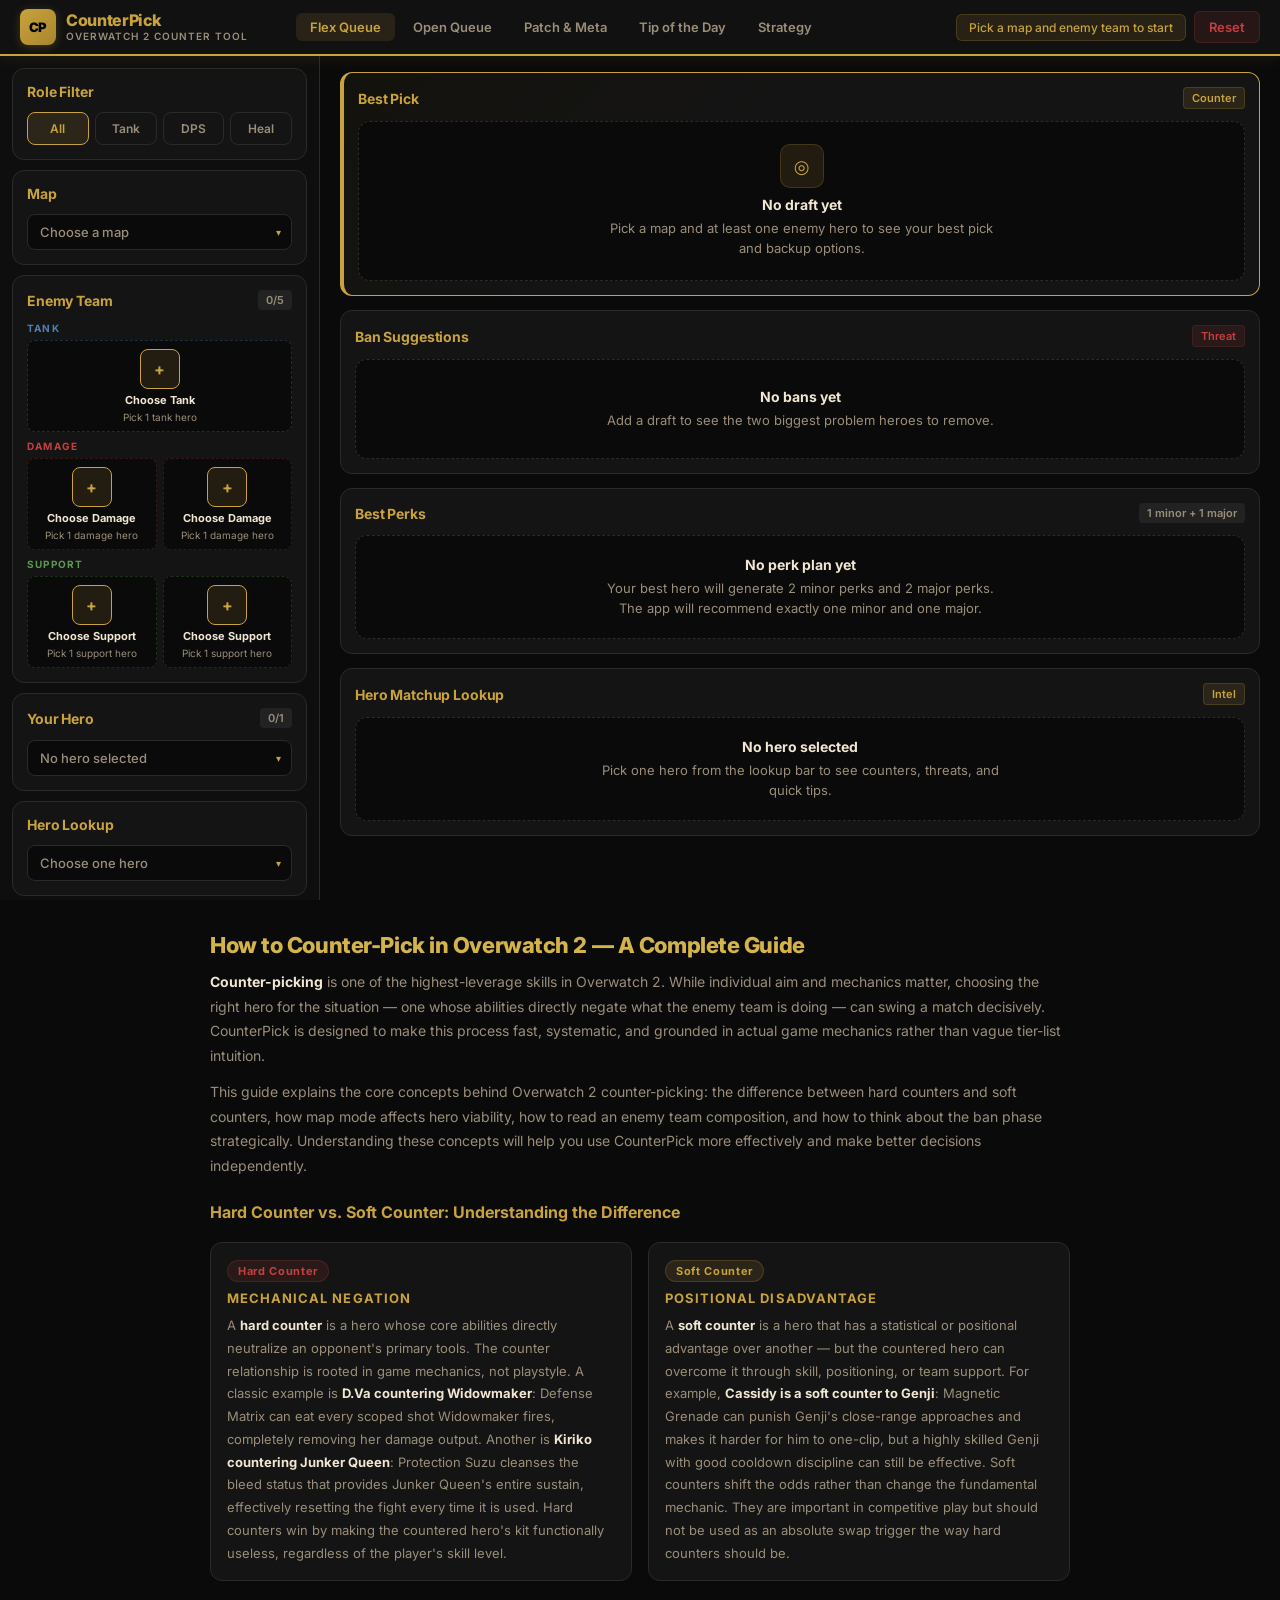
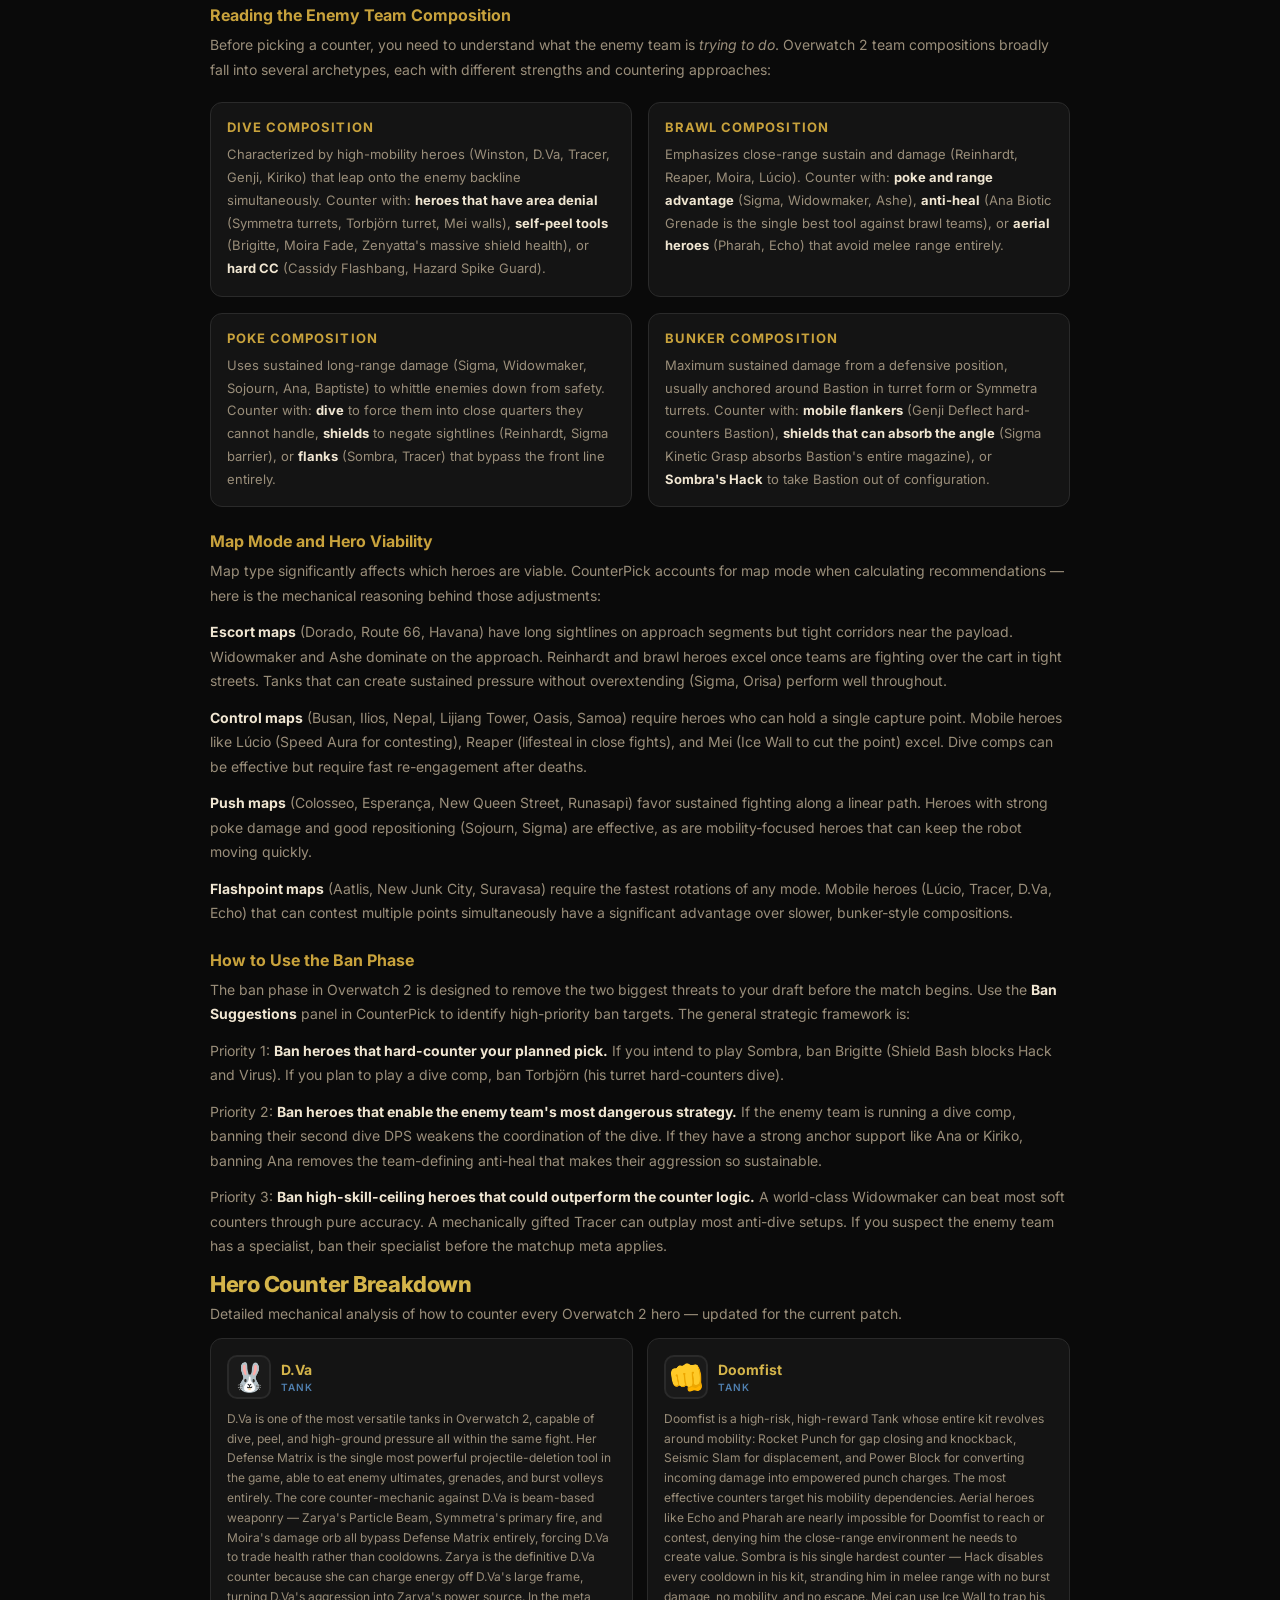
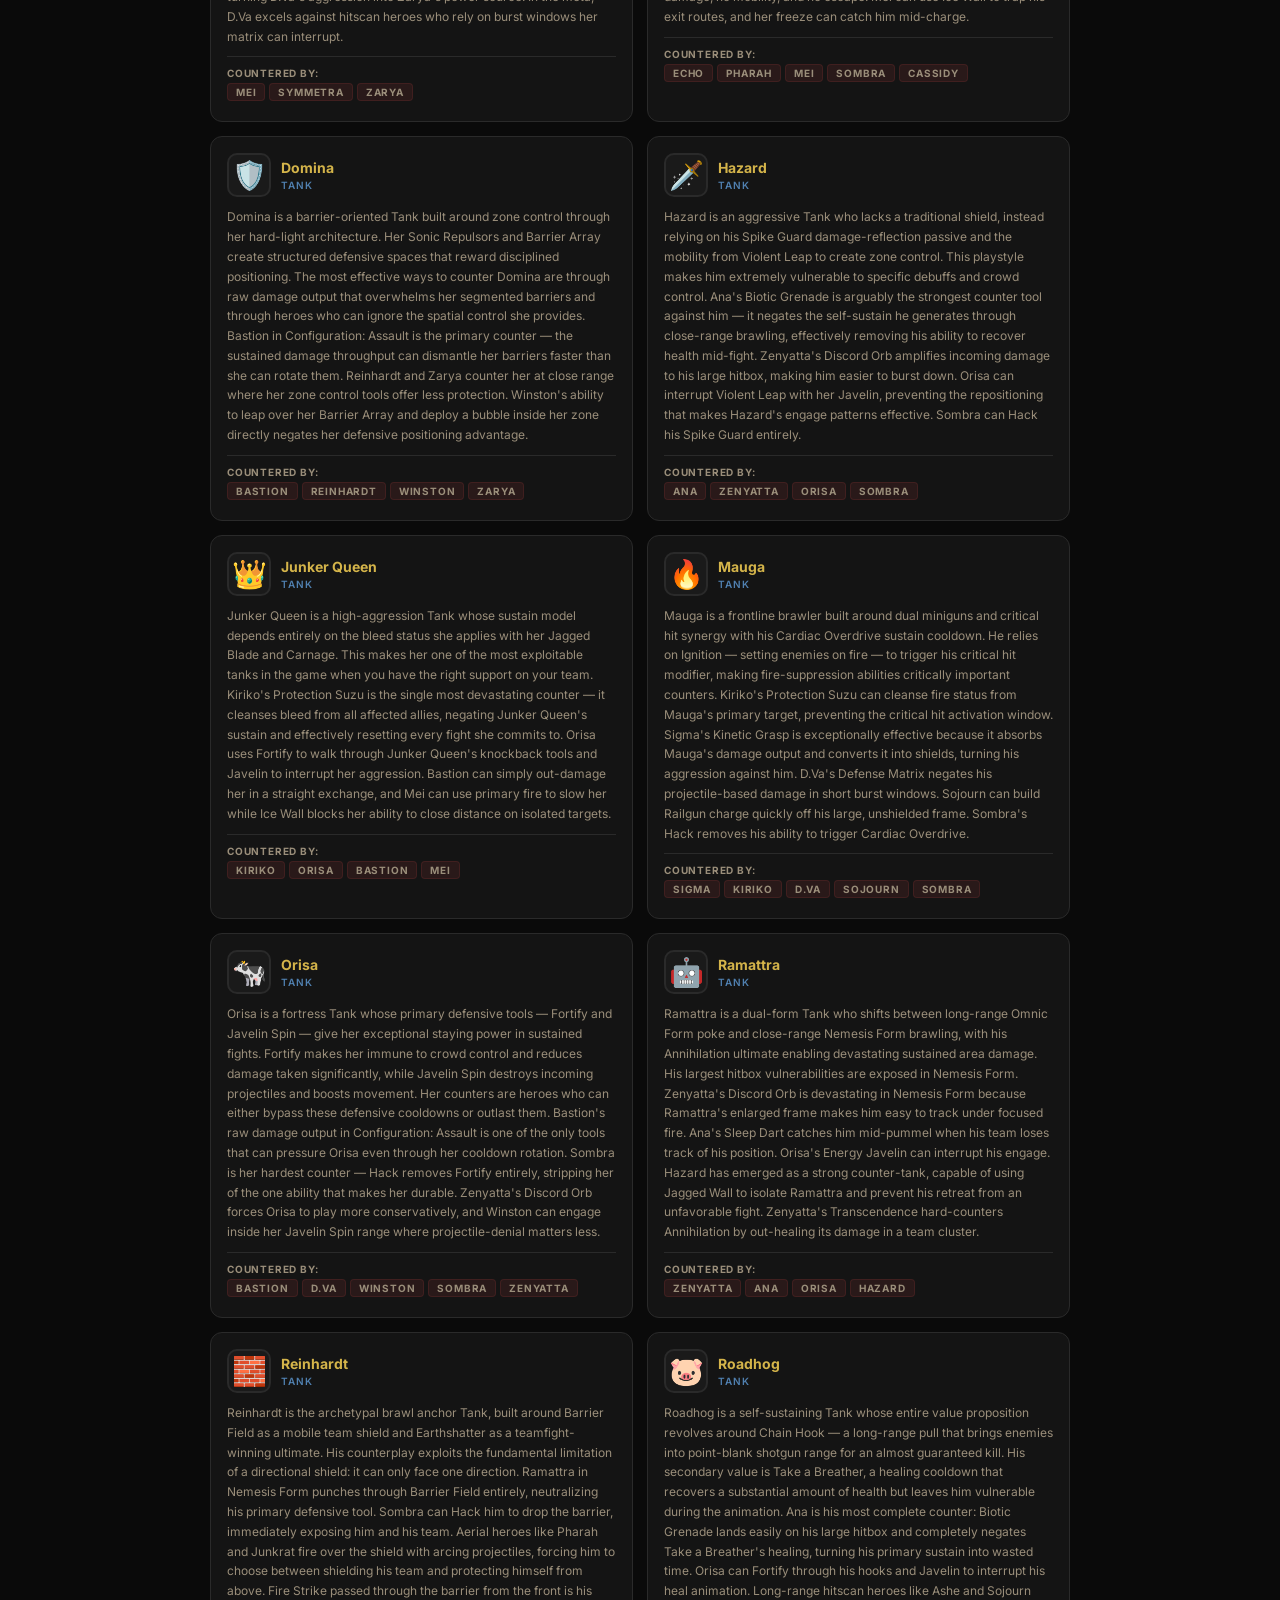
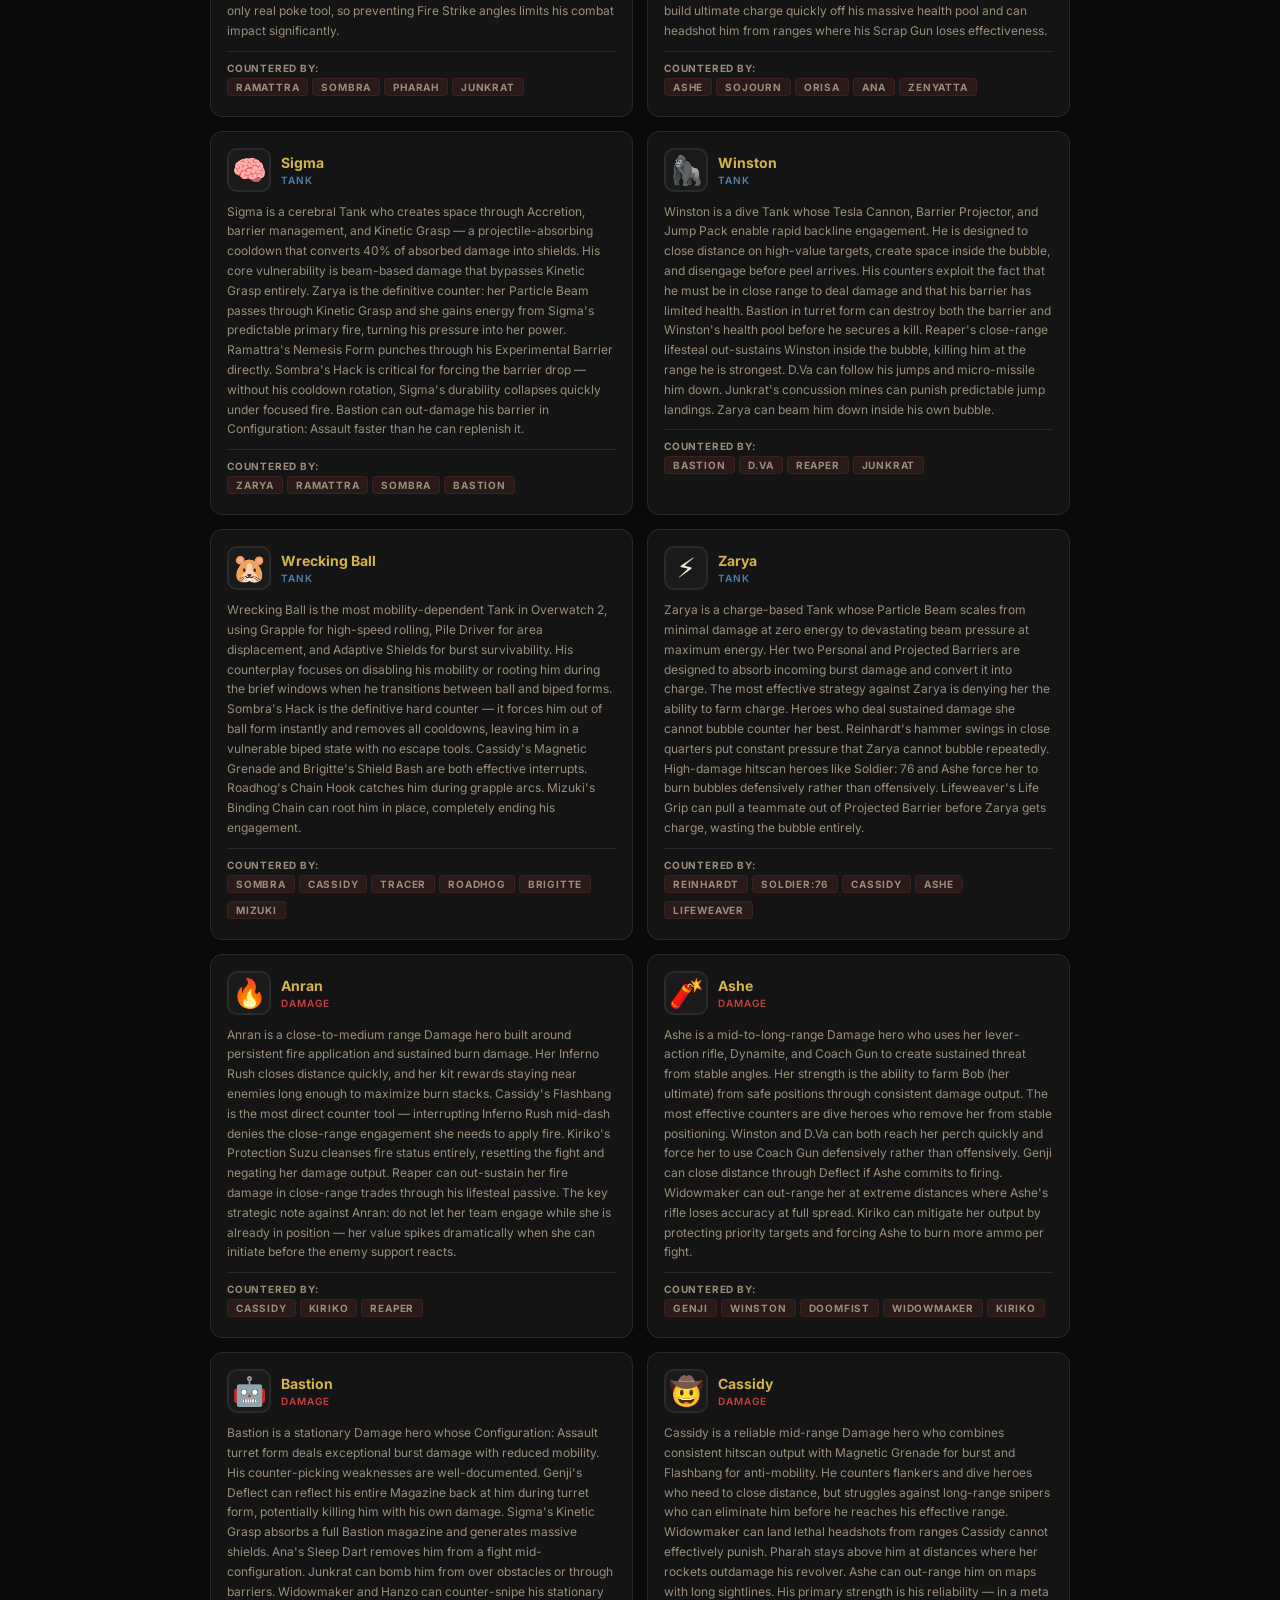
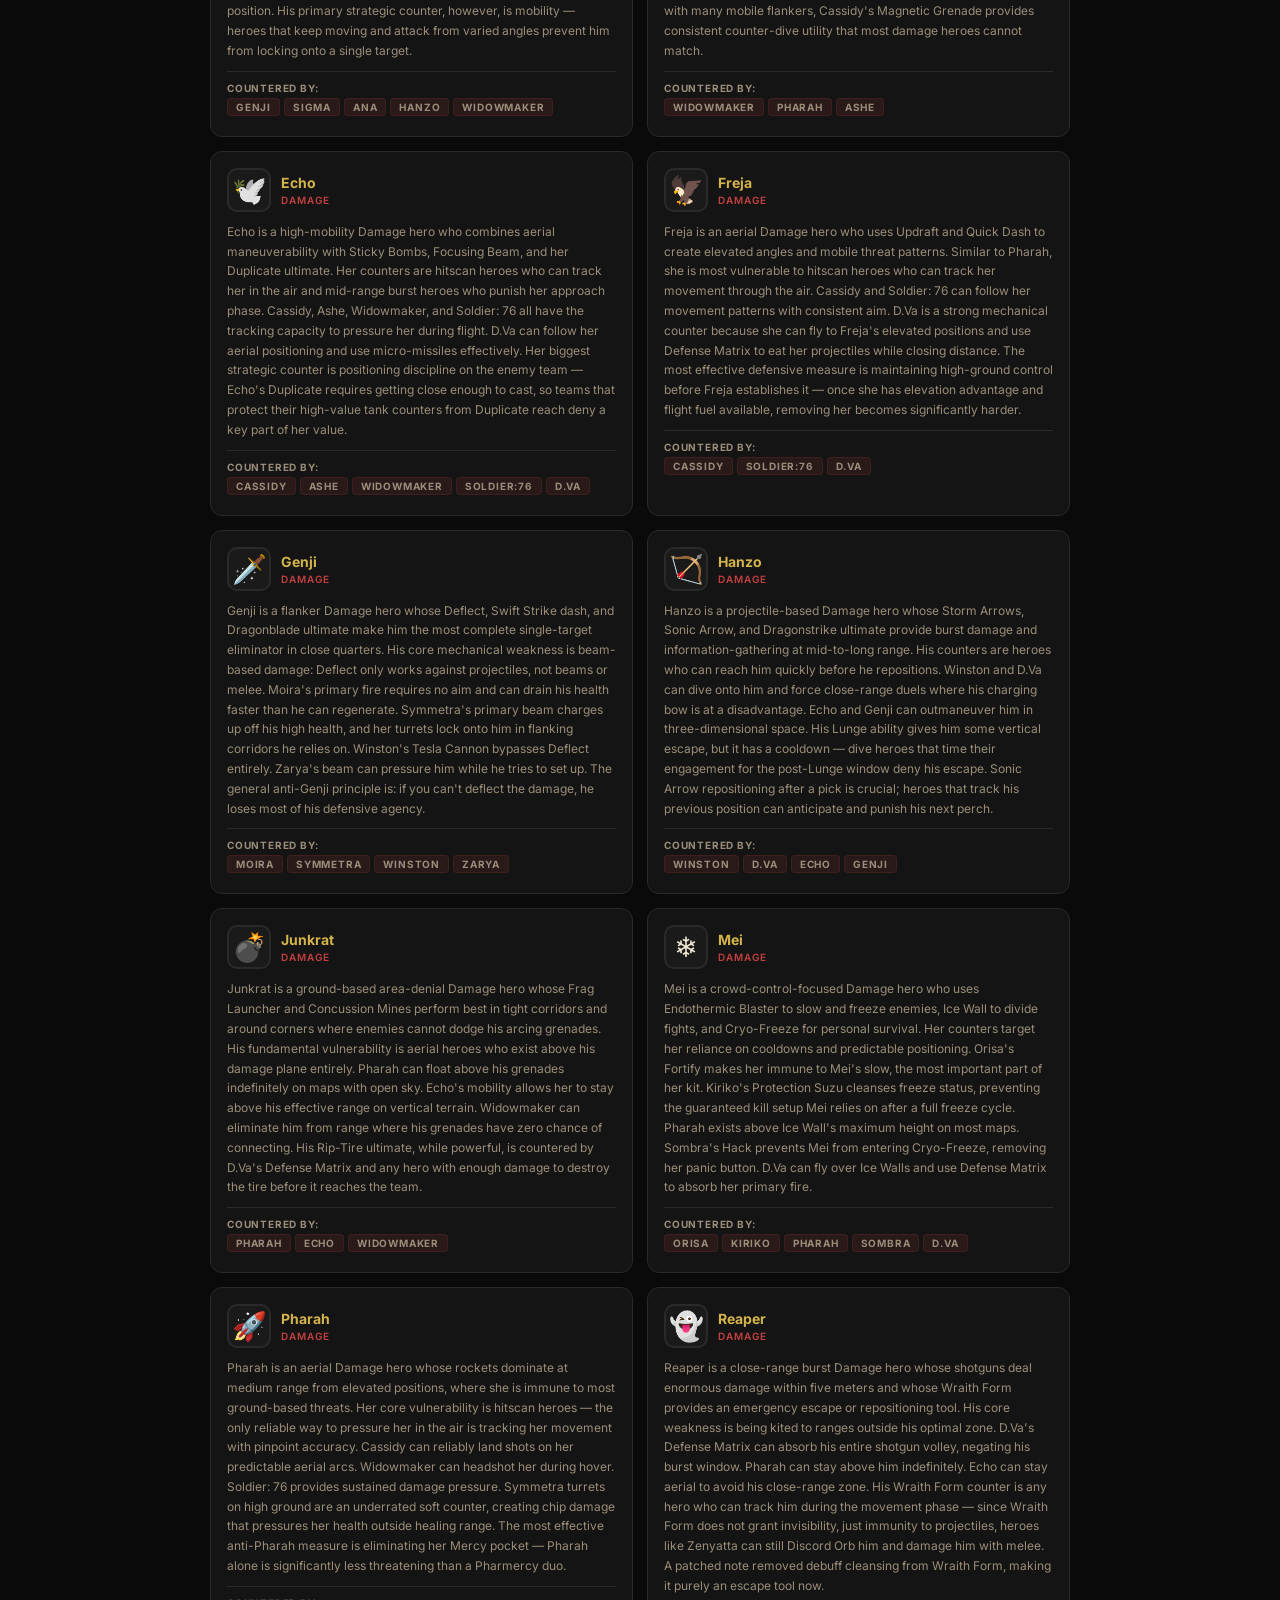
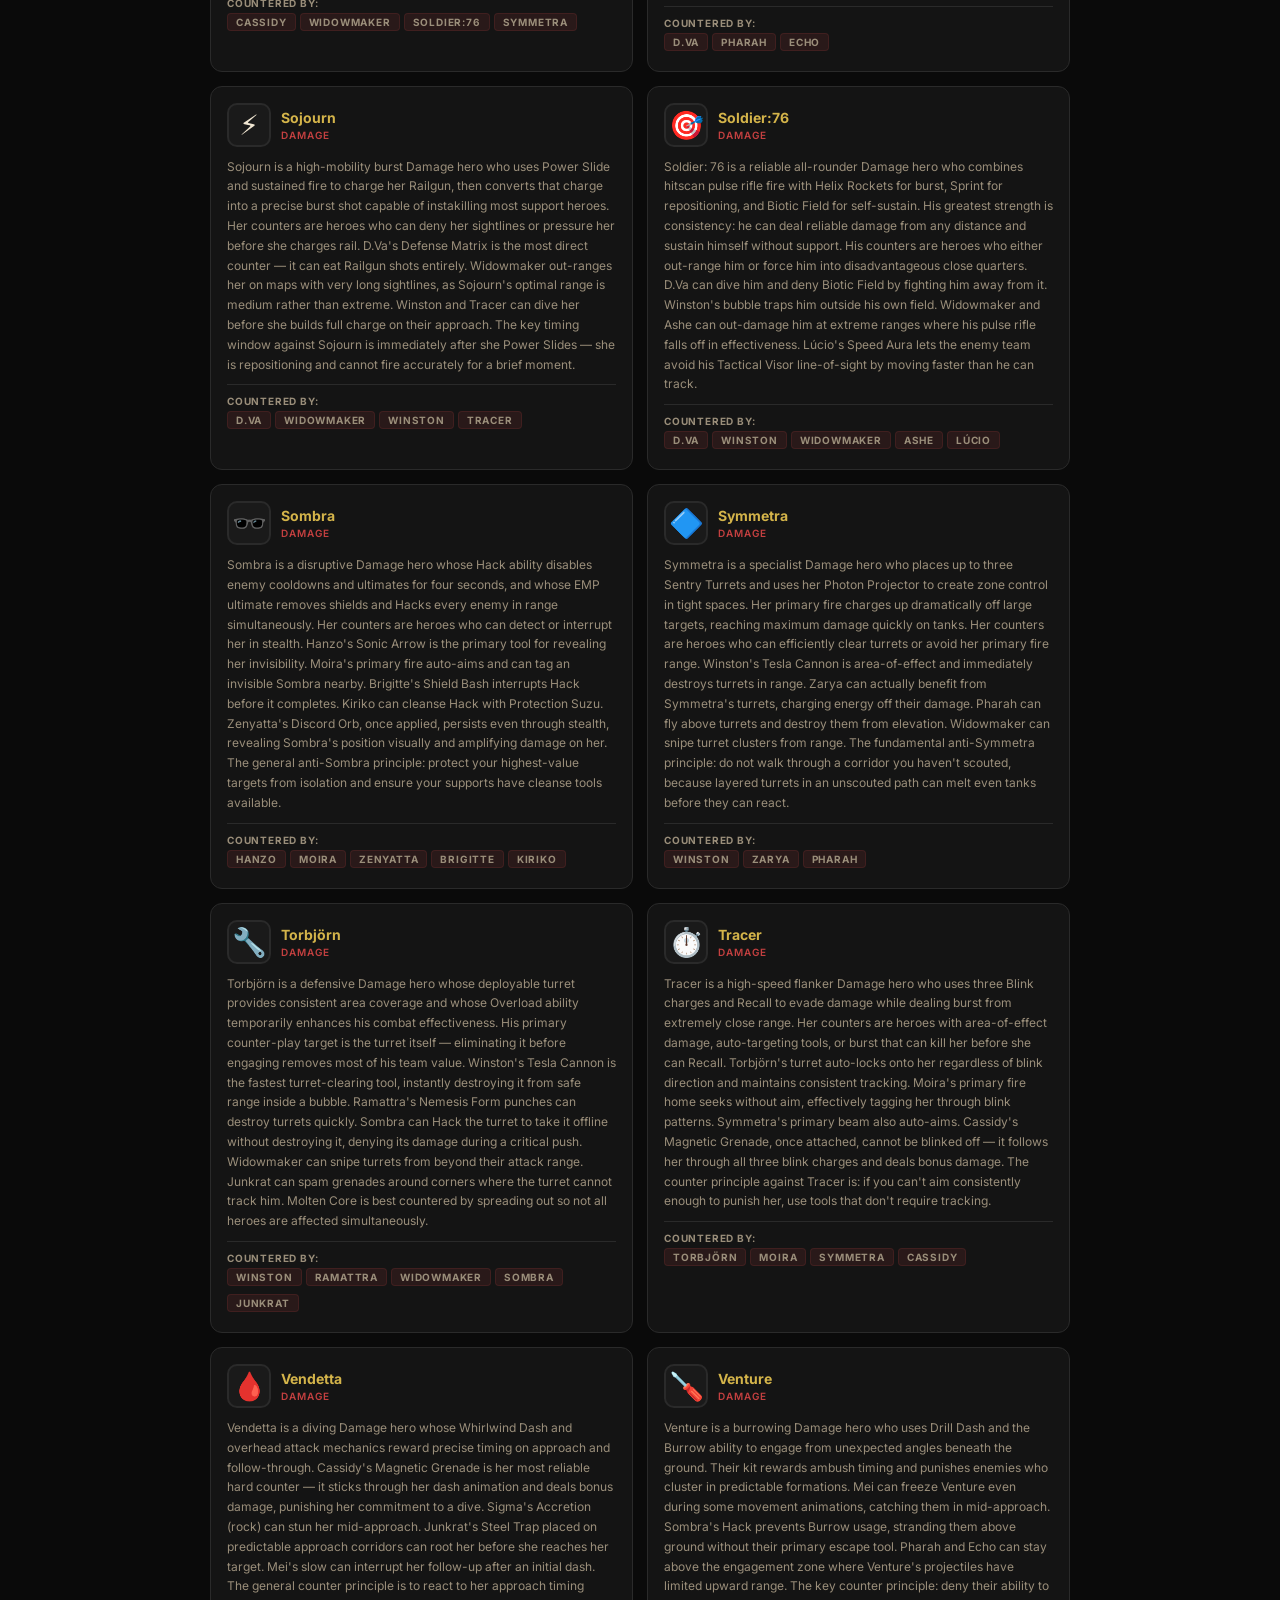
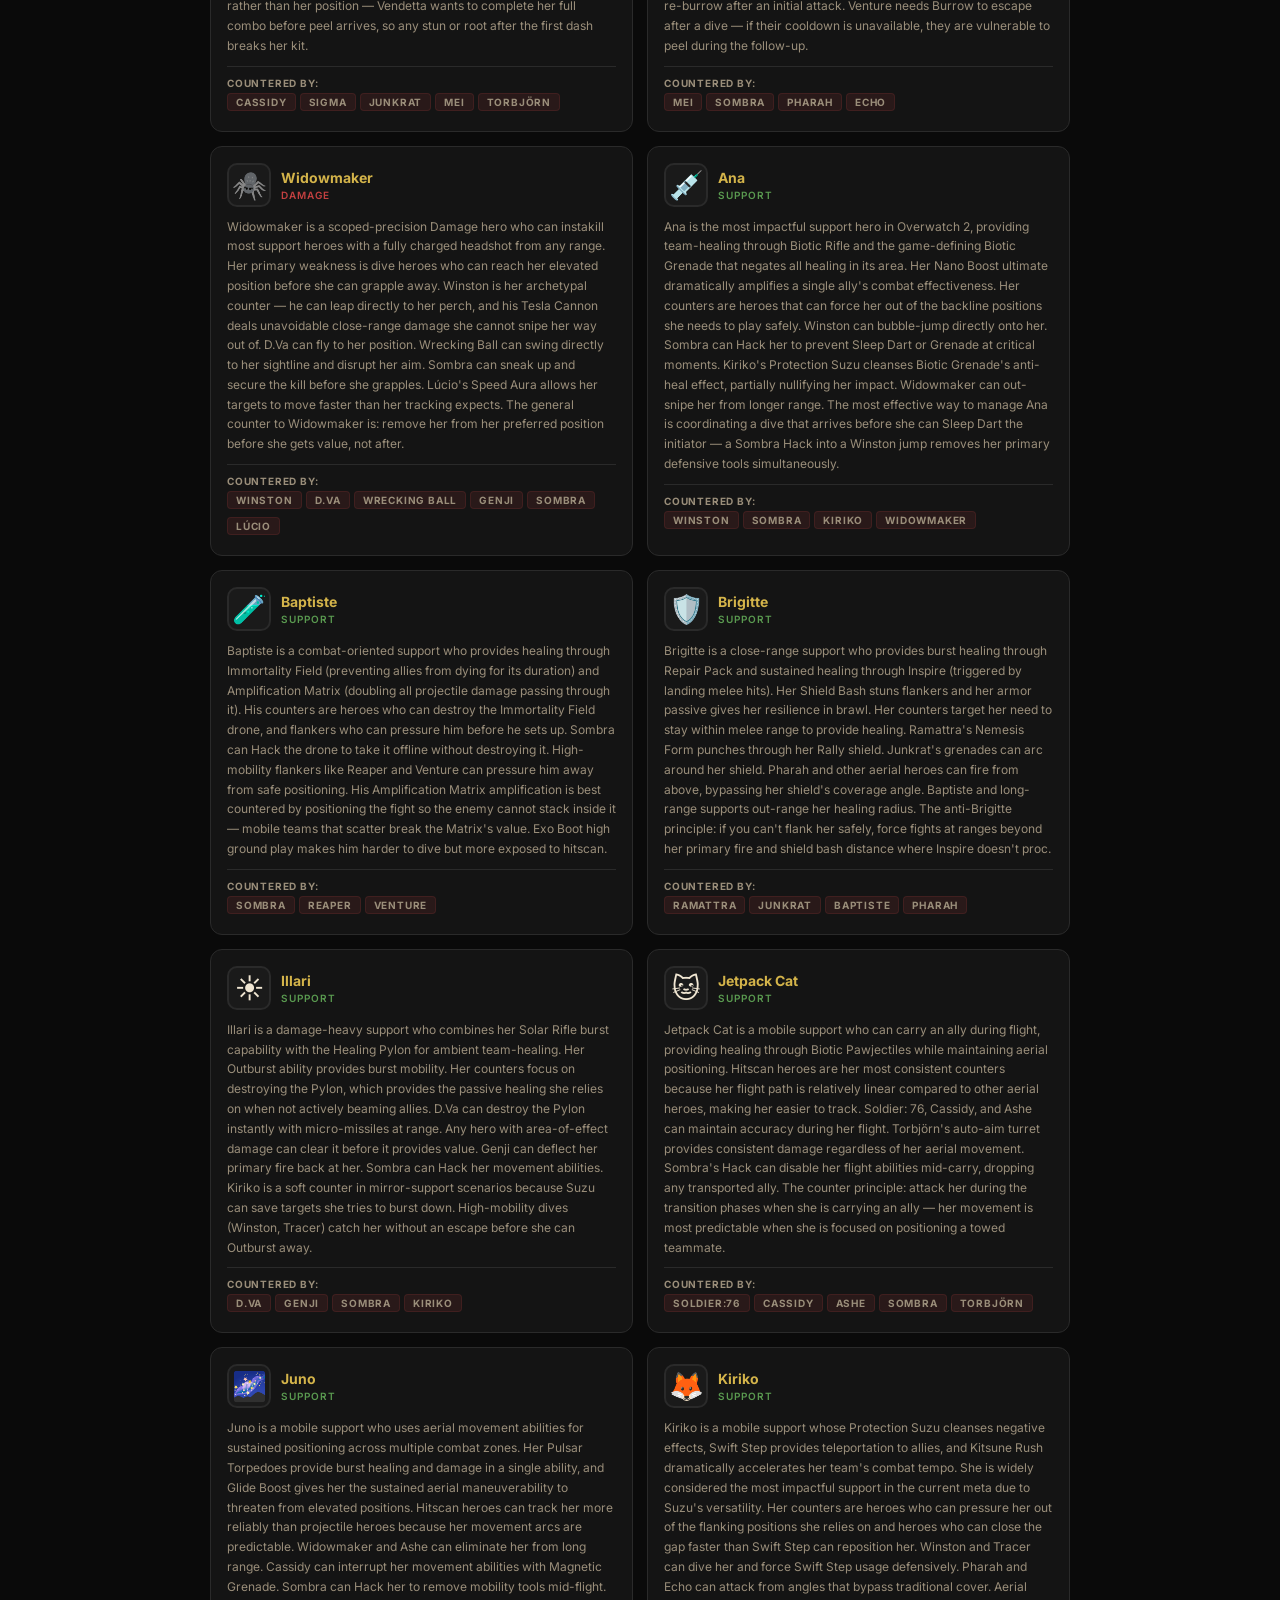
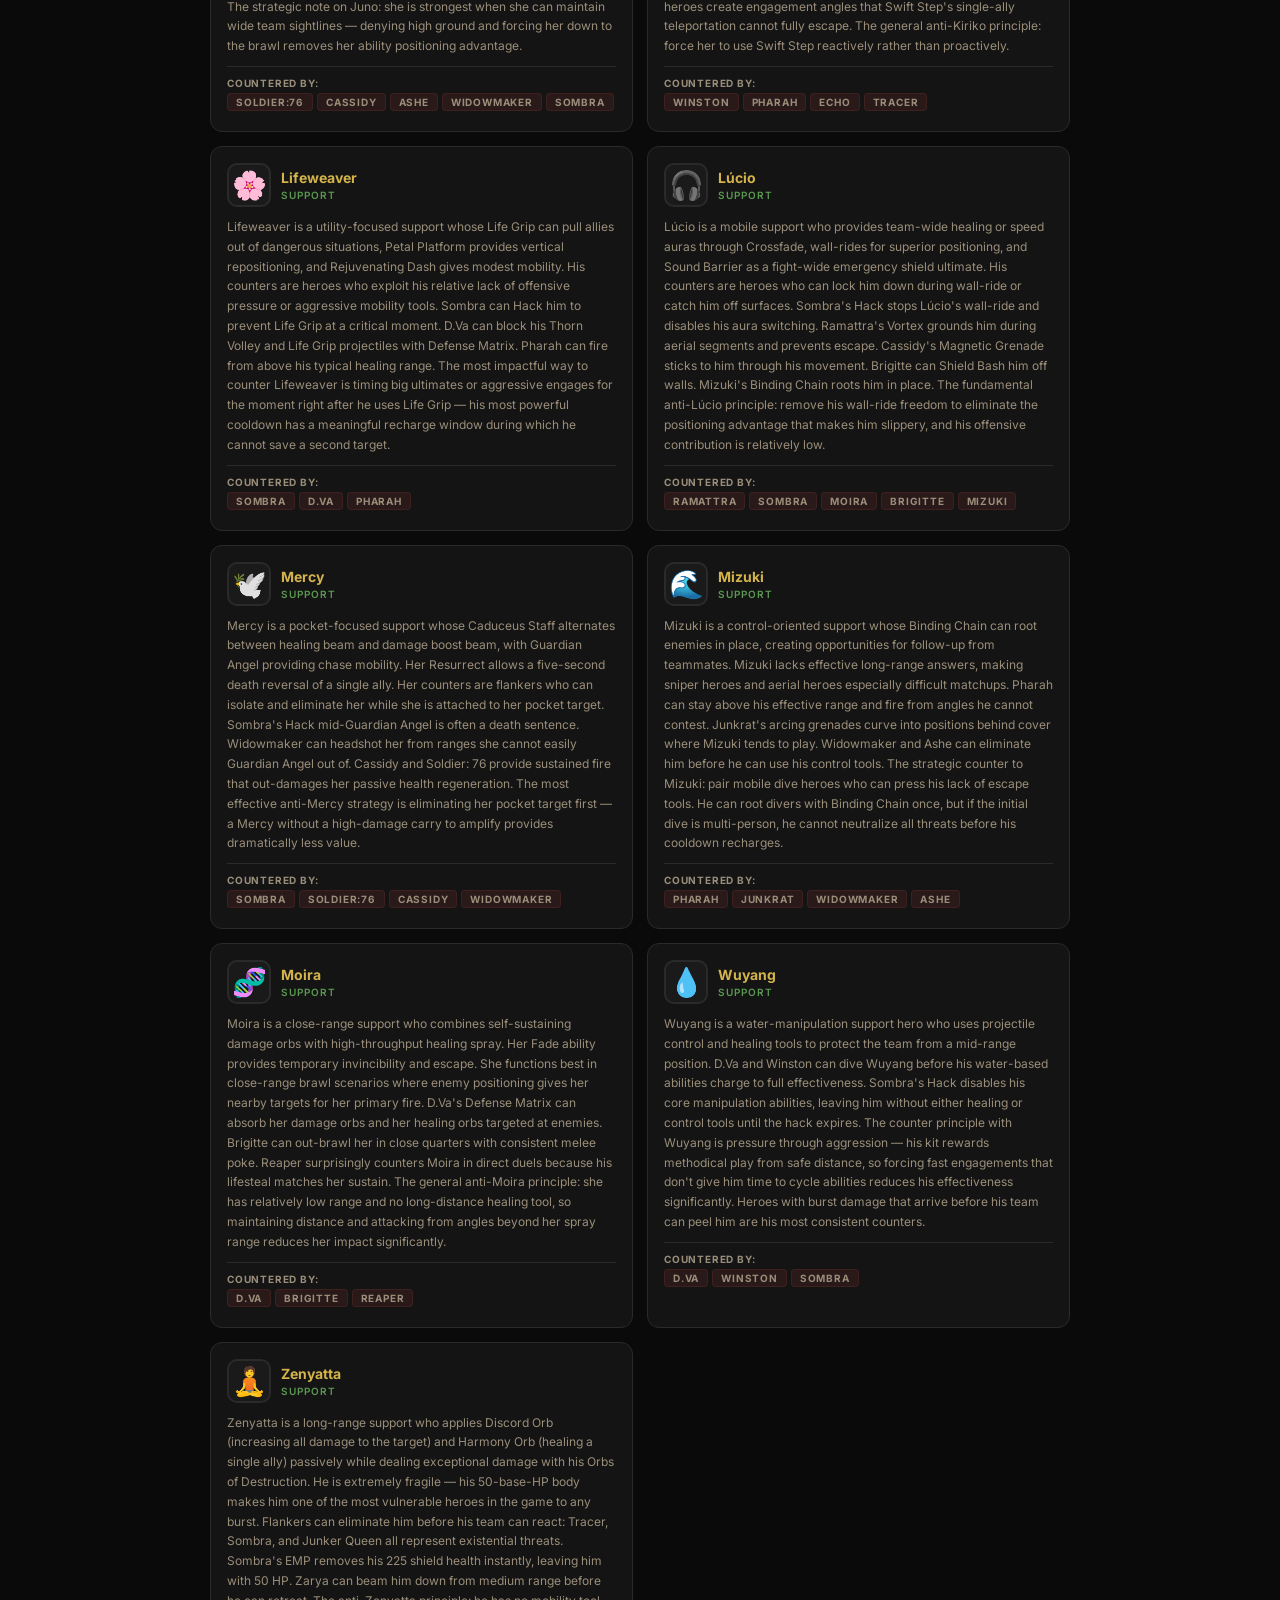
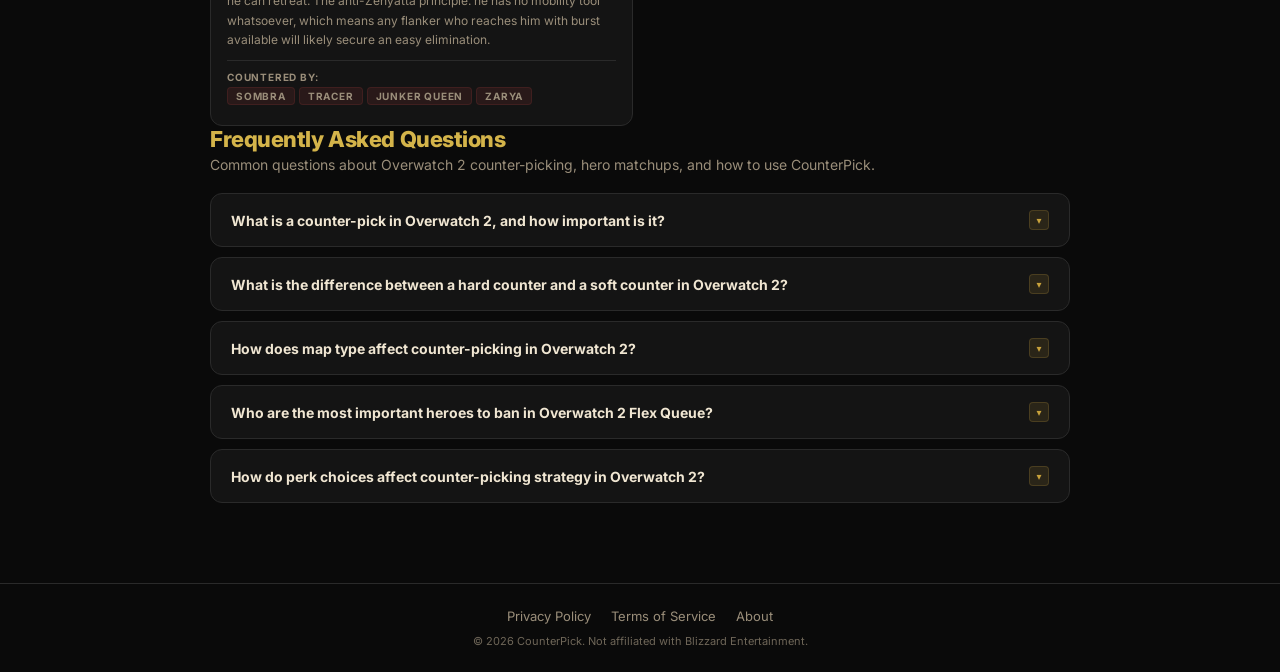
<file: index.html>
<!DOCTYPE html>
<html lang="en">
<head>
  <script async src="https://pagead2.googlesyndication.com/pagead/js/adsbygoogle.js?client=ca-pub-6708116399283518"
     crossorigin="anonymous"></script>
  <link rel="icon" href="/image.png" type="image/png">
  <meta charset="UTF-8" />
  <meta name="viewport" content="width=device-width, initial-scale=1.0" />
  <meta name="description" content="CounterPick — the free Overwatch 2 counter-pick tool. Pick a map and enemy team to get the best hero counters, ban suggestions, and perk recommendations for Flex Queue." />
  <title>CounterPick – Overwatch 2 Counter Tool</title>
  <link rel="preconnect" href="https://fonts.googleapis.com">
  <link href="https://fonts.googleapis.com/css2?family=Inter:wght@400;500;600;700;800;900&display=swap" rel="stylesheet">
  <link rel="stylesheet" href="style.css?v=8" />
  <style>
    /* ═══ SEO Content Section ═══ */
    .seo-content {
      max-width: 900px;
      margin: 32px auto 0;
      padding: 0 20px;
    }
    .seo-content h2 {
      font-size: 22px;
      font-weight: 800;
      color: var(--gold-bright);
      margin-bottom: 12px;
      letter-spacing: -.02em;
    }
    .seo-content h3 {
      font-size: 16px;
      font-weight: 700;
      color: var(--gold);
      margin: 24px 0 8px;
    }
    .seo-content p {
      font-size: 14px;
      line-height: 1.75;
      color: var(--text-secondary);
      margin-bottom: 12px;
    }
    .seo-content strong {
      color: var(--text);
    }
    .seo-grid {
      display: grid;
      grid-template-columns: 1fr 1fr;
      gap: 16px;
      margin: 20px 0;
    }
    .seo-card {
      background: var(--bg-card);
      border: 1px solid var(--border);
      border-radius: var(--radius);
      padding: 16px;
    }
    .seo-card h4 {
      font-size: 13px;
      font-weight: 700;
      color: var(--gold);
      margin-bottom: 8px;
      text-transform: uppercase;
      letter-spacing: .08em;
    }
    .seo-card p {
      font-size: 13px;
      margin: 0;
    }
    .counter-type-badge {
      display: inline-block;
      padding: 3px 10px;
      border-radius: 20px;
      font-size: 11px;
      font-weight: 700;
      letter-spacing: .06em;
      margin-bottom: 8px;
    }
    .hard-badge { background: var(--red-dim); color: var(--red); border: 1px solid rgba(196,64,64,.2); }
    .soft-badge { background: var(--gold-dim); color: var(--gold); border: 1px solid rgba(200,162,60,.2); }

    /* ═══ Hero Descriptions Section ═══ */
    .hero-desc-section {
      max-width: 900px;
      margin: 0 auto;
      padding: 0 20px;
    }
    .hero-desc-grid {
      display: grid;
      grid-template-columns: repeat(auto-fill, minmax(280px, 1fr));
      gap: 14px;
      margin-top: 16px;
    }
    .hero-desc-card {
      background: var(--bg-card);
      border: 1px solid var(--border);
      border-radius: var(--radius);
      padding: 16px;
      transition: var(--transition);
    }
    .hero-desc-card:hover { border-color: var(--gold); }
    .hero-desc-header {
      display: flex;
      align-items: center;
      gap: 10px;
      margin-bottom: 10px;
    }
    .hero-desc-emoji {
      font-size: 28px;
      width: 44px;
      height: 44px;
      display: inline-flex;
      align-items: center;
      justify-content: center;
      border-radius: 10px;
      border: 2px solid var(--border);
      background: var(--bg-card-alt);
    }
    .hero-desc-meta { display: flex; flex-direction: column; gap: 3px; }
    .hero-desc-name { font-size: 14px; font-weight: 700; color: var(--gold-bright); }
    .hero-desc-role { font-size: 10px; font-weight: 600; letter-spacing: .1em; text-transform: uppercase; color: var(--text-secondary); }
    .hero-desc-body { font-size: 12px; line-height: 1.65; color: var(--text-secondary); }
    .hero-desc-counters { margin-top: 10px; padding-top: 10px; border-top: 1px solid var(--border); }
    .hero-desc-counters span { font-size: 10px; font-weight: 700; text-transform: uppercase; letter-spacing: .08em; color: var(--text-secondary); display: block; margin-bottom: 4px; }
    .counter-tags { display: flex; flex-wrap: wrap; gap: 4px; }
    .counter-tag {
      font-size: 10px;
      font-weight: 600;
      padding: 2px 8px;
      border-radius: 4px;
      background: var(--red-dim);
      color: var(--red);
      border: 1px solid rgba(196,64,64,.15);
    }

    /* ═══ FAQ Section ═══ */
    .faq-section {
      max-width: 900px;
      margin: 0 auto;
      padding: 0 20px 48px;
    }
    .faq-section h2 {
      font-size: 22px;
      font-weight: 800;
      color: var(--gold-bright);
      margin-bottom: 4px;
      letter-spacing: -.02em;
    }
    .faq-section .faq-subtitle {
      font-size: 14px;
      color: var(--text-secondary);
      margin-bottom: 20px;
    }
    .faq-list { display: grid; gap: 10px; }
    .faq-item {
      background: var(--bg-card);
      border: 1px solid var(--border);
      border-radius: var(--radius);
      overflow: hidden;
      transition: var(--transition);
    }
    .faq-item:hover { border-color: var(--gold); }
    .faq-question {
      width: 100%;
      text-align: left;
      padding: 16px 20px;
      font-size: 14px;
      font-weight: 700;
      color: var(--text);
      background: none;
      border: none;
      cursor: pointer;
      display: flex;
      justify-content: space-between;
      align-items: center;
      gap: 12px;
      transition: var(--transition);
    }
    .faq-question:hover { color: var(--gold); }
    .faq-question[aria-expanded="true"] { color: var(--gold); }
    .faq-chevron {
      flex-shrink: 0;
      width: 20px;
      height: 20px;
      border-radius: 4px;
      background: var(--gold-dim);
      border: 1px solid rgba(200,162,60,.2);
      display: grid;
      place-items: center;
      font-size: 10px;
      color: var(--gold);
      transition: transform var(--transition);
    }
    .faq-question[aria-expanded="true"] .faq-chevron { transform: rotate(180deg); }
    .faq-answer {
      max-height: 0;
      overflow: hidden;
      transition: max-height 0.3s ease;
    }
    .faq-answer.open { max-height: 600px; }
    .faq-answer-inner {
      padding: 0 20px 16px;
      font-size: 13px;
      line-height: 1.7;
      color: var(--text-secondary);
      border-top: 1px solid var(--border);
      padding-top: 14px;
    }
    .faq-answer-inner strong { color: var(--text); }

    @media(max-width:620px) {
      .seo-grid { grid-template-columns: 1fr; }
      .hero-desc-grid { grid-template-columns: 1fr; }
    }
  </style>
</head>
<body>

  <header class="topbar">
    <div class="topbar-left">
      <div class="logo">
        <div class="logo-icon">CP</div>
        <div>
          <h1>CounterPick</h1>
          <p class="eyebrow">OVERWATCH 2 COUNTER TOOL</p>
        </div>
      </div>
    </div>
    <nav class="topbar-nav">
      <a class="nav-link active" href="index.html">Flex Queue</a>
      <a class="nav-link" href="open-queue.html">Open Queue</a>
      <a class="nav-link" href="hero-insights.html">Patch &amp; Meta</a>
      <a class="nav-link" href="tip.html">Tip of the Day</a>
      <a class="nav-link" href="strategy.html">Strategy</a>
    </nav>
    <div class="topbar-actions">
      <div class="status-chip" id="status-chip">Pick a map and enemy team to start</div>
      <button id="reset-btn" class="btn btn-danger" type="button">Reset</button>
    </div>
  </header>

  <main class="app-layout">
    <!-- ═══ LEFT SIDEBAR ═══ -->
    <aside class="sidebar">

      <section class="card">
        <div class="card-header">
          <h2>Role Filter</h2>
        </div>
        <div class="role-bar" id="role-bar">
          <button class="role-btn active" data-role="All" type="button"><span>All</span></button>
          <button class="role-btn tank" data-role="Tank" type="button"><span>Tank</span></button>
          <button class="role-btn damage" data-role="Damage" type="button"><span>DPS</span></button>
          <button class="role-btn support" data-role="Support" type="button"><span>Heal</span></button>
        </div>
      </section>

      <section class="card">
        <div class="card-header">
          <h2>Map</h2>
        </div>
        <button id="map-select-btn" class="picker-trigger empty" type="button">Choose a map</button>
      </section>

      <section class="card">
        <div class="card-header">
          <h2>Enemy Team</h2>
          <span class="badge" id="enemy-count">0/5</span>
        </div>
        <div class="slot-groups">
          <div class="slot-group">
            <div class="slot-role-title tank-label">Tank</div>
            <button class="hero-slot tank-slot" data-slot="tank" data-role="Tank" type="button" aria-label="Select enemy tank hero"></button>
          </div>
          <div class="slot-group">
            <div class="slot-role-title dps-label">Damage</div>
            <div class="slot-row">
              <button class="hero-slot damage-slot" data-slot="damage1" data-role="Damage" type="button" aria-label="Select first enemy damage hero"></button>
              <button class="hero-slot damage-slot" data-slot="damage2" data-role="Damage" type="button" aria-label="Select second enemy damage hero"></button>
            </div>
          </div>
          <div class="slot-group">
            <div class="slot-role-title heal-label">Support</div>
            <div class="slot-row">
              <button class="hero-slot support-slot" data-slot="support1" data-role="Support" type="button" aria-label="Select first enemy support hero"></button>
              <button class="hero-slot support-slot" data-slot="support2" data-role="Support" type="button" aria-label="Select second enemy support hero"></button>
            </div>
          </div>
        </div>
      </section>

      <section class="card">
        <div class="card-header">
          <h2>Your Hero</h2>
          <span class="badge" id="player-count">0/1</span>
        </div>
        <button id="player-hero-btn" class="picker-trigger empty" type="button">No hero selected</button>
        <div id="player-hero-info"></div>
      </section>

      <section class="card">
        <div class="card-header">
          <h2>Hero Lookup</h2>
        </div>
        <button id="hero-lookup-btn" class="picker-trigger empty" type="button">Choose one hero</button>
      </section>

    </aside>

    <!-- ═══ MAIN CONTENT ═══ -->
    <div class="main-content">

      <section class="card card-accent">
        <div class="card-header">
          <h2>Best Pick</h2>
          <span class="badge badge-orange">Counter</span>
        </div>
        <div id="results-container" class="results-container">
          <div class="empty-state">
            <div class="empty-icon">?</div>
            <h3>No draft yet</h3>
            <p>Pick a map and at least one enemy hero to see your best pick and backup options.</p>
          </div>
        </div>
      </section>

      <section class="card">
        <div class="card-header">
          <h2>Ban Suggestions</h2>
          <span class="badge badge-red">Threat</span>
        </div>
        <div id="ban-container" class="ban-list">
          <div class="empty-state compact">
            <h3>No bans yet</h3>
            <p>Add a draft to see the two biggest problem heroes to remove.</p>
          </div>
        </div>
      </section>

      <section class="card">
        <div class="card-header">
          <h2>Best Perks</h2>
          <span class="badge">1 minor + 1 major</span>
        </div>
        <div id="perk-container" class="perk-container">
          <div class="empty-state compact">
            <h3>No perk plan yet</h3>
            <p>Your best hero will generate perk recommendations.</p>
          </div>
        </div>
      </section>

      <section class="card">
        <div class="card-header">
          <h2>Hero Matchup Lookup</h2>
          <span class="badge badge-blue">Intel</span>
        </div>
        <div id="lookup-container" class="lookup-grid">
          <div class="empty-state compact">
            <h3>No hero selected</h3>
            <p>Pick one hero from the sidebar lookup to see counters, threats, and quick tips.</p>
          </div>
        </div>
      </section>

    </div>
  </main>

  <!-- ═══════════════════════════════════════════════════════
       SEO CONTENT LAYER — Strategic Overwatch 2 Guide
       Visible to Google crawler, adds keyword density and E-E-A-T signals
       ═══════════════════════════════════════════════════════ -->

  <section class="seo-content" aria-label="Overwatch 2 counter-pick strategy guide">
    <h2>How to Counter-Pick in Overwatch 2 — A Complete Guide</h2>

    <p>
      <strong>Counter-picking</strong> is one of the highest-leverage skills in Overwatch 2. While individual aim and mechanics matter, choosing the right hero for the situation — one whose abilities directly negate what the enemy team is doing — can swing a match decisively. CounterPick is designed to make this process fast, systematic, and grounded in actual game mechanics rather than vague tier-list intuition.
    </p>

    <p>
      This guide explains the core concepts behind Overwatch 2 counter-picking: the difference between hard counters and soft counters, how map mode affects hero viability, how to read an enemy team composition, and how to think about the ban phase strategically. Understanding these concepts will help you use CounterPick more effectively and make better decisions independently.
    </p>

    <h3>Hard Counter vs. Soft Counter: Understanding the Difference</h3>

    <div class="seo-grid">
      <div class="seo-card">
        <div class="counter-type-badge hard-badge">Hard Counter</div>
        <h4>Mechanical Negation</h4>
        <p>A <strong>hard counter</strong> is a hero whose core abilities directly neutralize an opponent's primary tools. The counter relationship is rooted in game mechanics, not playstyle. A classic example is <strong>D.Va countering Widowmaker</strong>: Defense Matrix can eat every scoped shot Widowmaker fires, completely removing her damage output. Another is <strong>Kiriko countering Junker Queen</strong>: Protection Suzu cleanses the bleed status that provides Junker Queen's entire sustain, effectively resetting the fight every time it is used. Hard counters win by making the countered hero's kit functionally useless, regardless of the player's skill level.</p>
      </div>
      <div class="seo-card">
        <div class="counter-type-badge soft-badge">Soft Counter</div>
        <h4>Positional Disadvantage</h4>
        <p>A <strong>soft counter</strong> is a hero that has a statistical or positional advantage over another — but the countered hero can overcome it through skill, positioning, or team support. For example, <strong>Cassidy is a soft counter to Genji</strong>: Magnetic Grenade can punish Genji's close-range approaches and makes it harder for him to one-clip, but a highly skilled Genji with good cooldown discipline can still be effective. Soft counters shift the odds rather than change the fundamental mechanic. They are important in competitive play but should not be used as an absolute swap trigger the way hard counters should be.</p>
      </div>
    </div>

    <h3>Reading the Enemy Team Composition</h3>

    <p>
      Before picking a counter, you need to understand what the enemy team is <em>trying to do</em>. Overwatch 2 team compositions broadly fall into several archetypes, each with different strengths and countering approaches:
    </p>

    <div class="seo-grid">
      <div class="seo-card">
        <h4>Dive Composition</h4>
        <p>Characterized by high-mobility heroes (Winston, D.Va, Tracer, Genji, Kiriko) that leap onto the enemy backline simultaneously. Counter with: <strong>heroes that have area denial</strong> (Symmetra turrets, Torbjörn turret, Mei walls), <strong>self-peel tools</strong> (Brigitte, Moira Fade, Zenyatta's massive shield health), or <strong>hard CC</strong> (Cassidy Flashbang, Hazard Spike Guard).</p>
      </div>
      <div class="seo-card">
        <h4>Brawl Composition</h4>
        <p>Emphasizes close-range sustain and damage (Reinhardt, Reaper, Moira, Lúcio). Counter with: <strong>poke and range advantage</strong> (Sigma, Widowmaker, Ashe), <strong>anti-heal</strong> (Ana Biotic Grenade is the single best tool against brawl teams), or <strong>aerial heroes</strong> (Pharah, Echo) that avoid melee range entirely.</p>
      </div>
      <div class="seo-card">
        <h4>Poke Composition</h4>
        <p>Uses sustained long-range damage (Sigma, Widowmaker, Sojourn, Ana, Baptiste) to whittle enemies down from safety. Counter with: <strong>dive</strong> to force them into close quarters they cannot handle, <strong>shields</strong> to negate sightlines (Reinhardt, Sigma barrier), or <strong>flanks</strong> (Sombra, Tracer) that bypass the front line entirely.</p>
      </div>
      <div class="seo-card">
        <h4>Bunker Composition</h4>
        <p>Maximum sustained damage from a defensive position, usually anchored around Bastion in turret form or Symmetra turrets. Counter with: <strong>mobile flankers</strong> (Genji Deflect hard-counters Bastion), <strong>shields that can absorb the angle</strong> (Sigma Kinetic Grasp absorbs Bastion's entire magazine), or <strong>Sombra's Hack</strong> to take Bastion out of configuration.</p>
      </div>
    </div>

    <h3>Map Mode and Hero Viability</h3>

    <p>
      Map type significantly affects which heroes are viable. CounterPick accounts for map mode when calculating recommendations — here is the mechanical reasoning behind those adjustments:
    </p>

    <p>
      <strong>Escort maps</strong> (Dorado, Route 66, Havana) have long sightlines on approach segments but tight corridors near the payload. Widowmaker and Ashe dominate on the approach. Reinhardt and brawl heroes excel once teams are fighting over the cart in tight streets. Tanks that can create sustained pressure without overextending (Sigma, Orisa) perform well throughout.
    </p>

    <p>
      <strong>Control maps</strong> (Busan, Ilios, Nepal, Lijiang Tower, Oasis, Samoa) require heroes who can hold a single capture point. Mobile heroes like Lúcio (Speed Aura for contesting), Reaper (lifesteal in close fights), and Mei (Ice Wall to cut the point) excel. Dive comps can be effective but require fast re-engagement after deaths.
    </p>

    <p>
      <strong>Push maps</strong> (Colosseo, Esperança, New Queen Street, Runasapi) favor sustained fighting along a linear path. Heroes with strong poke damage and good repositioning (Sojourn, Sigma) are effective, as are mobility-focused heroes that can keep the robot moving quickly.
    </p>

    <p>
      <strong>Flashpoint maps</strong> (Aatlis, New Junk City, Suravasa) require the fastest rotations of any mode. Mobile heroes (Lúcio, Tracer, D.Va, Echo) that can contest multiple points simultaneously have a significant advantage over slower, bunker-style compositions.
    </p>

    <h3>How to Use the Ban Phase</h3>

    <p>
      The ban phase in Overwatch 2 is designed to remove the two biggest threats to your draft before the match begins. Use the <strong>Ban Suggestions</strong> panel in CounterPick to identify high-priority ban targets. The general strategic framework is:
    </p>

    <p>
      Priority 1: <strong>Ban heroes that hard-counter your planned pick.</strong> If you intend to play Sombra, ban Brigitte (Shield Bash blocks Hack and Virus). If you plan to play a dive comp, ban Torbjörn (his turret hard-counters dive).
    </p>

    <p>
      Priority 2: <strong>Ban heroes that enable the enemy team's most dangerous strategy.</strong> If the enemy team is running a dive comp, banning their second dive DPS weakens the coordination of the dive. If they have a strong anchor support like Ana or Kiriko, banning Ana removes the team-defining anti-heal that makes their aggression so sustainable.
    </p>

    <p>
      Priority 3: <strong>Ban high-skill-ceiling heroes that could outperform the counter logic.</strong> A world-class Widowmaker can beat most soft counters through pure accuracy. A mechanically gifted Tracer can outplay most anti-dive setups. If you suspect the enemy team has a specialist, ban their specialist before the matchup meta applies.
    </p>
  </section>

  <!-- ═══════════════════════════════════════════════════════
       HERO DESCRIPTIONS — SEO & Education
       ═══════════════════════════════════════════════════════ -->

  <section class="hero-desc-section" aria-label="Overwatch 2 hero counter descriptions">
    <h2 style="font-size:22px;font-weight:800;color:var(--gold-bright);margin-bottom:4px;letter-spacing:-.02em;padding:0 0 4px">Hero Counter Breakdown</h2>
    <p style="font-size:14px;color:var(--text-secondary);margin-bottom:16px">Detailed mechanical analysis of how to counter every Overwatch 2 hero — updated for the current patch.</p>

    <div class="hero-desc-grid" id="hero-desc-grid">
      <!-- Populated by script below -->
    </div>
  </section>

  <!-- ═══════════════════════════════════════════════════════
       FAQ SECTION
       ═══════════════════════════════════════════════════════ -->

  <section class="faq-section" aria-label="Frequently asked questions about Overwatch 2 counter-picking">
    <h2>Frequently Asked Questions</h2>
    <p class="faq-subtitle">Common questions about Overwatch 2 counter-picking, hero matchups, and how to use CounterPick.</p>

    <div class="faq-list" role="list">

      <div class="faq-item" role="listitem">
        <button class="faq-question" aria-expanded="false" aria-controls="faq-1">
          What is a counter-pick in Overwatch 2, and how important is it?
          <span class="faq-chevron" aria-hidden="true">▾</span>
        </button>
        <div class="faq-answer" id="faq-1" role="region">
          <div class="faq-answer-inner">
            <p>A <strong>counter-pick</strong> in Overwatch 2 is the act of selecting a hero whose abilities specifically negate or punish the hero being played by an opponent. Counter-picking is one of the most impactful strategic decisions you can make in a match — arguably more impactful than raw mechanical skill at lower and mid-ranks, because a hard counter relationship means the countered hero's core kit is simply less effective regardless of how well they play it.</p>
            <p>For example, if the enemy team has a Roadhog, switching to Ana counters him extremely hard: Biotic Grenade completely negates Take a Breather, turning his primary sustain cooldown into zero healing. The Roadhog is now a 600 HP hero with no reliable self-heal in a game where he is being focused. No amount of skill compensates for that mechanical mismatch at a fundamental level.</p>
            <p>That said, counter-picking is one factor among many. Coordination, positioning, ultimate economy, and individual mechanics all matter too. CounterPick gives you the best possible starting point — the hero that gives you the highest mechanical edge — and from there, your execution determines the outcome.</p>
          </div>
        </div>
      </div>

      <div class="faq-item" role="listitem">
        <button class="faq-question" aria-expanded="false" aria-controls="faq-2">
          What is the difference between a hard counter and a soft counter in Overwatch 2?
          <span class="faq-chevron" aria-hidden="true">▾</span>
        </button>
        <div class="faq-answer" id="faq-2" role="region">
          <div class="faq-answer-inner">
            <p>A <strong>hard counter</strong> is a hero whose core ability set mechanically negates the countered hero's primary tools. The interaction is built into the game's ability design — it is not a playstyle preference. Hard counters include relationships like <strong>Sigma's Kinetic Grasp absorbing Bastion's entire magazine</strong>, <strong>D.Va's Defense Matrix eating Widowmaker's charged shots</strong>, and <strong>Kiriko's Protection Suzu cleansing Junker Queen's bleed</strong>. Against a hard counter, even the best player on the countered hero will struggle to create value at the same rate they normally would.</p>
            <p>A <strong>soft counter</strong> creates a statistical or positional disadvantage without fully negating the hero's kit. For example, <strong>Cassidy soft-counters Tracer</strong>: Magnetic Grenade punishes close approaches and makes one-clipping harder, but Tracer with good blink management and recall timing can still win the duel. Soft counters reward skill on both sides and are a guide to favorable matchups, not a guaranteed win condition.</p>
            <p>CounterPick scores heroes based on both hard and soft counter relationships, weighting hard counters more heavily. When two heroes both hard-counter the same enemy, CounterPick uses map mode and team composition context to recommend the better fit for the overall situation.</p>
          </div>
        </div>
      </div>

      <div class="faq-item" role="listitem">
        <button class="faq-question" aria-expanded="false" aria-controls="faq-3">
          How does map type affect counter-picking in Overwatch 2?
          <span class="faq-chevron" aria-hidden="true">▾</span>
        </button>
        <div class="faq-answer" id="faq-3" role="region">
          <div class="faq-answer-inner">
            <p>Map type is a critical factor in hero viability and should always be considered alongside matchup data. The five Overwatch 2 map modes each favor different hero archetypes:</p>
            <p><strong>Escort maps</strong> have long opening sightlines that reward hitscan poke heroes (Widowmaker, Ashe, Sojourn), transitioning to tight payload corridors that favor brawl. Sigma is strong throughout because he can adapt his playstyle to both phases.</p>
            <p><strong>Control maps</strong> require heroes who can efficiently contest and hold a single point. Lúcio's Speed Aura for rotation and Reaper's lifesteal in close-range point fights are both naturally strong. Mei's Ice Wall can block off half a control point, completely splitting the enemy team's ability to contest.</p>
            <p><strong>Push maps</strong> reward sustained fighting along a linear path. Heroes with strong poke and mobility (Sojourn, Winston, Tracer) keep the robot moving. Wide open sections before chokepoints can favor snipers, while indoor sections near the endpoint favor brawl.</p>
            <p><strong>Flashpoint maps</strong> require the fastest possible hero rotations between multiple capture points scattered across the map. Mobile heroes like Lúcio, D.Va, Tracer, and Echo have a significant advantage here, as they can contest newly opened Flashpoints before slower heroes arrive.</p>
          </div>
        </div>
      </div>

      <div class="faq-item" role="listitem">
        <button class="faq-question" aria-expanded="false" aria-controls="faq-4">
          Who are the most important heroes to ban in Overwatch 2 Flex Queue?
          <span class="faq-chevron" aria-hidden="true">▾</span>
        </button>
        <div class="faq-answer" id="faq-4" role="region">
          <div class="faq-answer-inner">
            <p>The most important heroes to ban depend heavily on your team's planned composition and the enemy team's likely draft. However, certain heroes have consistent value as ban targets because of how broadly they affect the game:</p>
            <p><strong>Ana</strong> is frequently the highest-priority ban target in competitive Flex Queue. Her Biotic Grenade is the most powerful single ability in the game for disrupting enemy sustain — it negates healing entirely for a critical moment, which can invalidate tank cooldowns (Roadhog's Take a Breather, Junker Queen's bleed sustain, Winston's Primal Rage regeneration). Her Sleep Dart is also a fight-winning tool against dive engages. Banning Ana forces the enemy team onto less coordinated healers.</p>
            <p><strong>Kiriko</strong> is the second most-banned support because Protection Suzu counters so many win conditions. It cleanses anti-nade, cleanse debuffs, cleanse Discord Orb, and cleanse bleed. If your win condition involves any of these mechanics, Kiriko's presence significantly dilutes it.</p>
            <p><strong>Sombra</strong> is a high-priority ban when your team plans to run ability-dependent heroes like Doomfist, Wrecking Ball, or Sigma. Hack disabling entire kits for four seconds in a teamfight can be decisive.</p>
            <p>CounterPick's Ban Suggestions panel calculates these priorities dynamically based on your specific hero selection and enemy team, giving you the two highest-leverage ban targets for your exact situation.</p>
          </div>
        </div>
      </div>

      <div class="faq-item" role="listitem">
        <button class="faq-question" aria-expanded="false" aria-controls="faq-5">
          How do perk choices affect counter-picking strategy in Overwatch 2?
          <span class="faq-chevron" aria-hidden="true">▾</span>
        </button>
        <div class="faq-answer" id="faq-5" role="region">
          <div class="faq-answer-inner">
            <p>The Overwatch 2 perk system adds a layer of strategic depth on top of the base hero matchup. Each hero unlocks one minor and one major perk during a match, and the right perk choice can significantly enhance your counter-picking effectiveness.</p>
            <p>Some perks directly improve counter relationships. For example, <strong>Cassidy's Bang Bang perk</strong> (which throws a second Flashbang) dramatically improves his ability to counter mobile heroes like Tracer, because it gives him a follow-up stun if the first grenade misses or if the target blinks away. <strong>Kiriko's Foxtrot perk</strong> (Protection Suzu gives 30% movement speed to all affected allies) makes her Suzu cleanse even more valuable against dive comps, as the speed burst lets protected allies escape the dive safely.</p>
            <p>When selecting perks, consider what the enemy team is doing and what you need most. If you are being focused heavily, defensive perks that give you sustain or mobility are often more valuable than damage perks. If the enemy has no healing reduction, offensive perks that increase your burst may close fights faster than the current meta expects.</p>
            <p>CounterPick's Best Perks panel recommends one minor and one major perk for your top hero pick, based on current pick-rate data and the composition context of your specific draft.</p>
          </div>
        </div>
      </div>

    </div>
  </section>

  <div id="slot-modal" class="modal hidden" aria-hidden="true">
    <div class="modal-backdrop" data-close-modal="true"></div>
    <div class="modal-panel">
      <div class="modal-head">
        <h2 id="modal-title">Pick a hero</h2>
        <button class="icon-btn" id="close-modal-btn" type="button" aria-label="Close modal">✕</button>
      </div>
      <p class="modal-copy" id="modal-copy">Choose one item.</p>
      <div id="modal-hero-list" class="modal-hero-list"></div>
    </div>
  </div>

  <div id="tooltip" class="tooltip hidden" role="tooltip" aria-hidden="true"></div>

  <script src="data.js"></script>
  <script src="script.js?v=7"></script>

  <script>
    // ══════════════════════════════════════════════════════
    // HERO DESCRIPTION CARDS — populated from HERO_DB
    // Adds 150+ word descriptions for each hero using
    // strategic_rationale + tips from data.js
    // ══════════════════════════════════════════════════════
    (function() {
      const roleColor = { Tank: 'var(--tank)', Damage: 'var(--dps)', Support: 'var(--heal)' };

      // Extended descriptions per hero (150+ words each for SEO density)
      const HERO_EXTENDED = {
        "D.Va": "D.Va is one of the most versatile tanks in Overwatch 2, capable of dive, peel, and high-ground pressure all within the same fight. Her Defense Matrix is the single most powerful projectile-deletion tool in the game, able to eat enemy ultimates, grenades, and burst volleys entirely. The core counter-mechanic against D.Va is beam-based weaponry — Zarya's Particle Beam, Symmetra's primary fire, and Moira's damage orb all bypass Defense Matrix entirely, forcing D.Va to trade health rather than cooldowns. Zarya is the definitive D.Va counter because she can charge energy off D.Va's large frame, turning D.Va's aggression into Zarya's power source. In the meta, D.Va excels against hitscan heroes who rely on burst windows her matrix can interrupt.",
        "Doomfist": "Doomfist is a high-risk, high-reward Tank whose entire kit revolves around mobility: Rocket Punch for gap closing and knockback, Seismic Slam for displacement, and Power Block for converting incoming damage into empowered punch charges. The most effective counters target his mobility dependencies. Aerial heroes like Echo and Pharah are nearly impossible for Doomfist to reach or contest, denying him the close-range environment he needs to create value. Sombra is his single hardest counter — Hack disables every cooldown in his kit, stranding him in melee range with no burst damage, no mobility, and no escape. Mei can use Ice Wall to trap his exit routes, and her freeze can catch him mid-charge.",
        "Domina": "Domina is a barrier-oriented Tank built around zone control through her hard-light architecture. Her Sonic Repulsors and Barrier Array create structured defensive spaces that reward disciplined positioning. The most effective ways to counter Domina are through raw damage output that overwhelms her segmented barriers and through heroes who can ignore the spatial control she provides. Bastion in Configuration: Assault is the primary counter — the sustained damage throughput can dismantle her barriers faster than she can rotate them. Reinhardt and Zarya counter her at close range where her zone control tools offer less protection. Winston's ability to leap over her Barrier Array and deploy a bubble inside her zone directly negates her defensive positioning advantage.",
        "Hazard": "Hazard is an aggressive Tank who lacks a traditional shield, instead relying on his Spike Guard damage-reflection passive and the mobility from Violent Leap to create zone control. This playstyle makes him extremely vulnerable to specific debuffs and crowd control. Ana's Biotic Grenade is arguably the strongest counter tool against him — it negates the self-sustain he generates through close-range brawling, effectively removing his ability to recover health mid-fight. Zenyatta's Discord Orb amplifies incoming damage to his large hitbox, making him easier to burst down. Orisa can interrupt Violent Leap with her Javelin, preventing the repositioning that makes Hazard's engage patterns effective. Sombra can Hack his Spike Guard entirely.",
        "Junker Queen": "Junker Queen is a high-aggression Tank whose sustain model depends entirely on the bleed status she applies with her Jagged Blade and Carnage. This makes her one of the most exploitable tanks in the game when you have the right support on your team. Kiriko's Protection Suzu is the single most devastating counter — it cleanses bleed from all affected allies, negating Junker Queen's sustain and effectively resetting every fight she commits to. Orisa uses Fortify to walk through Junker Queen's knockback tools and Javelin to interrupt her aggression. Bastion can simply out-damage her in a straight exchange, and Mei can use primary fire to slow her while Ice Wall blocks her ability to close distance on isolated targets.",
        "Mauga": "Mauga is a frontline brawler built around dual miniguns and critical hit synergy with his Cardiac Overdrive sustain cooldown. He relies on Ignition — setting enemies on fire — to trigger his critical hit modifier, making fire-suppression abilities critically important counters. Kiriko's Protection Suzu can cleanse fire status from Mauga's primary target, preventing the critical hit activation window. Sigma's Kinetic Grasp is exceptionally effective because it absorbs Mauga's damage output and converts it into shields, turning his aggression against him. D.Va's Defense Matrix negates his projectile-based damage in short burst windows. Sojourn can build Railgun charge quickly off his large, unshielded frame. Sombra's Hack removes his ability to trigger Cardiac Overdrive.",
        "Orisa": "Orisa is a fortress Tank whose primary defensive tools — Fortify and Javelin Spin — give her exceptional staying power in sustained fights. Fortify makes her immune to crowd control and reduces damage taken significantly, while Javelin Spin destroys incoming projectiles and boosts movement. Her counters are heroes who can either bypass these defensive cooldowns or outlast them. Bastion's raw damage output in Configuration: Assault is one of the only tools that can pressure Orisa even through her cooldown rotation. Sombra is her hardest counter — Hack removes Fortify entirely, stripping her of the one ability that makes her durable. Zenyatta's Discord Orb forces Orisa to play more conservatively, and Winston can engage inside her Javelin Spin range where projectile-denial matters less.",
        "Ramattra": "Ramattra is a dual-form Tank who shifts between long-range Omnic Form poke and close-range Nemesis Form brawling, with his Annihilation ultimate enabling devastating sustained area damage. His largest hitbox vulnerabilities are exposed in Nemesis Form. Zenyatta's Discord Orb is devastating in Nemesis Form because Ramattra's enlarged frame makes him easy to track under focused fire. Ana's Sleep Dart catches him mid-pummel when his team loses track of his position. Orisa's Energy Javelin can interrupt his engage. Hazard has emerged as a strong counter-tank, capable of using Jagged Wall to isolate Ramattra and prevent his retreat from an unfavorable fight. Zenyatta's Transcendence hard-counters Annihilation by out-healing its damage in a team cluster.",
        "Reinhardt": "Reinhardt is the archetypal brawl anchor Tank, built around Barrier Field as a mobile team shield and Earthshatter as a teamfight-winning ultimate. His counterplay exploits the fundamental limitation of a directional shield: it can only face one direction. Ramattra in Nemesis Form punches through Barrier Field entirely, neutralizing his primary defensive tool. Sombra can Hack him to drop the barrier, immediately exposing him and his team. Aerial heroes like Pharah and Junkrat fire over the shield with arcing projectiles, forcing him to choose between shielding his team and protecting himself from above. Fire Strike passed through the barrier from the front is his only real poke tool, so preventing Fire Strike angles limits his combat impact significantly.",
        "Roadhog": "Roadhog is a self-sustaining Tank whose entire value proposition revolves around Chain Hook — a long-range pull that brings enemies into point-blank shotgun range for an almost guaranteed kill. His secondary value is Take a Breather, a healing cooldown that recovers a substantial amount of health but leaves him vulnerable during the animation. Ana is his most complete counter: Biotic Grenade lands easily on his large hitbox and completely negates Take a Breather's healing, turning his primary sustain into wasted time. Orisa can Fortify through his hooks and Javelin to interrupt his heal animation. Long-range hitscan heroes like Ashe and Sojourn build ultimate charge quickly off his massive health pool and can headshot him from ranges where his Scrap Gun loses effectiveness.",
        "Sigma": "Sigma is a cerebral Tank who creates space through Accretion, barrier management, and Kinetic Grasp — a projectile-absorbing cooldown that converts 40% of absorbed damage into shields. His core vulnerability is beam-based damage that bypasses Kinetic Grasp entirely. Zarya is the definitive counter: her Particle Beam passes through Kinetic Grasp and she gains energy from Sigma's predictable primary fire, turning his pressure into her power. Ramattra's Nemesis Form punches through his Experimental Barrier directly. Sombra's Hack is critical for forcing the barrier drop — without his cooldown rotation, Sigma's durability collapses quickly under focused fire. Bastion can out-damage his barrier in Configuration: Assault faster than he can replenish it.",
        "Winston": "Winston is a dive Tank whose Tesla Cannon, Barrier Projector, and Jump Pack enable rapid backline engagement. He is designed to close distance on high-value targets, create space inside the bubble, and disengage before peel arrives. His counters exploit the fact that he must be in close range to deal damage and that his barrier has limited health. Bastion in turret form can destroy both the barrier and Winston's health pool before he secures a kill. Reaper's close-range lifesteal out-sustains Winston inside the bubble, killing him at the range he is strongest. D.Va can follow his jumps and micro-missile him down. Junkrat's concussion mines can punish predictable jump landings. Zarya can beam him down inside his own bubble.",
        "Wrecking Ball": "Wrecking Ball is the most mobility-dependent Tank in Overwatch 2, using Grapple for high-speed rolling, Pile Driver for area displacement, and Adaptive Shields for burst survivability. His counterplay focuses on disabling his mobility or rooting him during the brief windows when he transitions between ball and biped forms. Sombra's Hack is the definitive hard counter — it forces him out of ball form instantly and removes all cooldowns, leaving him in a vulnerable biped state with no escape tools. Cassidy's Magnetic Grenade and Brigitte's Shield Bash are both effective interrupts. Roadhog's Chain Hook catches him during grapple arcs. Mizuki's Binding Chain can root him in place, completely ending his engagement.",
        "Zarya": "Zarya is a charge-based Tank whose Particle Beam scales from minimal damage at zero energy to devastating beam pressure at maximum energy. Her two Personal and Projected Barriers are designed to absorb incoming burst damage and convert it into charge. The most effective strategy against Zarya is denying her the ability to farm charge. Heroes who deal sustained damage she cannot bubble counter her best. Reinhardt's hammer swings in close quarters put constant pressure that Zarya cannot bubble repeatedly. High-damage hitscan heroes like Soldier: 76 and Ashe force her to burn bubbles defensively rather than offensively. Lifeweaver's Life Grip can pull a teammate out of Projected Barrier before Zarya gets charge, wasting the bubble entirely.",
        "Ashe": "Ashe is a mid-to-long-range Damage hero who uses her lever-action rifle, Dynamite, and Coach Gun to create sustained threat from stable angles. Her strength is the ability to farm Bob (her ultimate) from safe positions through consistent damage output. The most effective counters are dive heroes who remove her from stable positioning. Winston and D.Va can both reach her perch quickly and force her to use Coach Gun defensively rather than offensively. Genji can close distance through Deflect if Ashe commits to firing. Widowmaker can out-range her at extreme distances where Ashe's rifle loses accuracy at full spread. Kiriko can mitigate her output by protecting priority targets and forcing Ashe to burn more ammo per fight.",
        "Bastion": "Bastion is a stationary Damage hero whose Configuration: Assault turret form deals exceptional burst damage with reduced mobility. His counter-picking weaknesses are well-documented. Genji's Deflect can reflect his entire Magazine back at him during turret form, potentially killing him with his own damage. Sigma's Kinetic Grasp absorbs a full Bastion magazine and generates massive shields. Ana's Sleep Dart removes him from a fight mid-configuration. Junkrat can bomb him from over obstacles or through barriers. Widowmaker and Hanzo can counter-snipe his stationary position. His primary strategic counter, however, is mobility — heroes that keep moving and attack from varied angles prevent him from locking onto a single target.",
        "Cassidy": "Cassidy is a reliable mid-range Damage hero who combines consistent hitscan output with Magnetic Grenade for burst and Flashbang for anti-mobility. He counters flankers and dive heroes who need to close distance, but struggles against long-range snipers who can eliminate him before he reaches his effective range. Widowmaker can land lethal headshots from ranges Cassidy cannot effectively punish. Pharah stays above him at distances where her rockets outdamage his revolver. Ashe can out-range him on maps with long sightlines. His primary strength is his reliability — in a meta with many mobile flankers, Cassidy's Magnetic Grenade provides consistent counter-dive utility that most damage heroes cannot match.",
        "Echo": "Echo is a high-mobility Damage hero who combines aerial maneuverability with Sticky Bombs, Focusing Beam, and her Duplicate ultimate. Her counters are hitscan heroes who can track her in the air and mid-range burst heroes who punish her approach phase. Cassidy, Ashe, Widowmaker, and Soldier: 76 all have the tracking capacity to pressure her during flight. D.Va can follow her aerial positioning and use micro-missiles effectively. Her biggest strategic counter is positioning discipline on the enemy team — Echo's Duplicate requires getting close enough to cast, so teams that protect their high-value tank counters from Duplicate reach deny a key part of her value.",
        "Freja": "Freja is an aerial Damage hero who uses Updraft and Quick Dash to create elevated angles and mobile threat patterns. Similar to Pharah, she is most vulnerable to hitscan heroes who can track her movement through the air. Cassidy and Soldier: 76 can follow her movement patterns with consistent aim. D.Va is a strong mechanical counter because she can fly to Freja's elevated positions and use Defense Matrix to eat her projectiles while closing distance. The most effective defensive measure is maintaining high-ground control before Freja establishes it — once she has elevation advantage and flight fuel available, removing her becomes significantly harder.",
        "Genji": "Genji is a flanker Damage hero whose Deflect, Swift Strike dash, and Dragonblade ultimate make him the most complete single-target eliminator in close quarters. His core mechanical weakness is beam-based damage: Deflect only works against projectiles, not beams or melee. Moira's primary fire requires no aim and can drain his health faster than he can regenerate. Symmetra's primary beam charges up off his high health, and her turrets lock onto him in flanking corridors he relies on. Winston's Tesla Cannon bypasses Deflect entirely. Zarya's beam can pressure him while he tries to set up. The general anti-Genji principle is: if you can't deflect the damage, he loses most of his defensive agency.",
        "Hanzo": "Hanzo is a projectile-based Damage hero whose Storm Arrows, Sonic Arrow, and Dragonstrike ultimate provide burst damage and information-gathering at mid-to-long range. His counters are heroes who can reach him quickly before he repositions. Winston and D.Va can dive onto him and force close-range duels where his charging bow is at a disadvantage. Echo and Genji can outmaneuver him in three-dimensional space. His Lunge ability gives him some vertical escape, but it has a cooldown — dive heroes that time their engagement for the post-Lunge window deny his escape. Sonic Arrow repositioning after a pick is crucial; heroes that track his previous position can anticipate and punish his next perch.",
        "Junkrat": "Junkrat is a ground-based area-denial Damage hero whose Frag Launcher and Concussion Mines perform best in tight corridors and around corners where enemies cannot dodge his arcing grenades. His fundamental vulnerability is aerial heroes who exist above his damage plane entirely. Pharah can float above his grenades indefinitely on maps with open sky. Echo's mobility allows her to stay above his effective range on vertical terrain. Widowmaker can eliminate him from range where his grenades have zero chance of connecting. His Rip-Tire ultimate, while powerful, is countered by D.Va's Defense Matrix and any hero with enough damage to destroy the tire before it reaches the team.",
        "Mei": "Mei is a crowd-control-focused Damage hero who uses Endothermic Blaster to slow and freeze enemies, Ice Wall to divide fights, and Cryo-Freeze for personal survival. Her counters target her reliance on cooldowns and predictable positioning. Orisa's Fortify makes her immune to Mei's slow, the most important part of her kit. Kiriko's Protection Suzu cleanses freeze status, preventing the guaranteed kill setup Mei relies on after a full freeze cycle. Pharah exists above Ice Wall's maximum height on most maps. Sombra's Hack prevents Mei from entering Cryo-Freeze, removing her panic button. D.Va can fly over Ice Walls and use Defense Matrix to absorb her primary fire.",
        "Pharah": "Pharah is an aerial Damage hero whose rockets dominate at medium range from elevated positions, where she is immune to most ground-based threats. Her core vulnerability is hitscan heroes — the only reliable way to pressure her in the air is tracking her movement with pinpoint accuracy. Cassidy can reliably land shots on her predictable aerial arcs. Widowmaker can headshot her during hover. Soldier: 76 provides sustained damage pressure. Symmetra turrets on high ground are an underrated soft counter, creating chip damage that pressures her health outside healing range. The most effective anti-Pharah measure is eliminating her Mercy pocket — Pharah alone is significantly less threatening than a Pharmercy duo.",
        "Reaper": "Reaper is a close-range burst Damage hero whose shotguns deal enormous damage within five meters and whose Wraith Form provides an emergency escape or repositioning tool. His core weakness is being kited to ranges outside his optimal zone. D.Va's Defense Matrix can absorb his entire shotgun volley, negating his burst window. Pharah can stay above him indefinitely. Echo can stay aerial to avoid his close-range zone. His Wraith Form counter is any hero who can track him during the movement phase — since Wraith Form does not grant invisibility, just immunity to projectiles, heroes like Zenyatta can still Discord Orb him and damage him with melee. A patched note removed debuff cleansing from Wraith Form, making it purely an escape tool now.",
        "Sojourn": "Sojourn is a high-mobility burst Damage hero who uses Power Slide and sustained fire to charge her Railgun, then converts that charge into a precise burst shot capable of instakilling most support heroes. Her counters are heroes who can deny her sightlines or pressure her before she charges rail. D.Va's Defense Matrix is the most direct counter — it can eat Railgun shots entirely. Widowmaker out-ranges her on maps with very long sightlines, as Sojourn's optimal range is medium rather than extreme. Winston and Tracer can dive her before she builds full charge on their approach. The key timing window against Sojourn is immediately after she Power Slides — she is repositioning and cannot fire accurately for a brief moment.",
        "Soldier:76": "Soldier: 76 is a reliable all-rounder Damage hero who combines hitscan pulse rifle fire with Helix Rockets for burst, Sprint for repositioning, and Biotic Field for self-sustain. His greatest strength is consistency: he can deal reliable damage from any distance and sustain himself without support. His counters are heroes who either out-range him or force him into disadvantageous close quarters. D.Va can dive him and deny Biotic Field by fighting him away from it. Winston's bubble traps him outside his own field. Widowmaker and Ashe can out-damage him at extreme ranges where his pulse rifle falls off in effectiveness. Lúcio's Speed Aura lets the enemy team avoid his Tactical Visor line-of-sight by moving faster than he can track.",
        "Sombra": "Sombra is a disruptive Damage hero whose Hack ability disables enemy cooldowns and ultimates for four seconds, and whose EMP ultimate removes shields and Hacks every enemy in range simultaneously. Her counters are heroes who can detect or interrupt her in stealth. Hanzo's Sonic Arrow is the primary tool for revealing her invisibility. Moira's primary fire auto-aims and can tag an invisible Sombra nearby. Brigitte's Shield Bash interrupts Hack before it completes. Kiriko can cleanse Hack with Protection Suzu. Zenyatta's Discord Orb, once applied, persists even through stealth, revealing Sombra's position visually and amplifying damage on her. The general anti-Sombra principle: protect your highest-value targets from isolation and ensure your supports have cleanse tools available.",
        "Symmetra": "Symmetra is a specialist Damage hero who places up to three Sentry Turrets and uses her Photon Projector to create zone control in tight spaces. Her primary fire charges up dramatically off large targets, reaching maximum damage quickly on tanks. Her counters are heroes who can efficiently clear turrets or avoid her primary fire range. Winston's Tesla Cannon is area-of-effect and immediately destroys turrets in range. Zarya can actually benefit from Symmetra's turrets, charging energy off their damage. Pharah can fly above turrets and destroy them from elevation. Widowmaker can snipe turret clusters from range. The fundamental anti-Symmetra principle: do not walk through a corridor you haven't scouted, because layered turrets in an unscouted path can melt even tanks before they can react.",
        "Torbjörn": "Torbjörn is a defensive Damage hero whose deployable turret provides consistent area coverage and whose Overload ability temporarily enhances his combat effectiveness. His primary counter-play target is the turret itself — eliminating it before engaging removes most of his team value. Winston's Tesla Cannon is the fastest turret-clearing tool, instantly destroying it from safe range inside a bubble. Ramattra's Nemesis Form punches can destroy turrets quickly. Sombra can Hack the turret to take it offline without destroying it, denying its damage during a critical push. Widowmaker can snipe turrets from beyond their attack range. Junkrat can spam grenades around corners where the turret cannot track him. Molten Core is best countered by spreading out so not all heroes are affected simultaneously.",
        "Tracer": "Tracer is a high-speed flanker Damage hero who uses three Blink charges and Recall to evade damage while dealing burst from extremely close range. Her counters are heroes with area-of-effect damage, auto-targeting tools, or burst that can kill her before she can Recall. Torbjörn's turret auto-locks onto her regardless of blink direction and maintains consistent tracking. Moira's primary fire home seeks without aim, effectively tagging her through blink patterns. Symmetra's primary beam also auto-aims. Cassidy's Magnetic Grenade, once attached, cannot be blinked off — it follows her through all three blink charges and deals bonus damage. The counter principle against Tracer is: if you can't aim consistently enough to punish her, use tools that don't require tracking.",
        "Widowmaker": "Widowmaker is a scoped-precision Damage hero who can instakill most support heroes with a fully charged headshot from any range. Her primary weakness is dive heroes who can reach her elevated position before she can grapple away. Winston is her archetypal counter — he can leap directly to her perch, and his Tesla Cannon deals unavoidable close-range damage she cannot snipe her way out of. D.Va can fly to her position. Wrecking Ball can swing directly to her sightline and disrupt her aim. Sombra can sneak up and secure the kill before she grapples. Lúcio's Speed Aura allows her targets to move faster than her tracking expects. The general counter to Widowmaker is: remove her from her preferred position before she gets value, not after.",
        "Ana": "Ana is the most impactful support hero in Overwatch 2, providing team-healing through Biotic Rifle and the game-defining Biotic Grenade that negates all healing in its area. Her Nano Boost ultimate dramatically amplifies a single ally's combat effectiveness. Her counters are heroes that can force her out of the backline positions she needs to play safely. Winston can bubble-jump directly onto her. Sombra can Hack her to prevent Sleep Dart or Grenade at critical moments. Kiriko's Protection Suzu cleanses Biotic Grenade's anti-heal effect, partially nullifying her impact. Widowmaker can out-snipe her from longer range. The most effective way to manage Ana is coordinating a dive that arrives before she can Sleep Dart the initiator — a Sombra Hack into a Winston jump removes her primary defensive tools simultaneously.",
        "Baptiste": "Baptiste is a combat-oriented support who provides healing through Immortality Field (preventing allies from dying for its duration) and Amplification Matrix (doubling all projectile damage passing through it). His counters are heroes who can destroy the Immortality Field drone, and flankers who can pressure him before he sets up. Sombra can Hack the drone to take it offline without destroying it. High-mobility flankers like Reaper and Venture can pressure him away from safe positioning. His Amplification Matrix amplification is best countered by positioning the fight so the enemy cannot stack inside it — mobile teams that scatter break the Matrix's value. Exo Boot high ground play makes him harder to dive but more exposed to hitscan.",
        "Brigitte": "Brigitte is a close-range support who provides burst healing through Repair Pack and sustained healing through Inspire (triggered by landing melee hits). Her Shield Bash stuns flankers and her armor passive gives her resilience in brawl. Her counters target her need to stay within melee range to provide healing. Ramattra's Nemesis Form punches through her Rally shield. Junkrat's grenades can arc around her shield. Pharah and other aerial heroes can fire from above, bypassing her shield's coverage angle. Baptiste and long-range supports out-range her healing radius. The anti-Brigitte principle: if you can't flank her safely, force fights at ranges beyond her primary fire and shield bash distance where Inspire doesn't proc.",
        "Illari": "Illari is a damage-heavy support who combines her Solar Rifle burst capability with the Healing Pylon for ambient team-healing. Her Outburst ability provides burst mobility. Her counters focus on destroying the Pylon, which provides the passive healing she relies on when not actively beaming allies. D.Va can destroy the Pylon instantly with micro-missiles at range. Any hero with area-of-effect damage can clear it before it provides value. Genji can deflect her primary fire back at her. Sombra can Hack her movement abilities. Kiriko is a soft counter in mirror-support scenarios because Suzu can save targets she tries to burst down. High-mobility dives (Winston, Tracer) catch her without an escape before she can Outburst away.",
        "Kiriko": "Kiriko is a mobile support whose Protection Suzu cleanses negative effects, Swift Step provides teleportation to allies, and Kitsune Rush dramatically accelerates her team's combat tempo. She is widely considered the most impactful support in the current meta due to Suzu's versatility. Her counters are heroes who can pressure her out of the flanking positions she relies on and heroes who can close the gap faster than Swift Step can reposition her. Winston and Tracer can dive her and force Swift Step usage defensively. Pharah and Echo can attack from angles that bypass traditional cover. Aerial heroes create engagement angles that Swift Step's single-ally teleportation cannot fully escape. The general anti-Kiriko principle: force her to use Swift Step reactively rather than proactively.",
        "Lifeweaver": "Lifeweaver is a utility-focused support whose Life Grip can pull allies out of dangerous situations, Petal Platform provides vertical repositioning, and Rejuvenating Dash gives modest mobility. His counters are heroes who exploit his relative lack of offensive pressure or aggressive mobility tools. Sombra can Hack him to prevent Life Grip at a critical moment. D.Va can block his Thorn Volley and Life Grip projectiles with Defense Matrix. Pharah can fire from above his typical healing range. The most impactful way to counter Lifeweaver is timing big ultimates or aggressive engages for the moment right after he uses Life Grip — his most powerful cooldown has a meaningful recharge window during which he cannot save a second target.",
        "Lúcio": "Lúcio is a mobile support who provides team-wide healing or speed auras through Crossfade, wall-rides for superior positioning, and Sound Barrier as a fight-wide emergency shield ultimate. His counters are heroes who can lock him down during wall-ride or catch him off surfaces. Sombra's Hack stops Lúcio's wall-ride and disables his aura switching. Ramattra's Vortex grounds him during aerial segments and prevents escape. Cassidy's Magnetic Grenade sticks to him through his movement. Brigitte can Shield Bash him off walls. Mizuki's Binding Chain roots him in place. The fundamental anti-Lúcio principle: remove his wall-ride freedom to eliminate the positioning advantage that makes him slippery, and his offensive contribution is relatively low.",
        "Mercy": "Mercy is a pocket-focused support whose Caduceus Staff alternates between healing beam and damage boost beam, with Guardian Angel providing chase mobility. Her Resurrect allows a five-second death reversal of a single ally. Her counters are flankers who can isolate and eliminate her while she is attached to her pocket target. Sombra's Hack mid-Guardian Angel is often a death sentence. Widowmaker can headshot her from ranges she cannot easily Guardian Angel out of. Cassidy and Soldier: 76 provide sustained fire that out-damages her passive health regeneration. The most effective anti-Mercy strategy is eliminating her pocket target first — a Mercy without a high-damage carry to amplify provides dramatically less value.",
        "Moira": "Moira is a close-range support who combines self-sustaining damage orbs with high-throughput healing spray. Her Fade ability provides temporary invincibility and escape. She functions best in close-range brawl scenarios where enemy positioning gives her nearby targets for her primary fire. D.Va's Defense Matrix can absorb her damage orbs and her healing orbs targeted at enemies. Brigitte can out-brawl her in close quarters with consistent melee poke. Reaper surprisingly counters Moira in direct duels because his lifesteal matches her sustain. The general anti-Moira principle: she has relatively low range and no long-distance healing tool, so maintaining distance and attacking from angles beyond her spray range reduces her impact significantly.",
        "Zenyatta": "Zenyatta is a long-range support who applies Discord Orb (increasing all damage to the target) and Harmony Orb (healing a single ally) passively while dealing exceptional damage with his Orbs of Destruction. He is extremely fragile — his 50-base-HP body makes him one of the most vulnerable heroes in the game to any burst. Flankers can eliminate him before his team can react: Tracer, Sombra, and Junker Queen all represent existential threats. Sombra's EMP removes his 225 shield health instantly, leaving him with 50 HP. Zarya can beam him down from medium range before he can retreat. The anti-Zenyatta principle: he has no mobility tool whatsoever, which means any flanker who reaches him with burst available will likely secure an easy elimination.",
        "Anran": "Anran is a close-to-medium range Damage hero built around persistent fire application and sustained burn damage. Her Inferno Rush closes distance quickly, and her kit rewards staying near enemies long enough to maximize burn stacks. Cassidy's Flashbang is the most direct counter tool — interrupting Inferno Rush mid-dash denies the close-range engagement she needs to apply fire. Kiriko's Protection Suzu cleanses fire status entirely, resetting the fight and negating her damage output. Reaper can out-sustain her fire damage in close-range trades through his lifesteal passive. The key strategic note against Anran: do not let her team engage while she is already in position — her value spikes dramatically when she can initiate before the enemy support reacts.",
        "Vendetta": "Vendetta is a diving Damage hero whose Whirlwind Dash and overhead attack mechanics reward precise timing on approach and follow-through. Cassidy's Magnetic Grenade is her most reliable hard counter — it sticks through her dash animation and deals bonus damage, punishing her commitment to a dive. Sigma's Accretion (rock) can stun her mid-approach. Junkrat's Steel Trap placed on predictable approach corridors can root her before she reaches her target. Mei's slow can interrupt her follow-up after an initial dash. The general counter principle is to react to her approach timing rather than her position — Vendetta wants to complete her full combo before peel arrives, so any stun or root after the first dash breaks her kit.",
        "Venture": "Venture is a burrowing Damage hero who uses Drill Dash and the Burrow ability to engage from unexpected angles beneath the ground. Their kit rewards ambush timing and punishes enemies who cluster in predictable formations. Mei can freeze Venture even during some movement animations, catching them in mid-approach. Sombra's Hack prevents Burrow usage, stranding them above ground without their primary escape tool. Pharah and Echo can stay above the engagement zone where Venture's projectiles have limited upward range. The key counter principle: deny their ability to re-burrow after an initial attack. Venture needs Burrow to escape after a dive — if their cooldown is unavailable, they are vulnerable to peel during the follow-up.",
        "Jetpack Cat": "Jetpack Cat is a mobile support who can carry an ally during flight, providing healing through Biotic Pawjectiles while maintaining aerial positioning. Hitscan heroes are her most consistent counters because her flight path is relatively linear compared to other aerial heroes, making her easier to track. Soldier: 76, Cassidy, and Ashe can maintain accuracy during her flight. Torbjörn's auto-aim turret provides consistent damage regardless of her aerial movement. Sombra's Hack can disable her flight abilities mid-carry, dropping any transported ally. The counter principle: attack her during the transition phases when she is carrying an ally — her movement is most predictable when she is focused on positioning a towed teammate.",
        "Juno": "Juno is a mobile support who uses aerial movement abilities for sustained positioning across multiple combat zones. Her Pulsar Torpedoes provide burst healing and damage in a single ability, and Glide Boost gives her the sustained aerial maneuverability to threaten from elevated positions. Hitscan heroes can track her more reliably than projectile heroes because her movement arcs are predictable. Widowmaker and Ashe can eliminate her from long range. Cassidy can interrupt her movement abilities with Magnetic Grenade. Sombra can Hack her to remove mobility tools mid-flight. The strategic note on Juno: she is strongest when she can maintain wide team sightlines — denying high ground and forcing her down to the brawl removes her ability positioning advantage.",
        "Mizuki": "Mizuki is a control-oriented support whose Binding Chain can root enemies in place, creating opportunities for follow-up from teammates. Mizuki lacks effective long-range answers, making sniper heroes and aerial heroes especially difficult matchups. Pharah can stay above his effective range and fire from angles he cannot contest. Junkrat's arcing grenades curve into positions behind cover where Mizuki tends to play. Widowmaker and Ashe can eliminate him before he can use his control tools. The strategic counter to Mizuki: pair mobile dive heroes who can press his lack of escape tools. He can root divers with Binding Chain once, but if the initial dive is multi-person, he cannot neutralize all threats before his cooldown recharges.",
        "Wuyang": "Wuyang is a water-manipulation support hero who uses projectile control and healing tools to protect the team from a mid-range position. D.Va and Winston can dive Wuyang before his water-based abilities charge to full effectiveness. Sombra's Hack disables his core manipulation abilities, leaving him without either healing or control tools until the hack expires. The counter principle with Wuyang is pressure through aggression — his kit rewards methodical play from safe distance, so forcing fast engagements that don't give him time to cycle abilities reduces his effectiveness significantly. Heroes with burst damage that arrive before his team can peel him are his most consistent counters."
      };

      const grid = document.getElementById('hero-desc-grid');
      if (!grid || typeof HERO_DB === 'undefined') return;

      HERO_DB.forEach(hero => {
        const desc = HERO_EXTENDED[hero.name] || hero.strategic_rationale || '';
        if (!desc) return;

        const roleClass = hero.role === 'Tank' ? 'var(--tank)' : hero.role === 'Damage' ? 'var(--dps)' : 'var(--heal)';

        const card = document.createElement('article');
        card.className = 'hero-desc-card';
        card.setAttribute('itemscope', '');
        card.setAttribute('itemtype', 'https://schema.org/Article');

        card.innerHTML = `
          <div class="hero-desc-header">
            <span class="hero-desc-emoji" role="img" aria-label="${hero.name} hero icon in Overwatch 2">${hero.emoji}</span>
            <div class="hero-desc-meta">
              <span class="hero-desc-name" itemprop="headline">${hero.name}</span>
              <span class="hero-desc-role" style="color:${roleClass}">${hero.role}</span>
            </div>
          </div>
          <p class="hero-desc-body" itemprop="description">${desc}</p>
          <div class="hero-desc-counters">
            <span>Countered by:</span>
            <div class="counter-tags">
              ${hero.weak_against.map(c => `<span class="counter-tag" title="How to counter ${hero.name} in Overwatch 2">${c}</span>`).join('')}
            </div>
          </div>`;

        grid.appendChild(card);
      });
    })();

    // ══════════════════════════════════════════════════════
    // FAQ ACCORDION
    // ══════════════════════════════════════════════════════
    document.querySelectorAll('.faq-question').forEach(btn => {
      btn.addEventListener('click', () => {
        const expanded = btn.getAttribute('aria-expanded') === 'true';
        const targetId = btn.getAttribute('aria-controls');
        const answer = document.getElementById(targetId);

        // Close all others
        document.querySelectorAll('.faq-question').forEach(other => {
          if (other !== btn) {
            other.setAttribute('aria-expanded', 'false');
            const otherId = other.getAttribute('aria-controls');
            const otherAnswer = document.getElementById(otherId);
            if (otherAnswer) otherAnswer.classList.remove('open');
          }
        });

        btn.setAttribute('aria-expanded', String(!expanded));
        if (answer) answer.classList.toggle('open', !expanded);
      });
    });
  </script>

  <footer class="site-footer">
    <div class="footer-inner">
      <div class="footer-links">
        <a href="privacy.html">Privacy Policy</a>
        <a href="terms.html">Terms of Service</a>
        <a href="about.html">About</a>
      </div>
      <p class="footer-copy">&copy; 2026 CounterPick. Not affiliated with Blizzard Entertainment.</p>
    </div>
  </footer>

  <!-- AD SLOT: Uncomment and replace with your AdSense code after approval -->
  <!-- <div class="ad-slot"><ins class="adsbygoogle" style="display:block" data-ad-client="ca-pub-XXXXXXXXXXXXXXXX" data-ad-slot="XXXXXXXXXX" data-ad-format="auto" data-full-width-responsive="true"></ins><script>(adsbygoogle = window.adsbygoogle || []).push({});</script></div> -->

</body>
</html>
</file>
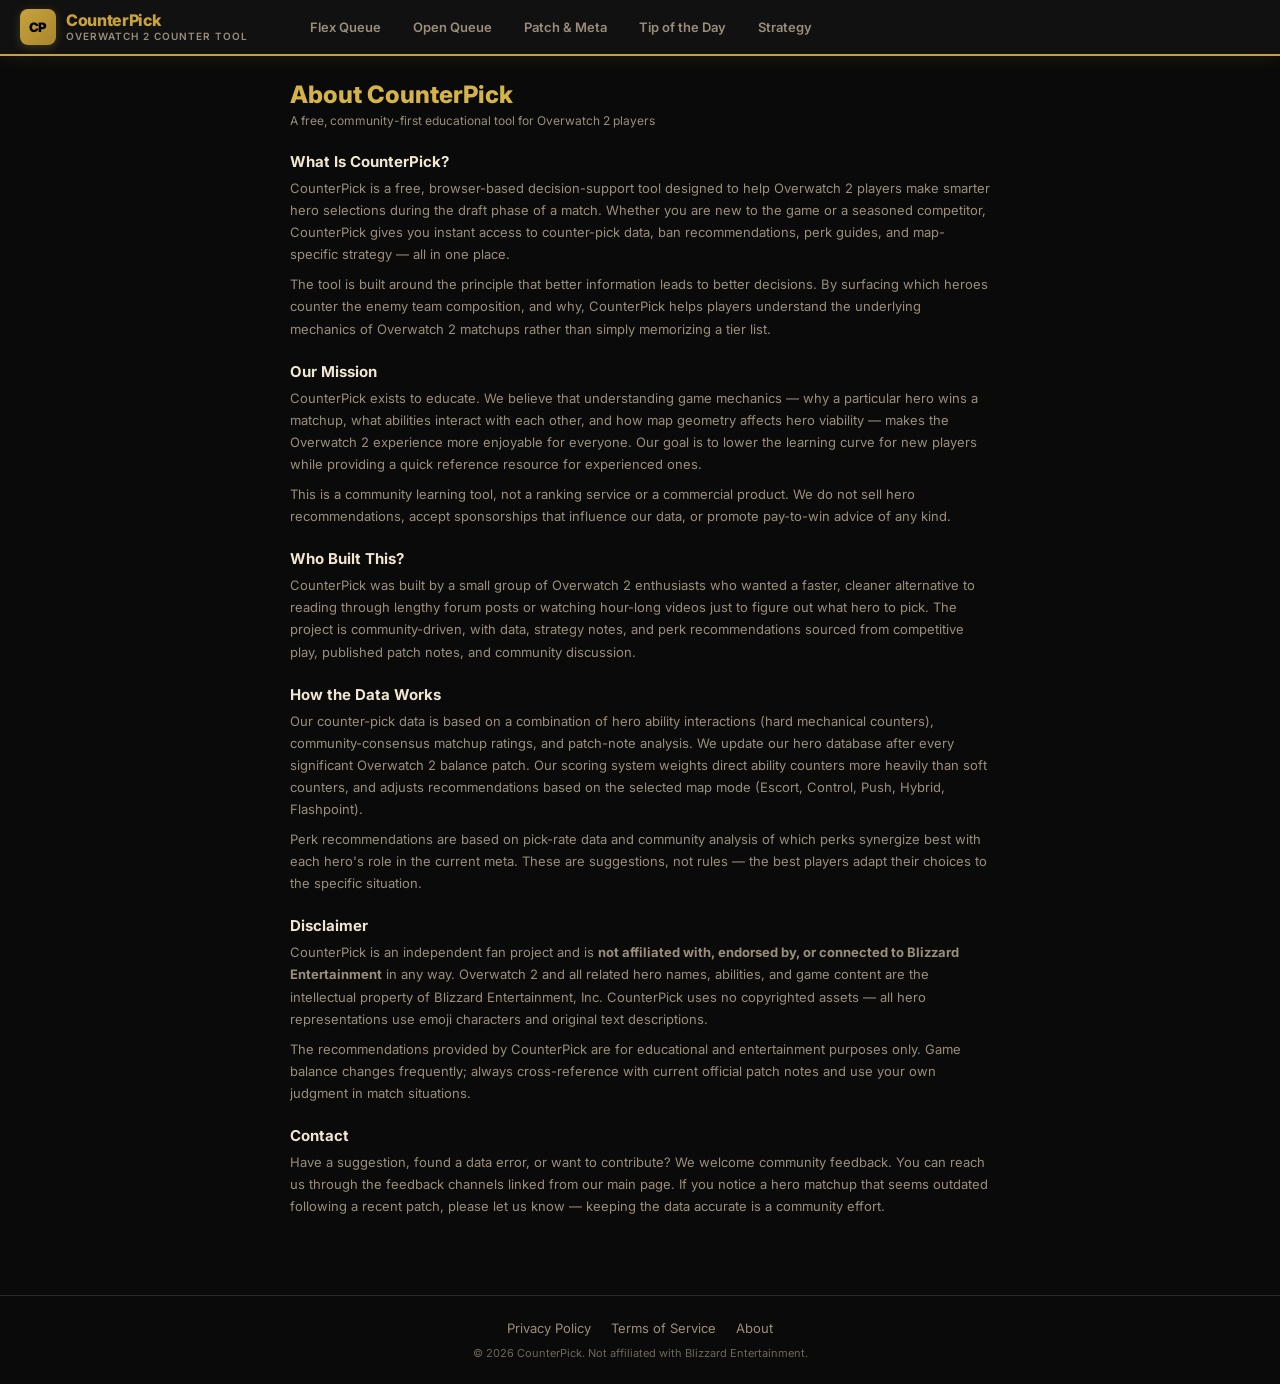
<file: about.html>
<!DOCTYPE html>
<html lang="en">
<head>
  <meta charset="UTF-8">
  <meta name="viewport" content="width=device-width, initial-scale=1.0">
  <meta name="description" content="About CounterPick — a free educational Overwatch 2 counter-pick tool built by the community, for the community.">
  <title>About CounterPick – Overwatch 2 Counter Tool</title>
  <link rel="icon" href="/image.png" type="image/png">
  <link rel="preconnect" href="https://fonts.googleapis.com">
  <link href="https://fonts.googleapis.com/css2?family=Inter:wght@400;500;600;700;800;900&display=swap" rel="stylesheet">
  <link rel="stylesheet" href="style.css?v=8">
</head>
<body>

  <header class="topbar">
    <div class="topbar-left">
      <div class="logo">
        <div class="logo-icon">CP</div>
        <div>
          <h1>CounterPick</h1>
          <p class="eyebrow">OVERWATCH 2 COUNTER TOOL</p>
        </div>
      </div>
    </div>
    <nav class="topbar-nav">
      <a class="nav-link" href="index.html">Flex Queue</a>
      <a class="nav-link" href="open-queue.html">Open Queue</a>
      <a class="nav-link" href="hero-insights.html">Patch &amp; Meta</a>
      <a class="nav-link" href="tip.html">Tip of the Day</a>
      <a class="nav-link" href="strategy.html">Strategy</a>
    </nav>
    <div class="topbar-actions"></div>
  </header>

  <main class="legal-page">
    <h2>About CounterPick</h2>
    <p class="legal-updated">A free, community-first educational tool for Overwatch 2 players</p>

    <div class="legal-section">
      <h3>What Is CounterPick?</h3>
      <p>CounterPick is a free, browser-based decision-support tool designed to help Overwatch 2 players make smarter hero selections during the draft phase of a match. Whether you are new to the game or a seasoned competitor, CounterPick gives you instant access to counter-pick data, ban recommendations, perk guides, and map-specific strategy — all in one place.</p>
      <p>The tool is built around the principle that better information leads to better decisions. By surfacing which heroes counter the enemy team composition, and why, CounterPick helps players understand the underlying mechanics of Overwatch 2 matchups rather than simply memorizing a tier list.</p>
    </div>

    <div class="legal-section">
      <h3>Our Mission</h3>
      <p>CounterPick exists to educate. We believe that understanding game mechanics — why a particular hero wins a matchup, what abilities interact with each other, and how map geometry affects hero viability — makes the Overwatch 2 experience more enjoyable for everyone. Our goal is to lower the learning curve for new players while providing a quick reference resource for experienced ones.</p>
      <p>This is a community learning tool, not a ranking service or a commercial product. We do not sell hero recommendations, accept sponsorships that influence our data, or promote pay-to-win advice of any kind.</p>
    </div>

    <div class="legal-section">
      <h3>Who Built This?</h3>
      <p>CounterPick was built by a small group of Overwatch 2 enthusiasts who wanted a faster, cleaner alternative to reading through lengthy forum posts or watching hour-long videos just to figure out what hero to pick. The project is community-driven, with data, strategy notes, and perk recommendations sourced from competitive play, published patch notes, and community discussion.</p>
    </div>

    <div class="legal-section">
      <h3>How the Data Works</h3>
      <p>Our counter-pick data is based on a combination of hero ability interactions (hard mechanical counters), community-consensus matchup ratings, and patch-note analysis. We update our hero database after every significant Overwatch 2 balance patch. Our scoring system weights direct ability counters more heavily than soft counters, and adjusts recommendations based on the selected map mode (Escort, Control, Push, Hybrid, Flashpoint).</p>
      <p>Perk recommendations are based on pick-rate data and community analysis of which perks synergize best with each hero's role in the current meta. These are suggestions, not rules — the best players adapt their choices to the specific situation.</p>
    </div>

    <div class="legal-section">
      <h3>Disclaimer</h3>
      <p>CounterPick is an independent fan project and is <strong>not affiliated with, endorsed by, or connected to Blizzard Entertainment</strong> in any way. Overwatch 2 and all related hero names, abilities, and game content are the intellectual property of Blizzard Entertainment, Inc. CounterPick uses no copyrighted assets — all hero representations use emoji characters and original text descriptions.</p>
      <p>The recommendations provided by CounterPick are for educational and entertainment purposes only. Game balance changes frequently; always cross-reference with current official patch notes and use your own judgment in match situations.</p>
    </div>

    <div class="legal-section">
      <h3>Contact</h3>
      <p>Have a suggestion, found a data error, or want to contribute? We welcome community feedback. You can reach us through the feedback channels linked from our main page. If you notice a hero matchup that seems outdated following a recent patch, please let us know — keeping the data accurate is a community effort.</p>
    </div>
  </main>

  <footer class="site-footer">
    <div class="footer-inner">
      <div class="footer-links">
        <a href="privacy.html">Privacy Policy</a>
        <a href="terms.html">Terms of Service</a>
        <a href="about.html">About</a>
      </div>
      <p class="footer-copy">&copy; 2026 CounterPick. Not affiliated with Blizzard Entertainment.</p>
    </div>
  </footer>

</body>
</html>
</file>
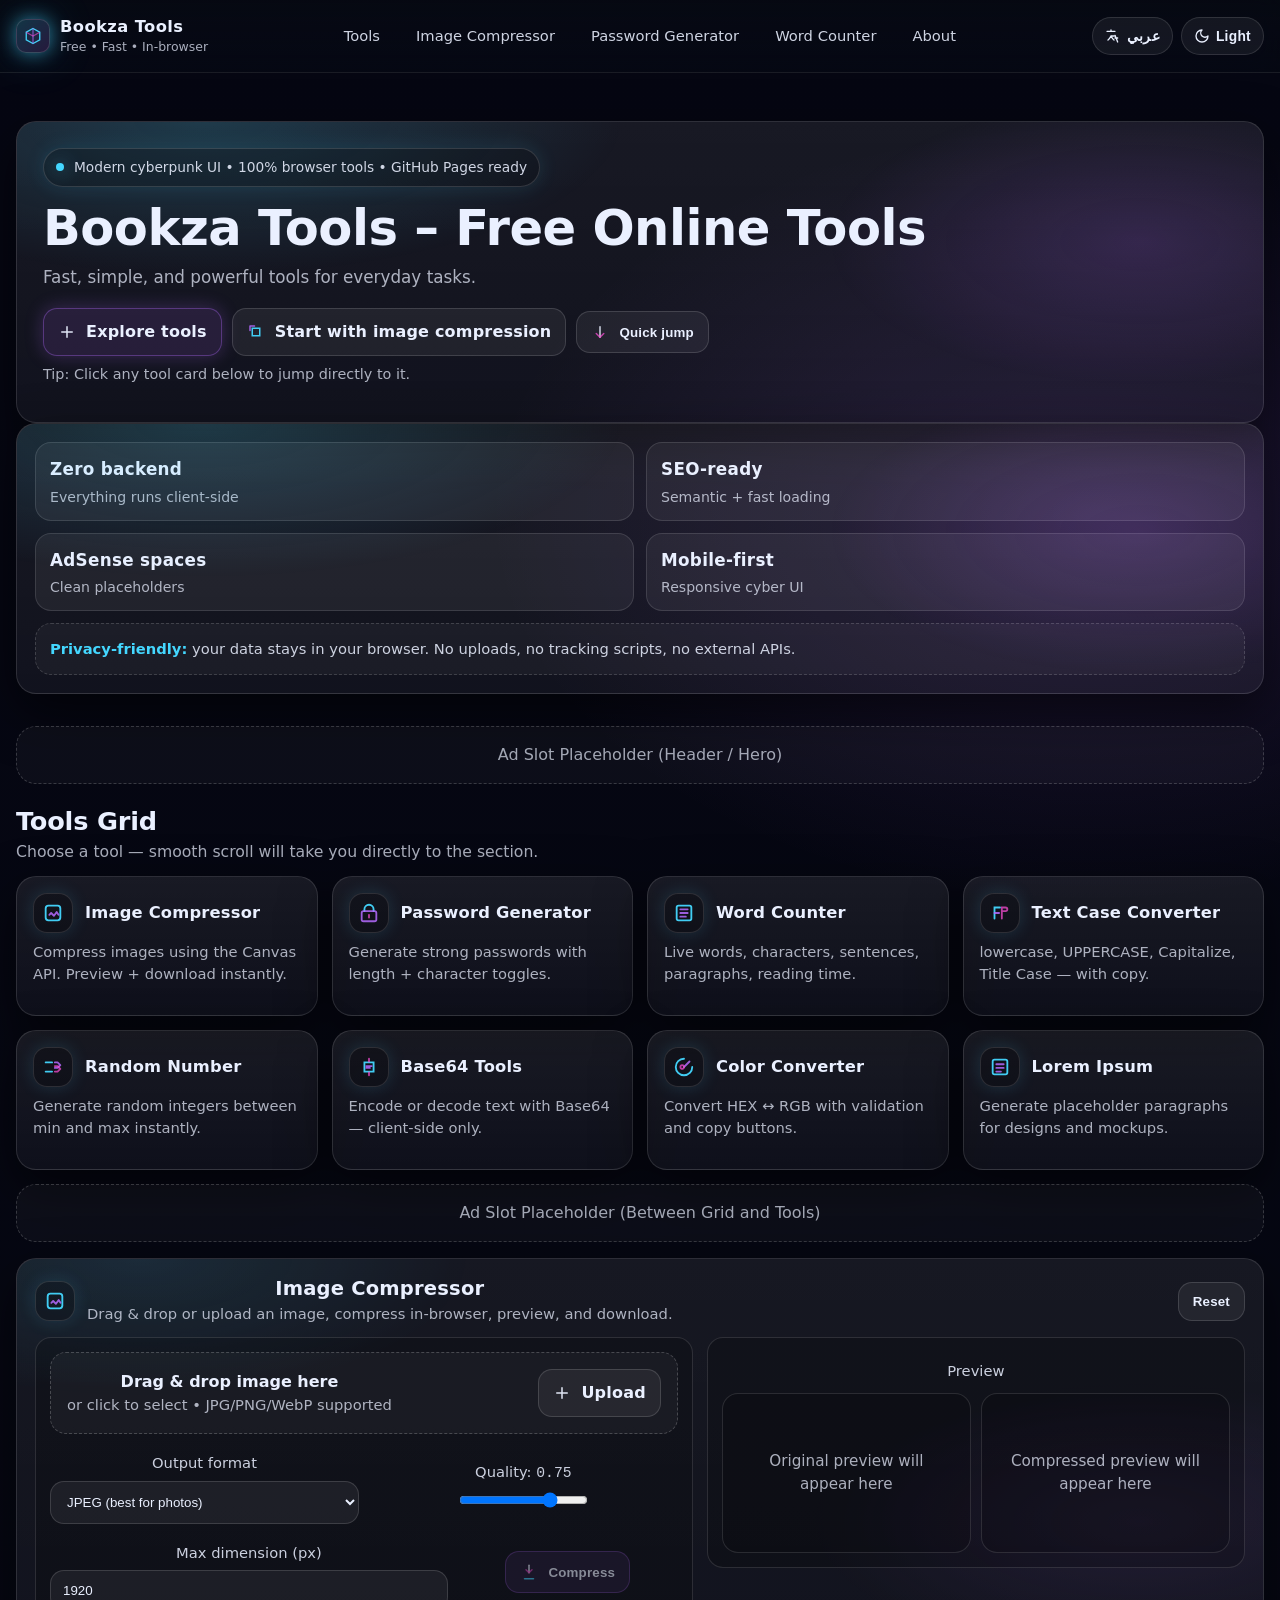
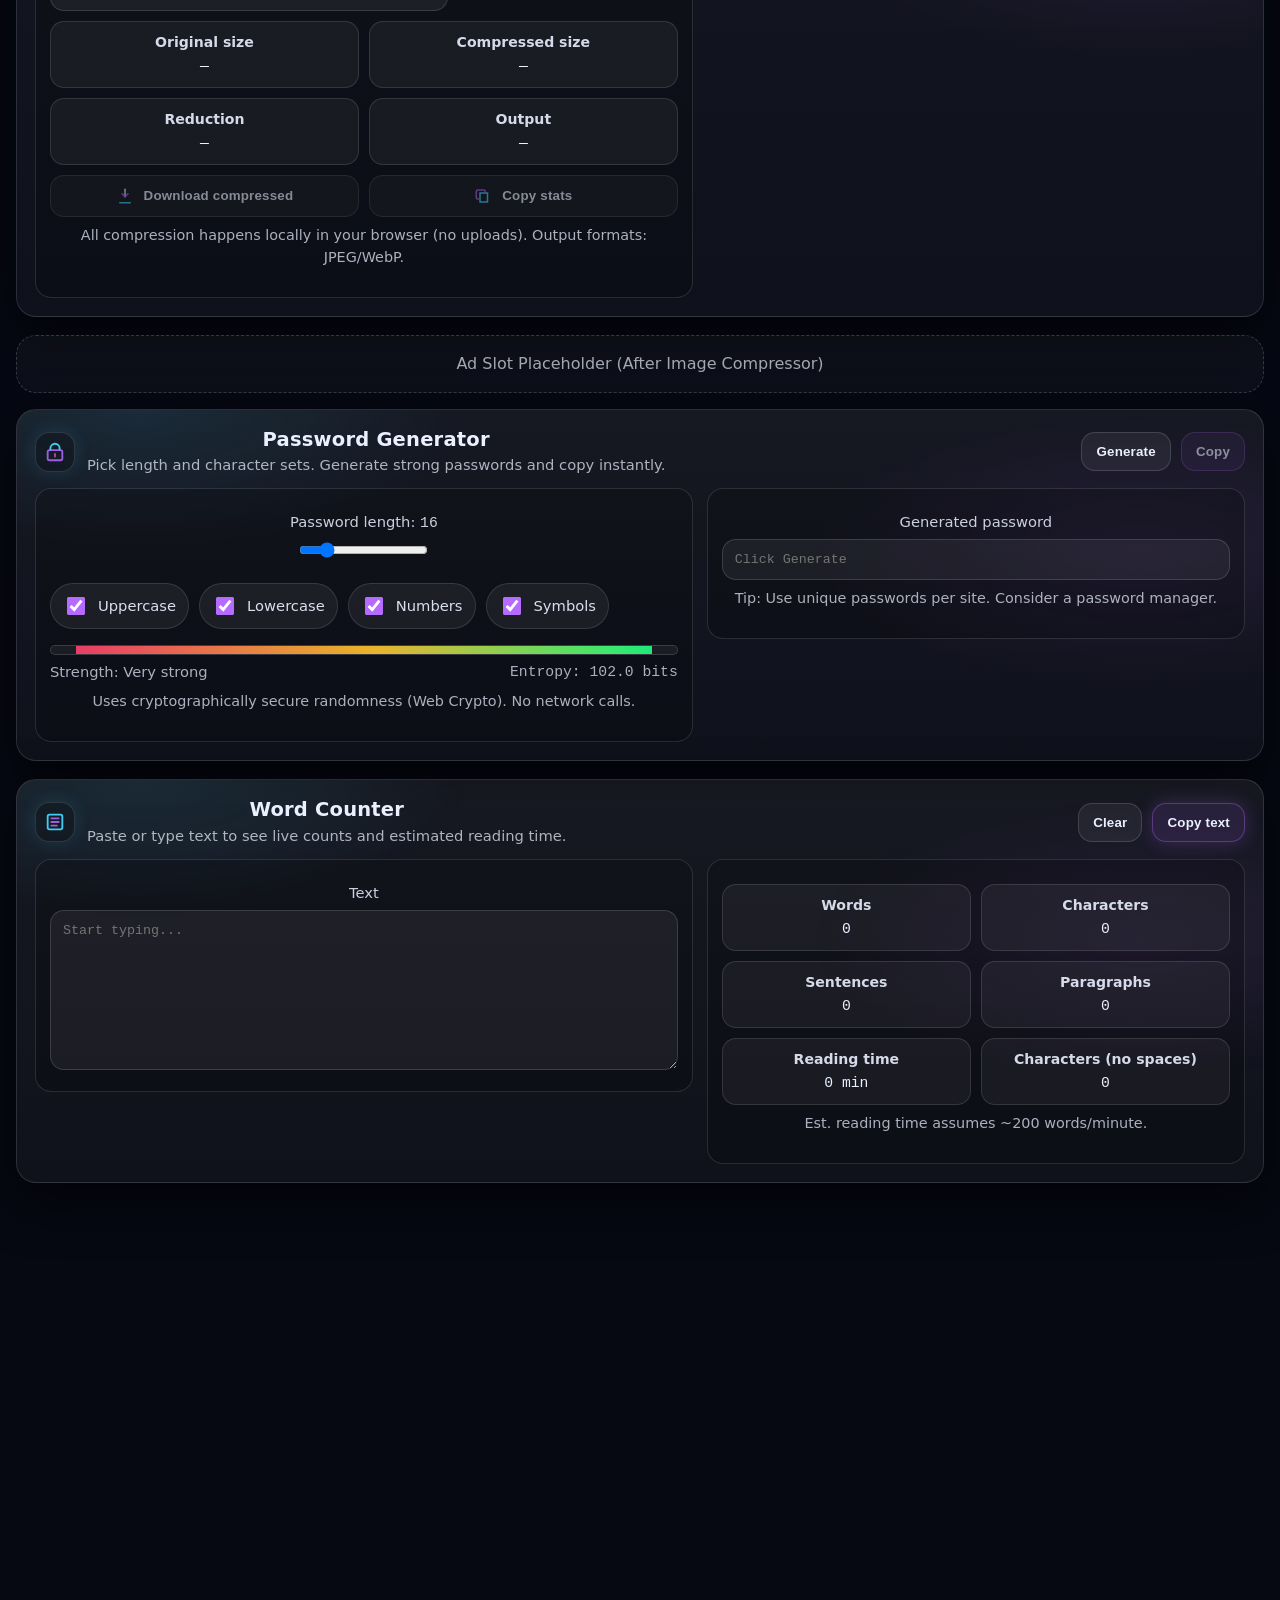
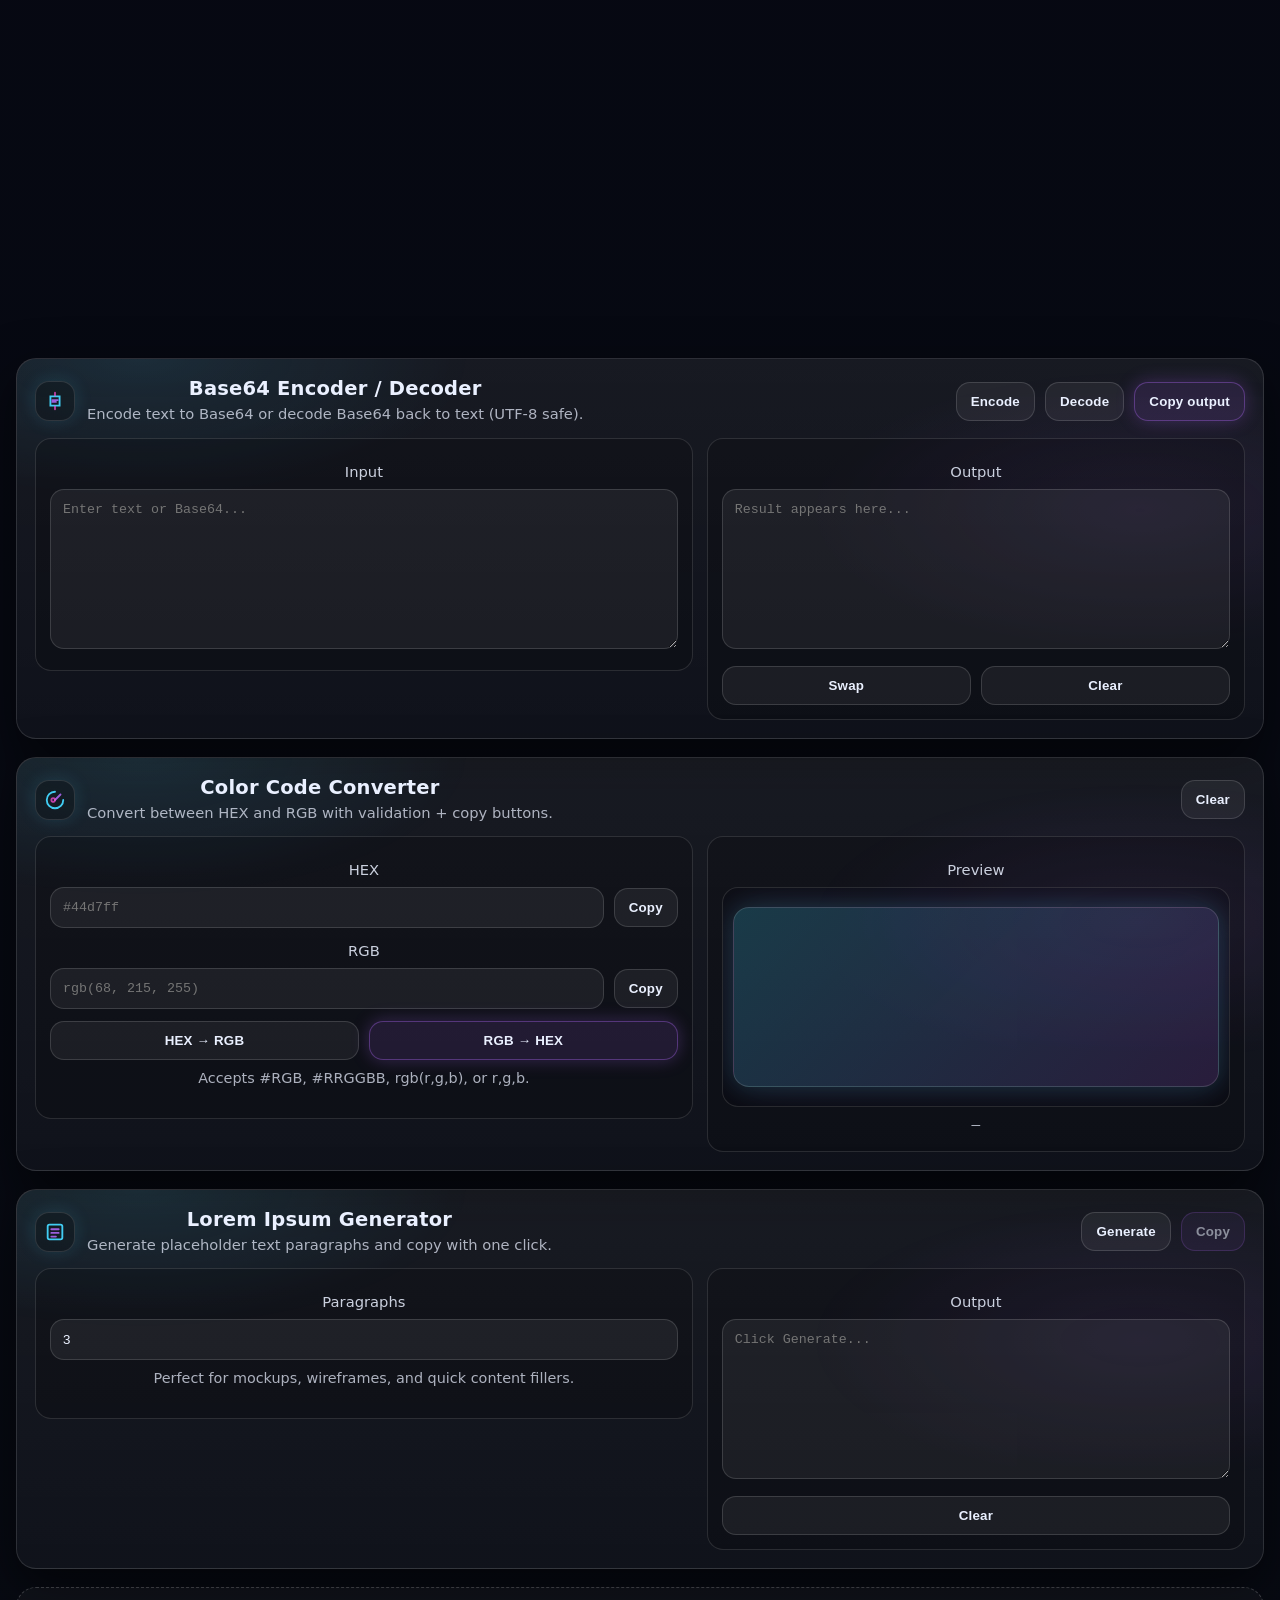
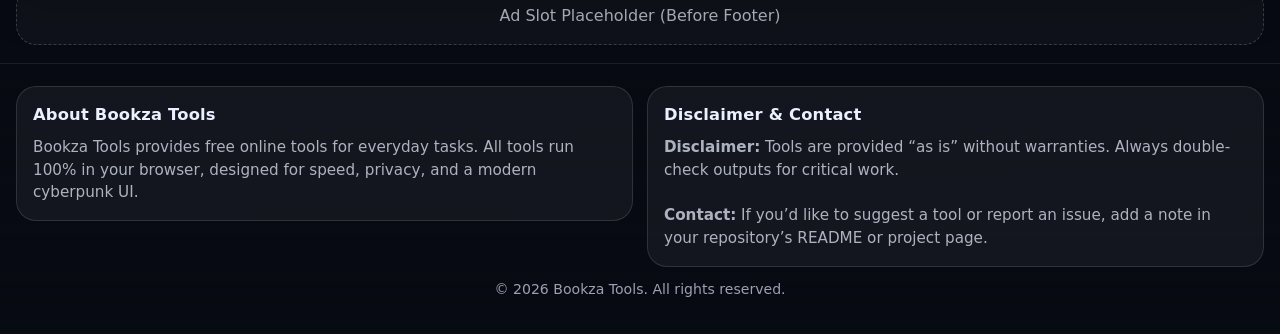
<file: Bookza (3).html>
<!-- /index.html | Bookza Tools (Single-file, GitHub Pages-ready) -->
<!doctype html>
<html lang="en">
<head>
  <meta charset="utf-8" />
  <meta name="viewport" content="width=device-width,initial-scale=1,viewport-fit=cover" />
  <meta name="theme-color" content="#070A12" />
  <meta name="robots" content="index,follow,max-image-preview:large" />

  <title>Bookza Tools – Free Online Tools</title>
  <meta name="description" content="Bookza Tools is a fast, modern, free online tools website: image compressor, password generator, word counter, case converter, Base64 tools, color converter, random number generator, and lorem ipsum generator — all in your browser." />
  <meta name="keywords" content="free online tools,image compressor,password generator,word counter,text case converter,base64 encoder,base64 decoder,color converter,hex to rgb,rgb to hex,random number generator,lorem ipsum generator,web tools" />
  <link rel="canonical" href="./" />

  <!-- Open Graph -->
  <meta property="og:type" content="website" />
  <meta property="og:title" content="Bookza Tools – Free Online Tools" />
  <meta property="og:description" content="Fast, simple, and powerful tools for everyday tasks. Works 100% in your browser." />
  <meta property="og:url" content="./" />
  <meta property="og:site_name" content="Bookza Tools" />

  <!-- Twitter -->
  <meta name="twitter:card" content="summary" />
  <meta name="twitter:title" content="Bookza Tools – Free Online Tools" />
  <meta name="twitter:description" content="Fast, simple, and powerful tools for everyday tasks. Works 100% in your browser." />

  <!-- Structured Data -->
  <script type="application/ld+json">
  {
    "@context":"https://schema.org",
    "@type":"WebSite",
    "name":"Bookza Tools",
    "url":"./",
    "description":"Fast, modern, free online tools that work 100% in your browser.",
    "potentialAction":{
      "@type":"SearchAction",
      "target":"./#tools-grid",
      "query-input":"required name=search_term_string"
    }
  }
  </script>

  <style>
    :root{
      --bg0:#050612;
      --bg1:#070A12;
      --panel:rgba(255,255,255,.06);
      --panel2:rgba(255,255,255,.08);
      --line:rgba(255,255,255,.14);

      --txt:#EAF0FF;
      --muted:rgba(234,240,255,.72);

      --blue:#44D7FF;
      --purple:#B56BFF;
      --pink:#FF4FD8;
      --good:#3CFF8F;
      --warn:#FFC246;
      --bad:#FF4A6E;

      --r12:12px;
      --r16:16px;
      --r20:20px;

      --shadow: 0 18px 50px rgba(0,0,0,.55);
      --glowBlue: 0 0 18px rgba(68,215,255,.55), 0 0 48px rgba(68,215,255,.22);
      --glowPurple: 0 0 18px rgba(181,107,255,.55), 0 0 48px rgba(181,107,255,.22);

      --max: 1280px;
      --navH: 72px;
    }

    /* Light mode */
    [data-theme="light"] {
      --bg0:#F2F5FF;
      --bg1:#E9EEFF;
      --panel:rgba(0,0,0,.05);
      --panel2:rgba(0,0,0,.07);
      --line:rgba(0,0,0,.12);
      --txt:#0A0E1A;
      --muted:rgba(10,14,26,.62);
      --blue:#0077BB;
      --purple:#7C3AED;
      --pink:#C026A8;
      --good:#16A34A;
      --warn:#D97706;
      --bad:#DC2626;
      --shadow: 0 8px 30px rgba(0,0,0,.13);
      --glowBlue: 0 0 12px rgba(0,119,187,.25);
      --glowPurple: 0 0 12px rgba(124,58,237,.25);
    }
    [data-theme="light"] body{
      background:
        radial-gradient(1200px 700px at 20% -10%, rgba(0,119,187,.08), transparent 60%),
        radial-gradient(1000px 650px at 85% 10%, rgba(124,58,237,.08), transparent 60%),
        linear-gradient(180deg, var(--bg0), var(--bg1));
    }
    [data-theme="light"] body:before{ opacity:.03 }
    [data-theme="light"] header{
      background:linear-gradient(180deg, rgba(242,245,255,.92), rgba(233,238,255,.75));
    }
    [data-theme="light"] .heroCard,
    [data-theme="light"] .card,
    [data-theme="light"] .tool,
    [data-theme="light"] .footCard{
      background:linear-gradient(180deg, rgba(255,255,255,.85), rgba(255,255,255,.65));
      border-color:rgba(0,0,0,.1);
    }
    [data-theme="light"] .panel{
      background:rgba(255,255,255,.7);
      border-color:rgba(0,0,0,.1);
    }
    [data-theme="light"] input[type="text"],
    [data-theme="light"] input[type="number"],
    [data-theme="light"] textarea,
    [data-theme="light"] select{
      background:rgba(255,255,255,.8);
      border-color:rgba(0,0,0,.15);
      color:var(--txt);
    }
    [data-theme="light"] .stat,
    [data-theme="light"] .meta,
    [data-theme="light"] .micro{
      background:rgba(255,255,255,.6);
      border-color:rgba(0,0,0,.1);
    }
    [data-theme="light"] .drop{
      background:rgba(255,255,255,.5);
      border-color:rgba(0,0,0,.15);
    }
    [data-theme="light"] .imgBox{
      background:rgba(255,255,255,.7);
    }
    [data-theme="light"] footer{
      background:linear-gradient(180deg, rgba(242,245,255,0), rgba(233,238,255,.7));
    }

    *{box-sizing:border-box}
    html{scroll-behavior:smooth}
    body{
      margin:0;
      font-family: ui-sans-serif, system-ui, -apple-system, Segoe UI, Roboto, Helvetica, Arial, "Apple Color Emoji","Segoe UI Emoji";
      color:var(--txt);
      background:
        radial-gradient(1200px 700px at 20% -10%, rgba(68,215,255,.14), transparent 60%),
        radial-gradient(1000px 650px at 85% 10%, rgba(181,107,255,.14), transparent 60%),
        radial-gradient(900px 600px at 50% 120%, rgba(255,79,216,.08), transparent 55%),
        linear-gradient(180deg, var(--bg0), var(--bg1));
      min-height:100vh;
      line-height:1.5;
      overflow-x:hidden;
    }

    /* Subtle animated scanlines */
    body:before{
      content:"";
      position:fixed;
      inset:0;
      pointer-events:none;
      background:
        repeating-linear-gradient(
          to bottom,
          rgba(255,255,255,.035),
          rgba(255,255,255,.035) 1px,
          transparent 1px,
          transparent 6px
        );
      opacity:.08;
      mix-blend-mode:overlay;
      z-index:0;
      animation:scan 10s linear infinite;
    }
    @keyframes scan{
      from{transform:translateY(-10px)}
      to{transform:translateY(10px)}
    }

    a{color:inherit;text-decoration:none}
    img{max-width:100%;display:block}

    .wrap{
      width:min(var(--max), calc(100% - 2rem));
      margin:0 auto;
      position:relative;
      z-index:1;
    }

    /* Top navigation */
    header{
      position:sticky;
      top:0;
      z-index:50;
      backdrop-filter:saturate(140%) blur(14px);
      -webkit-backdrop-filter:saturate(140%) blur(14px);
      border-bottom:1px solid rgba(255,255,255,.08);
      background:linear-gradient(180deg, rgba(7,10,18,.82), rgba(7,10,18,.55));
    }
    .nav{
      height:var(--navH);
      display:flex;
      align-items:center;
      justify-content:space-between;
      gap:12px;
    }
    .brand{
      display:flex;
      align-items:center;
      gap:10px;
      min-width: 180px;
    }
    .brand .logo{
      width:34px;height:34px;
      border-radius:10px;
      display:grid;place-items:center;
      background:linear-gradient(135deg, rgba(68,215,255,.22), rgba(181,107,255,.18));
      border:1px solid rgba(255,255,255,.14);
      box-shadow:var(--glowBlue);
    }
    .brand strong{
      letter-spacing:.4px;
      font-weight:780;
      font-size:1.02rem;
    }
    .brand span{
      display:block;
      font-size:.78rem;
      color:var(--muted);
      margin-top:-2px;
    }

    .navlinks{
      display:flex;
      align-items:center;
      gap:10px;
    }
    .navlinks a{
      font-size:.92rem;
      color:rgba(234,240,255,.88);
      padding:10px 12px;
      border-radius:999px;
      border:1px solid transparent;
      transition:transform .15s ease, box-shadow .15s ease, border-color .15s ease, background .15s ease;
      background:transparent;
      white-space:nowrap;
    }
    .navlinks a:hover{
      border-color:rgba(255,255,255,.14);
      background:rgba(255,255,255,.06);
      box-shadow:var(--glowPurple);
      transform:translateY(-1px);
    }

    .menuBtn{
      display:none;
      align-items:center;
      justify-content:center;
      width:44px;height:44px;
      border-radius:14px;
      background:rgba(255,255,255,.06);
      border:1px solid rgba(255,255,255,.12);
      color:var(--txt);
      cursor:pointer;
      transition:transform .15s ease, box-shadow .15s ease, border-color .15s ease, background .15s ease;
    }
    .menuBtn:hover{
      transform:translateY(-1px);
      box-shadow:var(--glowBlue);
      border-color:rgba(68,215,255,.34);
      background:rgba(68,215,255,.10);
    }

    /* Theme + Lang buttons in nav */
    .navControls{
      display:flex;
      align-items:center;
      gap:8px;
      flex-shrink:0;
    }
    .iconBtn{
      display:inline-flex;
      align-items:center;
      justify-content:center;
      gap:6px;
      height:38px;
      padding:0 12px;
      border-radius:999px;
      background:rgba(255,255,255,.06);
      border:1px solid rgba(255,255,255,.12);
      color:var(--txt);
      cursor:pointer;
      font-size:.86rem;
      font-weight:600;
      letter-spacing:.3px;
      transition:transform .15s ease, box-shadow .15s ease, border-color .15s ease, background .15s ease;
      white-space:nowrap;
    }
    .iconBtn:hover{
      transform:translateY(-1px);
      box-shadow:var(--glowBlue);
      border-color:rgba(68,215,255,.34);
      background:rgba(68,215,255,.10);
    }
    .iconBtn svg{ flex-shrink:0 }

    .mobileMenu{
      display:none;
      padding:10px 0 16px;
    }
    .mobileMenu a{
      display:block;
      padding:12px 14px;
      border-radius:14px;
      border:1px solid rgba(255,255,255,.10);
      background:rgba(255,255,255,.05);
      margin-top:10px;
      transition:transform .15s ease, box-shadow .15s ease, border-color .15s ease;
    }
    .mobileMenu a:hover{
      transform:translateY(-1px);
      border-color:rgba(181,107,255,.34);
      box-shadow:var(--glowPurple);
    }

    /* Hero */
    .hero{
      padding:48px 0 18px;
    }
    .heroGrid{
      display:block;
      max-width: var(--max);
      margin: 0 auto;
      width: min(var(--max), calc(100% - 2rem));
    }
    .heroGrid .heroCard:first-child{
      width:100%;
    }
    .heroSide{
      display:none;
    }
    .heroCard{
      border-radius:var(--r20);
      background:linear-gradient(180deg, rgba(255,255,255,.08), rgba(255,255,255,.05));
      border:1px solid rgba(255,255,255,.12);
      box-shadow:var(--shadow);
      overflow:hidden;
      position:relative;
    }
    .heroCard:before{
      content:"";
      position:absolute;
      inset:-2px;
      background:
        radial-gradient(650px 240px at 15% 0%, rgba(68,215,255,.18), transparent 65%),
        radial-gradient(520px 240px at 90% 40%, rgba(181,107,255,.16), transparent 60%);
      filter: blur(0px);
      pointer-events:none;
    }
    .heroInner{
      position:relative;
      padding:26px 26px 22px;
    }
    .kicker{
      display:inline-flex;
      align-items:center;
      gap:10px;
      font-size:.86rem;
      color:rgba(234,240,255,.88);
      padding:8px 12px;
      border-radius:999px;
      border:1px solid rgba(255,255,255,.14);
      background:rgba(0,0,0,.18);
      box-shadow: 0 0 20px rgba(68,215,255,.12);
    }
    .kicker .dot{
      width:8px;height:8px;border-radius:999px;
      background:var(--blue);
      box-shadow:0 0 18px rgba(68,215,255,.7);
    }

    h1{
      margin:14px 0 10px;
      font-size: clamp(2rem, 4vw, 3.1rem);
      line-height:1.1;
      letter-spacing:-.5px;
    }
    .subtitle{
      margin:0 0 18px;
      color:var(--muted);
      font-size: 1.05rem;
      max-width: 54ch;
    }
    .heroActions{
      display:flex;
      flex-wrap:wrap;
      gap:10px;
      align-items:center;
    }

    .btn{
      display:inline-flex;
      align-items:center;
      justify-content:center;
      gap:10px;
      border:1px solid rgba(255,255,255,.14);
      background:rgba(255,255,255,.06);
      color:var(--txt);
      padding:11px 14px;
      border-radius:14px;
      cursor:pointer;
      text-decoration:none;
      user-select:none;
      transition:transform .15s ease, box-shadow .15s ease, border-color .15s ease, background .15s ease, opacity .15s ease;
      font-weight:650;
      letter-spacing:.2px;
    }
    .btn:hover{
      transform:translateY(-1px);
      border-color:rgba(68,215,255,.35);
      background:rgba(68,215,255,.10);
      box-shadow:var(--glowBlue);
    }
    .btn.primary{
      border-color:rgba(181,107,255,.35);
      background:rgba(181,107,255,.12);
      box-shadow:0 0 18px rgba(181,107,255,.25);
    }
    .btn.primary:hover{
      border-color:rgba(255,79,216,.35);
      background:rgba(255,79,216,.12);
      box-shadow:0 0 22px rgba(255,79,216,.22), 0 0 50px rgba(181,107,255,.18);
    }
    .btn:disabled{
      opacity:.55;
      cursor:not-allowed;
      transform:none;
      box-shadow:none;
    }

    .heroSide{
      padding:18px;
      display:flex;
      flex-direction:column;
      gap:12px;
      justify-content:space-between;
    }
    .statGrid{
      display:grid;
      grid-template-columns:1fr 1fr;
      gap:12px;
    }
    .stat{
      border-radius:var(--r16);
      border:1px solid rgba(255,255,255,.12);
      background:rgba(255,255,255,.06);
      padding:14px 14px 12px;
      box-shadow: 0 0 0 rgba(0,0,0,0);
    }
    .stat strong{
      display:block;
      font-size:1.05rem;
      letter-spacing:.3px;
    }
    .stat span{
      display:block;
      margin-top:4px;
      color:var(--muted);
      font-size:.88rem;
    }
    .micro{
      border-radius:var(--r16);
      border:1px dashed rgba(255,255,255,.16);
      background:rgba(255,255,255,.04);
      padding:14px;
      color:rgba(234,240,255,.86);
      font-size:.92rem;
    }
    .micro b{color:var(--blue)}

    /* Tools Grid */
    section{
      scroll-margin-top: calc(var(--navH) + 14px);
    }
    .sectionHead{
      display:flex;
      align-items:flex-end;
      justify-content:space-between;
      gap:16px;
      margin: 18px 0 12px;
    }
    .sectionHead h2{
      margin:0;
      font-size:1.6rem;
      letter-spacing:-.2px;
    }
    .sectionHead p{
      margin:0;
      color:var(--muted);
      max-width: 60ch;
      font-size:.98rem;
    }

    .toolsGrid{
      display:grid;
      grid-template-columns:repeat(4, 1fr);
      gap:14px;
      margin: 10px auto 10px;
      justify-items:center;
    }

    .card{
      border-radius:var(--r20);
      background:linear-gradient(180deg, rgba(255,255,255,.08), rgba(255,255,255,.04));
      border:1px solid rgba(255,255,255,.12);
      padding:16px;
      box-shadow:var(--shadow);
      position:relative;
      overflow:hidden;
      transition: transform .18s ease, box-shadow .18s ease, border-color .18s ease;
      cursor:pointer;
      min-height: 140px;
    }
    .card:before{
      content:"";
      position:absolute;
      inset:-2px;
      background:
        radial-gradient(240px 140px at 18% 10%, rgba(68,215,255,.18), transparent 70%),
        radial-gradient(240px 140px at 86% 60%, rgba(181,107,255,.16), transparent 70%);
      opacity:.0;
      transition:opacity .18s ease;
      pointer-events:none;
    }
    .card:hover{
      transform: translateY(-2px);
      border-color: rgba(68,215,255,.28);
      box-shadow: 0 0 18px rgba(68,215,255,.18), 0 0 60px rgba(181,107,255,.10), var(--shadow);
    }
    .card:hover:before{opacity:1}
    .cardTop{
      display:flex;
      align-items:center;
      gap:12px;
      margin-bottom:8px;
    }
    .icon{
      width:40px;height:40px;
      border-radius:14px;
      display:grid;place-items:center;
      background:rgba(0,0,0,.20);
      border:1px solid rgba(255,255,255,.12);
      box-shadow: 0 0 18px rgba(68,215,255,.14);
      flex:0 0 auto;
    }
    .card h3{
      margin:0;
      font-size:1.02rem;
      letter-spacing:.2px;
    }
    .card p{
      margin:0;
      color:var(--muted);
      font-size:.92rem;
    }

    /* Tool sections */
    .tool{
      margin: 16px 0 18px;
      border-radius:var(--r20);
      background:linear-gradient(180deg, rgba(255,255,255,.07), rgba(255,255,255,.04));
      border:1px solid rgba(255,255,255,.12);
      box-shadow:var(--shadow);
      overflow:hidden;
      position:relative;
    }
    .tool:before{
      content:"";
      position:absolute;
      inset:-2px;
      background:
        radial-gradient(520px 220px at 10% 0%, rgba(68,215,255,.16), transparent 65%),
        radial-gradient(520px 220px at 90% 40%, rgba(181,107,255,.14), transparent 65%);
      pointer-events:none;
      opacity:.65;
    }

    .toolInner{
      position:relative;
      padding:18px;
    }
    .toolHeader{
      display:flex;
      align-items:center;
      justify-content:space-between;
      gap:14px;
      margin-bottom:12px;
    }
    .toolTitle{
      display:flex;
      align-items:center;
      gap:12px;
      min-width: 0;
    }
    .toolTitle h3{
      margin:0;
      font-size:1.22rem;
      letter-spacing:.2px;
      line-height:1.2;
    }
    .toolTitle span{
      display:block;
      margin-top:3px;
      color:var(--muted);
      font-size:.92rem;
      max-width: 75ch;
    }
    .toolHeader .right{
      display:flex;
      align-items:center;
      gap:10px;
      flex-wrap:wrap;
      justify-content:flex-end;
    }

    .grid2{
      display:grid;
      grid-template-columns: 1.1fr .9fr;
      gap:14px;
      align-items:start;
    }

    .panel{
      border-radius:var(--r16);
      border:1px solid rgba(255,255,255,.12);
      background:rgba(0,0,0,.18);
      padding:14px;
      box-shadow: 0 0 0 rgba(0,0,0,0);
    }

    label{
      display:block;
      color:rgba(234,240,255,.86);
      font-size:.92rem;
      margin: 8px 0 6px;
    }
    input[type="text"], input[type="number"], textarea, select{
      width:100%;
      padding:12px 12px;
      border-radius:14px;
      border:1px solid rgba(255,255,255,.14);
      background:rgba(255,255,255,.06);
      color:var(--txt);
      outline:none;
      transition:border-color .15s ease, box-shadow .15s ease;
    }
    textarea{
      min-height: 160px;
      resize: vertical;
    }
    input:focus, textarea:focus, select:focus{
      border-color:rgba(68,215,255,.45);
      box-shadow: 0 0 0 3px rgba(68,215,255,.12);
    }

    .row{
      display:flex;
      gap:10px;
      flex-wrap:wrap;
      align-items:center;
    }
    .row > *{flex:1}
    .row .fit{flex:0 0 auto}

    .chips{
      display:flex;
      flex-wrap:wrap;
      gap:10px;
      margin-top:10px;
    }
    .chip{
      display:inline-flex;
      align-items:center;
      gap:10px;
      padding:10px 12px;
      border-radius:999px;
      background:rgba(255,255,255,.06);
      border:1px solid rgba(255,255,255,.12);
      color:rgba(234,240,255,.92);
      user-select:none;
    }
    .chip input{
      width:18px;height:18px;
      accent-color: var(--purple);
    }

    .metaGrid{
      display:grid;
      grid-template-columns: repeat(2, 1fr);
      gap:10px;
      margin-top:10px;
    }
    .meta{
      border-radius:14px;
      border:1px solid rgba(255,255,255,.12);
      background:rgba(255,255,255,.05);
      padding:10px 12px;
    }
    .meta b{display:block;font-size:.88rem;color:rgba(234,240,255,.9)}
    .meta span{display:block;font-size:.92rem;margin-top:2px}

    .drop{
      border-radius:var(--r16);
      border:1px dashed rgba(255,255,255,.20);
      background:rgba(255,255,255,.04);
      padding:16px;
      display:flex;
      gap:14px;
      align-items:center;
      justify-content:space-between;
      transition:border-color .15s ease, box-shadow .15s ease, background .15s ease, transform .15s ease;
    }
    .drop:hover{
      border-color:rgba(68,215,255,.35);
      box-shadow: var(--glowBlue);
      background:rgba(68,215,255,.08);
      transform: translateY(-1px);
    }
    .drop.dragover{
      border-color:rgba(255,79,216,.38);
      box-shadow: 0 0 24px rgba(255,79,216,.22), 0 0 50px rgba(181,107,255,.18);
      background:rgba(255,79,216,.08);
    }
    .drop .hint{
      color:var(--muted);
      font-size:.92rem;
    }

    .preview{
      display:grid;
      grid-template-columns: 1fr 1fr;
      gap:10px;
      margin-top:10px;
    }
    .imgBox{
      border-radius:var(--r16);
      border:1px solid rgba(255,255,255,.12);
      background:rgba(0,0,0,.16);
      padding:10px;
      overflow:hidden;
      min-height: 160px;
      display:grid;
      place-items:center;
    }
    .imgBox img{
      width:100%;
      height:100%;
      object-fit:contain;
      border-radius:12px;
      background:rgba(255,255,255,.02);
    }
    .imgBox .ph{
      color:var(--muted);
      font-size:.95rem;
      text-align:center;
      padding:12px;
    }

    .strength{
      margin-top:10px;
    }
    .bar{
      height:10px;
      border-radius:999px;
      border:1px solid rgba(255,255,255,.14);
      background:rgba(255,255,255,.06);
      overflow:hidden;
    }
    .bar > i{
      display:block;
      height:100%;
      width:0%;
      background:linear-gradient(90deg, rgba(255,74,110,.90), rgba(255,194,70,.90), rgba(60,255,143,.90));
      filter:saturate(120%);
      transition: width .18s ease;
    }
    .strengthLine{
      display:flex;
      align-items:center;
      justify-content:space-between;
      gap:10px;
      margin-top:6px;
      color:var(--muted);
      font-size:.92rem;
    }

    .note{
      color:var(--muted);
      font-size:.9rem;
      margin-top:8px;
    }

    .adSlot{
      margin: 14px 0;
      border-radius:var(--r20);
      border:1px dashed rgba(255,255,255,.18);
      background:rgba(255,255,255,.03);
      padding:16px;
      color:rgba(234,240,255,.68);
      text-align:center;
    }

    footer{
      margin-top: 18px;
      padding: 22px 0 34px;
      border-top:1px solid rgba(255,255,255,.08);
      background:linear-gradient(180deg, rgba(7,10,18,0), rgba(7,10,18,.55));
    }
    .footGrid{
      display:grid;
      grid-template-columns: 1fr 1fr;
      gap:14px;
      align-items:start;
    }
    .footCard{
      border-radius:var(--r20);
      border:1px solid rgba(255,255,255,.12);
      background:rgba(255,255,255,.05);
      padding:16px;
    }
    .footCard h4{
      margin:0 0 8px;
      font-size:1.02rem;
      letter-spacing:.2px;
    }
    .footCard p{
      margin:0;
      color:var(--muted);
      font-size:.95rem;
    }
    .copyright{
      margin-top:12px;
      color:rgba(234,240,255,.66);
      font-size:.88rem;
      text-align:center;
    }

    /* Reveal animation */
    .reveal{
      opacity:0;
      transform: translateY(10px);
      transition: opacity .35s ease, transform .35s ease;
    }
    .reveal.in{
      opacity:1;
      transform:none;
    }

    /* Responsive */
    @media (max-width: 1000px){
      .toolsGrid{grid-template-columns:repeat(2, 1fr)}
      .heroGrid{grid-template-columns: 1fr}
    }
    @media (max-width: 680px){
      :root{--navH:64px}
      .navlinks{display:none}
      .menuBtn{display:inline-flex}
      .mobileMenu.open{display:block}
      .toolsGrid{grid-template-columns:1fr}
      .grid2{grid-template-columns:1fr}
      .preview{grid-template-columns:1fr}
      .metaGrid{grid-template-columns:1fr}
      .footGrid{grid-template-columns:1fr}
      .brand{min-width:auto}
    }

    /* Utility */
    .srOnly{
      position:absolute;
      width:1px;height:1px;
      padding:0;margin:-1px;
      overflow:hidden;clip:rect(0,0,0,0);
      white-space:nowrap;border:0;
    }
    .mono{
      font-family: ui-monospace, SFMono-Regular, Menlo, Monaco, Consolas, "Liberation Mono", "Courier New", monospace;
    }

    /* Toast */
    .toastWrap{
      position:fixed;
      bottom:14px;
      left:50%;
      transform:translateX(-50%);
      z-index:80;
      pointer-events:none;
      display:flex;
      flex-direction:column;
      gap:10px;
      width:min(520px, calc(100% - 20px));
    }
    .toast{
      pointer-events:auto;
      border-radius:16px;
      border:1px solid rgba(255,255,255,.12);
      background:rgba(0,0,0,.38);
      backdrop-filter: blur(12px);
      -webkit-backdrop-filter: blur(12px);
      box-shadow:var(--shadow);
      padding:12px 12px;
      display:flex;
      align-items:flex-start;
      justify-content:space-between;
      gap:10px;
      animation: pop .22s ease;
    }
    @keyframes pop{
      from{transform:translateY(8px);opacity:0}
      to{transform:none;opacity:1}
    }
    .toast b{display:block;font-size:.95rem}
    .toast span{display:block;color:var(--muted);font-size:.9rem;margin-top:2px}
    .toast .x{
      background:transparent;
      border:0;
      color:rgba(234,240,255,.85);
      cursor:pointer;
      padding:6px 8px;
      border-radius:12px;
      transition: background .15s ease;
    }
    .toast .x:hover{background:rgba(255,255,255,.06)}
  </style>
</head>

<body>
  <header>
    <div class="wrap">
      <nav class="nav" aria-label="Primary navigation">
        <a class="brand" href="#top" aria-label="Bookza Tools home">
          <div class="logo" aria-hidden="true">
            <!-- Neon cube -->
            <svg width="18" height="18" viewBox="0 0 24 24" fill="none">
              <path d="M12 2 21 7v10l-9 5-9-5V7l9-5Z" stroke="rgba(68,215,255,.95)" stroke-width="1.8"/>
              <path d="M12 2v20" stroke="rgba(181,107,255,.75)" stroke-width="1.6" opacity=".9"/>
              <path d="M3 7l9 5 9-5" stroke="rgba(255,79,216,.65)" stroke-width="1.6" opacity=".9"/>
            </svg>
          </div>
          <div>
            <strong>Bookza Tools</strong>
            <span>Free • Fast • In-browser</span>
          </div>
        </a>

        <div class="navlinks">
          <a href="#tools-grid" data-i18n="nav_tools">Tools</a>
          <a href="#image-compressor" data-i18n="nav_imgcomp">Image Compressor</a>
          <a href="#password-generator" data-i18n="nav_passgen">Password Generator</a>
          <a href="#word-counter" data-i18n="nav_wordcount">Word Counter</a>
          <a href="#footer" data-i18n="nav_about">About</a>
        </div>

        <div class="navControls">
          <!-- Language toggle -->
          <button class="iconBtn" id="langBtn" type="button" aria-label="Switch language" title="Switch language">
            <svg width="16" height="16" viewBox="0 0 24 24" fill="none" aria-hidden="true">
              <path d="M3 5h12M9 3v2m4.5 13s-2.5-2-4.5-6m0 0s-2 4-4.5 6m4.5-6h5" stroke="currentColor" stroke-width="2" stroke-linecap="round" stroke-linejoin="round"/>
              <path d="M15 11l4 10m-4-6h4" stroke="currentColor" stroke-width="2" stroke-linecap="round" stroke-linejoin="round"/>
            </svg>
            <span id="langLabel">عربي</span>
          </button>

          <!-- Theme toggle -->
          <button class="iconBtn" id="themeBtn" type="button" aria-label="Toggle dark/light mode" title="Toggle theme">
            <svg id="themeIcon" width="16" height="16" viewBox="0 0 24 24" fill="none" aria-hidden="true">
              <path d="M12 3a6 6 0 0 0 9 9 9 9 0 1 1-9-9Z" stroke="currentColor" stroke-width="2" stroke-linecap="round" stroke-linejoin="round"/>
            </svg>
            <span id="themeLabel">Light</span>
          </button>
        </div>

        <button class="menuBtn" id="menuBtn" aria-label="Open menu" aria-expanded="false" aria-controls="mobileMenu">
          <svg width="22" height="22" viewBox="0 0 24 24" fill="none" aria-hidden="true">
            <path d="M4 7h16M4 12h16M4 17h16" stroke="rgba(234,240,255,.92)" stroke-width="2" stroke-linecap="round"/>
          </svg>
        </button>
      </nav>

      <div class="mobileMenu" id="mobileMenu">
        <a href="#tools-grid" data-i18n="nav_tools">Tools</a>
        <a href="#image-compressor" data-i18n="nav_imgcomp">Image Compressor</a>
        <a href="#password-generator" data-i18n="nav_passgen">Password Generator</a>
        <a href="#word-counter" data-i18n="nav_wordcount">Word Counter</a>
        <a href="#text-case" data-i18n="nav_textcase">Text Case Converter</a>
        <a href="#random-number" data-i18n="nav_random">Random Number Generator</a>
        <a href="#base64" data-i18n="nav_base64">Base64 Encoder / Decoder</a>
        <a href="#color-converter" data-i18n="nav_color">Color Code Converter</a>
        <a href="#lorem" data-i18n="nav_lorem">Lorem Ipsum Generator</a>
        <a href="#footer" data-i18n="nav_about">About</a>
      </div>
    </div>
  </header>

  <main id="top">
    <section class="hero">
      <div class="wrap heroGrid">
        <div class="heroCard reveal">
          <div class="heroInner">
            <div class="kicker">
              <span class="dot" aria-hidden="true"></span>
              <span data-i18n="hero_kicker">Modern cyberpunk UI • 100% browser tools • GitHub Pages ready</span>
            </div>
            <h1 data-i18n="hero_title">Bookza Tools – Free Online Tools</h1>
            <p class="subtitle" data-i18n="hero_sub">Fast, simple, and powerful tools for everyday tasks.</p>

            <div class="heroActions">
              <a class="btn primary" href="#tools-grid">
                <svg width="18" height="18" viewBox="0 0 24 24" fill="none" aria-hidden="true">
                  <path d="M12 5v14M5 12h14" stroke="rgba(234,240,255,.95)" stroke-width="2" stroke-linecap="round"/>
                </svg>
                <span data-i18n="hero_btn1">Explore tools</span>
              </a>
              <a class="btn" href="#image-compressor">
                <svg width="18" height="18" viewBox="0 0 24 24" fill="none" aria-hidden="true">
                  <path d="M7 7h10v10H7V7Z" stroke="rgba(68,215,255,.95)" stroke-width="2" />
                  <path d="M4 4h6M4 4v6" stroke="rgba(181,107,255,.85)" stroke-width="2" stroke-linecap="round"/>
                </svg>
                <span data-i18n="hero_btn2">Start with image compression</span>
              </a>
              <button class="btn" id="scrollToolsBtn" type="button" aria-label="Scroll to tools">
                <svg width="18" height="18" viewBox="0 0 24 24" fill="none" aria-hidden="true">
                  <path d="M12 5v14" stroke="rgba(234,240,255,.88)" stroke-width="2" stroke-linecap="round"/>
                  <path d="M7 14l5 5 5-5" stroke="rgba(255,79,216,.72)" stroke-width="2" stroke-linecap="round" stroke-linejoin="round"/>
                </svg>
                <span data-i18n="hero_btn3">Quick jump</span>
              </button>
            </div>

            <p class="note" data-i18n="hero_tip">Tip: Click any tool card below to jump directly to it.</p>
          </div>
        </div>

        <aside class="heroCard heroSide reveal" aria-label="Highlights">
          <div class="statGrid">
            <div class="stat">
              <strong>Zero backend</strong>
              <span>Everything runs client-side</span>
            </div>
            <div class="stat">
              <strong>SEO-ready</strong>
              <span>Semantic + fast loading</span>
            </div>
            <div class="stat">
              <strong>AdSense spaces</strong>
              <span>Clean placeholders</span>
            </div>
            <div class="stat">
              <strong>Mobile-first</strong>
              <span>Responsive cyber UI</span>
            </div>
          </div>
          <div class="micro">
            <b>Privacy-friendly:</b> your data stays in your browser. No uploads, no tracking scripts, no external APIs.
          </div>
        </aside>
      </div>
    </section>

    <div class="wrap">
      <div class="adSlot reveal" aria-label="Ad slot placeholder">
        <!-- AdSense Ad Slot -->
        Ad Slot Placeholder (Header / Hero)
      </div>
    </div>

    <section id="tools-grid" class="wrap">
      <div class="sectionHead reveal">
        <div>
          <h2>Tools Grid</h2>
          <p>Choose a tool — smooth scroll will take you directly to the section.</p>
        </div>
      </div>

      <div class="toolsGrid">
        <article class="card reveal" role="button" tabindex="0" data-scroll="#image-compressor" aria-label="Open Image Compressor">
          <div class="cardTop">
            <div class="icon" aria-hidden="true">
              <svg width="22" height="22" viewBox="0 0 24 24" fill="none">
                <path d="M4 7a3 3 0 0 1 3-3h10a3 3 0 0 1 3 3v10a3 3 0 0 1-3 3H7a3 3 0 0 1-3-3V7Z" stroke="rgba(68,215,255,.95)" stroke-width="2"/>
                <path d="M8 14l2-2 3 3 3-4 2 3" stroke="rgba(181,107,255,.85)" stroke-width="2" stroke-linecap="round" stroke-linejoin="round"/>
              </svg>
            </div>
            <h3>Image Compressor</h3>
          </div>
          <p>Compress images using the Canvas API. Preview + download instantly.</p>
        </article>

        <article class="card reveal" role="button" tabindex="0" data-scroll="#password-generator" aria-label="Open Password Generator">
          <div class="cardTop">
            <div class="icon" aria-hidden="true">
              <svg width="22" height="22" viewBox="0 0 24 24" fill="none">
                <path d="M7 10V8a5 5 0 0 1 10 0v2" stroke="rgba(68,215,255,.95)" stroke-width="2" stroke-linecap="round"/>
                <path d="M6 10h12a2 2 0 0 1 2 2v7a2 2 0 0 1-2 2H6a2 2 0 0 1-2-2v-7a2 2 0 0 1 2-2Z" stroke="rgba(181,107,255,.85)" stroke-width="2"/>
                <path d="M12 14v3" stroke="rgba(255,79,216,.72)" stroke-width="2" stroke-linecap="round"/>
              </svg>
            </div>
            <h3>Password Generator</h3>
          </div>
          <p>Generate strong passwords with length + character toggles.</p>
        </article>

        <article class="card reveal" role="button" tabindex="0" data-scroll="#word-counter" aria-label="Open Word Counter">
          <div class="cardTop">
            <div class="icon" aria-hidden="true">
              <svg width="22" height="22" viewBox="0 0 24 24" fill="none">
                <path d="M6 4h12a2 2 0 0 1 2 2v12a2 2 0 0 1-2 2H6a2 2 0 0 1-2-2V6a2 2 0 0 1 2-2Z" stroke="rgba(68,215,255,.95)" stroke-width="2"/>
                <path d="M8 8h8M8 12h8M8 16h6" stroke="rgba(181,107,255,.85)" stroke-width="2" stroke-linecap="round"/>
              </svg>
            </div>
            <h3>Word Counter</h3>
          </div>
          <p>Live words, characters, sentences, paragraphs, reading time.</p>
        </article>

        <article class="card reveal" role="button" tabindex="0" data-scroll="#text-case" aria-label="Open Text Case Converter">
          <div class="cardTop">
            <div class="icon" aria-hidden="true">
              <svg width="22" height="22" viewBox="0 0 24 24" fill="none">
                <path d="M6 18V6h6" stroke="rgba(68,215,255,.95)" stroke-width="2" stroke-linecap="round"/>
                <path d="M6 12h5" stroke="rgba(181,107,255,.85)" stroke-width="2" stroke-linecap="round"/>
                <path d="M14 18V6h4a2 2 0 0 1 0 4h-4" stroke="rgba(255,79,216,.72)" stroke-width="2" stroke-linecap="round"/>
              </svg>
            </div>
            <h3>Text Case Converter</h3>
          </div>
          <p>lowercase, UPPERCASE, Capitalize, Title Case — with copy.</p>
        </article>

        <article class="card reveal" role="button" tabindex="0" data-scroll="#random-number" aria-label="Open Random Number Generator">
          <div class="cardTop">
            <div class="icon" aria-hidden="true">
              <svg width="22" height="22" viewBox="0 0 24 24" fill="none">
                <path d="M4 7h7M4 17h7" stroke="rgba(68,215,255,.95)" stroke-width="2" stroke-linecap="round"/>
                <path d="M14 7h3l3 3-3 3h-3" stroke="rgba(181,107,255,.85)" stroke-width="2" stroke-linecap="round" stroke-linejoin="round"/>
                <path d="M14 17h3l3-3-3-3h-3" stroke="rgba(255,79,216,.72)" stroke-width="2" stroke-linecap="round" stroke-linejoin="round"/>
              </svg>
            </div>
            <h3>Random Number</h3>
          </div>
          <p>Generate random integers between min and max instantly.</p>
        </article>

        <article class="card reveal" role="button" tabindex="0" data-scroll="#base64" aria-label="Open Base64 Encoder Decoder">
          <div class="cardTop">
            <div class="icon" aria-hidden="true">
              <svg width="22" height="22" viewBox="0 0 24 24" fill="none">
                <path d="M7 7h10v10H7V7Z" stroke="rgba(68,215,255,.95)" stroke-width="2"/>
                <path d="M9 11h6M9 13h4" stroke="rgba(181,107,255,.85)" stroke-width="2" stroke-linecap="round"/>
                <path d="M12 3v3M12 18v3" stroke="rgba(255,79,216,.72)" stroke-width="2" stroke-linecap="round"/>
              </svg>
            </div>
            <h3>Base64 Tools</h3>
          </div>
          <p>Encode or decode text with Base64 — client-side only.</p>
        </article>

        <article class="card reveal" role="button" tabindex="0" data-scroll="#color-converter" aria-label="Open Color Code Converter">
          <div class="cardTop">
            <div class="icon" aria-hidden="true">
              <svg width="22" height="22" viewBox="0 0 24 24" fill="none">
                <path d="M12 3a9 9 0 1 0 9 9" stroke="rgba(68,215,255,.95)" stroke-width="2" stroke-linecap="round"/>
                <path d="M12 12l6-6" stroke="rgba(181,107,255,.85)" stroke-width="2" stroke-linecap="round"/>
                <path d="M12 12a2 2 0 1 0 0 .01" stroke="rgba(255,79,216,.72)" stroke-width="2" stroke-linecap="round"/>
              </svg>
            </div>
            <h3>Color Converter</h3>
          </div>
          <p>Convert HEX ↔ RGB with validation and copy buttons.</p>
        </article>

        <article class="card reveal" role="button" tabindex="0" data-scroll="#lorem" aria-label="Open Lorem Ipsum Generator">
          <div class="cardTop">
            <div class="icon" aria-hidden="true">
              <svg width="22" height="22" viewBox="0 0 24 24" fill="none">
                <path d="M6 4h12a2 2 0 0 1 2 2v12a2 2 0 0 1-2 2H6a2 2 0 0 1-2-2V6a2 2 0 0 1 2-2Z" stroke="rgba(68,215,255,.95)" stroke-width="2"/>
                <path d="M8 9h8M8 13h8M8 17h5" stroke="rgba(181,107,255,.85)" stroke-width="2" stroke-linecap="round"/>
              </svg>
            </div>
            <h3>Lorem Ipsum</h3>
          </div>
          <p>Generate placeholder paragraphs for designs and mockups.</p>
        </article>
      </div>
    </section>

    <div class="wrap">
      <div class="adSlot reveal" aria-label="Ad slot placeholder">
        <!-- AdSense Ad Slot -->
        Ad Slot Placeholder (Between Grid and Tools)
      </div>
    </div>

    <!-- 1) Image Compressor -->
     <center>
    <section id="image-compressor" class="wrap tool reveal" aria-label="Image Compressor">
      <div class="toolInner">
        <div class="toolHeader">
          <div class="toolTitle">
            <div class="icon" aria-hidden="true">
              <svg width="22" height="22" viewBox="0 0 24 24" fill="none">
                <path d="M4 7a3 3 0 0 1 3-3h10a3 3 0 0 1 3 3v10a3 3 0 0 1-3 3H7a3 3 0 0 1-3-3V7Z" stroke="rgba(68,215,255,.95)" stroke-width="2"/>
                <path d="M8 14l2-2 3 3 3-4 2 3" stroke="rgba(181,107,255,.85)" stroke-width="2" stroke-linecap="round" stroke-linejoin="round"/>
              </svg>
            </div>
            <div>
              <h3>Image Compressor</h3>
              <span>Drag & drop or upload an image, compress in-browser, preview, and download.</span>
            </div>
          </div>
          <div class="right">
            <button class="btn" id="imgResetBtn" type="button">Reset</button>
          </div>
        </div>

        <div class="grid2">
          <div class="panel">
            <div class="drop" id="dropZone" role="button" tabindex="0" aria-label="Drop an image or click to upload">
              <div>
                <b>Drag & drop image here</b>
                <div class="hint">or click to select • JPG/PNG/WebP supported</div>
              </div>
              <div class="btn fit" type="button" aria-hidden="true">
                <svg width="18" height="18" viewBox="0 0 24 24" fill="none">
                  <path d="M12 5v14M5 12h14" stroke="rgba(234,240,255,.95)" stroke-width="2" stroke-linecap="round"/>
                </svg>
                Upload
              </div>
              <input class="srOnly" id="imgInput" type="file" accept="image/*" />
            </div>

            <div class="row" style="margin-top:10px;">
              <div>
                <label for="imgFormat">Output format</label>
                <select id="imgFormat">
                  <option value="image/jpeg">JPEG (best for photos)</option>
                  <option value="image/webp">WebP (smaller, modern)</option>
                </select>
              </div>
              <div>
                <label for="imgQuality">Quality: <span id="imgQualityLabel" class="mono">0.75</span></label>
                <input id="imgQuality" type="range" min="0.2" max="0.95" step="0.01" value="0.75" />
              </div>
            </div>

            <div class="row" style="margin-top:10px;">
              <div>
                <label for="imgMaxDim">Max dimension (px)</label>
                <input id="imgMaxDim" type="number" min="256" max="6000" step="1" value="1920" />
              </div>
              <div class="fit" style="min-width: 220px;">
                <label class="srOnly" for="imgCompressBtn">Compress</label>
                <button class="btn primary" id="imgCompressBtn" type="button" disabled>
                  <svg width="18" height="18" viewBox="0 0 24 24" fill="none" aria-hidden="true">
                    <path d="M12 3v10" stroke="rgba(234,240,255,.95)" stroke-width="2" stroke-linecap="round"/>
                    <path d="M8 9l4 4 4-4" stroke="rgba(255,79,216,.72)" stroke-width="2" stroke-linecap="round" stroke-linejoin="round"/>
                    <path d="M6 21h12" stroke="rgba(68,215,255,.9)" stroke-width="2" stroke-linecap="round"/>
                  </svg>
                  Compress
                </button>
              </div>
            </div>

            <div class="metaGrid" id="imgMeta" aria-live="polite">
              <div class="meta">
                <b>Original size</b>
                <span id="origSize" class="mono">—</span>
              </div>
              <div class="meta">
                <b>Compressed size</b>
                <span id="compSize" class="mono">—</span>
              </div>
              <div class="meta">
                <b>Reduction</b>
                <span id="reduction" class="mono">—</span>
              </div>
              <div class="meta">
                <b>Output</b>
                <span id="imgOutInfo" class="mono">—</span>
              </div>
            </div>

            <div class="row" style="margin-top:10px;">
              <button class="btn" id="imgDownloadBtn" type="button" disabled>
                <svg width="18" height="18" viewBox="0 0 24 24" fill="none" aria-hidden="true">
                  <path d="M12 3v10" stroke="rgba(234,240,255,.95)" stroke-width="2" stroke-linecap="round"/>
                  <path d="M8 9l4 4 4-4" stroke="rgba(181,107,255,.85)" stroke-width="2" stroke-linecap="round" stroke-linejoin="round"/>
                  <path d="M5 21h14" stroke="rgba(68,215,255,.9)" stroke-width="2" stroke-linecap="round"/>
                </svg>
                Download compressed
              </button>
              <button class="btn" id="imgCopyInfoBtn" type="button" disabled>
                <svg width="18" height="18" viewBox="0 0 24 24" fill="none" aria-hidden="true">
                  <path d="M8 8h10v12H8V8Z" stroke="rgba(68,215,255,.95)" stroke-width="2"/>
                  <path d="M6 16H5a2 2 0 0 1-2-2V6a2 2 0 0 1 2-2h8a2 2 0 0 1 2 2v1" stroke="rgba(181,107,255,.85)" stroke-width="2" stroke-linecap="round"/>
                </svg>
                Copy stats
              </button>
            </div>

            <p class="note">All compression happens locally in your browser (no uploads). Output formats: JPEG/WebP.</p>
          </div>

          <div class="panel">
            <label>Preview</label>
            <div class="preview">
              <div class="imgBox">
                <div class="ph" id="origPh">Original preview will appear here</div>
                <img id="origImg" alt="Original preview" style="display:none" />
              </div>
              <div class="imgBox">
                <div class="ph" id="compPh">Compressed preview will appear here</div>
                <img id="compImg" alt="Compressed preview" style="display:none" />
              </div>
            </div>
          </div>
        </div>
      </div>
      </center>
    </section>

    <!-- AdSense placeholder -->
    <div class="wrap">
      <div class="adSlot reveal" aria-label="Ad slot placeholder">
        <!-- AdSense Ad Slot -->
        Ad Slot Placeholder (After Image Compressor)
      </div>
    </div>

    <!-- 2) Password Generator --> <center>
    <section id="password-generator" class="wrap tool reveal" aria-label="Password Generator">
     
      <div class="toolInner">
        <div class="toolHeader">
          <div class="toolTitle">
            <div class="icon" aria-hidden="true">
              <svg width="22" height="22" viewBox="0 0 24 24" fill="none">
                <path d="M7 10V8a5 5 0 0 1 10 0v2" stroke="rgba(68,215,255,.95)" stroke-width="2" stroke-linecap="round"/>
                <path d="M6 10h12a2 2 0 0 1 2 2v7a2 2 0 0 1-2 2H6a2 2 0 0 1-2-2v-7a2 2 0 0 1 2-2Z" stroke="rgba(181,107,255,.85)" stroke-width="2"/>
                <path d="M12 14v3" stroke="rgba(255,79,216,.72)" stroke-width="2" stroke-linecap="round"/>
              </svg>
            </div>
            <div>
              <h3>Password Generator</h3>
              <span>Pick length and character sets. Generate strong passwords and copy instantly.</span>
            </div>
          </div>
          <div class="right">
            <button class="btn" id="pwGenerateBtn" type="button">Generate</button>
            <button class="btn primary" id="pwCopyBtn" type="button" disabled>Copy</button>
          </div>
        </div>

        <div class="grid2">
          <div class="panel">
            <div class="row">
              <div>
                <label for="pwLen">Password length: <span id="pwLenLabel" class="mono">16</span></label>
                <input id="pwLen" type="range" min="6" max="64" step="1" value="16" />
              </div>
            </div>

            <div class="chips" role="group" aria-label="Password character sets">
              <label class="chip"><input type="checkbox" id="pwUpper" checked /> Uppercase</label>
              <label class="chip"><input type="checkbox" id="pwLower" checked /> Lowercase</label>
              <label class="chip"><input type="checkbox" id="pwNums" checked /> Numbers</label>
              <label class="chip"><input type="checkbox" id="pwSyms" checked /> Symbols</label>
            </div>

            <div class="strength" aria-label="Password strength">
              <div class="bar" aria-hidden="true"><i id="pwBar"></i></div>
              <div class="strengthLine">
                <span id="pwStrengthText">Strength: —</span>
                <span class="mono" id="pwEntropy">Entropy: —</span>
              </div>
            </div>

            <p class="note">Uses cryptographically secure randomness (Web Crypto). No network calls.</p>
          </div>

          <div class="panel">
            <label for="pwOut">Generated password</label>
            <input id="pwOut" type="text" class="mono" readonly placeholder="Click Generate" />
            <p class="note">Tip: Use unique passwords per site. Consider a password manager.</p>
          </div>
        </div>
      </div>
      
    </section></center>

    <!-- 3) Word Counter --> <center>
    <section id="word-counter" class="wrap tool reveal" aria-label="Word Counter">
     
      <div class="toolInner">
        <div class="toolHeader">
          <div class="toolTitle">
            <div class="icon" aria-hidden="true">
              <svg width="22" height="22" viewBox="0 0 24 24" fill="none">
                <path d="M6 4h12a2 2 0 0 1 2 2v12a2 2 0 0 1-2 2H6a2 2 0 0 1-2-2V6a2 2 0 0 1 2-2Z" stroke="rgba(68,215,255,.95)" stroke-width="2"/>
                <path d="M8 8h8M8 12h8M8 16h6" stroke="rgba(181,107,255,.85)" stroke-width="2" stroke-linecap="round"/>
              </svg>
            </div>
            <div>
              <h3>Word Counter</h3>
              <span>Paste or type text to see live counts and estimated reading time.</span>
            </div>
          </div>
          <div class="right">
            <button class="btn" id="wcClearBtn" type="button">Clear</button>
            <button class="btn primary" id="wcCopyBtn" type="button">Copy text</button>
          </div>
        </div>

        <div class="grid2">
          <div class="panel">
            <label for="wcText">Text</label>
            <textarea id="wcText" placeholder="Start typing..."></textarea>
          </div>

          <div class="panel" aria-live="polite">
            <div class="metaGrid">
              <div class="meta"><b>Words</b><span id="wcWords" class="mono">0</span></div>
              <div class="meta"><b>Characters</b><span id="wcChars" class="mono">0</span></div>
              <div class="meta"><b>Sentences</b><span id="wcSent" class="mono">0</span></div>
              <div class="meta"><b>Paragraphs</b><span id="wcPara" class="mono">0</span></div>
              <div class="meta"><b>Reading time</b><span id="wcRead" class="mono">0 min</span></div>
              <div class="meta"><b>Characters (no spaces)</b><span id="wcCharsNoSpace" class="mono">0</span></div>
            </div>
            <p class="note">Est. reading time assumes ~200 words/minute.</p>
          </div>
        </div>
      </div>
     
    </section>
 </center>
    <!-- 4) Text Case Converter --><center>
    <section id="text-case" class="wrap tool reveal" aria-label="Text Case Converter">
      
      <div class="toolInner">
        <div class="toolHeader">
          <div class="toolTitle">
            <div class="icon" aria-hidden="true">
              <svg width="22" height="22" viewBox="0 0 24 24" fill="none">
                <path d="M6 18V6h6" stroke="rgba(68,215,255,.95)" stroke-width="2" stroke-linecap="round"/>
                <path d="M6 12h5" stroke="rgba(181,107,255,.85)" stroke-width="2" stroke-linecap="round"/>
                <path d="M14 18V6h4a2 2 0 0 1 0 4h-4" stroke="rgba(255,79,216,.72)" stroke-width="2" stroke-linecap="round"/>
              </svg>
            </div>
            <div>
              <h3>Text Case Converter</h3>
              <span>Convert text casing instantly and copy the result.</span>
            </div>
          </div>
          <div class="right">
            <button class="btn" id="tcCopyBtn" type="button">Copy</button>
            <button class="btn" id="tcClearBtn" type="button">Clear</button>
          </div>
        </div>

        <div class="grid2">
          <div class="panel">
            <label for="tcText">Text</label>
            <textarea id="tcText" placeholder="Paste your text here..."></textarea>
            <div class="row" style="margin-top:10px;">
              <button class="btn" id="tcLowerBtn" type="button">lowercase</button>
              <button class="btn" id="tcUpperBtn" type="button">UPPERCASE</button>
              <button class="btn" id="tcCapBtn" type="button">Capitalize</button>
              <button class="btn primary" id="tcTitleBtn" type="button">Title Case</button>
            </div>
          </div>
          <div class="panel">
            <label for="tcOut">Output</label>
            <textarea id="tcOut" readonly class="mono" placeholder="Converted text will appear here..."></textarea>
            <p class="note">Capitalize = first letter of each sentence. Title Case = first letter of each word.</p>
          </div>
        </div>
      </div>
      
    </section>
</center>
    <!-- AdSense placeholder -->
    <div class="wrap">
      
      <div class="adSlot reveal" aria-label="Ad slot placeholder">
        <!-- AdSense Ad Slot -->
        Ad Slot Placeholder (Mid-page)
      </div>
    </div>

    <!-- 5) Random Number Generator --><center>
    <section id="random-number" class="wrap tool reveal" aria-label="Random Number Generator">
      
      <div class="toolInner">
        <div class="toolHeader">
          <div class="toolTitle">
            <div class="icon" aria-hidden="true">
              <svg width="22" height="22" viewBox="0 0 24 24" fill="none">
                <path d="M4 7h7M4 17h7" stroke="rgba(68,215,255,.95)" stroke-width="2" stroke-linecap="round"/>
                <path d="M14 7h3l3 3-3 3h-3" stroke="rgba(181,107,255,.85)" stroke-width="2" stroke-linecap="round" stroke-linejoin="round"/>
                <path d="M14 17h3l3-3-3-3h-3" stroke="rgba(255,79,216,.72)" stroke-width="2" stroke-linecap="round" stroke-linejoin="round"/>
              </svg>
            </div>
            <div>
              <h3>Random Number Generator</h3>
              <span>Generate a random integer between a minimum and maximum value.</span>
            </div>
          </div>
          <div class="right">
            <button class="btn" id="rngGenerateBtn" type="button">Generate</button>
            <button class="btn primary" id="rngCopyBtn" type="button" disabled>Copy</button>
          </div>
        </div>

        <div class="grid2">
          <div class="panel">
            <div class="row">
              <div>
                <label for="rngMin">Min</label>
                <input id="rngMin" type="number" value="1" step="1" />
              </div>
              <div>
                <label for="rngMax">Max</label>
                <input id="rngMax" type="number" value="100" step="1" />
              </div>
            </div>
            <p class="note">Uses Web Crypto when available for better randomness.</p>
          </div>
          <div class="panel">
            <label for="rngOut">Result</label>
            <input id="rngOut" type="text" class="mono" readonly placeholder="—" />
          </div>
        </div>
      </div>
      
    </section></center>

    <!-- 6) Base64 Encoder / Decoder --><center>
    <section id="base64" class="wrap tool reveal" aria-label="Base64 Encoder Decoder">
      
      <div class="toolInner">
        <div class="toolHeader">
          <div class="toolTitle">
            <div class="icon" aria-hidden="true">
              <svg width="22" height="22" viewBox="0 0 24 24" fill="none">
                <path d="M7 7h10v10H7V7Z" stroke="rgba(68,215,255,.95)" stroke-width="2"/>
                <path d="M9 11h6M9 13h4" stroke="rgba(181,107,255,.85)" stroke-width="2" stroke-linecap="round"/>
                <path d="M12 3v3M12 18v3" stroke="rgba(255,79,216,.72)" stroke-width="2" stroke-linecap="round"/>
              </svg>
            </div>
            <div>
              <h3>Base64 Encoder / Decoder</h3>
              <span>Encode text to Base64 or decode Base64 back to text (UTF-8 safe).</span>
            </div>
          </div>
          <div class="right">
            <button class="btn" id="b64EncodeBtn" type="button">Encode</button>
            <button class="btn" id="b64DecodeBtn" type="button">Decode</button>
            <button class="btn primary" id="b64CopyBtn" type="button">Copy output</button>
          </div>
        </div>

        <div class="grid2">
          <div class="panel">
            <label for="b64In">Input</label>
            <textarea id="b64In" placeholder="Enter text or Base64..."></textarea>
          </div>
          <div class="panel">
            <label for="b64Out">Output</label>
            <textarea id="b64Out" class="mono" readonly placeholder="Result appears here..."></textarea>
            <div class="row" style="margin-top:10px;">
              <button class="btn" id="b64SwapBtn" type="button">Swap</button>
              <button class="btn" id="b64ClearBtn" type="button">Clear</button>
            </div>
          </div>
        </div>
      </div>
      
    </section></center>

    <!-- 7) Color Code Converter --><center>
    <section id="color-converter" class="wrap tool reveal" aria-label="Color Code Converter">
      
      <div class="toolInner">
        <div class="toolHeader">
          <div class="toolTitle">
            <div class="icon" aria-hidden="true">
              <svg width="22" height="22" viewBox="0 0 24 24" fill="none">
                <path d="M12 3a9 9 0 1 0 9 9" stroke="rgba(68,215,255,.95)" stroke-width="2" stroke-linecap="round"/>
                <path d="M12 12l6-6" stroke="rgba(181,107,255,.85)" stroke-width="2" stroke-linecap="round"/>
                <path d="M12 12a2 2 0 1 0 0 .01" stroke="rgba(255,79,216,.72)" stroke-width="2" stroke-linecap="round"/>
              </svg>
            </div>
            <div>
              <h3>Color Code Converter</h3>
              <span>Convert between HEX and RGB with validation + copy buttons.</span>
            </div>
          </div>
          <div class="right">
            <button class="btn" id="colClearBtn" type="button">Clear</button>
          </div>
          
        </div>

        <div class="grid2">
          <div class="panel">
            <label for="hexIn">HEX</label>
            <div class="row">
              <input id="hexIn" type="text" class="mono" placeholder="#44d7ff" />
              <button class="btn fit" id="hexCopyBtn" type="button">Copy</button>
            </div>

            <label for="rgbIn" style="margin-top:12px;">RGB</label>
            <div class="row">
              <input id="rgbIn" type="text" class="mono" placeholder="rgb(68, 215, 255)" />
              <button class="btn fit" id="rgbCopyBtn" type="button">Copy</button>
            </div>

            <div class="row" style="margin-top:12px;">
              <button class="btn" id="hexToRgbBtn" type="button">HEX → RGB</button>
              <button class="btn primary" id="rgbToHexBtn" type="button">RGB → HEX</button>
            </div>

            <p class="note">Accepts #RGB, #RRGGBB, rgb(r,g,b), or r,g,b.</p>
          </div>

          <div class="panel">
            <label>Preview</label>
            <div class="imgBox" style="min-height: 220px;">
              <div id="colorSwatch" style="
                width:100%;height:180px;border-radius:16px;border:1px solid rgba(255,255,255,.14);
                background: linear-gradient(135deg, rgba(68,215,255,.22), rgba(181,107,255,.18));
                box-shadow: 0 0 24px rgba(68,215,255,.18), 0 0 60px rgba(181,107,255,.10);
              " aria-label="Color preview"></div>
            </div>
            <div class="note mono" id="colorStatus">—</div>
          </div>
        </div>
      </div>
      
    </section></center>

    <!-- 8) Lorem Ipsum Generator --><center>
    <section id="lorem" class="wrap tool reveal" aria-label="Lorem Ipsum Generator">
      
      <div class="toolInner">
        <div class="toolHeader">
          <div class="toolTitle">
            <div class="icon" aria-hidden="true">
              <svg width="22" height="22" viewBox="0 0 24 24" fill="none">
                <path d="M6 4h12a2 2 0 0 1 2 2v12a2 2 0 0 1-2 2H6a2 2 0 0 1-2-2V6a2 2 0 0 1 2-2Z" stroke="rgba(68,215,255,.95)" stroke-width="2"/>
                <path d="M8 9h8M8 13h8M8 17h5" stroke="rgba(181,107,255,.85)" stroke-width="2" stroke-linecap="round"/>
              </svg>
            </div>
            <div>
              <h3>Lorem Ipsum Generator</h3>
              <span>Generate placeholder text paragraphs and copy with one click.</span>
            </div>
          </div>
          <div class="right">
            <button class="btn" id="loremGenBtn" type="button">Generate</button>
            <button class="btn primary" id="loremCopyBtn" type="button" disabled>Copy</button>
          </div>
        </div>

        <div class="grid2">
          <div class="panel">
            <label for="loremCount">Paragraphs</label>
            <input id="loremCount" type="number" min="1" max="20" value="3" />
            <p class="note">Perfect for mockups, wireframes, and quick content fillers.</p>
          </div>
          <div class="panel">
            <label for="loremOut">Output</label>
            <textarea id="loremOut" readonly placeholder="Click Generate..."></textarea>
            <div class="row" style="margin-top:10px;">
              <button class="btn" id="loremClearBtn" type="button">Clear</button>
            </div>
          </div>
        </div>
      </div>
      
    </section></center>

    <div class="wrap">
      <div class="adSlot reveal" aria-label="Ad slot placeholder">
        <!-- AdSense Ad Slot -->
        Ad Slot Placeholder (Before Footer)
      </div>
    </div>
  </main>

  <footer id="footer">
    <div class="wrap">
      <div class="footGrid reveal">
        <div class="footCard">
          <h4>About Bookza Tools</h4>
          <p>Bookza Tools provides free online tools for everyday tasks. All tools run 100% in your browser, designed for speed, privacy, and a modern cyberpunk UI.</p>
        </div>
        <div class="footCard">
          <h4>Disclaimer & Contact</h4>
          <p><b>Disclaimer:</b> Tools are provided “as is” without warranties. Always double-check outputs for critical work. <br><br>
          <b>Contact:</b> If you’d like to suggest a tool or report an issue, add a note in your repository’s README or project page.</p>
        </div>
      </div>
      <div class="copyright reveal">
        © <span id="year"></span> Bookza Tools. All rights reserved.
      </div>
    </div>
  </footer>

  <div class="toastWrap" id="toastWrap" aria-live="polite" aria-relevant="additions"></div>

  <script>
    (() => {
      "use strict";

      const $ = (sel, root = document) => root.querySelector(sel);
      const $$ = (sel, root = document) => Array.from(root.querySelectorAll(sel));

      const toastWrap = $("#toastWrap");
      const showToast = (title, message) => {
        const el = document.createElement("div");
        el.className = "toast";
        el.innerHTML = `
          <div>
            <b>${escapeHtml(title)}</b>
            <span>${escapeHtml(message)}</span>
          </div>
          <button class="x" type="button" aria-label="Dismiss">✕</button>
        `;
        const btn = $(".x", el);
        btn.addEventListener("click", () => el.remove());
        toastWrap.appendChild(el);
        setTimeout(() => el.remove(), 3500);
      };

      const escapeHtml = (s) => String(s).replace(/[&<>"']/g, c => ({
        "&":"&amp;","<":"&lt;",">":"&gt;",'"':"&quot;","'":"&#039;"
      }[c]));

      const formatBytes = (bytes) => {
        if (!Number.isFinite(bytes) || bytes <= 0) return "0 B";
        const units = ["B","KB","MB","GB"];
        let i = 0;
        let n = bytes;
        while (n >= 1024 && i < units.length - 1) { n /= 1024; i++; }
        const d = i === 0 ? 0 : (n < 10 ? 2 : 1);
        return `${n.toFixed(d)} ${units[i]}`;
      };

      const clamp = (n, a, b) => Math.min(b, Math.max(a, n));

      const copyText = async (text) => {
        const t = String(text ?? "");
        try {
          await navigator.clipboard.writeText(t);
          return true;
        } catch (_) {
          try {
            const ta = document.createElement("textarea");
            ta.value = t;
            ta.setAttribute("readonly", "");
            ta.style.position = "fixed";
            ta.style.left = "-9999px";
            document.body.appendChild(ta);
            ta.select();
            document.execCommand("copy");
            ta.remove();
            return true;
          } catch (e) {
            return false;
          }
        }
      };

      const smoothScrollTo = (hash) => {
        const el = typeof hash === "string" ? $(hash) : hash;
        if (!el) return;
        const y = el.getBoundingClientRect().top + window.scrollY - (parseInt(getComputedStyle(document.documentElement).getPropertyValue("--navH"), 10) + 10);
        window.scrollTo({ top: y, behavior: "smooth" });
      };

      // Mobile menu
      const menuBtn = $("#menuBtn");
      const mobileMenu = $("#mobileMenu");
      if (menuBtn && mobileMenu) {
        menuBtn.addEventListener("click", () => {
          const open = mobileMenu.classList.toggle("open");
          menuBtn.setAttribute("aria-expanded", String(open));
        });
        $$("#mobileMenu a").forEach(a => a.addEventListener("click", () => {
          mobileMenu.classList.remove("open");
          menuBtn.setAttribute("aria-expanded", "false");
        }));
      }

      // Hero quick jump
      $("#scrollToolsBtn")?.addEventListener("click", () => smoothScrollTo("#tools-grid"));

      // Cards: click + keyboard
      $$(".card[data-scroll]").forEach(card => {
        const target = card.getAttribute("data-scroll");
        const go = () => smoothScrollTo(target);
        card.addEventListener("click", go);
        card.addEventListener("keydown", (e) => {
          if (e.key === "Enter" || e.key === " ") { e.preventDefault(); go(); }
        });
      });

      // Reveal on scroll
      const reveals = $$(".reveal");
      if ("IntersectionObserver" in window) {
        const io = new IntersectionObserver((entries) => {
          entries.forEach(ent => {
            if (ent.isIntersecting) ent.target.classList.add("in");
          });
        }, { threshold: 0.12 });
        reveals.forEach(el => io.observe(el));
      } else {
        reveals.forEach(el => el.classList.add("in"));
      }

      // Footer year
      $("#year").textContent = String(new Date().getFullYear());

      /* =========================
         1) Image Compressor
      ========================== */
      const imgInput = $("#imgInput");
      const dropZone = $("#dropZone");
      const imgQuality = $("#imgQuality");
      const imgQualityLabel = $("#imgQualityLabel");
      const imgFormat = $("#imgFormat");
      const imgMaxDim = $("#imgMaxDim");
      const imgCompressBtn = $("#imgCompressBtn");
      const imgDownloadBtn = $("#imgDownloadBtn");
      const imgCopyInfoBtn = $("#imgCopyInfoBtn");
      const imgResetBtn = $("#imgResetBtn");

      const origSizeEl = $("#origSize");
      const compSizeEl = $("#compSize");
      const reductionEl = $("#reduction");
      const imgOutInfoEl = $("#imgOutInfo");

      const origImg = $("#origImg");
      const compImg = $("#compImg");
      const origPh = $("#origPh");
      const compPh = $("#compPh");

      let imgState = {
        file: null,
        originalUrl: null,
        compressedBlob: null,
        compressedUrl: null,
        originalBytes: 0
      };

      const resetImageTool = () => {
        if (imgState.originalUrl) URL.revokeObjectURL(imgState.originalUrl);
        if (imgState.compressedUrl) URL.revokeObjectURL(imgState.compressedUrl);
        imgState = { file:null, originalUrl:null, compressedBlob:null, compressedUrl:null, originalBytes:0 };

        origSizeEl.textContent = "—";
        compSizeEl.textContent = "—";
        reductionEl.textContent = "—";
        imgOutInfoEl.textContent = "—";

        origImg.style.display = "none";
        compImg.style.display = "none";
        origPh.style.display = "block";
        compPh.style.display = "block";

        imgCompressBtn.disabled = true;
        imgDownloadBtn.disabled = true;
        imgCopyInfoBtn.disabled = true;
        if (imgInput) imgInput.value = "";
      };

      const isImageFile = (file) => file && file.type && file.type.startsWith("image/");

      const handleImageFile = (file) => {
        if (!file || !isImageFile(file)) {
          showToast("Invalid file", "Please select an image file (JPG/PNG/WebP).");
          return;
        }
        resetImageTool();

        imgState.file = file;
        imgState.originalBytes = file.size;

        imgState.originalUrl = URL.createObjectURL(file);
        origImg.src = imgState.originalUrl;
        origImg.onload = () => {
          origPh.style.display = "none";
          origImg.style.display = "block";
        };
        origSizeEl.textContent = formatBytes(file.size);
        imgOutInfoEl.textContent = "Ready";
        imgCompressBtn.disabled = false;
        showToast("Image loaded", "Adjust settings and click Compress.");
      };

      dropZone?.addEventListener("click", () => imgInput?.click());
      dropZone?.addEventListener("keydown", (e) => {
        if (e.key === "Enter" || e.key === " ") { e.preventDefault(); imgInput?.click(); }
      });
      imgInput?.addEventListener("change", (e) => {
        const file = e.target.files && e.target.files[0];
        if (file) handleImageFile(file);
      });

      const setDragState = (on) => dropZone?.classList.toggle("dragover", on);
      ["dragenter","dragover"].forEach(evt => dropZone?.addEventListener(evt, (e) => {
        e.preventDefault();
        setDragState(true);
      }));
      ["dragleave","drop"].forEach(evt => dropZone?.addEventListener(evt, (e) => {
        e.preventDefault();
        setDragState(false);
      }));
      dropZone?.addEventListener("drop", (e) => {
        const file = e.dataTransfer?.files?.[0];
        if (file) handleImageFile(file);
      });

      imgQuality?.addEventListener("input", () => {
        imgQualityLabel.textContent = Number(imgQuality.value).toFixed(2);
      });

      const loadImage = (src) => new Promise((resolve, reject) => {
        const img = new Image();
        img.onload = () => resolve(img);
        img.onerror = () => reject(new Error("Image load failed"));
        img.src = src;
      });

      const compressImage = async () => {
        if (!imgState.file || !imgState.originalUrl) return;
        imgCompressBtn.disabled = true;
        imgOutInfoEl.textContent = "Compressing...";

        try {
          const img = await loadImage(imgState.originalUrl);
          const maxDim = clamp(parseInt(imgMaxDim.value || "1920", 10), 256, 6000);
          const q = clamp(parseFloat(imgQuality.value || "0.75"), 0.2, 0.95);
          const type = imgFormat.value || "image/jpeg";

          let { width, height } = img;
          const scale = Math.min(1, maxDim / Math.max(width, height));
          const outW = Math.max(1, Math.round(width * scale));
          const outH = Math.max(1, Math.round(height * scale));

          const canvas = document.createElement("canvas");
          canvas.width = outW;
          canvas.height = outH;
          const ctx = canvas.getContext("2d", { alpha: false });
          if (!ctx) throw new Error("Canvas not supported");

          ctx.imageSmoothingEnabled = true;
          ctx.imageSmoothingQuality = "high";
          ctx.drawImage(img, 0, 0, outW, outH);

          const blob = await new Promise((resolve) => {
            canvas.toBlob((b) => resolve(b), type, q);
          });

          if (!blob) throw new Error("Compression failed");

          if (imgState.compressedUrl) URL.revokeObjectURL(imgState.compressedUrl);
          imgState.compressedBlob = blob;
          imgState.compressedUrl = URL.createObjectURL(blob);

          compImg.src = imgState.compressedUrl;
          compImg.onload = () => {
            compPh.style.display = "none";
            compImg.style.display = "block";
          };

          compSizeEl.textContent = formatBytes(blob.size);
          const reduction = imgState.originalBytes > 0 ? (1 - (blob.size / imgState.originalBytes)) * 100 : 0;
          reductionEl.textContent = `${reduction.toFixed(1)}%`;

          const ext = type === "image/webp" ? "webp" : "jpg";
          imgOutInfoEl.textContent = `${ext.toUpperCase()} • ${outW}×${outH} • q=${q.toFixed(2)}`;

          imgDownloadBtn.disabled = false;
          imgCopyInfoBtn.disabled = false;
          showToast("Done", "Compressed image is ready to download.");
        } catch (err) {
          showToast("Compression error", err?.message || "Something went wrong.");
          imgOutInfoEl.textContent = "Error";
        } finally {
          imgCompressBtn.disabled = false;
        }
      };

      imgCompressBtn?.addEventListener("click", compressImage);

      imgDownloadBtn?.addEventListener("click", () => {
        if (!imgState.compressedBlob || !imgState.compressedUrl) return;
        const type = imgFormat.value || "image/jpeg";
        const ext = type === "image/webp" ? "webp" : "jpg";
        const base = (imgState.file?.name || "image").replace(/\.[^/.]+$/, "");
        const a = document.createElement("a");
        a.href = imgState.compressedUrl;
        a.download = `${base}-compressed.${ext}`;
        document.body.appendChild(a);
        a.click();
        a.remove();
      });

      imgCopyInfoBtn?.addEventListener("click", async () => {
        const text = [
          "Bookza Tools – Image Compressor",
          `Original: ${origSizeEl.textContent}`,
          `Compressed: ${compSizeEl.textContent}`,
          `Reduction: ${reductionEl.textContent}`,
          `Output: ${imgOutInfoEl.textContent}`
        ].join("\n");
        const ok = await copyText(text);
        showToast(ok ? "Copied" : "Copy failed", ok ? "Compression stats copied to clipboard." : "Your browser blocked clipboard access.");
      });

      imgResetBtn?.addEventListener("click", resetImageTool);

      /* =========================
         2) Password Generator
      ========================== */
      const pwLen = $("#pwLen");
      const pwLenLabel = $("#pwLenLabel");
      const pwUpper = $("#pwUpper");
      const pwLower = $("#pwLower");
      const pwNums = $("#pwNums");
      const pwSyms = $("#pwSyms");
      const pwGenerateBtn = $("#pwGenerateBtn");
      const pwCopyBtn = $("#pwCopyBtn");
      const pwOut = $("#pwOut");
      const pwBar = $("#pwBar");
      const pwStrengthText = $("#pwStrengthText");
      const pwEntropy = $("#pwEntropy");

      const UPPER = "ABCDEFGHJKLMNPQRSTUVWXYZ";
      const LOWER = "abcdefghijkmnopqrstuvwxyz";
      const NUMS = "23456789";
      const SYMS = "!@#$%^&*()-_=+[]{};:,.?/<>";

      const cryptoRandomInt = (maxExclusive) => {
        if (maxExclusive <= 0) return 0;
        if (window.crypto?.getRandomValues) {
          const range = maxExclusive;
          const maxUint = 0xFFFFFFFF;
          const limit = maxUint - (maxUint % range);
          const buf = new Uint32Array(1);
          let x = 0;
          do {
            window.crypto.getRandomValues(buf);
            x = buf[0];
          } while (x >= limit);
          return x % range;
        }
        return Math.floor(Math.random() * maxExclusive);
      };

      const buildCharset = () => {
        let chars = "";
        if (pwUpper.checked) chars += UPPER;
        if (pwLower.checked) chars += LOWER;
        if (pwNums.checked) chars += NUMS;
        if (pwSyms.checked) chars += SYMS;
        return chars;
      };

      const estimateEntropyBits = (len, poolSize) => {
        if (len <= 0 || poolSize <= 1) return 0;
        return len * Math.log2(poolSize);
      };

      const strengthFromEntropy = (bits) => {
        if (bits < 40) return { label: "Weak", pct: 20 };
        if (bits < 60) return { label: "Medium", pct: 45 };
        if (bits < 80) return { label: "Strong", pct: 70 };
        return { label: "Very strong", pct: 92 };
      };

      const updatePwUI = () => {
        pwLenLabel.textContent = String(pwLen.value);
        const chars = buildCharset();
        const len = parseInt(pwLen.value, 10);
        const bits = estimateEntropyBits(len, chars.length);
        const s = strengthFromEntropy(bits);
        pwBar.style.width = `${clamp(s.pct, 0, 100)}%`;
        pwStrengthText.textContent = `Strength: ${chars.length ? s.label : "—"}`;
        pwEntropy.textContent = `Entropy: ${chars.length ? bits.toFixed(1) + " bits" : "—"}`;
      };

      const generatePassword = () => {
        const chars = buildCharset();
        const len = clamp(parseInt(pwLen.value, 10), 6, 64);

        if (!chars.length) {
          showToast("Select options", "Enable at least one character set.");
          pwOut.value = "";
          pwCopyBtn.disabled = true;
          updatePwUI();
          return;
        }

        let out = "";
        for (let i = 0; i < len; i++) out += chars[cryptoRandomInt(chars.length)];
        pwOut.value = out;
        pwCopyBtn.disabled = false;
        updatePwUI();
        showToast("Generated", "Password created. Click Copy to save it.");
      };

      pwLen?.addEventListener("input", updatePwUI);
      [pwUpper, pwLower, pwNums, pwSyms].forEach(el => el?.addEventListener("change", updatePwUI));
      pwGenerateBtn?.addEventListener("click", generatePassword);
      pwCopyBtn?.addEventListener("click", async () => {
        const ok = await copyText(pwOut.value);
        showToast(ok ? "Copied" : "Copy failed", ok ? "Password copied to clipboard." : "Your browser blocked clipboard access.");
      });
      updatePwUI();

      /* =========================
         3) Word Counter
      ========================== */
      const wcText = $("#wcText");
      const wcWords = $("#wcWords");
      const wcChars = $("#wcChars");
      const wcCharsNoSpace = $("#wcCharsNoSpace");
      const wcSent = $("#wcSent");
      const wcPara = $("#wcPara");
      const wcRead = $("#wcRead");
      const wcClearBtn = $("#wcClearBtn");
      const wcCopyBtn = $("#wcCopyBtn");

      const countWords = (s) => {
        const m = String(s).trim().match(/\S+/g);
        return m ? m.length : 0;
      };
      const countSentences = (s) => {
        const text = String(s).trim();
        if (!text) return 0;
        const parts = text.split(/[.!?]+(?:\s|$)/).map(x => x.trim()).filter(Boolean);
        return parts.length;
      };
      const countParagraphs = (s) => {
        const text = String(s).trim();
        if (!text) return 0;
        const parts = text.split(/\n\s*\n/).map(x => x.trim()).filter(Boolean);
        return parts.length;
      };

      const updateWC = () => {
        const t = wcText.value || "";
        const w = countWords(t);
        const c = t.length;
        const cns = t.replace(/\s/g, "").length;
        const s = countSentences(t);
        const p = countParagraphs(t);
        const mins = w === 0 ? 0 : Math.max(1, Math.round(w / 200));

        wcWords.textContent = String(w);
        wcChars.textContent = String(c);
        wcCharsNoSpace.textContent = String(cns);
        wcSent.textContent = String(s);
        wcPara.textContent = String(p);
        wcRead.textContent = `${mins} min`;
      };

      wcText?.addEventListener("input", updateWC);
      wcClearBtn?.addEventListener("click", () => {
        wcText.value = "";
        updateWC();
        showToast("Cleared", "Text area cleared.");
      });
      wcCopyBtn?.addEventListener("click", async () => {
        const ok = await copyText(wcText.value || "");
        showToast(ok ? "Copied" : "Copy failed", ok ? "Text copied to clipboard." : "Your browser blocked clipboard access.");
      });
      updateWC();

      /* =========================
         4) Text Case Converter
      ========================== */
      const tcText = $("#tcText");
      const tcOut = $("#tcOut");
      const tcLowerBtn = $("#tcLowerBtn");
      const tcUpperBtn = $("#tcUpperBtn");
      const tcCapBtn = $("#tcCapBtn");
      const tcTitleBtn = $("#tcTitleBtn");
      const tcCopyBtn = $("#tcCopyBtn");
      const tcClearBtn = $("#tcClearBtn");

      const toCapitalizeSentences = (s) => {
        const text = String(s).toLowerCase();
        let out = "";
        let capNext = true;
        for (let i = 0; i < text.length; i++) {
          const ch = text[i];
          if (capNext && /[a-z]/i.test(ch)) {
            out += ch.toUpperCase();
            capNext = false;
          } else {
            out += ch;
          }
          if (/[.!?]\s*$/.test(ch)) capNext = true;
          if (/[.!?]/.test(ch)) capNext = true;
        }
        return out;
      };

      const toTitleCase = (s) => {
        return String(s)
          .toLowerCase()
          .replace(/\b([a-z])([a-z]*)\b/g, (_, a, b) => a.toUpperCase() + b);
      };

      const setTC = (val) => {
        tcOut.value = val;
      };

      tcLowerBtn?.addEventListener("click", () => setTC((tcText.value || "").toLowerCase()));
      tcUpperBtn?.addEventListener("click", () => setTC((tcText.value || "").toUpperCase()));
      tcCapBtn?.addEventListener("click", () => setTC(toCapitalizeSentences(tcText.value || "")));
      tcTitleBtn?.addEventListener("click", () => setTC(toTitleCase(tcText.value || "")));

      tcCopyBtn?.addEventListener("click", async () => {
        const ok = await copyText(tcOut.value || "");
        showToast(ok ? "Copied" : "Copy failed", ok ? "Output copied to clipboard." : "Your browser blocked clipboard access.");
      });
      tcClearBtn?.addEventListener("click", () => {
        tcText.value = "";
        tcOut.value = "";
        showToast("Cleared", "Converter cleared.");
      });

      /* =========================
         5) Random Number Generator
      ========================== */
      const rngMin = $("#rngMin");
      const rngMax = $("#rngMax");
      const rngGenerateBtn = $("#rngGenerateBtn");
      const rngCopyBtn = $("#rngCopyBtn");
      const rngOut = $("#rngOut");

      const cryptoRandIntInclusive = (min, max) => {
        const a = Math.ceil(min);
        const b = Math.floor(max);
        const range = b - a + 1;
        if (range <= 0) return null;
        return a + cryptoRandomInt(range);
      };

      rngGenerateBtn?.addEventListener("click", () => {
        const min = Number(rngMin.value);
        const max = Number(rngMax.value);
        if (!Number.isFinite(min) || !Number.isFinite(max)) {
          showToast("Invalid input", "Enter valid numbers for min and max.");
          return;
        }
        const val = cryptoRandIntInclusive(min, max);
        if (val === null) {
          showToast("Invalid range", "Max must be greater than or equal to Min.");
          rngOut.value = "—";
          rngCopyBtn.disabled = true;
          return;
        }
        rngOut.value = String(val);
        rngCopyBtn.disabled = false;
        showToast("Generated", `Random number: ${val}`);
      });

      rngCopyBtn?.addEventListener("click", async () => {
        const ok = await copyText(rngOut.value || "");
        showToast(ok ? "Copied" : "Copy failed", ok ? "Number copied to clipboard." : "Your browser blocked clipboard access.");
      });

      /* =========================
         6) Base64 Encoder / Decoder (UTF-8 safe)
      ========================== */
      const b64In = $("#b64In");
      const b64Out = $("#b64Out");
      const b64EncodeBtn = $("#b64EncodeBtn");
      const b64DecodeBtn = $("#b64DecodeBtn");
      const b64CopyBtn = $("#b64CopyBtn");
      const b64SwapBtn = $("#b64SwapBtn");
      const b64ClearBtn = $("#b64ClearBtn");

      const utf8ToB64 = (str) => {
        const bytes = new TextEncoder().encode(str);
        let bin = "";
        bytes.forEach(b => bin += String.fromCharCode(b));
        return btoa(bin);
      };
      const b64ToUtf8 = (b64) => {
        const bin = atob(b64.replace(/\s/g, ""));
        const bytes = new Uint8Array(bin.length);
        for (let i = 0; i < bin.length; i++) bytes[i] = bin.charCodeAt(i);
        return new TextDecoder().decode(bytes);
      };

      b64EncodeBtn?.addEventListener("click", () => {
        try {
          b64Out.value = utf8ToB64(b64In.value || "");
          showToast("Encoded", "Text converted to Base64.");
        } catch (e) {
          showToast("Encode error", "Unable to encode. Check input.");
        }
      });

      b64DecodeBtn?.addEventListener("click", () => {
        try {
          b64Out.value = b64ToUtf8(b64In.value || "");
          showToast("Decoded", "Base64 converted to text.");
        } catch (e) {
          showToast("Decode error", "Invalid Base64 input.");
        }
      });

      b64CopyBtn?.addEventListener("click", async () => {
        const ok = await copyText(b64Out.value || "");
        showToast(ok ? "Copied" : "Copy failed", ok ? "Output copied to clipboard." : "Your browser blocked clipboard access.");
      });

      b64SwapBtn?.addEventListener("click", () => {
        const a = b64In.value;
        b64In.value = b64Out.value;
        b64Out.value = a;
        showToast("Swapped", "Input and output swapped.");
      });

      b64ClearBtn?.addEventListener("click", () => {
        b64In.value = "";
        b64Out.value = "";
        showToast("Cleared", "Base64 tool cleared.");
      });

      /* =========================
         7) Color Code Converter
      ========================== */
      const hexIn = $("#hexIn");
      const rgbIn = $("#rgbIn");
      const hexToRgbBtn = $("#hexToRgbBtn");
      const rgbToHexBtn = $("#rgbToHexBtn");
      const hexCopyBtn = $("#hexCopyBtn");
      const rgbCopyBtn = $("#rgbCopyBtn");
      const colClearBtn = $("#colClearBtn");
      const colorSwatch = $("#colorSwatch");
      const colorStatus = $("#colorStatus");

      const normalizeHex = (hex) => {
        let h = String(hex || "").trim();
        if (!h) return null;
        if (!h.startsWith("#")) h = "#" + h;
        if (!/^#([0-9a-fA-F]{3}|[0-9a-fA-F]{6})$/.test(h)) return null;
        if (h.length === 4) {
          h = "#" + h.slice(1).split("").map(ch => ch + ch).join("");
        }
        return h.toLowerCase();
      };

      const hexToRgb = (hex) => {
        const h = normalizeHex(hex);
        if (!h) return null;
        const n = parseInt(h.slice(1), 16);
        const r = (n >> 16) & 255;
        const g = (n >> 8) & 255;
        const b = n & 255;
        return { r, g, b };
      };

      const parseRgb = (s) => {
        const t = String(s || "").trim();
        if (!t) return null;

        const m = t.match(/rgb\s*\(\s*([0-9]{1,3})\s*,\s*([0-9]{1,3})\s*,\s*([0-9]{1,3})\s*\)/i);
        let parts = null;
        if (m) {
          parts = [m[1], m[2], m[3]];
        } else {
          const m2 = t.match(/^([0-9]{1,3})\s*,\s*([0-9]{1,3})\s*,\s*([0-9]{1,3})$/);
          if (m2) parts = [m2[1], m2[2], m2[3]];
        }
        if (!parts) return null;

        const r = Number(parts[0]), g = Number(parts[1]), b = Number(parts[2]);
        if (![r,g,b].every(x => Number.isFinite(x) && x >= 0 && x <= 255)) return null;
        return { r: Math.round(r), g: Math.round(g), b: Math.round(b) };
      };

      const rgbToHex = ({ r, g, b }) => {
        const to2 = (n) => n.toString(16).padStart(2, "0");
        return "#" + to2(r) + to2(g) + to2(b);
      };

      const setColorPreview = (hex) => {
        const h = normalizeHex(hex);
        if (!h) {
          colorSwatch.style.background = "linear-gradient(135deg, rgba(68,215,255,.22), rgba(181,107,255,.18))";
          colorStatus.textContent = "—";
          return;
        }
        colorSwatch.style.background = h;
        colorStatus.textContent = h;
      };

      const doHexToRgb = () => {
        const rgb = hexToRgb(hexIn.value);
        if (!rgb) {
          showToast("Invalid HEX", "Use #RGB or #RRGGBB.");
          return;
        }
        rgbIn.value = `rgb(${rgb.r}, ${rgb.g}, ${rgb.b})`;
        const h = normalizeHex(hexIn.value);
        setColorPreview(h);
        showToast("Converted", "HEX → RGB complete.");
      };

      const doRgbToHex = () => {
        const rgb = parseRgb(rgbIn.value);
        if (!rgb) {
          showToast("Invalid RGB", "Use rgb(r,g,b) or r,g,b (0–255).");
          return;
        }
        const h = rgbToHex(rgb);
        hexIn.value = h;
        setColorPreview(h);
        showToast("Converted", "RGB → HEX complete.");
      };

      hexToRgbBtn?.addEventListener("click", doHexToRgb);
      rgbToHexBtn?.addEventListener("click", doRgbToHex);

      hexCopyBtn?.addEventListener("click", async () => {
        const ok = await copyText(hexIn.value || "");
        showToast(ok ? "Copied" : "Copy failed", ok ? "HEX copied to clipboard." : "Your browser blocked clipboard access.");
      });
      rgbCopyBtn?.addEventListener("click", async () => {
        const ok = await copyText(rgbIn.value || "");
        showToast(ok ? "Copied" : "Copy failed", ok ? "RGB copied to clipboard." : "Your browser blocked clipboard access.");
      });

      colClearBtn?.addEventListener("click", () => {
        hexIn.value = "";
        rgbIn.value = "";
        setColorPreview(null);
        showToast("Cleared", "Color converter cleared.");
      });

      hexIn?.addEventListener("input", () => {
        const h = normalizeHex(hexIn.value);
        if (h) setColorPreview(h);
      });

      /* =========================
         8) Lorem Ipsum Generator
      ========================== */
      const loremCount = $("#loremCount");
      const loremOut = $("#loremOut");
      const loremGenBtn = $("#loremGenBtn");
      const loremCopyBtn = $("#loremCopyBtn");
      const loremClearBtn = $("#loremClearBtn");

      const LOREM_SENTENCES = [
        "Lorem ipsum dolor sit amet, consectetur adipiscing elit.",
        "Sed do eiusmod tempor incididunt ut labore et dolore magna aliqua.",
        "Ut enim ad minim veniam, quis nostrud exercitation ullamco laboris nisi ut aliquip ex ea commodo consequat.",
        "Duis aute irure dolor in reprehenderit in voluptate velit esse cillum dolore eu fugiat nulla pariatur.",
        "Excepteur sint occaecat cupidatat non proident, sunt in culpa qui officia deserunt mollit anim id est laborum.",
        "Integer feugiat scelerisque varius morbi enim nunc faucibus a pellentesque.",
        "Nunc non blandit massa enim nec dui nunc mattis enim.",
        "Sit amet porttitor eget dolor morbi non arcu risus quis.",
        "Amet dictum sit amet justo donec enim diam vulputate.",
        "Velit euismod in pellentesque massa placerat duis ultricies lacus sed."
      ];

      const makeLoremParagraph = (seed) => {
        const count = 5 + (seed % 4); // 5..8 sentences
        let out = [];
        for (let i = 0; i < count; i++) out.push(LOREM_SENTENCES[(seed + i) % LOREM_SENTENCES.length]);
        return out.join(" ");
      };

      loremGenBtn?.addEventListener("click", () => {
        const n = clamp(parseInt(loremCount.value || "3", 10), 1, 20);
        const paras = [];
        for (let i = 0; i < n; i++) paras.push(makeLoremParagraph(i * 3 + 1));
        loremOut.value = paras.join("\n\n");
        loremCopyBtn.disabled = false;
        showToast("Generated", `${n} paragraph(s) created.`);
      });

      loremCopyBtn?.addEventListener("click", async () => {
        const ok = await copyText(loremOut.value || "");
        showToast(ok ? "Copied" : "Copy failed", ok ? "Lorem ipsum copied to clipboard." : "Your browser blocked clipboard access.");
      });

      loremClearBtn?.addEventListener("click", () => {
        loremOut.value = "";
        loremCopyBtn.disabled = true;
        showToast("Cleared", "Lorem output cleared.");
      });

      // Initialize
      resetImageTool();
      setColorPreview(null);

      /* =========================
         Theme Toggle (Dark / Light)
      ========================== */
      const themeBtn = $("#themeBtn");
      const themeIcon = $("#themeIcon");
      const themeLabel = $("#themeLabel");

      const MOON_SVG = `<path d="M12 3a6 6 0 0 0 9 9 9 9 0 1 1-9-9Z" stroke="currentColor" stroke-width="2" stroke-linecap="round" stroke-linejoin="round"/>`;
      const SUN_SVG  = `<circle cx="12" cy="12" r="4" stroke="currentColor" stroke-width="2"/><path d="M12 2v2M12 20v2M4.22 4.22l1.42 1.42M18.36 18.36l1.42 1.42M2 12h2M20 12h2M4.22 19.78l1.42-1.42M18.36 5.64l1.42-1.42" stroke="currentColor" stroke-width="2" stroke-linecap="round"/>`;

      let isDark = true;

      const applyTheme = () => {
        document.documentElement.setAttribute("data-theme", isDark ? "dark" : "light");
        themeIcon.innerHTML = isDark ? MOON_SVG : SUN_SVG;
        themeLabel.textContent = isDark ? (currentLang === "ar" ? "فاتح" : "Light") : (currentLang === "ar" ? "داكن" : "Dark");
      };

      themeBtn?.addEventListener("click", () => {
        isDark = !isDark;
        applyTheme();
      });

      /* =========================
         Language Toggle (EN / AR)
      ========================== */
      const i18n = {
        en: {
          nav_tools: "Tools",
          nav_imgcomp: "Image Compressor",
          nav_passgen: "Password Generator",
          nav_wordcount: "Word Counter",
          nav_textcase: "Text Case Converter",
          nav_random: "Random Number Generator",
          nav_base64: "Base64 Encoder / Decoder",
          nav_color: "Color Code Converter",
          nav_lorem: "Lorem Ipsum Generator",
          nav_about: "About",
          hero_kicker: "Modern cyberpunk UI • 100% browser tools • GitHub Pages ready",
          hero_title: "Bookza Tools – Free Online Tools",
          hero_sub: "Fast, simple, and powerful tools for everyday tasks.",
          hero_btn1: "Explore tools",
          hero_btn2: "Start with image compression",
          hero_btn3: "Quick jump",
          hero_tip: "Tip: Click any tool card below to jump directly to it.",
        },
        ar: {
          nav_tools: "الأدوات",
          nav_imgcomp: "ضاغط الصور",
          nav_passgen: "مولّد كلمات المرور",
          nav_wordcount: "عداد الكلمات",
          nav_textcase: "محوّل حالة النص",
          nav_random: "مولّد الأرقام العشوائية",
          nav_base64: "ترميز / فك ترميز Base64",
          nav_color: "محوّل الألوان",
          nav_lorem: "مولّد نص Lorem Ipsum",
          nav_about: "حول",
          hero_kicker: "واجهة سايبربانك • أدوات 100% في المتصفح • جاهز لـ GitHub Pages",
          hero_title: "Bookza Tools – أدوات مجانية أونلاين",
          hero_sub: "أدوات سريعة وبسيطة وقوية لمهام كل يوم.",
          hero_btn1: "استكشف الأدوات",
          hero_btn2: "ابدأ بضغط الصور",
          hero_btn3: "انتقل سريع",
          hero_tip: "نصيحة: اضغط على أي بطاقة أداة للانتقال إليها مباشرةً.",
        }
      };

      let currentLang = "en";
      const langBtn = $("#langBtn");
      const langLabel = $("#langLabel");

      const applyLang = () => {
        const t = i18n[currentLang];
        const isAr = currentLang === "ar";

        // Update dir + lang
        document.documentElement.setAttribute("lang", currentLang);
        document.documentElement.setAttribute("dir", isAr ? "rtl" : "ltr");

        // Update all data-i18n elements
        $$("[data-i18n]").forEach(el => {
          const key = el.getAttribute("data-i18n");
          if (t[key] !== undefined) el.textContent = t[key];
        });

        // Update lang button label
        langLabel.textContent = isAr ? "English" : "عربي";

        // Update theme label
        themeLabel.textContent = isDark ? (isAr ? "فاتح" : "Light") : (isAr ? "داكن" : "Dark");
      };

      langBtn?.addEventListener("click", () => {
        currentLang = currentLang === "en" ? "ar" : "en";
        applyLang();
      });

      // Init
      applyTheme();
      applyLang();
    })();
  </script>
</body>
</html>
</file>
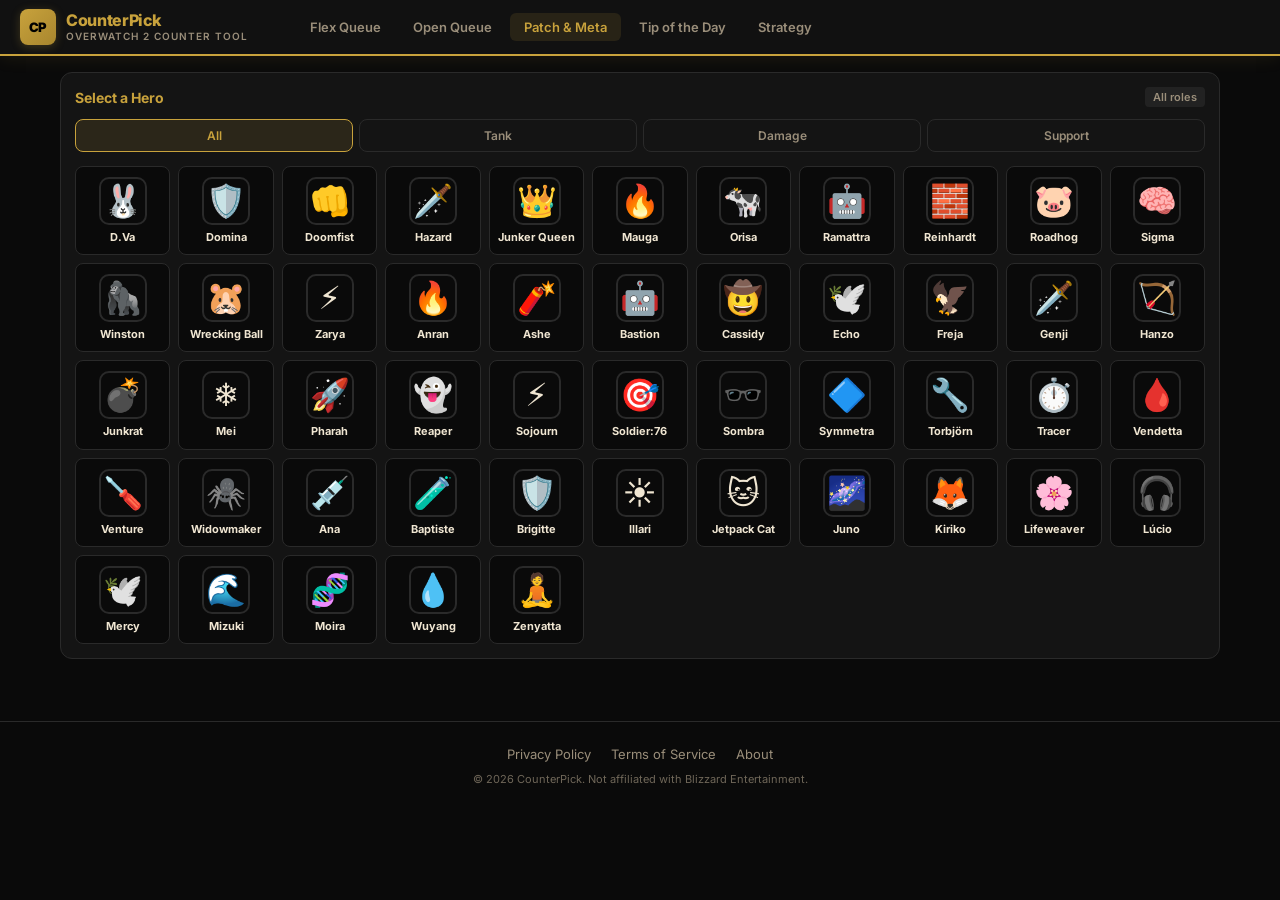
<file: hero-insights.html>
<!DOCTYPE html>
<html lang="en">
<head>
  <meta charset="UTF-8">
  <meta name="viewport" content="width=device-width, initial-scale=1.0">
  <meta name="description" content="CounterPick Hero Patch &amp; Meta — browse hero balance changes, patch notes, and matchup data for every Overwatch 2 hero.">
  <title>CounterPick – Hero Patch & Meta</title>
  <link rel="preconnect" href="https://fonts.googleapis.com">
  <link href="https://fonts.googleapis.com/css2?family=Inter:wght@400;500;600;700;800;900&display=swap" rel="stylesheet">
  <link rel="stylesheet" href="style.css?v=7">
</head>
<body>

  <header class="topbar">
    <div class="topbar-left">
      <div class="logo">
        <div class="logo-icon">CP</div>
        <div>
          <h1>CounterPick</h1>
          <p class="eyebrow">OVERWATCH 2 COUNTER TOOL</p>
        </div>
      </div>
    </div>
    <nav class="topbar-nav">
      <a class="nav-link" href="index.html">Flex Queue</a>
      <a class="nav-link" href="open-queue.html">Open Queue</a>
      <a class="nav-link active" href="hero-insights.html">Patch &amp; Meta</a>
      <a class="nav-link" href="tip.html">Tip of the Day</a>
      <a class="nav-link" href="strategy.html">Strategy</a>
    </nav>
    <div class="topbar-actions"></div>
  </header>

  <main style="padding:16px 20px;max-width:1200px;margin:0 auto">
    <section class="card" style="margin-bottom:14px">
      <div class="panel-head">
        <h2>Select a Hero</h2>
        <span class="panel-meta" id="role-filter-label">All roles</span>
      </div>
      <div class="role-bar" id="role-bar" style="margin-bottom:14px">
        <button class="role-btn active" data-role="All" type="button"><span class="role-icon">◎</span><span>All</span></button>
        <button class="role-btn" data-role="Tank" type="button"><span class="role-icon">🛡</span><span>Tank</span></button>
        <button class="role-btn" data-role="Damage" type="button"><span class="role-icon">✦</span><span>Damage</span></button>
        <button class="role-btn" data-role="Support" type="button"><span class="role-icon">✚</span><span>Support</span></button>
      </div>
      <div id="hero-grid" class="hero-select-grid"></div>
    </section>

    <section class="card" id="patch-section" style="display:none">
      <div class="card-header">
        <h2 id="patch-hero-name">—</h2>
        <span class="badge badge-orange" id="patch-date">—</span>
      </div>
      <div id="patch-content"></div>
    </section>
  </main>

  <script src="data.js"></script>
  <script>
  (function () {
    const grid = document.getElementById('hero-grid');
    const roleBar = document.getElementById('role-bar');
    const roleLabel = document.getElementById('role-filter-label');
    const patchSection = document.getElementById('patch-section');
    const patchName = document.getElementById('patch-hero-name');
    const patchDate = document.getElementById('patch-date');
    const patchContent = document.getElementById('patch-content');

    let activeRole = 'All';
    let selectedHero = null;

    function renderGrid() {
      grid.innerHTML = '';
      const roleOrder = { Tank: 0, Damage: 1, Support: 2 };
      const heroes = HERO_DB
        .filter(h => activeRole === 'All' || h.role === activeRole)
        .sort((a, b) => (roleOrder[a.role] ?? 9) - (roleOrder[b.role] ?? 9) || a.name.localeCompare(b.name));

      heroes.forEach(hero => {
        const btn = document.createElement('button');
        btn.type = 'button';
        btn.className = 'hero-pick-btn' + (selectedHero === hero.name ? ' selected' : '');
        btn.innerHTML = `<span class="hero-emoji" role="img" aria-label="${hero.name}">${hero.emoji}</span><span class="hero-pick-name">${hero.name}</span>`;
        btn.addEventListener('click', () => selectHero(hero.name));
        grid.appendChild(btn);
      });
    }

    function selectHero(name) {
      selectedHero = name;
      renderGrid();
      showPatch(name);
    }

    function showPatch(name) {
      const patch = HERO_PATCHES[name];
      const hero = HERO_DB.find(h => h.name === name);
      if (!patch || !hero) {
        patchSection.style.display = 'none';
        return;
      }

      patchSection.style.display = '';
      patchName.textContent = hero.name;

      const d = new Date(patch.date + 'T00:00:00');
      const formatted = d.toLocaleDateString('en-US', { year: 'numeric', month: 'long', day: 'numeric' });
      patchDate.textContent = formatted;

      const roleColors = { Tank: 'var(--blue)', Damage: 'var(--pink)', Support: 'var(--green)' };
      const roleColor = roleColors[hero.role] || 'var(--blue)';

      let html = '';
      html += `<div style="display:flex;align-items:center;gap:16px;margin-bottom:14px">`;
      html += `<span class="hero-emoji" role="img" aria-label="${hero.name}" style="font-size:60px;width:90px;height:90px;display:inline-flex;align-items:center;justify-content:center;border-radius:14px;border:2px solid var(--border);background:var(--bg-card-alt)">${hero.emoji}</span>`;
      html += `<div>`;
      html += `<div style="font-size:20px;font-weight:800;color:var(--gold-bright);margin-bottom:4px">${hero.name}</div>`;
      html += `<div class="patch-info-row">`;
      html += `<span class="mini-tag" style="color:${roleColor};border-color:${roleColor}">${hero.role}</span>`;
      html += `<span class="mini-tag map-tag">${patch.patch}</span>`;
      html += `</div>`;
      html += `</div></div>`;
      html += `<div class="patch-changes">`;
      patch.changes.forEach(c => {
        html += `<div class="patch-change-item">${c}</div>`;
      });
      html += `</div>`;

      patchContent.innerHTML = html;
      patchSection.scrollIntoView({ behavior: 'smooth', block: 'nearest' });
    }

    roleBar.addEventListener('click', e => {
      const btn = e.target.closest('.role-btn');
      if (!btn) return;
      roleBar.querySelectorAll('.role-btn').forEach(b => b.classList.remove('active'));
      btn.classList.add('active');
      activeRole = btn.dataset.role;
      roleLabel.textContent = activeRole === 'All' ? 'All roles' : activeRole;
      renderGrid();
    });

    renderGrid();
  })();
  </script>

  <footer class="site-footer">
    <div class="footer-inner">
      <div class="footer-links">
        <a href="privacy.html">Privacy Policy</a>
        <a href="terms.html">Terms of Service</a>
        <a href="about.html">About</a>
      </div>
      <p class="footer-copy">&copy; 2026 CounterPick. Not affiliated with Blizzard Entertainment.</p>
    </div>
  </footer>

</body>
</html>
</file>
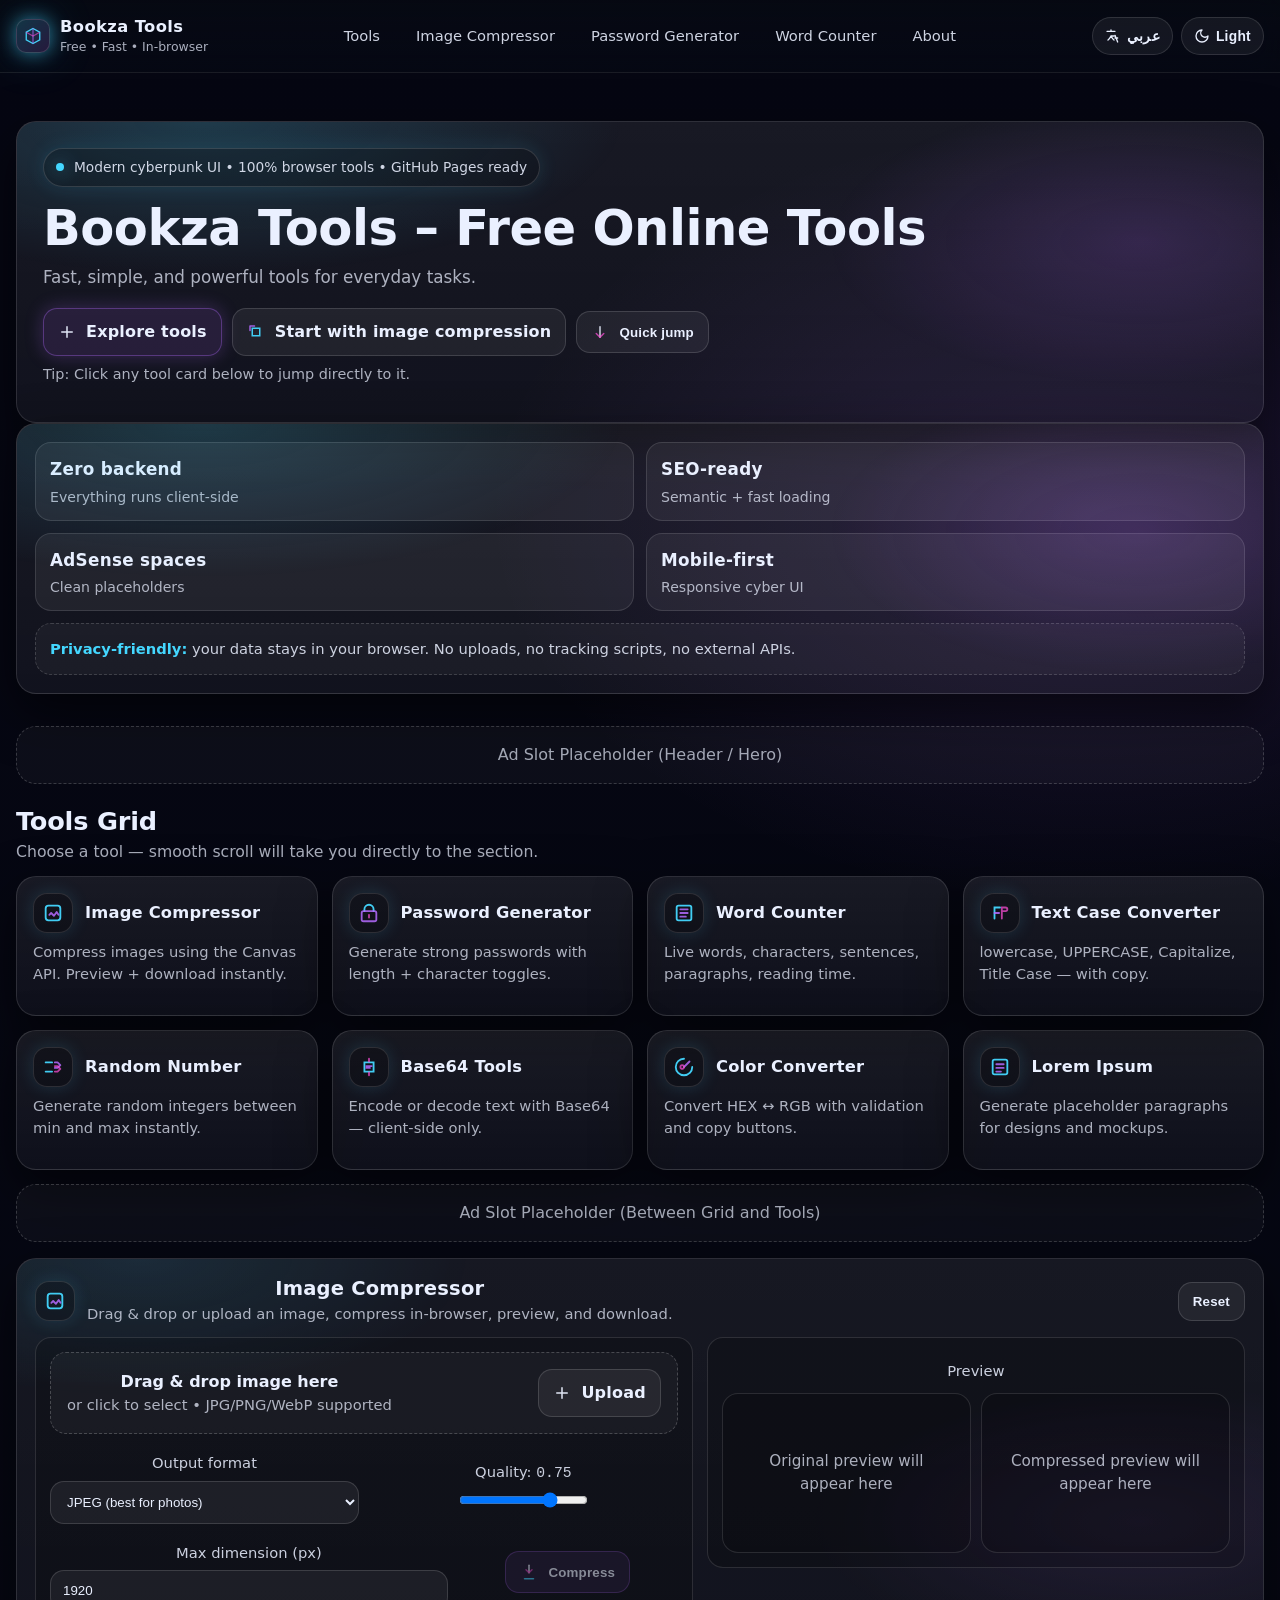
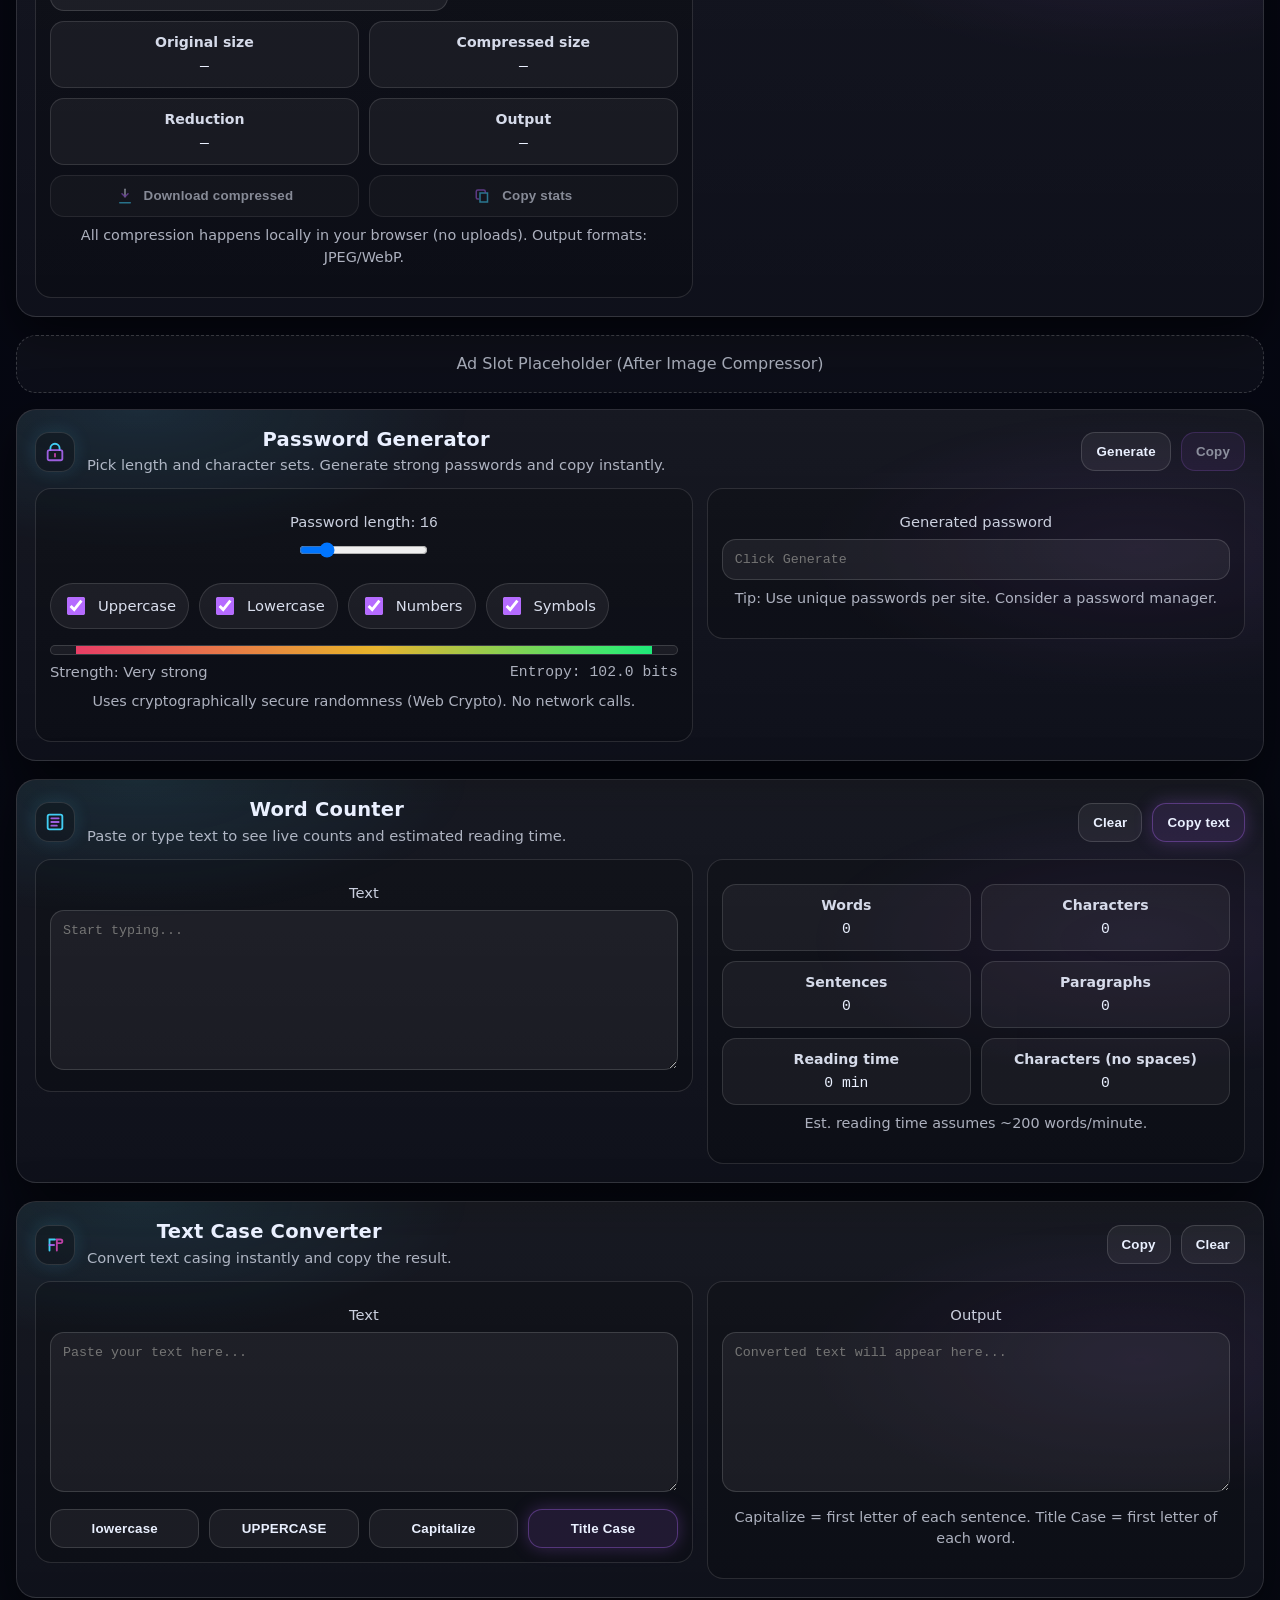
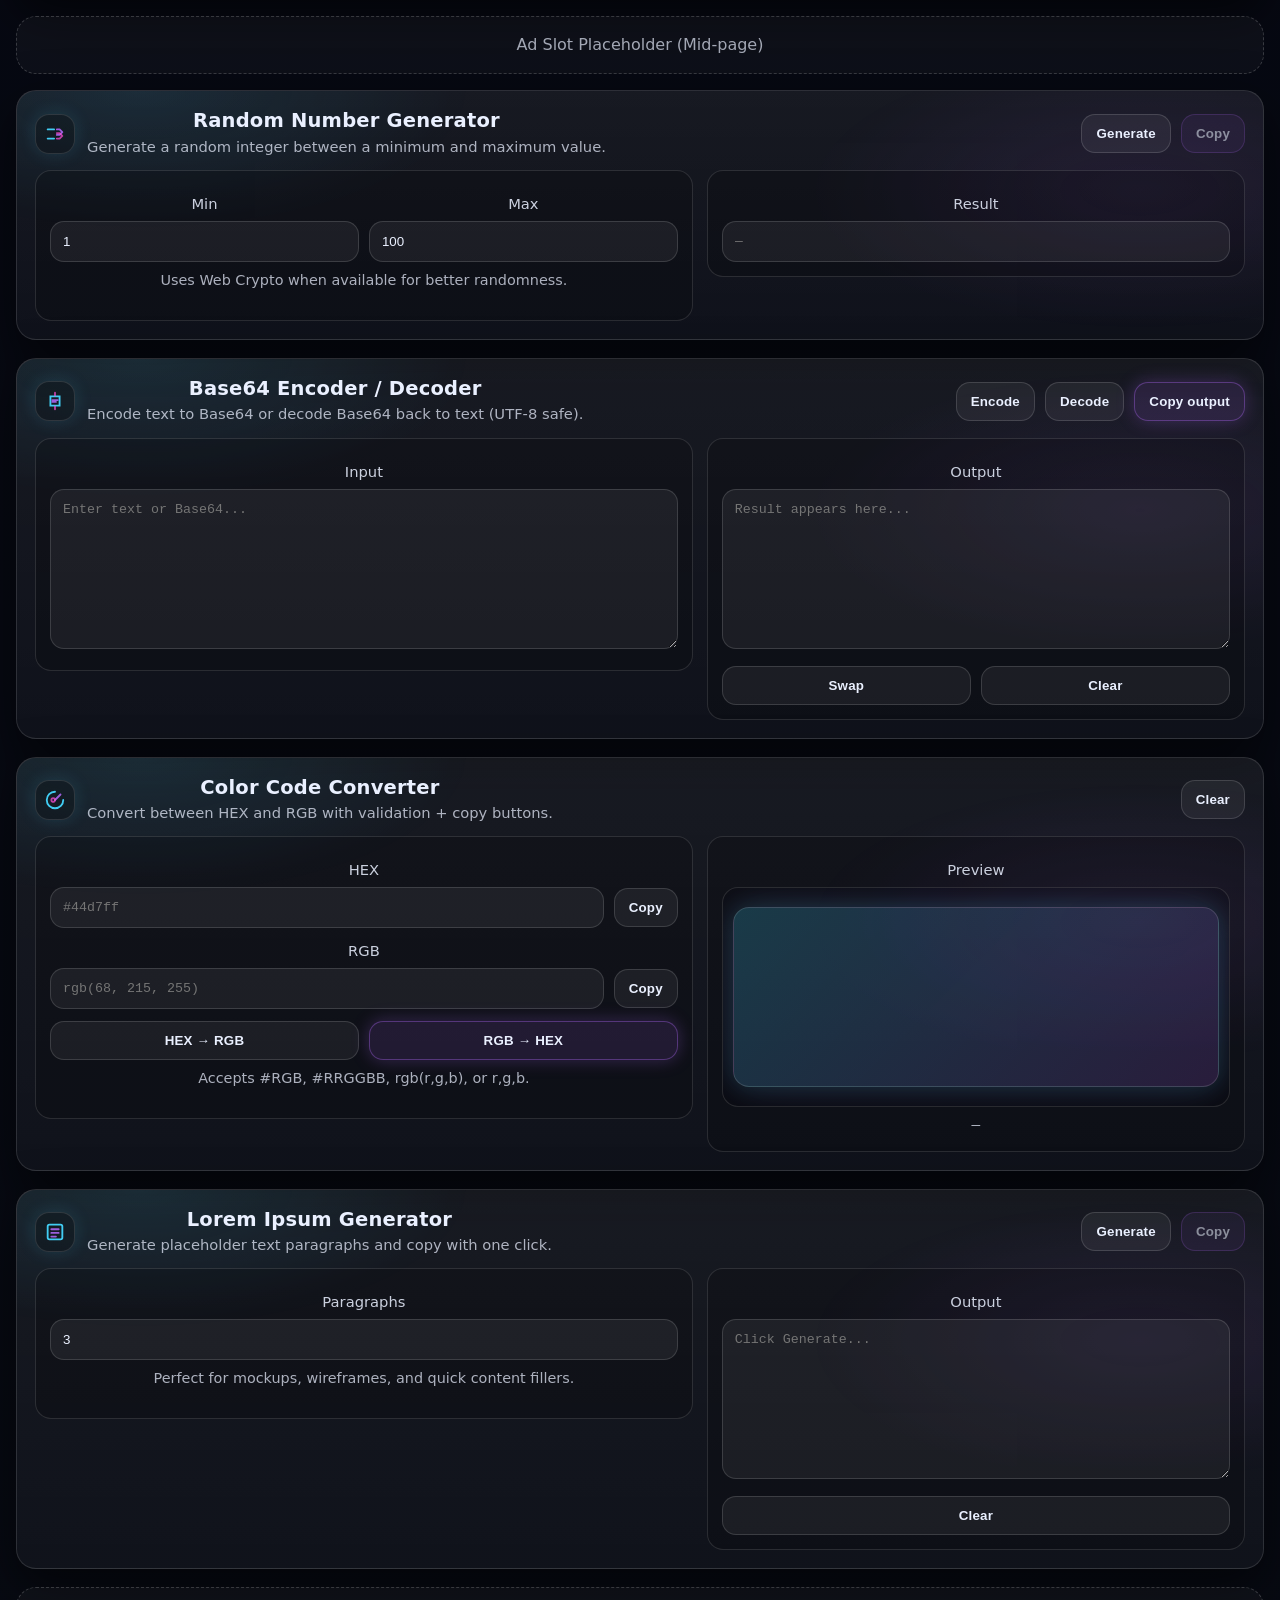
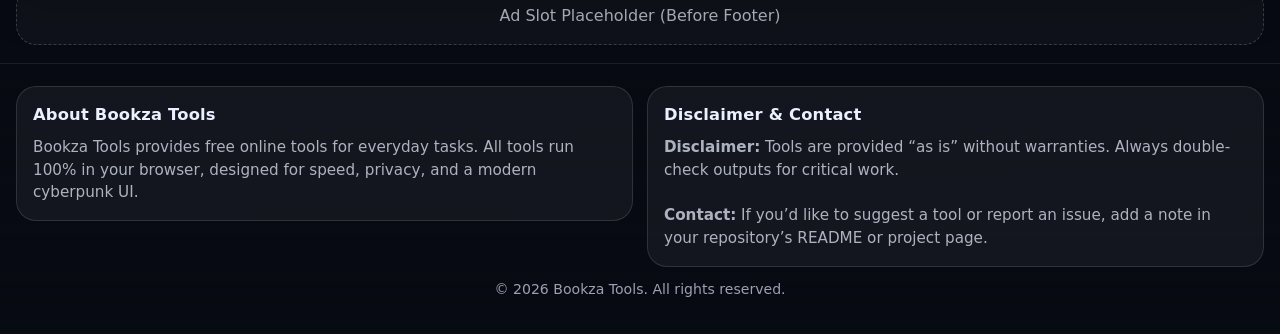
<file: index (3).html>
<!-- /index.html | Bookza Tools (Single-file, GitHub Pages-ready) -->
<!doctype html>
<html lang="en">
<head>
  <meta charset="utf-8" />
  <meta name="viewport" content="width=device-width,initial-scale=1,viewport-fit=cover" />
  <meta name="theme-color" content="#070A12" />
  <meta name="robots" content="index,follow,max-image-preview:large" />

  <title>Bookza Tools – Free Online Tools</title>
  <meta name="description" content="Bookza Tools is a fast, modern, free online tools website: image compressor, password generator, word counter, case converter, Base64 tools, color converter, random number generator, and lorem ipsum generator — all in your browser." />
  <meta name="keywords" content="free online tools,image compressor,password generator,word counter,text case converter,base64 encoder,base64 decoder,color converter,hex to rgb,rgb to hex,random number generator,lorem ipsum generator,web tools" />
  <link rel="canonical" href="./" />

  <!-- AdSense -->
  <script async src="https://pagead2.googlesyndication.com/pagead/js/adsbygoogle.js?client=ca-pub-6708116399283518"
     crossorigin="anonymous"></script>

  <!-- Open Graph -->
  <meta property="og:type" content="website" />
  <meta property="og:title" content="Bookza Tools – Free Online Tools" />
  <meta property="og:description" content="Fast, simple, and powerful tools for everyday tasks. Works 100% in your browser." />
  <meta property="og:url" content="./" />
  <meta property="og:site_name" content="Bookza Tools" />

  <!-- Twitter -->
  <meta name="twitter:card" content="summary" />
  <meta name="twitter:title" content="Bookza Tools – Free Online Tools" />
  <meta name="twitter:description" content="Fast, simple, and powerful tools for everyday tasks. Works 100% in your browser." />

  <!-- Structured Data -->
  <script type="application/ld+json">
  {
    "@context":"https://schema.org",
    "@type":"WebSite",
    "name":"Bookza Tools",
    "url":"./",
    "description":"Fast, modern, free online tools that work 100% in your browser.",
    "potentialAction":{
      "@type":"SearchAction",
      "target":"./#tools-grid",
      "query-input":"required name=search_term_string"
    }
  }
  </script>

  <style>
    :root{
      --bg0:#050612;
      --bg1:#070A12;
      --panel:rgba(255,255,255,.06);
      --panel2:rgba(255,255,255,.08);
      --line:rgba(255,255,255,.14);

      --txt:#EAF0FF;
      --muted:rgba(234,240,255,.72);

      --blue:#44D7FF;
      --purple:#B56BFF;
      --pink:#FF4FD8;
      --good:#3CFF8F;
      --warn:#FFC246;
      --bad:#FF4A6E;

      --r12:12px;
      --r16:16px;
      --r20:20px;

      --shadow: 0 18px 50px rgba(0,0,0,.55);
      --glowBlue: 0 0 18px rgba(68,215,255,.55), 0 0 48px rgba(68,215,255,.22);
      --glowPurple: 0 0 18px rgba(181,107,255,.55), 0 0 48px rgba(181,107,255,.22);

      --max: 1280px;
      --navH: 72px;
    }

    /* Light mode */
    [data-theme="light"] {
      --bg0:#F2F5FF;
      --bg1:#E9EEFF;
      --panel:rgba(0,0,0,.05);
      --panel2:rgba(0,0,0,.07);
      --line:rgba(0,0,0,.12);
      --txt:#0A0E1A;
      --muted:rgba(10,14,26,.62);
      --blue:#0077BB;
      --purple:#7C3AED;
      --pink:#C026A8;
      --good:#16A34A;
      --warn:#D97706;
      --bad:#DC2626;
      --shadow: 0 8px 30px rgba(0,0,0,.13);
      --glowBlue: 0 0 12px rgba(0,119,187,.25);
      --glowPurple: 0 0 12px rgba(124,58,237,.25);
    }
    [data-theme="light"] body{
      background:
        radial-gradient(1200px 700px at 20% -10%, rgba(0,119,187,.08), transparent 60%),
        radial-gradient(1000px 650px at 85% 10%, rgba(124,58,237,.08), transparent 60%),
        linear-gradient(180deg, var(--bg0), var(--bg1));
    }
    [data-theme="light"] body:before{ opacity:.03 }
    [data-theme="light"] header{
      background:linear-gradient(180deg, rgba(242,245,255,.92), rgba(233,238,255,.75));
    }
    [data-theme="light"] .heroCard,
    [data-theme="light"] .card,
    [data-theme="light"] .tool,
    [data-theme="light"] .footCard{
      background:linear-gradient(180deg, rgba(255,255,255,.85), rgba(255,255,255,.65));
      border-color:rgba(0,0,0,.1);
    }
    [data-theme="light"] .panel{
      background:rgba(255,255,255,.7);
      border-color:rgba(0,0,0,.1);
    }
    [data-theme="light"] input[type="text"],
    [data-theme="light"] input[type="number"],
    [data-theme="light"] textarea,
    [data-theme="light"] select{
      background:rgba(255,255,255,.8);
      border-color:rgba(0,0,0,.15);
      color:var(--txt);
    }
    [data-theme="light"] .stat,
    [data-theme="light"] .meta,
    [data-theme="light"] .micro{
      background:rgba(255,255,255,.6);
      border-color:rgba(0,0,0,.1);
    }
    [data-theme="light"] .drop{
      background:rgba(255,255,255,.5);
      border-color:rgba(0,0,0,.15);
    }
    [data-theme="light"] .imgBox{
      background:rgba(255,255,255,.7);
    }
    [data-theme="light"] footer{
      background:linear-gradient(180deg, rgba(242,245,255,0), rgba(233,238,255,.7));
    }

    *{box-sizing:border-box}
    html{scroll-behavior:smooth}
    body{
      margin:0;
      font-family: ui-sans-serif, system-ui, -apple-system, Segoe UI, Roboto, Helvetica, Arial, "Apple Color Emoji","Segoe UI Emoji";
      color:var(--txt);
      background:
        radial-gradient(1200px 700px at 20% -10%, rgba(68,215,255,.14), transparent 60%),
        radial-gradient(1000px 650px at 85% 10%, rgba(181,107,255,.14), transparent 60%),
        radial-gradient(900px 600px at 50% 120%, rgba(255,79,216,.08), transparent 55%),
        linear-gradient(180deg, var(--bg0), var(--bg1));
      min-height:100vh;
      line-height:1.5;
      overflow-x:hidden;
    }

    /* Subtle animated scanlines */
    body:before{
      content:"";
      position:fixed;
      inset:0;
      pointer-events:none;
      background:
        repeating-linear-gradient(
          to bottom,
          rgba(255,255,255,.035),
          rgba(255,255,255,.035) 1px,
          transparent 1px,
          transparent 6px
        );
      opacity:.08;
      mix-blend-mode:overlay;
      z-index:0;
      animation:scan 10s linear infinite;
    }
    @keyframes scan{
      from{transform:translateY(-10px)}
      to{transform:translateY(10px)}
    }

    a{color:inherit;text-decoration:none}
    img{max-width:100%;display:block}

    .wrap{
      width:min(var(--max), calc(100% - 2rem));
      margin:0 auto;
      position:relative;
      z-index:1;
    }

    /* Top navigation */
    header{
      position:sticky;
      top:0;
      z-index:50;
      backdrop-filter:saturate(140%) blur(14px);
      -webkit-backdrop-filter:saturate(140%) blur(14px);
      border-bottom:1px solid rgba(255,255,255,.08);
      background:linear-gradient(180deg, rgba(7,10,18,.82), rgba(7,10,18,.55));
    }
    .nav{
      height:var(--navH);
      display:flex;
      align-items:center;
      justify-content:space-between;
      gap:12px;
    }
    .brand{
      display:flex;
      align-items:center;
      gap:10px;
      min-width: 180px;
    }
    .brand .logo{
      width:34px;height:34px;
      border-radius:10px;
      display:grid;place-items:center;
      background:linear-gradient(135deg, rgba(68,215,255,.22), rgba(181,107,255,.18));
      border:1px solid rgba(255,255,255,.14);
      box-shadow:var(--glowBlue);
    }
    .brand strong{
      letter-spacing:.4px;
      font-weight:780;
      font-size:1.02rem;
    }
    .brand span{
      display:block;
      font-size:.78rem;
      color:var(--muted);
      margin-top:-2px;
    }

    .navlinks{
      display:flex;
      align-items:center;
      gap:10px;
    }
    .navlinks a{
      font-size:.92rem;
      color:rgba(234,240,255,.88);
      padding:10px 12px;
      border-radius:999px;
      border:1px solid transparent;
      transition:transform .15s ease, box-shadow .15s ease, border-color .15s ease, background .15s ease;
      background:transparent;
      white-space:nowrap;
    }
    .navlinks a:hover{
      border-color:rgba(255,255,255,.14);
      background:rgba(255,255,255,.06);
      box-shadow:var(--glowPurple);
      transform:translateY(-1px);
    }

    .menuBtn{
      display:none;
      align-items:center;
      justify-content:center;
      width:44px;height:44px;
      border-radius:14px;
      background:rgba(255,255,255,.06);
      border:1px solid rgba(255,255,255,.12);
      color:var(--txt);
      cursor:pointer;
      transition:transform .15s ease, box-shadow .15s ease, border-color .15s ease, background .15s ease;
    }
    .menuBtn:hover{
      transform:translateY(-1px);
      box-shadow:var(--glowBlue);
      border-color:rgba(68,215,255,.34);
      background:rgba(68,215,255,.10);
    }

    /* Theme + Lang buttons in nav */
    .navControls{
      display:flex;
      align-items:center;
      gap:8px;
      flex-shrink:0;
    }
    .iconBtn{
      display:inline-flex;
      align-items:center;
      justify-content:center;
      gap:6px;
      height:38px;
      padding:0 12px;
      border-radius:999px;
      background:rgba(255,255,255,.06);
      border:1px solid rgba(255,255,255,.12);
      color:var(--txt);
      cursor:pointer;
      font-size:.86rem;
      font-weight:600;
      letter-spacing:.3px;
      transition:transform .15s ease, box-shadow .15s ease, border-color .15s ease, background .15s ease;
      white-space:nowrap;
    }
    .iconBtn:hover{
      transform:translateY(-1px);
      box-shadow:var(--glowBlue);
      border-color:rgba(68,215,255,.34);
      background:rgba(68,215,255,.10);
    }
    .iconBtn svg{ flex-shrink:0 }

    .mobileMenu{
      display:none;
      padding:10px 0 16px;
    }
    .mobileMenu a{
      display:block;
      padding:12px 14px;
      border-radius:14px;
      border:1px solid rgba(255,255,255,.10);
      background:rgba(255,255,255,.05);
      margin-top:10px;
      transition:transform .15s ease, box-shadow .15s ease, border-color .15s ease;
    }
    .mobileMenu a:hover{
      transform:translateY(-1px);
      border-color:rgba(181,107,255,.34);
      box-shadow:var(--glowPurple);
    }

    /* Hero */
    .hero{
      padding:48px 0 18px;
    }
    .heroGrid{
      display:block;
      max-width: var(--max);
      margin: 0 auto;
      width: min(var(--max), calc(100% - 2rem));
    }
    .heroGrid .heroCard:first-child{
      width:100%;
    }
    .heroSide{
      display:none;
    }
    .heroCard{
      border-radius:var(--r20);
      background:linear-gradient(180deg, rgba(255,255,255,.08), rgba(255,255,255,.05));
      border:1px solid rgba(255,255,255,.12);
      box-shadow:var(--shadow);
      overflow:hidden;
      position:relative;
    }
    .heroCard:before{
      content:"";
      position:absolute;
      inset:-2px;
      background:
        radial-gradient(650px 240px at 15% 0%, rgba(68,215,255,.18), transparent 65%),
        radial-gradient(520px 240px at 90% 40%, rgba(181,107,255,.16), transparent 60%);
      filter: blur(0px);
      pointer-events:none;
    }
    .heroInner{
      position:relative;
      padding:26px 26px 22px;
    }
    .kicker{
      display:inline-flex;
      align-items:center;
      gap:10px;
      font-size:.86rem;
      color:rgba(234,240,255,.88);
      padding:8px 12px;
      border-radius:999px;
      border:1px solid rgba(255,255,255,.14);
      background:rgba(0,0,0,.18);
      box-shadow: 0 0 20px rgba(68,215,255,.12);
    }
    .kicker .dot{
      width:8px;height:8px;border-radius:999px;
      background:var(--blue);
      box-shadow:0 0 18px rgba(68,215,255,.7);
    }

    h1{
      margin:14px 0 10px;
      font-size: clamp(2rem, 4vw, 3.1rem);
      line-height:1.1;
      letter-spacing:-.5px;
    }
    .subtitle{
      margin:0 0 18px;
      color:var(--muted);
      font-size: 1.05rem;
      max-width: 54ch;
    }
    .heroActions{
      display:flex;
      flex-wrap:wrap;
      gap:10px;
      align-items:center;
    }

    .btn{
      display:inline-flex;
      align-items:center;
      justify-content:center;
      gap:10px;
      border:1px solid rgba(255,255,255,.14);
      background:rgba(255,255,255,.06);
      color:var(--txt);
      padding:11px 14px;
      border-radius:14px;
      cursor:pointer;
      text-decoration:none;
      user-select:none;
      transition:transform .15s ease, box-shadow .15s ease, border-color .15s ease, background .15s ease, opacity .15s ease;
      font-weight:650;
      letter-spacing:.2px;
    }
    .btn:hover{
      transform:translateY(-1px);
      border-color:rgba(68,215,255,.35);
      background:rgba(68,215,255,.10);
      box-shadow:var(--glowBlue);
    }
    .btn.primary{
      border-color:rgba(181,107,255,.35);
      background:rgba(181,107,255,.12);
      box-shadow:0 0 18px rgba(181,107,255,.25);
    }
    .btn.primary:hover{
      border-color:rgba(255,79,216,.35);
      background:rgba(255,79,216,.12);
      box-shadow:0 0 22px rgba(255,79,216,.22), 0 0 50px rgba(181,107,255,.18);
    }
    .btn:disabled{
      opacity:.55;
      cursor:not-allowed;
      transform:none;
      box-shadow:none;
    }

    .heroSide{
      padding:18px;
      display:flex;
      flex-direction:column;
      gap:12px;
      justify-content:space-between;
    }
    .statGrid{
      display:grid;
      grid-template-columns:1fr 1fr;
      gap:12px;
    }
    .stat{
      border-radius:var(--r16);
      border:1px solid rgba(255,255,255,.12);
      background:rgba(255,255,255,.06);
      padding:14px 14px 12px;
      box-shadow: 0 0 0 rgba(0,0,0,0);
    }
    .stat strong{
      display:block;
      font-size:1.05rem;
      letter-spacing:.3px;
    }
    .stat span{
      display:block;
      margin-top:4px;
      color:var(--muted);
      font-size:.88rem;
    }
    .micro{
      border-radius:var(--r16);
      border:1px dashed rgba(255,255,255,.16);
      background:rgba(255,255,255,.04);
      padding:14px;
      color:rgba(234,240,255,.86);
      font-size:.92rem;
    }
    .micro b{color:var(--blue)}

    /* Tools Grid */
    section{
      scroll-margin-top: calc(var(--navH) + 14px);
    }
    .sectionHead{
      display:flex;
      align-items:flex-end;
      justify-content:space-between;
      gap:16px;
      margin: 18px 0 12px;
    }
    .sectionHead h2{
      margin:0;
      font-size:1.6rem;
      letter-spacing:-.2px;
    }
    .sectionHead p{
      margin:0;
      color:var(--muted);
      max-width: 60ch;
      font-size:.98rem;
    }

    .toolsGrid{
      display:grid;
      grid-template-columns:repeat(4, 1fr);
      gap:14px;
      margin: 10px auto 10px;
      justify-items:center;
    }

    .card{
      border-radius:var(--r20);
      background:linear-gradient(180deg, rgba(255,255,255,.08), rgba(255,255,255,.04));
      border:1px solid rgba(255,255,255,.12);
      padding:16px;
      box-shadow:var(--shadow);
      position:relative;
      overflow:hidden;
      transition: transform .18s ease, box-shadow .18s ease, border-color .18s ease;
      cursor:pointer;
      min-height: 140px;
    }
    .card:before{
      content:"";
      position:absolute;
      inset:-2px;
      background:
        radial-gradient(240px 140px at 18% 10%, rgba(68,215,255,.18), transparent 70%),
        radial-gradient(240px 140px at 86% 60%, rgba(181,107,255,.16), transparent 70%);
      opacity:.0;
      transition:opacity .18s ease;
      pointer-events:none;
    }
    .card:hover{
      transform: translateY(-2px);
      border-color: rgba(68,215,255,.28);
      box-shadow: 0 0 18px rgba(68,215,255,.18), 0 0 60px rgba(181,107,255,.10), var(--shadow);
    }
    .card:hover:before{opacity:1}
    .cardTop{
      display:flex;
      align-items:center;
      gap:12px;
      margin-bottom:8px;
    }
    .icon{
      width:40px;height:40px;
      border-radius:14px;
      display:grid;place-items:center;
      background:rgba(0,0,0,.20);
      border:1px solid rgba(255,255,255,.12);
      box-shadow: 0 0 18px rgba(68,215,255,.14);
      flex:0 0 auto;
    }
    .card h3{
      margin:0;
      font-size:1.02rem;
      letter-spacing:.2px;
    }
    .card p{
      margin:0;
      color:var(--muted);
      font-size:.92rem;
    }

    /* Tool sections */
    .tool{
      margin: 16px 0 18px;
      border-radius:var(--r20);
      background:linear-gradient(180deg, rgba(255,255,255,.07), rgba(255,255,255,.04));
      border:1px solid rgba(255,255,255,.12);
      box-shadow:var(--shadow);
      overflow:hidden;
      position:relative;
    }
    .tool:before{
      content:"";
      position:absolute;
      inset:-2px;
      background:
        radial-gradient(520px 220px at 10% 0%, rgba(68,215,255,.16), transparent 65%),
        radial-gradient(520px 220px at 90% 40%, rgba(181,107,255,.14), transparent 65%);
      pointer-events:none;
      opacity:.65;
    }

    .toolInner{
      position:relative;
      padding:18px;
    }
    .toolHeader{
      display:flex;
      align-items:center;
      justify-content:space-between;
      gap:14px;
      margin-bottom:12px;
    }
    .toolTitle{
      display:flex;
      align-items:center;
      gap:12px;
      min-width: 0;
    }
    .toolTitle h3{
      margin:0;
      font-size:1.22rem;
      letter-spacing:.2px;
      line-height:1.2;
    }
    .toolTitle span{
      display:block;
      margin-top:3px;
      color:var(--muted);
      font-size:.92rem;
      max-width: 75ch;
    }
    .toolHeader .right{
      display:flex;
      align-items:center;
      gap:10px;
      flex-wrap:wrap;
      justify-content:flex-end;
    }

    .grid2{
      display:grid;
      grid-template-columns: 1.1fr .9fr;
      gap:14px;
      align-items:start;
    }

    .panel{
      border-radius:var(--r16);
      border:1px solid rgba(255,255,255,.12);
      background:rgba(0,0,0,.18);
      padding:14px;
      box-shadow: 0 0 0 rgba(0,0,0,0);
    }

    label{
      display:block;
      color:rgba(234,240,255,.86);
      font-size:.92rem;
      margin: 8px 0 6px;
    }
    input[type="text"], input[type="number"], textarea, select{
      width:100%;
      padding:12px 12px;
      border-radius:14px;
      border:1px solid rgba(255,255,255,.14);
      background:rgba(255,255,255,.06);
      color:var(--txt);
      outline:none;
      transition:border-color .15s ease, box-shadow .15s ease;
    }
    textarea{
      min-height: 160px;
      resize: vertical;
    }
    input:focus, textarea:focus, select:focus{
      border-color:rgba(68,215,255,.45);
      box-shadow: 0 0 0 3px rgba(68,215,255,.12);
    }

    .row{
      display:flex;
      gap:10px;
      flex-wrap:wrap;
      align-items:center;
    }
    .row > *{flex:1}
    .row .fit{flex:0 0 auto}

    .chips{
      display:flex;
      flex-wrap:wrap;
      gap:10px;
      margin-top:10px;
    }
    .chip{
      display:inline-flex;
      align-items:center;
      gap:10px;
      padding:10px 12px;
      border-radius:999px;
      background:rgba(255,255,255,.06);
      border:1px solid rgba(255,255,255,.12);
      color:rgba(234,240,255,.92);
      user-select:none;
    }
    .chip input{
      width:18px;height:18px;
      accent-color: var(--purple);
    }

    .metaGrid{
      display:grid;
      grid-template-columns: repeat(2, 1fr);
      gap:10px;
      margin-top:10px;
    }
    .meta{
      border-radius:14px;
      border:1px solid rgba(255,255,255,.12);
      background:rgba(255,255,255,.05);
      padding:10px 12px;
    }
    .meta b{display:block;font-size:.88rem;color:rgba(234,240,255,.9)}
    .meta span{display:block;font-size:.92rem;margin-top:2px}

    .drop{
      border-radius:var(--r16);
      border:1px dashed rgba(255,255,255,.20);
      background:rgba(255,255,255,.04);
      padding:16px;
      display:flex;
      gap:14px;
      align-items:center;
      justify-content:space-between;
      transition:border-color .15s ease, box-shadow .15s ease, background .15s ease, transform .15s ease;
    }
    .drop:hover{
      border-color:rgba(68,215,255,.35);
      box-shadow: var(--glowBlue);
      background:rgba(68,215,255,.08);
      transform: translateY(-1px);
    }
    .drop.dragover{
      border-color:rgba(255,79,216,.38);
      box-shadow: 0 0 24px rgba(255,79,216,.22), 0 0 50px rgba(181,107,255,.18);
      background:rgba(255,79,216,.08);
    }
    .drop .hint{
      color:var(--muted);
      font-size:.92rem;
    }

    .preview{
      display:grid;
      grid-template-columns: 1fr 1fr;
      gap:10px;
      margin-top:10px;
    }
    .imgBox{
      border-radius:var(--r16);
      border:1px solid rgba(255,255,255,.12);
      background:rgba(0,0,0,.16);
      padding:10px;
      overflow:hidden;
      min-height: 160px;
      display:grid;
      place-items:center;
    }
    .imgBox img{
      width:100%;
      height:100%;
      object-fit:contain;
      border-radius:12px;
      background:rgba(255,255,255,.02);
    }
    .imgBox .ph{
      color:var(--muted);
      font-size:.95rem;
      text-align:center;
      padding:12px;
    }

    .strength{
      margin-top:10px;
    }
    .bar{
      height:10px;
      border-radius:999px;
      border:1px solid rgba(255,255,255,.14);
      background:rgba(255,255,255,.06);
      overflow:hidden;
    }
    .bar > i{
      display:block;
      height:100%;
      width:0%;
      background:linear-gradient(90deg, rgba(255,74,110,.90), rgba(255,194,70,.90), rgba(60,255,143,.90));
      filter:saturate(120%);
      transition: width .18s ease;
    }
    .strengthLine{
      display:flex;
      align-items:center;
      justify-content:space-between;
      gap:10px;
      margin-top:6px;
      color:var(--muted);
      font-size:.92rem;
    }

    .note{
      color:var(--muted);
      font-size:.9rem;
      margin-top:8px;
    }

    .adSlot{
      margin: 14px 0;
      border-radius:var(--r20);
      border:1px dashed rgba(255,255,255,.18);
      background:rgba(255,255,255,.03);
      padding:16px;
      color:rgba(234,240,255,.68);
      text-align:center;
    }

    footer{
      margin-top: 18px;
      padding: 22px 0 34px;
      border-top:1px solid rgba(255,255,255,.08);
      background:linear-gradient(180deg, rgba(7,10,18,0), rgba(7,10,18,.55));
    }
    .footGrid{
      display:grid;
      grid-template-columns: 1fr 1fr;
      gap:14px;
      align-items:start;
    }
    .footCard{
      border-radius:var(--r20);
      border:1px solid rgba(255,255,255,.12);
      background:rgba(255,255,255,.05);
      padding:16px;
    }
    .footCard h4{
      margin:0 0 8px;
      font-size:1.02rem;
      letter-spacing:.2px;
    }
    .footCard p{
      margin:0;
      color:var(--muted);
      font-size:.95rem;
    }
    .copyright{
      margin-top:12px;
      color:rgba(234,240,255,.66);
      font-size:.88rem;
      text-align:center;
    }

    /* Reveal animation */
    .reveal{
      opacity:0;
      transform: translateY(10px);
      transition: opacity .35s ease, transform .35s ease;
    }
    .reveal.in{
      opacity:1;
      transform:none;
    }

    /* Responsive */
    @media (max-width: 1000px){
      .toolsGrid{grid-template-columns:repeat(2, 1fr)}
      .heroGrid{grid-template-columns: 1fr}
    }
    @media (max-width: 680px){
      :root{--navH:64px}
      .navlinks{display:none}
      .menuBtn{display:inline-flex}
      .mobileMenu.open{display:block}
      .toolsGrid{grid-template-columns:1fr}
      .grid2{grid-template-columns:1fr}
      .preview{grid-template-columns:1fr}
      .metaGrid{grid-template-columns:1fr}
      .footGrid{grid-template-columns:1fr}
      .brand{min-width:auto}
    }

    /* Utility */
    .srOnly{
      position:absolute;
      width:1px;height:1px;
      padding:0;margin:-1px;
      overflow:hidden;clip:rect(0,0,0,0);
      white-space:nowrap;border:0;
    }
    .mono{
      font-family: ui-monospace, SFMono-Regular, Menlo, Monaco, Consolas, "Liberation Mono", "Courier New", monospace;
    }

    /* Toast */
    .toastWrap{
      position:fixed;
      bottom:14px;
      left:50%;
      transform:translateX(-50%);
      z-index:80;
      pointer-events:none;
      display:flex;
      flex-direction:column;
      gap:10px;
      width:min(520px, calc(100% - 20px));
    }
    .toast{
      pointer-events:auto;
      border-radius:16px;
      border:1px solid rgba(255,255,255,.12);
      background:rgba(0,0,0,.38);
      backdrop-filter: blur(12px);
      -webkit-backdrop-filter: blur(12px);
      box-shadow:var(--shadow);
      padding:12px 12px;
      display:flex;
      align-items:flex-start;
      justify-content:space-between;
      gap:10px;
      animation: pop .22s ease;
    }
    @keyframes pop{
      from{transform:translateY(8px);opacity:0}
      to{transform:none;opacity:1}
    }
    .toast b{display:block;font-size:.95rem}
    .toast span{display:block;color:var(--muted);font-size:.9rem;margin-top:2px}
    .toast .x{
      background:transparent;
      border:0;
      color:rgba(234,240,255,.85);
      cursor:pointer;
      padding:6px 8px;
      border-radius:12px;
      transition: background .15s ease;
    }
    .toast .x:hover{background:rgba(255,255,255,.06)}
  </style>
</head>

<body>
  <header>
    <div class="wrap">
      <nav class="nav" aria-label="Primary navigation">
        <a class="brand" href="#top" aria-label="Bookza Tools home">
          <div class="logo" aria-hidden="true">
            <!-- Neon cube -->
            <svg width="18" height="18" viewBox="0 0 24 24" fill="none">
              <path d="M12 2 21 7v10l-9 5-9-5V7l9-5Z" stroke="rgba(68,215,255,.95)" stroke-width="1.8"/>
              <path d="M12 2v20" stroke="rgba(181,107,255,.75)" stroke-width="1.6" opacity=".9"/>
              <path d="M3 7l9 5 9-5" stroke="rgba(255,79,216,.65)" stroke-width="1.6" opacity=".9"/>
            </svg>
          </div>
          <div>
            <strong>Bookza Tools</strong>
            <span>Free • Fast • In-browser</span>
          </div>
        </a>

        <div class="navlinks">
          <a href="#tools-grid" data-i18n="nav_tools">Tools</a>
          <a href="#image-compressor" data-i18n="nav_imgcomp">Image Compressor</a>
          <a href="#password-generator" data-i18n="nav_passgen">Password Generator</a>
          <a href="#word-counter" data-i18n="nav_wordcount">Word Counter</a>
          <a href="#footer" data-i18n="nav_about">About</a>
        </div>

        <div class="navControls">
          <!-- Language toggle -->
          <button class="iconBtn" id="langBtn" type="button" aria-label="Switch language" title="Switch language">
            <svg width="16" height="16" viewBox="0 0 24 24" fill="none" aria-hidden="true">
              <path d="M3 5h12M9 3v2m4.5 13s-2.5-2-4.5-6m0 0s-2 4-4.5 6m4.5-6h5" stroke="currentColor" stroke-width="2" stroke-linecap="round" stroke-linejoin="round"/>
              <path d="M15 11l4 10m-4-6h4" stroke="currentColor" stroke-width="2" stroke-linecap="round" stroke-linejoin="round"/>
            </svg>
            <span id="langLabel">عربي</span>
          </button>

          <!-- Theme toggle -->
          <button class="iconBtn" id="themeBtn" type="button" aria-label="Toggle dark/light mode" title="Toggle theme">
            <svg id="themeIcon" width="16" height="16" viewBox="0 0 24 24" fill="none" aria-hidden="true">
              <path d="M12 3a6 6 0 0 0 9 9 9 9 0 1 1-9-9Z" stroke="currentColor" stroke-width="2" stroke-linecap="round" stroke-linejoin="round"/>
            </svg>
            <span id="themeLabel">Light</span>
          </button>
        </div>

        <button class="menuBtn" id="menuBtn" aria-label="Open menu" aria-expanded="false" aria-controls="mobileMenu">
          <svg width="22" height="22" viewBox="0 0 24 24" fill="none" aria-hidden="true">
            <path d="M4 7h16M4 12h16M4 17h16" stroke="rgba(234,240,255,.92)" stroke-width="2" stroke-linecap="round"/>
          </svg>
        </button>
      </nav>

      <div class="mobileMenu" id="mobileMenu">
        <a href="#tools-grid" data-i18n="nav_tools">Tools</a>
        <a href="#image-compressor" data-i18n="nav_imgcomp">Image Compressor</a>
        <a href="#password-generator" data-i18n="nav_passgen">Password Generator</a>
        <a href="#word-counter" data-i18n="nav_wordcount">Word Counter</a>
        <a href="#text-case" data-i18n="nav_textcase">Text Case Converter</a>
        <a href="#random-number" data-i18n="nav_random">Random Number Generator</a>
        <a href="#base64" data-i18n="nav_base64">Base64 Encoder / Decoder</a>
        <a href="#color-converter" data-i18n="nav_color">Color Code Converter</a>
        <a href="#lorem" data-i18n="nav_lorem">Lorem Ipsum Generator</a>
        <a href="#footer" data-i18n="nav_about">About</a>
      </div>
    </div>
  </header>

  <main id="top">
    <section class="hero">
      <div class="wrap heroGrid">
        <div class="heroCard reveal">
          <div class="heroInner">
            <div class="kicker">
              <span class="dot" aria-hidden="true"></span>
              <span data-i18n="hero_kicker">Modern cyberpunk UI • 100% browser tools • GitHub Pages ready</span>
            </div>
            <h1 data-i18n="hero_title">Bookza Tools – Free Online Tools</h1>
            <p class="subtitle" data-i18n="hero_sub">Fast, simple, and powerful tools for everyday tasks.</p>

            <div class="heroActions">
              <a class="btn primary" href="#tools-grid">
                <svg width="18" height="18" viewBox="0 0 24 24" fill="none" aria-hidden="true">
                  <path d="M12 5v14M5 12h14" stroke="rgba(234,240,255,.95)" stroke-width="2" stroke-linecap="round"/>
                </svg>
                <span data-i18n="hero_btn1">Explore tools</span>
              </a>
              <a class="btn" href="#image-compressor">
                <svg width="18" height="18" viewBox="0 0 24 24" fill="none" aria-hidden="true">
                  <path d="M7 7h10v10H7V7Z" stroke="rgba(68,215,255,.95)" stroke-width="2" />
                  <path d="M4 4h6M4 4v6" stroke="rgba(181,107,255,.85)" stroke-width="2" stroke-linecap="round"/>
                </svg>
                <span data-i18n="hero_btn2">Start with image compression</span>
              </a>
              <button class="btn" id="scrollToolsBtn" type="button" aria-label="Scroll to tools">
                <svg width="18" height="18" viewBox="0 0 24 24" fill="none" aria-hidden="true">
                  <path d="M12 5v14" stroke="rgba(234,240,255,.88)" stroke-width="2" stroke-linecap="round"/>
                  <path d="M7 14l5 5 5-5" stroke="rgba(255,79,216,.72)" stroke-width="2" stroke-linecap="round" stroke-linejoin="round"/>
                </svg>
                <span data-i18n="hero_btn3">Quick jump</span>
              </button>
            </div>

            <p class="note" data-i18n="hero_tip">Tip: Click any tool card below to jump directly to it.</p>
          </div>
        </div>

        <aside class="heroCard heroSide reveal" aria-label="Highlights">
          <div class="statGrid">
            <div class="stat">
              <strong>Zero backend</strong>
              <span>Everything runs client-side</span>
            </div>
            <div class="stat">
              <strong>SEO-ready</strong>
              <span>Semantic + fast loading</span>
            </div>
            <div class="stat">
              <strong>AdSense spaces</strong>
              <span>Clean placeholders</span>
            </div>
            <div class="stat">
              <strong>Mobile-first</strong>
              <span>Responsive cyber UI</span>
            </div>
          </div>
          <div class="micro">
            <b>Privacy-friendly:</b> your data stays in your browser. No uploads, no tracking scripts, no external APIs.
          </div>
        </aside>
      </div>
    </section>

    <div class="wrap">
      <div class="adSlot reveal" aria-label="Ad slot placeholder">
        <!-- AdSense Ad Slot -->
        Ad Slot Placeholder (Header / Hero)
      </div>
    </div>

    <section id="tools-grid" class="wrap">
      <div class="sectionHead reveal">
        <div>
          <h2>Tools Grid</h2>
          <p>Choose a tool — smooth scroll will take you directly to the section.</p>
        </div>
      </div>

      <div class="toolsGrid">
        <article class="card reveal" role="button" tabindex="0" data-scroll="#image-compressor" aria-label="Open Image Compressor">
          <div class="cardTop">
            <div class="icon" aria-hidden="true">
              <svg width="22" height="22" viewBox="0 0 24 24" fill="none">
                <path d="M4 7a3 3 0 0 1 3-3h10a3 3 0 0 1 3 3v10a3 3 0 0 1-3 3H7a3 3 0 0 1-3-3V7Z" stroke="rgba(68,215,255,.95)" stroke-width="2"/>
                <path d="M8 14l2-2 3 3 3-4 2 3" stroke="rgba(181,107,255,.85)" stroke-width="2" stroke-linecap="round" stroke-linejoin="round"/>
              </svg>
            </div>
            <h3>Image Compressor</h3>
          </div>
          <p>Compress images using the Canvas API. Preview + download instantly.</p>
        </article>

        <article class="card reveal" role="button" tabindex="0" data-scroll="#password-generator" aria-label="Open Password Generator">
          <div class="cardTop">
            <div class="icon" aria-hidden="true">
              <svg width="22" height="22" viewBox="0 0 24 24" fill="none">
                <path d="M7 10V8a5 5 0 0 1 10 0v2" stroke="rgba(68,215,255,.95)" stroke-width="2" stroke-linecap="round"/>
                <path d="M6 10h12a2 2 0 0 1 2 2v7a2 2 0 0 1-2 2H6a2 2 0 0 1-2-2v-7a2 2 0 0 1 2-2Z" stroke="rgba(181,107,255,.85)" stroke-width="2"/>
                <path d="M12 14v3" stroke="rgba(255,79,216,.72)" stroke-width="2" stroke-linecap="round"/>
              </svg>
            </div>
            <h3>Password Generator</h3>
          </div>
          <p>Generate strong passwords with length + character toggles.</p>
        </article>

        <article class="card reveal" role="button" tabindex="0" data-scroll="#word-counter" aria-label="Open Word Counter">
          <div class="cardTop">
            <div class="icon" aria-hidden="true">
              <svg width="22" height="22" viewBox="0 0 24 24" fill="none">
                <path d="M6 4h12a2 2 0 0 1 2 2v12a2 2 0 0 1-2 2H6a2 2 0 0 1-2-2V6a2 2 0 0 1 2-2Z" stroke="rgba(68,215,255,.95)" stroke-width="2"/>
                <path d="M8 8h8M8 12h8M8 16h6" stroke="rgba(181,107,255,.85)" stroke-width="2" stroke-linecap="round"/>
              </svg>
            </div>
            <h3>Word Counter</h3>
          </div>
          <p>Live words, characters, sentences, paragraphs, reading time.</p>
        </article>

        <article class="card reveal" role="button" tabindex="0" data-scroll="#text-case" aria-label="Open Text Case Converter">
          <div class="cardTop">
            <div class="icon" aria-hidden="true">
              <svg width="22" height="22" viewBox="0 0 24 24" fill="none">
                <path d="M6 18V6h6" stroke="rgba(68,215,255,.95)" stroke-width="2" stroke-linecap="round"/>
                <path d="M6 12h5" stroke="rgba(181,107,255,.85)" stroke-width="2" stroke-linecap="round"/>
                <path d="M14 18V6h4a2 2 0 0 1 0 4h-4" stroke="rgba(255,79,216,.72)" stroke-width="2" stroke-linecap="round"/>
              </svg>
            </div>
            <h3>Text Case Converter</h3>
          </div>
          <p>lowercase, UPPERCASE, Capitalize, Title Case — with copy.</p>
        </article>

        <article class="card reveal" role="button" tabindex="0" data-scroll="#random-number" aria-label="Open Random Number Generator">
          <div class="cardTop">
            <div class="icon" aria-hidden="true">
              <svg width="22" height="22" viewBox="0 0 24 24" fill="none">
                <path d="M4 7h7M4 17h7" stroke="rgba(68,215,255,.95)" stroke-width="2" stroke-linecap="round"/>
                <path d="M14 7h3l3 3-3 3h-3" stroke="rgba(181,107,255,.85)" stroke-width="2" stroke-linecap="round" stroke-linejoin="round"/>
                <path d="M14 17h3l3-3-3-3h-3" stroke="rgba(255,79,216,.72)" stroke-width="2" stroke-linecap="round" stroke-linejoin="round"/>
              </svg>
            </div>
            <h3>Random Number</h3>
          </div>
          <p>Generate random integers between min and max instantly.</p>
        </article>

        <article class="card reveal" role="button" tabindex="0" data-scroll="#base64" aria-label="Open Base64 Encoder Decoder">
          <div class="cardTop">
            <div class="icon" aria-hidden="true">
              <svg width="22" height="22" viewBox="0 0 24 24" fill="none">
                <path d="M7 7h10v10H7V7Z" stroke="rgba(68,215,255,.95)" stroke-width="2"/>
                <path d="M9 11h6M9 13h4" stroke="rgba(181,107,255,.85)" stroke-width="2" stroke-linecap="round"/>
                <path d="M12 3v3M12 18v3" stroke="rgba(255,79,216,.72)" stroke-width="2" stroke-linecap="round"/>
              </svg>
            </div>
            <h3>Base64 Tools</h3>
          </div>
          <p>Encode or decode text with Base64 — client-side only.</p>
        </article>

        <article class="card reveal" role="button" tabindex="0" data-scroll="#color-converter" aria-label="Open Color Code Converter">
          <div class="cardTop">
            <div class="icon" aria-hidden="true">
              <svg width="22" height="22" viewBox="0 0 24 24" fill="none">
                <path d="M12 3a9 9 0 1 0 9 9" stroke="rgba(68,215,255,.95)" stroke-width="2" stroke-linecap="round"/>
                <path d="M12 12l6-6" stroke="rgba(181,107,255,.85)" stroke-width="2" stroke-linecap="round"/>
                <path d="M12 12a2 2 0 1 0 0 .01" stroke="rgba(255,79,216,.72)" stroke-width="2" stroke-linecap="round"/>
              </svg>
            </div>
            <h3>Color Converter</h3>
          </div>
          <p>Convert HEX ↔ RGB with validation and copy buttons.</p>
        </article>

        <article class="card reveal" role="button" tabindex="0" data-scroll="#lorem" aria-label="Open Lorem Ipsum Generator">
          <div class="cardTop">
            <div class="icon" aria-hidden="true">
              <svg width="22" height="22" viewBox="0 0 24 24" fill="none">
                <path d="M6 4h12a2 2 0 0 1 2 2v12a2 2 0 0 1-2 2H6a2 2 0 0 1-2-2V6a2 2 0 0 1 2-2Z" stroke="rgba(68,215,255,.95)" stroke-width="2"/>
                <path d="M8 9h8M8 13h8M8 17h5" stroke="rgba(181,107,255,.85)" stroke-width="2" stroke-linecap="round"/>
              </svg>
            </div>
            <h3>Lorem Ipsum</h3>
          </div>
          <p>Generate placeholder paragraphs for designs and mockups.</p>
        </article>
      </div>
    </section>

    <div class="wrap">
      <div class="adSlot reveal" aria-label="Ad slot placeholder">
        <!-- AdSense Ad Slot -->
        Ad Slot Placeholder (Between Grid and Tools)
      </div>
    </div>

    <!-- 1) Image Compressor -->
     <center>
    <section id="image-compressor" class="wrap tool reveal" aria-label="Image Compressor">
      <div class="toolInner">
        <div class="toolHeader">
          <div class="toolTitle">
            <div class="icon" aria-hidden="true">
              <svg width="22" height="22" viewBox="0 0 24 24" fill="none">
                <path d="M4 7a3 3 0 0 1 3-3h10a3 3 0 0 1 3 3v10a3 3 0 0 1-3 3H7a3 3 0 0 1-3-3V7Z" stroke="rgba(68,215,255,.95)" stroke-width="2"/>
                <path d="M8 14l2-2 3 3 3-4 2 3" stroke="rgba(181,107,255,.85)" stroke-width="2" stroke-linecap="round" stroke-linejoin="round"/>
              </svg>
            </div>
            <div>
              <h3>Image Compressor</h3>
              <span>Drag & drop or upload an image, compress in-browser, preview, and download.</span>
            </div>
          </div>
          <div class="right">
            <button class="btn" id="imgResetBtn" type="button">Reset</button>
          </div>
        </div>

        <div class="grid2">
          <div class="panel">
            <div class="drop" id="dropZone" role="button" tabindex="0" aria-label="Drop an image or click to upload">
              <div>
                <b>Drag & drop image here</b>
                <div class="hint">or click to select • JPG/PNG/WebP supported</div>
              </div>
              <div class="btn fit" type="button" aria-hidden="true">
                <svg width="18" height="18" viewBox="0 0 24 24" fill="none">
                  <path d="M12 5v14M5 12h14" stroke="rgba(234,240,255,.95)" stroke-width="2" stroke-linecap="round"/>
                </svg>
                Upload
              </div>
              <input class="srOnly" id="imgInput" type="file" accept="image/*" />
            </div>

            <div class="row" style="margin-top:10px;">
              <div>
                <label for="imgFormat">Output format</label>
                <select id="imgFormat">
                  <option value="image/jpeg">JPEG (best for photos)</option>
                  <option value="image/webp">WebP (smaller, modern)</option>
                </select>
              </div>
              <div>
                <label for="imgQuality">Quality: <span id="imgQualityLabel" class="mono">0.75</span></label>
                <input id="imgQuality" type="range" min="0.2" max="0.95" step="0.01" value="0.75" />
              </div>
            </div>

            <div class="row" style="margin-top:10px;">
              <div>
                <label for="imgMaxDim">Max dimension (px)</label>
                <input id="imgMaxDim" type="number" min="256" max="6000" step="1" value="1920" />
              </div>
              <div class="fit" style="min-width: 220px;">
                <label class="srOnly" for="imgCompressBtn">Compress</label>
                <button class="btn primary" id="imgCompressBtn" type="button" disabled>
                  <svg width="18" height="18" viewBox="0 0 24 24" fill="none" aria-hidden="true">
                    <path d="M12 3v10" stroke="rgba(234,240,255,.95)" stroke-width="2" stroke-linecap="round"/>
                    <path d="M8 9l4 4 4-4" stroke="rgba(255,79,216,.72)" stroke-width="2" stroke-linecap="round" stroke-linejoin="round"/>
                    <path d="M6 21h12" stroke="rgba(68,215,255,.9)" stroke-width="2" stroke-linecap="round"/>
                  </svg>
                  Compress
                </button>
              </div>
            </div>

            <div class="metaGrid" id="imgMeta" aria-live="polite">
              <div class="meta">
                <b>Original size</b>
                <span id="origSize" class="mono">—</span>
              </div>
              <div class="meta">
                <b>Compressed size</b>
                <span id="compSize" class="mono">—</span>
              </div>
              <div class="meta">
                <b>Reduction</b>
                <span id="reduction" class="mono">—</span>
              </div>
              <div class="meta">
                <b>Output</b>
                <span id="imgOutInfo" class="mono">—</span>
              </div>
            </div>

            <div class="row" style="margin-top:10px;">
              <button class="btn" id="imgDownloadBtn" type="button" disabled>
                <svg width="18" height="18" viewBox="0 0 24 24" fill="none" aria-hidden="true">
                  <path d="M12 3v10" stroke="rgba(234,240,255,.95)" stroke-width="2" stroke-linecap="round"/>
                  <path d="M8 9l4 4 4-4" stroke="rgba(181,107,255,.85)" stroke-width="2" stroke-linecap="round" stroke-linejoin="round"/>
                  <path d="M5 21h14" stroke="rgba(68,215,255,.9)" stroke-width="2" stroke-linecap="round"/>
                </svg>
                Download compressed
              </button>
              <button class="btn" id="imgCopyInfoBtn" type="button" disabled>
                <svg width="18" height="18" viewBox="0 0 24 24" fill="none" aria-hidden="true">
                  <path d="M8 8h10v12H8V8Z" stroke="rgba(68,215,255,.95)" stroke-width="2"/>
                  <path d="M6 16H5a2 2 0 0 1-2-2V6a2 2 0 0 1 2-2h8a2 2 0 0 1 2 2v1" stroke="rgba(181,107,255,.85)" stroke-width="2" stroke-linecap="round"/>
                </svg>
                Copy stats
              </button>
            </div>

            <p class="note">All compression happens locally in your browser (no uploads). Output formats: JPEG/WebP.</p>
          </div>

          <div class="panel">
            <label>Preview</label>
            <div class="preview">
              <div class="imgBox">
                <div class="ph" id="origPh">Original preview will appear here</div>
                <img id="origImg" alt="Original preview" style="display:none" />
              </div>
              <div class="imgBox">
                <div class="ph" id="compPh">Compressed preview will appear here</div>
                <img id="compImg" alt="Compressed preview" style="display:none" />
              </div>
            </div>
          </div>
        </div>
      </div>
      </center>
    </section>

    <!-- AdSense placeholder -->
    <div class="wrap">
      <div class="adSlot reveal" aria-label="Ad slot placeholder">
        <!-- AdSense Ad Slot -->
        Ad Slot Placeholder (After Image Compressor)
      </div>
    </div>

    <!-- 2) Password Generator --> <center>
    <section id="password-generator" class="wrap tool reveal" aria-label="Password Generator">
     
      <div class="toolInner">
        <div class="toolHeader">
          <div class="toolTitle">
            <div class="icon" aria-hidden="true">
              <svg width="22" height="22" viewBox="0 0 24 24" fill="none">
                <path d="M7 10V8a5 5 0 0 1 10 0v2" stroke="rgba(68,215,255,.95)" stroke-width="2" stroke-linecap="round"/>
                <path d="M6 10h12a2 2 0 0 1 2 2v7a2 2 0 0 1-2 2H6a2 2 0 0 1-2-2v-7a2 2 0 0 1 2-2Z" stroke="rgba(181,107,255,.85)" stroke-width="2"/>
                <path d="M12 14v3" stroke="rgba(255,79,216,.72)" stroke-width="2" stroke-linecap="round"/>
              </svg>
            </div>
            <div>
              <h3>Password Generator</h3>
              <span>Pick length and character sets. Generate strong passwords and copy instantly.</span>
            </div>
          </div>
          <div class="right">
            <button class="btn" id="pwGenerateBtn" type="button">Generate</button>
            <button class="btn primary" id="pwCopyBtn" type="button" disabled>Copy</button>
          </div>
        </div>

        <div class="grid2">
          <div class="panel">
            <div class="row">
              <div>
                <label for="pwLen">Password length: <span id="pwLenLabel" class="mono">16</span></label>
                <input id="pwLen" type="range" min="6" max="64" step="1" value="16" />
              </div>
            </div>

            <div class="chips" role="group" aria-label="Password character sets">
              <label class="chip"><input type="checkbox" id="pwUpper" checked /> Uppercase</label>
              <label class="chip"><input type="checkbox" id="pwLower" checked /> Lowercase</label>
              <label class="chip"><input type="checkbox" id="pwNums" checked /> Numbers</label>
              <label class="chip"><input type="checkbox" id="pwSyms" checked /> Symbols</label>
            </div>

            <div class="strength" aria-label="Password strength">
              <div class="bar" aria-hidden="true"><i id="pwBar"></i></div>
              <div class="strengthLine">
                <span id="pwStrengthText">Strength: —</span>
                <span class="mono" id="pwEntropy">Entropy: —</span>
              </div>
            </div>

            <p class="note">Uses cryptographically secure randomness (Web Crypto). No network calls.</p>
          </div>

          <div class="panel">
            <label for="pwOut">Generated password</label>
            <input id="pwOut" type="text" class="mono" readonly placeholder="Click Generate" />
            <p class="note">Tip: Use unique passwords per site. Consider a password manager.</p>
          </div>
        </div>
      </div>
      
    </section></center>

    <!-- 3) Word Counter --> <center>
    <section id="word-counter" class="wrap tool reveal" aria-label="Word Counter">
     
      <div class="toolInner">
        <div class="toolHeader">
          <div class="toolTitle">
            <div class="icon" aria-hidden="true">
              <svg width="22" height="22" viewBox="0 0 24 24" fill="none">
                <path d="M6 4h12a2 2 0 0 1 2 2v12a2 2 0 0 1-2 2H6a2 2 0 0 1-2-2V6a2 2 0 0 1 2-2Z" stroke="rgba(68,215,255,.95)" stroke-width="2"/>
                <path d="M8 8h8M8 12h8M8 16h6" stroke="rgba(181,107,255,.85)" stroke-width="2" stroke-linecap="round"/>
              </svg>
            </div>
            <div>
              <h3>Word Counter</h3>
              <span>Paste or type text to see live counts and estimated reading time.</span>
            </div>
          </div>
          <div class="right">
            <button class="btn" id="wcClearBtn" type="button">Clear</button>
            <button class="btn primary" id="wcCopyBtn" type="button">Copy text</button>
          </div>
        </div>

        <div class="grid2">
          <div class="panel">
            <label for="wcText">Text</label>
            <textarea id="wcText" placeholder="Start typing..."></textarea>
          </div>

          <div class="panel" aria-live="polite">
            <div class="metaGrid">
              <div class="meta"><b>Words</b><span id="wcWords" class="mono">0</span></div>
              <div class="meta"><b>Characters</b><span id="wcChars" class="mono">0</span></div>
              <div class="meta"><b>Sentences</b><span id="wcSent" class="mono">0</span></div>
              <div class="meta"><b>Paragraphs</b><span id="wcPara" class="mono">0</span></div>
              <div class="meta"><b>Reading time</b><span id="wcRead" class="mono">0 min</span></div>
              <div class="meta"><b>Characters (no spaces)</b><span id="wcCharsNoSpace" class="mono">0</span></div>
            </div>
            <p class="note">Est. reading time assumes ~200 words/minute.</p>
          </div>
        </div>
      </div>
     
    </section>
 </center>
    <!-- 4) Text Case Converter --><center>
    <section id="text-case" class="wrap tool reveal" aria-label="Text Case Converter">
      
      <div class="toolInner">
        <div class="toolHeader">
          <div class="toolTitle">
            <div class="icon" aria-hidden="true">
              <svg width="22" height="22" viewBox="0 0 24 24" fill="none">
                <path d="M6 18V6h6" stroke="rgba(68,215,255,.95)" stroke-width="2" stroke-linecap="round"/>
                <path d="M6 12h5" stroke="rgba(181,107,255,.85)" stroke-width="2" stroke-linecap="round"/>
                <path d="M14 18V6h4a2 2 0 0 1 0 4h-4" stroke="rgba(255,79,216,.72)" stroke-width="2" stroke-linecap="round"/>
              </svg>
            </div>
            <div>
              <h3>Text Case Converter</h3>
              <span>Convert text casing instantly and copy the result.</span>
            </div>
          </div>
          <div class="right">
            <button class="btn" id="tcCopyBtn" type="button">Copy</button>
            <button class="btn" id="tcClearBtn" type="button">Clear</button>
          </div>
        </div>

        <div class="grid2">
          <div class="panel">
            <label for="tcText">Text</label>
            <textarea id="tcText" placeholder="Paste your text here..."></textarea>
            <div class="row" style="margin-top:10px;">
              <button class="btn" id="tcLowerBtn" type="button">lowercase</button>
              <button class="btn" id="tcUpperBtn" type="button">UPPERCASE</button>
              <button class="btn" id="tcCapBtn" type="button">Capitalize</button>
              <button class="btn primary" id="tcTitleBtn" type="button">Title Case</button>
            </div>
          </div>
          <div class="panel">
            <label for="tcOut">Output</label>
            <textarea id="tcOut" readonly class="mono" placeholder="Converted text will appear here..."></textarea>
            <p class="note">Capitalize = first letter of each sentence. Title Case = first letter of each word.</p>
          </div>
        </div>
      </div>
      
    </section>
</center>
    <!-- AdSense placeholder -->
    <div class="wrap">
      
      <div class="adSlot reveal" aria-label="Ad slot placeholder">
        <!-- AdSense Ad Slot -->
        Ad Slot Placeholder (Mid-page)
      </div>
    </div>

    <!-- 5) Random Number Generator --><center>
    <section id="random-number" class="wrap tool reveal" aria-label="Random Number Generator">
      
      <div class="toolInner">
        <div class="toolHeader">
          <div class="toolTitle">
            <div class="icon" aria-hidden="true">
              <svg width="22" height="22" viewBox="0 0 24 24" fill="none">
                <path d="M4 7h7M4 17h7" stroke="rgba(68,215,255,.95)" stroke-width="2" stroke-linecap="round"/>
                <path d="M14 7h3l3 3-3 3h-3" stroke="rgba(181,107,255,.85)" stroke-width="2" stroke-linecap="round" stroke-linejoin="round"/>
                <path d="M14 17h3l3-3-3-3h-3" stroke="rgba(255,79,216,.72)" stroke-width="2" stroke-linecap="round" stroke-linejoin="round"/>
              </svg>
            </div>
            <div>
              <h3>Random Number Generator</h3>
              <span>Generate a random integer between a minimum and maximum value.</span>
            </div>
          </div>
          <div class="right">
            <button class="btn" id="rngGenerateBtn" type="button">Generate</button>
            <button class="btn primary" id="rngCopyBtn" type="button" disabled>Copy</button>
          </div>
        </div>

        <div class="grid2">
          <div class="panel">
            <div class="row">
              <div>
                <label for="rngMin">Min</label>
                <input id="rngMin" type="number" value="1" step="1" />
              </div>
              <div>
                <label for="rngMax">Max</label>
                <input id="rngMax" type="number" value="100" step="1" />
              </div>
            </div>
            <p class="note">Uses Web Crypto when available for better randomness.</p>
          </div>
          <div class="panel">
            <label for="rngOut">Result</label>
            <input id="rngOut" type="text" class="mono" readonly placeholder="—" />
          </div>
        </div>
      </div>
      
    </section></center>

    <!-- 6) Base64 Encoder / Decoder --><center>
    <section id="base64" class="wrap tool reveal" aria-label="Base64 Encoder Decoder">
      
      <div class="toolInner">
        <div class="toolHeader">
          <div class="toolTitle">
            <div class="icon" aria-hidden="true">
              <svg width="22" height="22" viewBox="0 0 24 24" fill="none">
                <path d="M7 7h10v10H7V7Z" stroke="rgba(68,215,255,.95)" stroke-width="2"/>
                <path d="M9 11h6M9 13h4" stroke="rgba(181,107,255,.85)" stroke-width="2" stroke-linecap="round"/>
                <path d="M12 3v3M12 18v3" stroke="rgba(255,79,216,.72)" stroke-width="2" stroke-linecap="round"/>
              </svg>
            </div>
            <div>
              <h3>Base64 Encoder / Decoder</h3>
              <span>Encode text to Base64 or decode Base64 back to text (UTF-8 safe).</span>
            </div>
          </div>
          <div class="right">
            <button class="btn" id="b64EncodeBtn" type="button">Encode</button>
            <button class="btn" id="b64DecodeBtn" type="button">Decode</button>
            <button class="btn primary" id="b64CopyBtn" type="button">Copy output</button>
          </div>
        </div>

        <div class="grid2">
          <div class="panel">
            <label for="b64In">Input</label>
            <textarea id="b64In" placeholder="Enter text or Base64..."></textarea>
          </div>
          <div class="panel">
            <label for="b64Out">Output</label>
            <textarea id="b64Out" class="mono" readonly placeholder="Result appears here..."></textarea>
            <div class="row" style="margin-top:10px;">
              <button class="btn" id="b64SwapBtn" type="button">Swap</button>
              <button class="btn" id="b64ClearBtn" type="button">Clear</button>
            </div>
          </div>
        </div>
      </div>
      
    </section></center>

    <!-- 7) Color Code Converter --><center>
    <section id="color-converter" class="wrap tool reveal" aria-label="Color Code Converter">
      
      <div class="toolInner">
        <div class="toolHeader">
          <div class="toolTitle">
            <div class="icon" aria-hidden="true">
              <svg width="22" height="22" viewBox="0 0 24 24" fill="none">
                <path d="M12 3a9 9 0 1 0 9 9" stroke="rgba(68,215,255,.95)" stroke-width="2" stroke-linecap="round"/>
                <path d="M12 12l6-6" stroke="rgba(181,107,255,.85)" stroke-width="2" stroke-linecap="round"/>
                <path d="M12 12a2 2 0 1 0 0 .01" stroke="rgba(255,79,216,.72)" stroke-width="2" stroke-linecap="round"/>
              </svg>
            </div>
            <div>
              <h3>Color Code Converter</h3>
              <span>Convert between HEX and RGB with validation + copy buttons.</span>
            </div>
          </div>
          <div class="right">
            <button class="btn" id="colClearBtn" type="button">Clear</button>
          </div>
          
        </div>

        <div class="grid2">
          <div class="panel">
            <label for="hexIn">HEX</label>
            <div class="row">
              <input id="hexIn" type="text" class="mono" placeholder="#44d7ff" />
              <button class="btn fit" id="hexCopyBtn" type="button">Copy</button>
            </div>

            <label for="rgbIn" style="margin-top:12px;">RGB</label>
            <div class="row">
              <input id="rgbIn" type="text" class="mono" placeholder="rgb(68, 215, 255)" />
              <button class="btn fit" id="rgbCopyBtn" type="button">Copy</button>
            </div>

            <div class="row" style="margin-top:12px;">
              <button class="btn" id="hexToRgbBtn" type="button">HEX → RGB</button>
              <button class="btn primary" id="rgbToHexBtn" type="button">RGB → HEX</button>
            </div>

            <p class="note">Accepts #RGB, #RRGGBB, rgb(r,g,b), or r,g,b.</p>
          </div>

          <div class="panel">
            <label>Preview</label>
            <div class="imgBox" style="min-height: 220px;">
              <div id="colorSwatch" style="
                width:100%;height:180px;border-radius:16px;border:1px solid rgba(255,255,255,.14);
                background: linear-gradient(135deg, rgba(68,215,255,.22), rgba(181,107,255,.18));
                box-shadow: 0 0 24px rgba(68,215,255,.18), 0 0 60px rgba(181,107,255,.10);
              " aria-label="Color preview"></div>
            </div>
            <div class="note mono" id="colorStatus">—</div>
          </div>
        </div>
      </div>
      
    </section></center>

    <!-- 8) Lorem Ipsum Generator --><center>
    <section id="lorem" class="wrap tool reveal" aria-label="Lorem Ipsum Generator">
      
      <div class="toolInner">
        <div class="toolHeader">
          <div class="toolTitle">
            <div class="icon" aria-hidden="true">
              <svg width="22" height="22" viewBox="0 0 24 24" fill="none">
                <path d="M6 4h12a2 2 0 0 1 2 2v12a2 2 0 0 1-2 2H6a2 2 0 0 1-2-2V6a2 2 0 0 1 2-2Z" stroke="rgba(68,215,255,.95)" stroke-width="2"/>
                <path d="M8 9h8M8 13h8M8 17h5" stroke="rgba(181,107,255,.85)" stroke-width="2" stroke-linecap="round"/>
              </svg>
            </div>
            <div>
              <h3>Lorem Ipsum Generator</h3>
              <span>Generate placeholder text paragraphs and copy with one click.</span>
            </div>
          </div>
          <div class="right">
            <button class="btn" id="loremGenBtn" type="button">Generate</button>
            <button class="btn primary" id="loremCopyBtn" type="button" disabled>Copy</button>
          </div>
        </div>

        <div class="grid2">
          <div class="panel">
            <label for="loremCount">Paragraphs</label>
            <input id="loremCount" type="number" min="1" max="20" value="3" />
            <p class="note">Perfect for mockups, wireframes, and quick content fillers.</p>
          </div>
          <div class="panel">
            <label for="loremOut">Output</label>
            <textarea id="loremOut" readonly placeholder="Click Generate..."></textarea>
            <div class="row" style="margin-top:10px;">
              <button class="btn" id="loremClearBtn" type="button">Clear</button>
            </div>
          </div>
        </div>
      </div>
      
    </section></center>

    <div class="wrap">
      <div class="adSlot reveal" aria-label="Ad slot placeholder">
        <!-- AdSense Ad Slot -->
        Ad Slot Placeholder (Before Footer)
      </div>
    </div>
  </main>

  <footer id="footer">
    <div class="wrap">
      <div class="footGrid reveal">
        <div class="footCard">
          <h4>About Bookza Tools</h4>
          <p>Bookza Tools provides free online tools for everyday tasks. All tools run 100% in your browser, designed for speed, privacy, and a modern cyberpunk UI.</p>
        </div>
        <div class="footCard">
          <h4>Disclaimer & Contact</h4>
          <p><b>Disclaimer:</b> Tools are provided “as is” without warranties. Always double-check outputs for critical work. <br><br>
          <b>Contact:</b> If you’d like to suggest a tool or report an issue, add a note in your repository’s README or project page.</p>
        </div>
      </div>
      <div class="copyright reveal">
        © <span id="year"></span> Bookza Tools. All rights reserved.
      </div>
    </div>
  </footer>

  <div class="toastWrap" id="toastWrap" aria-live="polite" aria-relevant="additions"></div>

  <script>
    (() => {
      "use strict";

      const $ = (sel, root = document) => root.querySelector(sel);
      const $$ = (sel, root = document) => Array.from(root.querySelectorAll(sel));

      const toastWrap = $("#toastWrap");
      const showToast = (title, message) => {
        const el = document.createElement("div");
        el.className = "toast";
        el.innerHTML = `
          <div>
            <b>${escapeHtml(title)}</b>
            <span>${escapeHtml(message)}</span>
          </div>
          <button class="x" type="button" aria-label="Dismiss">✕</button>
        `;
        const btn = $(".x", el);
        btn.addEventListener("click", () => el.remove());
        toastWrap.appendChild(el);
        setTimeout(() => el.remove(), 3500);
      };

      const escapeHtml = (s) => String(s).replace(/[&<>"']/g, c => ({
        "&":"&amp;","<":"&lt;",">":"&gt;",'"':"&quot;","'":"&#039;"
      }[c]));

      const formatBytes = (bytes) => {
        if (!Number.isFinite(bytes) || bytes <= 0) return "0 B";
        const units = ["B","KB","MB","GB"];
        let i = 0;
        let n = bytes;
        while (n >= 1024 && i < units.length - 1) { n /= 1024; i++; }
        const d = i === 0 ? 0 : (n < 10 ? 2 : 1);
        return `${n.toFixed(d)} ${units[i]}`;
      };

      const clamp = (n, a, b) => Math.min(b, Math.max(a, n));

      const copyText = async (text) => {
        const t = String(text ?? "");
        try {
          await navigator.clipboard.writeText(t);
          return true;
        } catch (_) {
          try {
            const ta = document.createElement("textarea");
            ta.value = t;
            ta.setAttribute("readonly", "");
            ta.style.position = "fixed";
            ta.style.left = "-9999px";
            document.body.appendChild(ta);
            ta.select();
            document.execCommand("copy");
            ta.remove();
            return true;
          } catch (e) {
            return false;
          }
        }
      };

      const smoothScrollTo = (hash) => {
        const el = typeof hash === "string" ? $(hash) : hash;
        if (!el) return;
        const y = el.getBoundingClientRect().top + window.scrollY - (parseInt(getComputedStyle(document.documentElement).getPropertyValue("--navH"), 10) + 10);
        window.scrollTo({ top: y, behavior: "smooth" });
      };

      // Mobile menu
      const menuBtn = $("#menuBtn");
      const mobileMenu = $("#mobileMenu");
      if (menuBtn && mobileMenu) {
        menuBtn.addEventListener("click", () => {
          const open = mobileMenu.classList.toggle("open");
          menuBtn.setAttribute("aria-expanded", String(open));
        });
        $$("#mobileMenu a").forEach(a => a.addEventListener("click", () => {
          mobileMenu.classList.remove("open");
          menuBtn.setAttribute("aria-expanded", "false");
        }));
      }

      // Hero quick jump
      $("#scrollToolsBtn")?.addEventListener("click", () => smoothScrollTo("#tools-grid"));

      // Cards: click + keyboard
      $$(".card[data-scroll]").forEach(card => {
        const target = card.getAttribute("data-scroll");
        const go = () => smoothScrollTo(target);
        card.addEventListener("click", go);
        card.addEventListener("keydown", (e) => {
          if (e.key === "Enter" || e.key === " ") { e.preventDefault(); go(); }
        });
      });

      // Reveal on scroll
      const reveals = $$(".reveal");
      if ("IntersectionObserver" in window) {
        const io = new IntersectionObserver((entries) => {
          entries.forEach(ent => {
            if (ent.isIntersecting) ent.target.classList.add("in");
          });
        }, { threshold: 0.12 });
        reveals.forEach(el => io.observe(el));
      } else {
        reveals.forEach(el => el.classList.add("in"));
      }

      // Footer year
      $("#year").textContent = String(new Date().getFullYear());

      /* =========================
         1) Image Compressor
      ========================== */
      const imgInput = $("#imgInput");
      const dropZone = $("#dropZone");
      const imgQuality = $("#imgQuality");
      const imgQualityLabel = $("#imgQualityLabel");
      const imgFormat = $("#imgFormat");
      const imgMaxDim = $("#imgMaxDim");
      const imgCompressBtn = $("#imgCompressBtn");
      const imgDownloadBtn = $("#imgDownloadBtn");
      const imgCopyInfoBtn = $("#imgCopyInfoBtn");
      const imgResetBtn = $("#imgResetBtn");

      const origSizeEl = $("#origSize");
      const compSizeEl = $("#compSize");
      const reductionEl = $("#reduction");
      const imgOutInfoEl = $("#imgOutInfo");

      const origImg = $("#origImg");
      const compImg = $("#compImg");
      const origPh = $("#origPh");
      const compPh = $("#compPh");

      let imgState = {
        file: null,
        originalUrl: null,
        compressedBlob: null,
        compressedUrl: null,
        originalBytes: 0
      };

      const resetImageTool = () => {
        if (imgState.originalUrl) URL.revokeObjectURL(imgState.originalUrl);
        if (imgState.compressedUrl) URL.revokeObjectURL(imgState.compressedUrl);
        imgState = { file:null, originalUrl:null, compressedBlob:null, compressedUrl:null, originalBytes:0 };

        origSizeEl.textContent = "—";
        compSizeEl.textContent = "—";
        reductionEl.textContent = "—";
        imgOutInfoEl.textContent = "—";

        origImg.style.display = "none";
        compImg.style.display = "none";
        origPh.style.display = "block";
        compPh.style.display = "block";

        imgCompressBtn.disabled = true;
        imgDownloadBtn.disabled = true;
        imgCopyInfoBtn.disabled = true;
        if (imgInput) imgInput.value = "";
      };

      const isImageFile = (file) => file && file.type && file.type.startsWith("image/");

      const handleImageFile = (file) => {
        if (!file || !isImageFile(file)) {
          showToast("Invalid file", "Please select an image file (JPG/PNG/WebP).");
          return;
        }
        resetImageTool();

        imgState.file = file;
        imgState.originalBytes = file.size;

        imgState.originalUrl = URL.createObjectURL(file);
        origImg.src = imgState.originalUrl;
        origImg.onload = () => {
          origPh.style.display = "none";
          origImg.style.display = "block";
        };
        origSizeEl.textContent = formatBytes(file.size);
        imgOutInfoEl.textContent = "Ready";
        imgCompressBtn.disabled = false;
        showToast("Image loaded", "Adjust settings and click Compress.");
      };

      dropZone?.addEventListener("click", () => imgInput?.click());
      dropZone?.addEventListener("keydown", (e) => {
        if (e.key === "Enter" || e.key === " ") { e.preventDefault(); imgInput?.click(); }
      });
      imgInput?.addEventListener("change", (e) => {
        const file = e.target.files && e.target.files[0];
        if (file) handleImageFile(file);
      });

      const setDragState = (on) => dropZone?.classList.toggle("dragover", on);
      ["dragenter","dragover"].forEach(evt => dropZone?.addEventListener(evt, (e) => {
        e.preventDefault();
        setDragState(true);
      }));
      ["dragleave","drop"].forEach(evt => dropZone?.addEventListener(evt, (e) => {
        e.preventDefault();
        setDragState(false);
      }));
      dropZone?.addEventListener("drop", (e) => {
        const file = e.dataTransfer?.files?.[0];
        if (file) handleImageFile(file);
      });

      imgQuality?.addEventListener("input", () => {
        imgQualityLabel.textContent = Number(imgQuality.value).toFixed(2);
      });

      const loadImage = (src) => new Promise((resolve, reject) => {
        const img = new Image();
        img.onload = () => resolve(img);
        img.onerror = () => reject(new Error("Image load failed"));
        img.src = src;
      });

      const compressImage = async () => {
        if (!imgState.file || !imgState.originalUrl) return;
        imgCompressBtn.disabled = true;
        imgOutInfoEl.textContent = "Compressing...";

        try {
          const img = await loadImage(imgState.originalUrl);
          const maxDim = clamp(parseInt(imgMaxDim.value || "1920", 10), 256, 6000);
          const q = clamp(parseFloat(imgQuality.value || "0.75"), 0.2, 0.95);
          const type = imgFormat.value || "image/jpeg";

          let { width, height } = img;
          const scale = Math.min(1, maxDim / Math.max(width, height));
          const outW = Math.max(1, Math.round(width * scale));
          const outH = Math.max(1, Math.round(height * scale));

          const canvas = document.createElement("canvas");
          canvas.width = outW;
          canvas.height = outH;
          const ctx = canvas.getContext("2d", { alpha: false });
          if (!ctx) throw new Error("Canvas not supported");

          ctx.imageSmoothingEnabled = true;
          ctx.imageSmoothingQuality = "high";
          ctx.drawImage(img, 0, 0, outW, outH);

          const blob = await new Promise((resolve) => {
            canvas.toBlob((b) => resolve(b), type, q);
          });

          if (!blob) throw new Error("Compression failed");

          if (imgState.compressedUrl) URL.revokeObjectURL(imgState.compressedUrl);
          imgState.compressedBlob = blob;
          imgState.compressedUrl = URL.createObjectURL(blob);

          compImg.src = imgState.compressedUrl;
          compImg.onload = () => {
            compPh.style.display = "none";
            compImg.style.display = "block";
          };

          compSizeEl.textContent = formatBytes(blob.size);
          const reduction = imgState.originalBytes > 0 ? (1 - (blob.size / imgState.originalBytes)) * 100 : 0;
          reductionEl.textContent = `${reduction.toFixed(1)}%`;

          const ext = type === "image/webp" ? "webp" : "jpg";
          imgOutInfoEl.textContent = `${ext.toUpperCase()} • ${outW}×${outH} • q=${q.toFixed(2)}`;

          imgDownloadBtn.disabled = false;
          imgCopyInfoBtn.disabled = false;
          showToast("Done", "Compressed image is ready to download.");
        } catch (err) {
          showToast("Compression error", err?.message || "Something went wrong.");
          imgOutInfoEl.textContent = "Error";
        } finally {
          imgCompressBtn.disabled = false;
        }
      };

      imgCompressBtn?.addEventListener("click", compressImage);

      imgDownloadBtn?.addEventListener("click", () => {
        if (!imgState.compressedBlob || !imgState.compressedUrl) return;
        const type = imgFormat.value || "image/jpeg";
        const ext = type === "image/webp" ? "webp" : "jpg";
        const base = (imgState.file?.name || "image").replace(/\.[^/.]+$/, "");
        const a = document.createElement("a");
        a.href = imgState.compressedUrl;
        a.download = `${base}-compressed.${ext}`;
        document.body.appendChild(a);
        a.click();
        a.remove();
      });

      imgCopyInfoBtn?.addEventListener("click", async () => {
        const text = [
          "Bookza Tools – Image Compressor",
          `Original: ${origSizeEl.textContent}`,
          `Compressed: ${compSizeEl.textContent}`,
          `Reduction: ${reductionEl.textContent}`,
          `Output: ${imgOutInfoEl.textContent}`
        ].join("\n");
        const ok = await copyText(text);
        showToast(ok ? "Copied" : "Copy failed", ok ? "Compression stats copied to clipboard." : "Your browser blocked clipboard access.");
      });

      imgResetBtn?.addEventListener("click", resetImageTool);

      /* =========================
         2) Password Generator
      ========================== */
      const pwLen = $("#pwLen");
      const pwLenLabel = $("#pwLenLabel");
      const pwUpper = $("#pwUpper");
      const pwLower = $("#pwLower");
      const pwNums = $("#pwNums");
      const pwSyms = $("#pwSyms");
      const pwGenerateBtn = $("#pwGenerateBtn");
      const pwCopyBtn = $("#pwCopyBtn");
      const pwOut = $("#pwOut");
      const pwBar = $("#pwBar");
      const pwStrengthText = $("#pwStrengthText");
      const pwEntropy = $("#pwEntropy");

      const UPPER = "ABCDEFGHJKLMNPQRSTUVWXYZ";
      const LOWER = "abcdefghijkmnopqrstuvwxyz";
      const NUMS = "23456789";
      const SYMS = "!@#$%^&*()-_=+[]{};:,.?/<>";

      const cryptoRandomInt = (maxExclusive) => {
        if (maxExclusive <= 0) return 0;
        if (window.crypto?.getRandomValues) {
          const range = maxExclusive;
          const maxUint = 0xFFFFFFFF;
          const limit = maxUint - (maxUint % range);
          const buf = new Uint32Array(1);
          let x = 0;
          do {
            window.crypto.getRandomValues(buf);
            x = buf[0];
          } while (x >= limit);
          return x % range;
        }
        return Math.floor(Math.random() * maxExclusive);
      };

      const buildCharset = () => {
        let chars = "";
        if (pwUpper.checked) chars += UPPER;
        if (pwLower.checked) chars += LOWER;
        if (pwNums.checked) chars += NUMS;
        if (pwSyms.checked) chars += SYMS;
        return chars;
      };

      const estimateEntropyBits = (len, poolSize) => {
        if (len <= 0 || poolSize <= 1) return 0;
        return len * Math.log2(poolSize);
      };

      const strengthFromEntropy = (bits) => {
        if (bits < 40) return { label: "Weak", pct: 20 };
        if (bits < 60) return { label: "Medium", pct: 45 };
        if (bits < 80) return { label: "Strong", pct: 70 };
        return { label: "Very strong", pct: 92 };
      };

      const updatePwUI = () => {
        pwLenLabel.textContent = String(pwLen.value);
        const chars = buildCharset();
        const len = parseInt(pwLen.value, 10);
        const bits = estimateEntropyBits(len, chars.length);
        const s = strengthFromEntropy(bits);
        pwBar.style.width = `${clamp(s.pct, 0, 100)}%`;
        pwStrengthText.textContent = `Strength: ${chars.length ? s.label : "—"}`;
        pwEntropy.textContent = `Entropy: ${chars.length ? bits.toFixed(1) + " bits" : "—"}`;
      };

      const generatePassword = () => {
        const chars = buildCharset();
        const len = clamp(parseInt(pwLen.value, 10), 6, 64);

        if (!chars.length) {
          showToast("Select options", "Enable at least one character set.");
          pwOut.value = "";
          pwCopyBtn.disabled = true;
          updatePwUI();
          return;
        }

        let out = "";
        for (let i = 0; i < len; i++) out += chars[cryptoRandomInt(chars.length)];
        pwOut.value = out;
        pwCopyBtn.disabled = false;
        updatePwUI();
        showToast("Generated", "Password created. Click Copy to save it.");
      };

      pwLen?.addEventListener("input", updatePwUI);
      [pwUpper, pwLower, pwNums, pwSyms].forEach(el => el?.addEventListener("change", updatePwUI));
      pwGenerateBtn?.addEventListener("click", generatePassword);
      pwCopyBtn?.addEventListener("click", async () => {
        const ok = await copyText(pwOut.value);
        showToast(ok ? "Copied" : "Copy failed", ok ? "Password copied to clipboard." : "Your browser blocked clipboard access.");
      });
      updatePwUI();

      /* =========================
         3) Word Counter
      ========================== */
      const wcText = $("#wcText");
      const wcWords = $("#wcWords");
      const wcChars = $("#wcChars");
      const wcCharsNoSpace = $("#wcCharsNoSpace");
      const wcSent = $("#wcSent");
      const wcPara = $("#wcPara");
      const wcRead = $("#wcRead");
      const wcClearBtn = $("#wcClearBtn");
      const wcCopyBtn = $("#wcCopyBtn");

      const countWords = (s) => {
        const m = String(s).trim().match(/\S+/g);
        return m ? m.length : 0;
      };
      const countSentences = (s) => {
        const text = String(s).trim();
        if (!text) return 0;
        const parts = text.split(/[.!?]+(?:\s|$)/).map(x => x.trim()).filter(Boolean);
        return parts.length;
      };
      const countParagraphs = (s) => {
        const text = String(s).trim();
        if (!text) return 0;
        const parts = text.split(/\n\s*\n/).map(x => x.trim()).filter(Boolean);
        return parts.length;
      };

      const updateWC = () => {
        const t = wcText.value || "";
        const w = countWords(t);
        const c = t.length;
        const cns = t.replace(/\s/g, "").length;
        const s = countSentences(t);
        const p = countParagraphs(t);
        const mins = w === 0 ? 0 : Math.max(1, Math.round(w / 200));

        wcWords.textContent = String(w);
        wcChars.textContent = String(c);
        wcCharsNoSpace.textContent = String(cns);
        wcSent.textContent = String(s);
        wcPara.textContent = String(p);
        wcRead.textContent = `${mins} min`;
      };

      wcText?.addEventListener("input", updateWC);
      wcClearBtn?.addEventListener("click", () => {
        wcText.value = "";
        updateWC();
        showToast("Cleared", "Text area cleared.");
      });
      wcCopyBtn?.addEventListener("click", async () => {
        const ok = await copyText(wcText.value || "");
        showToast(ok ? "Copied" : "Copy failed", ok ? "Text copied to clipboard." : "Your browser blocked clipboard access.");
      });
      updateWC();

      /* =========================
         4) Text Case Converter
      ========================== */
      const tcText = $("#tcText");
      const tcOut = $("#tcOut");
      const tcLowerBtn = $("#tcLowerBtn");
      const tcUpperBtn = $("#tcUpperBtn");
      const tcCapBtn = $("#tcCapBtn");
      const tcTitleBtn = $("#tcTitleBtn");
      const tcCopyBtn = $("#tcCopyBtn");
      const tcClearBtn = $("#tcClearBtn");

      const toCapitalizeSentences = (s) => {
        const text = String(s).toLowerCase();
        let out = "";
        let capNext = true;
        for (let i = 0; i < text.length; i++) {
          const ch = text[i];
          if (capNext && /[a-z]/i.test(ch)) {
            out += ch.toUpperCase();
            capNext = false;
          } else {
            out += ch;
          }
          if (/[.!?]\s*$/.test(ch)) capNext = true;
          if (/[.!?]/.test(ch)) capNext = true;
        }
        return out;
      };

      const toTitleCase = (s) => {
        return String(s)
          .toLowerCase()
          .replace(/\b([a-z])([a-z]*)\b/g, (_, a, b) => a.toUpperCase() + b);
      };

      const setTC = (val) => {
        tcOut.value = val;
      };

      tcLowerBtn?.addEventListener("click", () => setTC((tcText.value || "").toLowerCase()));
      tcUpperBtn?.addEventListener("click", () => setTC((tcText.value || "").toUpperCase()));
      tcCapBtn?.addEventListener("click", () => setTC(toCapitalizeSentences(tcText.value || "")));
      tcTitleBtn?.addEventListener("click", () => setTC(toTitleCase(tcText.value || "")));

      tcCopyBtn?.addEventListener("click", async () => {
        const ok = await copyText(tcOut.value || "");
        showToast(ok ? "Copied" : "Copy failed", ok ? "Output copied to clipboard." : "Your browser blocked clipboard access.");
      });
      tcClearBtn?.addEventListener("click", () => {
        tcText.value = "";
        tcOut.value = "";
        showToast("Cleared", "Converter cleared.");
      });

      /* =========================
         5) Random Number Generator
      ========================== */
      const rngMin = $("#rngMin");
      const rngMax = $("#rngMax");
      const rngGenerateBtn = $("#rngGenerateBtn");
      const rngCopyBtn = $("#rngCopyBtn");
      const rngOut = $("#rngOut");

      const cryptoRandIntInclusive = (min, max) => {
        const a = Math.ceil(min);
        const b = Math.floor(max);
        const range = b - a + 1;
        if (range <= 0) return null;
        return a + cryptoRandomInt(range);
      };

      rngGenerateBtn?.addEventListener("click", () => {
        const min = Number(rngMin.value);
        const max = Number(rngMax.value);
        if (!Number.isFinite(min) || !Number.isFinite(max)) {
          showToast("Invalid input", "Enter valid numbers for min and max.");
          return;
        }
        const val = cryptoRandIntInclusive(min, max);
        if (val === null) {
          showToast("Invalid range", "Max must be greater than or equal to Min.");
          rngOut.value = "—";
          rngCopyBtn.disabled = true;
          return;
        }
        rngOut.value = String(val);
        rngCopyBtn.disabled = false;
        showToast("Generated", `Random number: ${val}`);
      });

      rngCopyBtn?.addEventListener("click", async () => {
        const ok = await copyText(rngOut.value || "");
        showToast(ok ? "Copied" : "Copy failed", ok ? "Number copied to clipboard." : "Your browser blocked clipboard access.");
      });

      /* =========================
         6) Base64 Encoder / Decoder (UTF-8 safe)
      ========================== */
      const b64In = $("#b64In");
      const b64Out = $("#b64Out");
      const b64EncodeBtn = $("#b64EncodeBtn");
      const b64DecodeBtn = $("#b64DecodeBtn");
      const b64CopyBtn = $("#b64CopyBtn");
      const b64SwapBtn = $("#b64SwapBtn");
      const b64ClearBtn = $("#b64ClearBtn");

      const utf8ToB64 = (str) => {
        const bytes = new TextEncoder().encode(str);
        let bin = "";
        bytes.forEach(b => bin += String.fromCharCode(b));
        return btoa(bin);
      };
      const b64ToUtf8 = (b64) => {
        const bin = atob(b64.replace(/\s/g, ""));
        const bytes = new Uint8Array(bin.length);
        for (let i = 0; i < bin.length; i++) bytes[i] = bin.charCodeAt(i);
        return new TextDecoder().decode(bytes);
      };

      b64EncodeBtn?.addEventListener("click", () => {
        try {
          b64Out.value = utf8ToB64(b64In.value || "");
          showToast("Encoded", "Text converted to Base64.");
        } catch (e) {
          showToast("Encode error", "Unable to encode. Check input.");
        }
      });

      b64DecodeBtn?.addEventListener("click", () => {
        try {
          b64Out.value = b64ToUtf8(b64In.value || "");
          showToast("Decoded", "Base64 converted to text.");
        } catch (e) {
          showToast("Decode error", "Invalid Base64 input.");
        }
      });

      b64CopyBtn?.addEventListener("click", async () => {
        const ok = await copyText(b64Out.value || "");
        showToast(ok ? "Copied" : "Copy failed", ok ? "Output copied to clipboard." : "Your browser blocked clipboard access.");
      });

      b64SwapBtn?.addEventListener("click", () => {
        const a = b64In.value;
        b64In.value = b64Out.value;
        b64Out.value = a;
        showToast("Swapped", "Input and output swapped.");
      });

      b64ClearBtn?.addEventListener("click", () => {
        b64In.value = "";
        b64Out.value = "";
        showToast("Cleared", "Base64 tool cleared.");
      });

      /* =========================
         7) Color Code Converter
      ========================== */
      const hexIn = $("#hexIn");
      const rgbIn = $("#rgbIn");
      const hexToRgbBtn = $("#hexToRgbBtn");
      const rgbToHexBtn = $("#rgbToHexBtn");
      const hexCopyBtn = $("#hexCopyBtn");
      const rgbCopyBtn = $("#rgbCopyBtn");
      const colClearBtn = $("#colClearBtn");
      const colorSwatch = $("#colorSwatch");
      const colorStatus = $("#colorStatus");

      const normalizeHex = (hex) => {
        let h = String(hex || "").trim();
        if (!h) return null;
        if (!h.startsWith("#")) h = "#" + h;
        if (!/^#([0-9a-fA-F]{3}|[0-9a-fA-F]{6})$/.test(h)) return null;
        if (h.length === 4) {
          h = "#" + h.slice(1).split("").map(ch => ch + ch).join("");
        }
        return h.toLowerCase();
      };

      const hexToRgb = (hex) => {
        const h = normalizeHex(hex);
        if (!h) return null;
        const n = parseInt(h.slice(1), 16);
        const r = (n >> 16) & 255;
        const g = (n >> 8) & 255;
        const b = n & 255;
        return { r, g, b };
      };

      const parseRgb = (s) => {
        const t = String(s || "").trim();
        if (!t) return null;

        const m = t.match(/rgb\s*\(\s*([0-9]{1,3})\s*,\s*([0-9]{1,3})\s*,\s*([0-9]{1,3})\s*\)/i);
        let parts = null;
        if (m) {
          parts = [m[1], m[2], m[3]];
        } else {
          const m2 = t.match(/^([0-9]{1,3})\s*,\s*([0-9]{1,3})\s*,\s*([0-9]{1,3})$/);
          if (m2) parts = [m2[1], m2[2], m2[3]];
        }
        if (!parts) return null;

        const r = Number(parts[0]), g = Number(parts[1]), b = Number(parts[2]);
        if (![r,g,b].every(x => Number.isFinite(x) && x >= 0 && x <= 255)) return null;
        return { r: Math.round(r), g: Math.round(g), b: Math.round(b) };
      };

      const rgbToHex = ({ r, g, b }) => {
        const to2 = (n) => n.toString(16).padStart(2, "0");
        return "#" + to2(r) + to2(g) + to2(b);
      };

      const setColorPreview = (hex) => {
        const h = normalizeHex(hex);
        if (!h) {
          colorSwatch.style.background = "linear-gradient(135deg, rgba(68,215,255,.22), rgba(181,107,255,.18))";
          colorStatus.textContent = "—";
          return;
        }
        colorSwatch.style.background = h;
        colorStatus.textContent = h;
      };

      const doHexToRgb = () => {
        const rgb = hexToRgb(hexIn.value);
        if (!rgb) {
          showToast("Invalid HEX", "Use #RGB or #RRGGBB.");
          return;
        }
        rgbIn.value = `rgb(${rgb.r}, ${rgb.g}, ${rgb.b})`;
        const h = normalizeHex(hexIn.value);
        setColorPreview(h);
        showToast("Converted", "HEX → RGB complete.");
      };

      const doRgbToHex = () => {
        const rgb = parseRgb(rgbIn.value);
        if (!rgb) {
          showToast("Invalid RGB", "Use rgb(r,g,b) or r,g,b (0–255).");
          return;
        }
        const h = rgbToHex(rgb);
        hexIn.value = h;
        setColorPreview(h);
        showToast("Converted", "RGB → HEX complete.");
      };

      hexToRgbBtn?.addEventListener("click", doHexToRgb);
      rgbToHexBtn?.addEventListener("click", doRgbToHex);

      hexCopyBtn?.addEventListener("click", async () => {
        const ok = await copyText(hexIn.value || "");
        showToast(ok ? "Copied" : "Copy failed", ok ? "HEX copied to clipboard." : "Your browser blocked clipboard access.");
      });
      rgbCopyBtn?.addEventListener("click", async () => {
        const ok = await copyText(rgbIn.value || "");
        showToast(ok ? "Copied" : "Copy failed", ok ? "RGB copied to clipboard." : "Your browser blocked clipboard access.");
      });

      colClearBtn?.addEventListener("click", () => {
        hexIn.value = "";
        rgbIn.value = "";
        setColorPreview(null);
        showToast("Cleared", "Color converter cleared.");
      });

      hexIn?.addEventListener("input", () => {
        const h = normalizeHex(hexIn.value);
        if (h) setColorPreview(h);
      });

      /* =========================
         8) Lorem Ipsum Generator
      ========================== */
      const loremCount = $("#loremCount");
      const loremOut = $("#loremOut");
      const loremGenBtn = $("#loremGenBtn");
      const loremCopyBtn = $("#loremCopyBtn");
      const loremClearBtn = $("#loremClearBtn");

      const LOREM_SENTENCES = [
        "Lorem ipsum dolor sit amet, consectetur adipiscing elit.",
        "Sed do eiusmod tempor incididunt ut labore et dolore magna aliqua.",
        "Ut enim ad minim veniam, quis nostrud exercitation ullamco laboris nisi ut aliquip ex ea commodo consequat.",
        "Duis aute irure dolor in reprehenderit in voluptate velit esse cillum dolore eu fugiat nulla pariatur.",
        "Excepteur sint occaecat cupidatat non proident, sunt in culpa qui officia deserunt mollit anim id est laborum.",
        "Integer feugiat scelerisque varius morbi enim nunc faucibus a pellentesque.",
        "Nunc non blandit massa enim nec dui nunc mattis enim.",
        "Sit amet porttitor eget dolor morbi non arcu risus quis.",
        "Amet dictum sit amet justo donec enim diam vulputate.",
        "Velit euismod in pellentesque massa placerat duis ultricies lacus sed."
      ];

      const makeLoremParagraph = (seed) => {
        const count = 5 + (seed % 4); // 5..8 sentences
        let out = [];
        for (let i = 0; i < count; i++) out.push(LOREM_SENTENCES[(seed + i) % LOREM_SENTENCES.length]);
        return out.join(" ");
      };

      loremGenBtn?.addEventListener("click", () => {
        const n = clamp(parseInt(loremCount.value || "3", 10), 1, 20);
        const paras = [];
        for (let i = 0; i < n; i++) paras.push(makeLoremParagraph(i * 3 + 1));
        loremOut.value = paras.join("\n\n");
        loremCopyBtn.disabled = false;
        showToast("Generated", `${n} paragraph(s) created.`);
      });

      loremCopyBtn?.addEventListener("click", async () => {
        const ok = await copyText(loremOut.value || "");
        showToast(ok ? "Copied" : "Copy failed", ok ? "Lorem ipsum copied to clipboard." : "Your browser blocked clipboard access.");
      });

      loremClearBtn?.addEventListener("click", () => {
        loremOut.value = "";
        loremCopyBtn.disabled = true;
        showToast("Cleared", "Lorem output cleared.");
      });

      // Initialize
      resetImageTool();
      setColorPreview(null);

      /* =========================
         Theme Toggle (Dark / Light)
      ========================== */
      const themeBtn = $("#themeBtn");
      const themeIcon = $("#themeIcon");
      const themeLabel = $("#themeLabel");

      const MOON_SVG = `<path d="M12 3a6 6 0 0 0 9 9 9 9 0 1 1-9-9Z" stroke="currentColor" stroke-width="2" stroke-linecap="round" stroke-linejoin="round"/>`;
      const SUN_SVG  = `<circle cx="12" cy="12" r="4" stroke="currentColor" stroke-width="2"/><path d="M12 2v2M12 20v2M4.22 4.22l1.42 1.42M18.36 18.36l1.42 1.42M2 12h2M20 12h2M4.22 19.78l1.42-1.42M18.36 5.64l1.42-1.42" stroke="currentColor" stroke-width="2" stroke-linecap="round"/>`;

      let isDark = true;

      const applyTheme = () => {
        document.documentElement.setAttribute("data-theme", isDark ? "dark" : "light");
        themeIcon.innerHTML = isDark ? MOON_SVG : SUN_SVG;
        themeLabel.textContent = isDark ? (currentLang === "ar" ? "فاتح" : "Light") : (currentLang === "ar" ? "داكن" : "Dark");
      };

      themeBtn?.addEventListener("click", () => {
        isDark = !isDark;
        applyTheme();
      });

      /* =========================
         Language Toggle (EN / AR)
      ========================== */
      const i18n = {
        en: {
          nav_tools: "Tools",
          nav_imgcomp: "Image Compressor",
          nav_passgen: "Password Generator",
          nav_wordcount: "Word Counter",
          nav_textcase: "Text Case Converter",
          nav_random: "Random Number Generator",
          nav_base64: "Base64 Encoder / Decoder",
          nav_color: "Color Code Converter",
          nav_lorem: "Lorem Ipsum Generator",
          nav_about: "About",
          hero_kicker: "Modern cyberpunk UI • 100% browser tools • GitHub Pages ready",
          hero_title: "Bookza Tools – Free Online Tools",
          hero_sub: "Fast, simple, and powerful tools for everyday tasks.",
          hero_btn1: "Explore tools",
          hero_btn2: "Start with image compression",
          hero_btn3: "Quick jump",
          hero_tip: "Tip: Click any tool card below to jump directly to it.",
        },
        ar: {
          nav_tools: "الأدوات",
          nav_imgcomp: "ضاغط الصور",
          nav_passgen: "مولّد كلمات المرور",
          nav_wordcount: "عداد الكلمات",
          nav_textcase: "محوّل حالة النص",
          nav_random: "مولّد الأرقام العشوائية",
          nav_base64: "ترميز / فك ترميز Base64",
          nav_color: "محوّل الألوان",
          nav_lorem: "مولّد نص Lorem Ipsum",
          nav_about: "حول",
          hero_kicker: "واجهة سايبربانك • أدوات 100% في المتصفح • جاهز لـ GitHub Pages",
          hero_title: "Bookza Tools – أدوات مجانية أونلاين",
          hero_sub: "أدوات سريعة وبسيطة وقوية لمهام كل يوم.",
          hero_btn1: "استكشف الأدوات",
          hero_btn2: "ابدأ بضغط الصور",
          hero_btn3: "انتقل سريع",
          hero_tip: "نصيحة: اضغط على أي بطاقة أداة للانتقال إليها مباشرةً.",
        }
      };

      let currentLang = "en";
      const langBtn = $("#langBtn");
      const langLabel = $("#langLabel");

      const applyLang = () => {
        const t = i18n[currentLang];
        const isAr = currentLang === "ar";

        // Update dir + lang
        document.documentElement.setAttribute("lang", currentLang);
        document.documentElement.setAttribute("dir", isAr ? "rtl" : "ltr");

        // Update all data-i18n elements
        $$("[data-i18n]").forEach(el => {
          const key = el.getAttribute("data-i18n");
          if (t[key] !== undefined) el.textContent = t[key];
        });

        // Update lang button label
        langLabel.textContent = isAr ? "English" : "عربي";

        // Update theme label
        themeLabel.textContent = isDark ? (isAr ? "فاتح" : "Light") : (isAr ? "داكن" : "Dark");
      };

      langBtn?.addEventListener("click", () => {
        currentLang = currentLang === "en" ? "ar" : "en";
        applyLang();
      });

      // Init
      applyTheme();
      applyLang();
    })();
  </script>
</body>
</html>
</file>
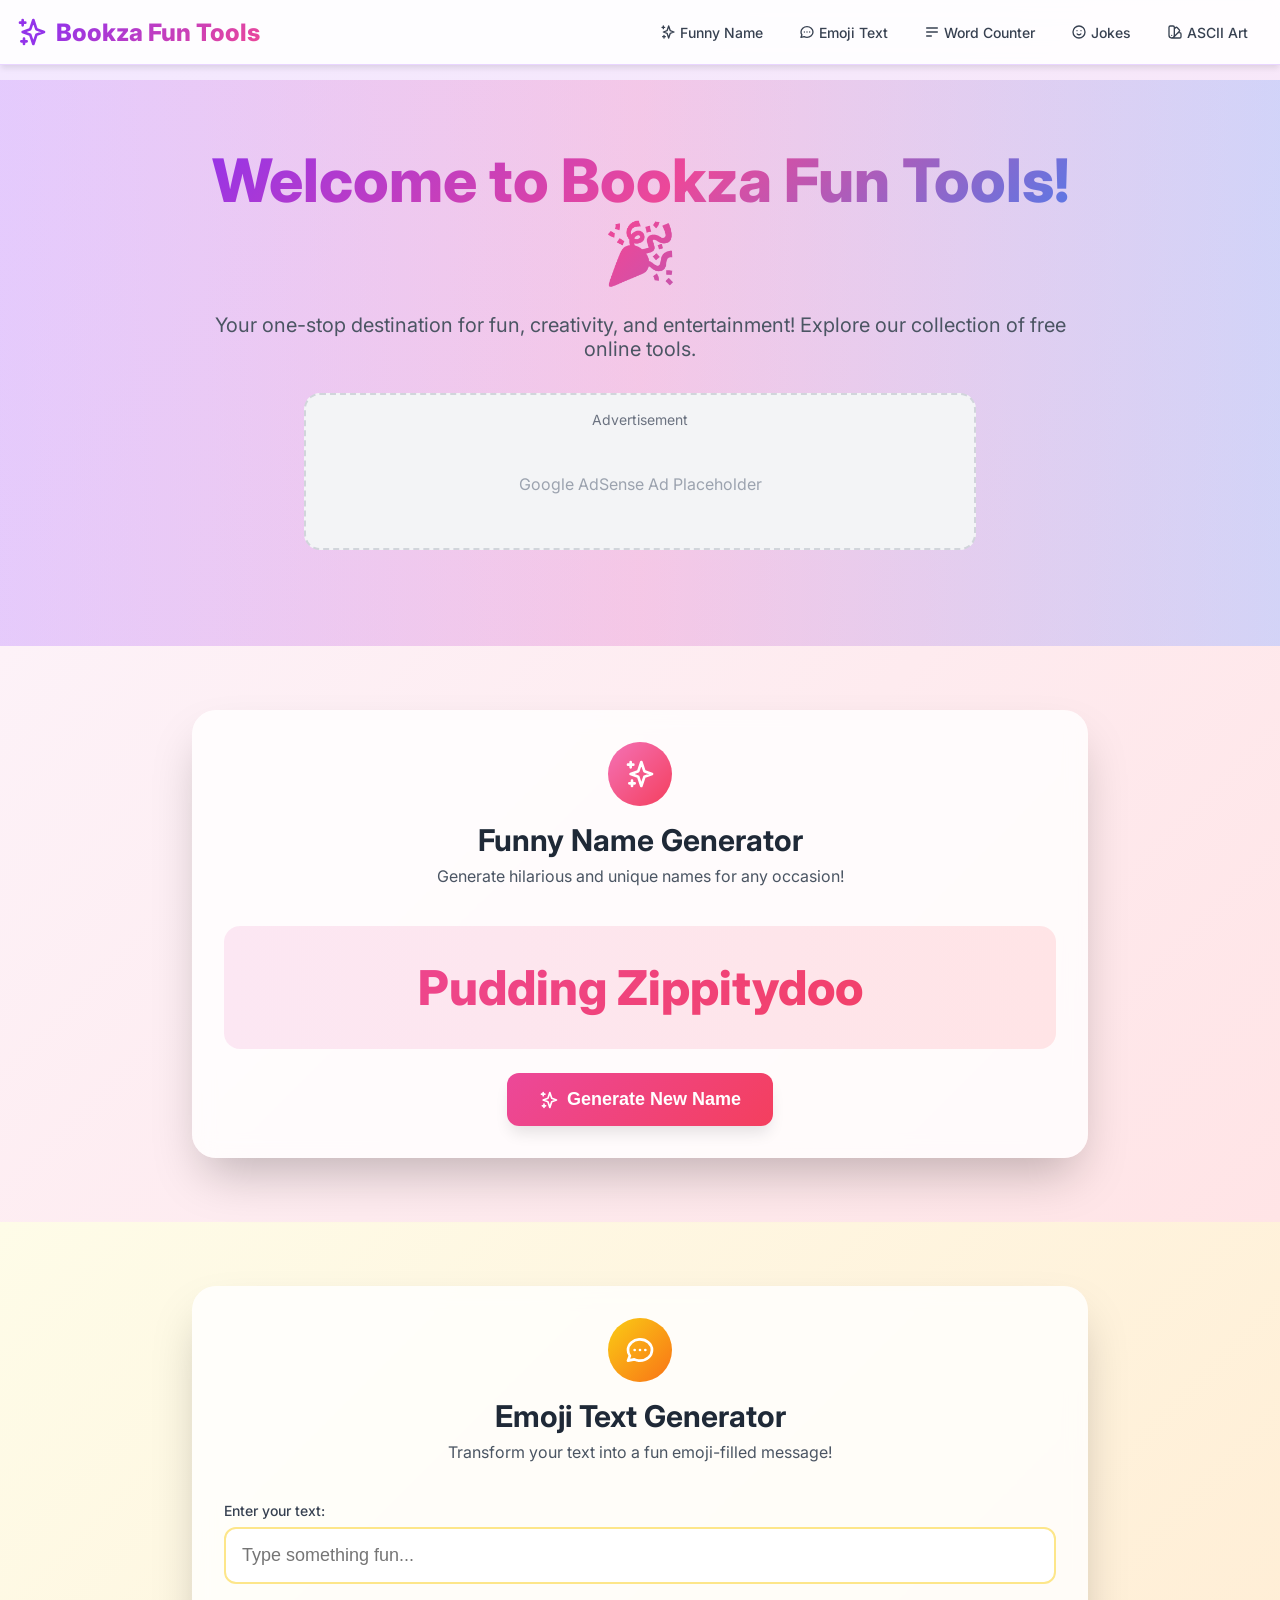
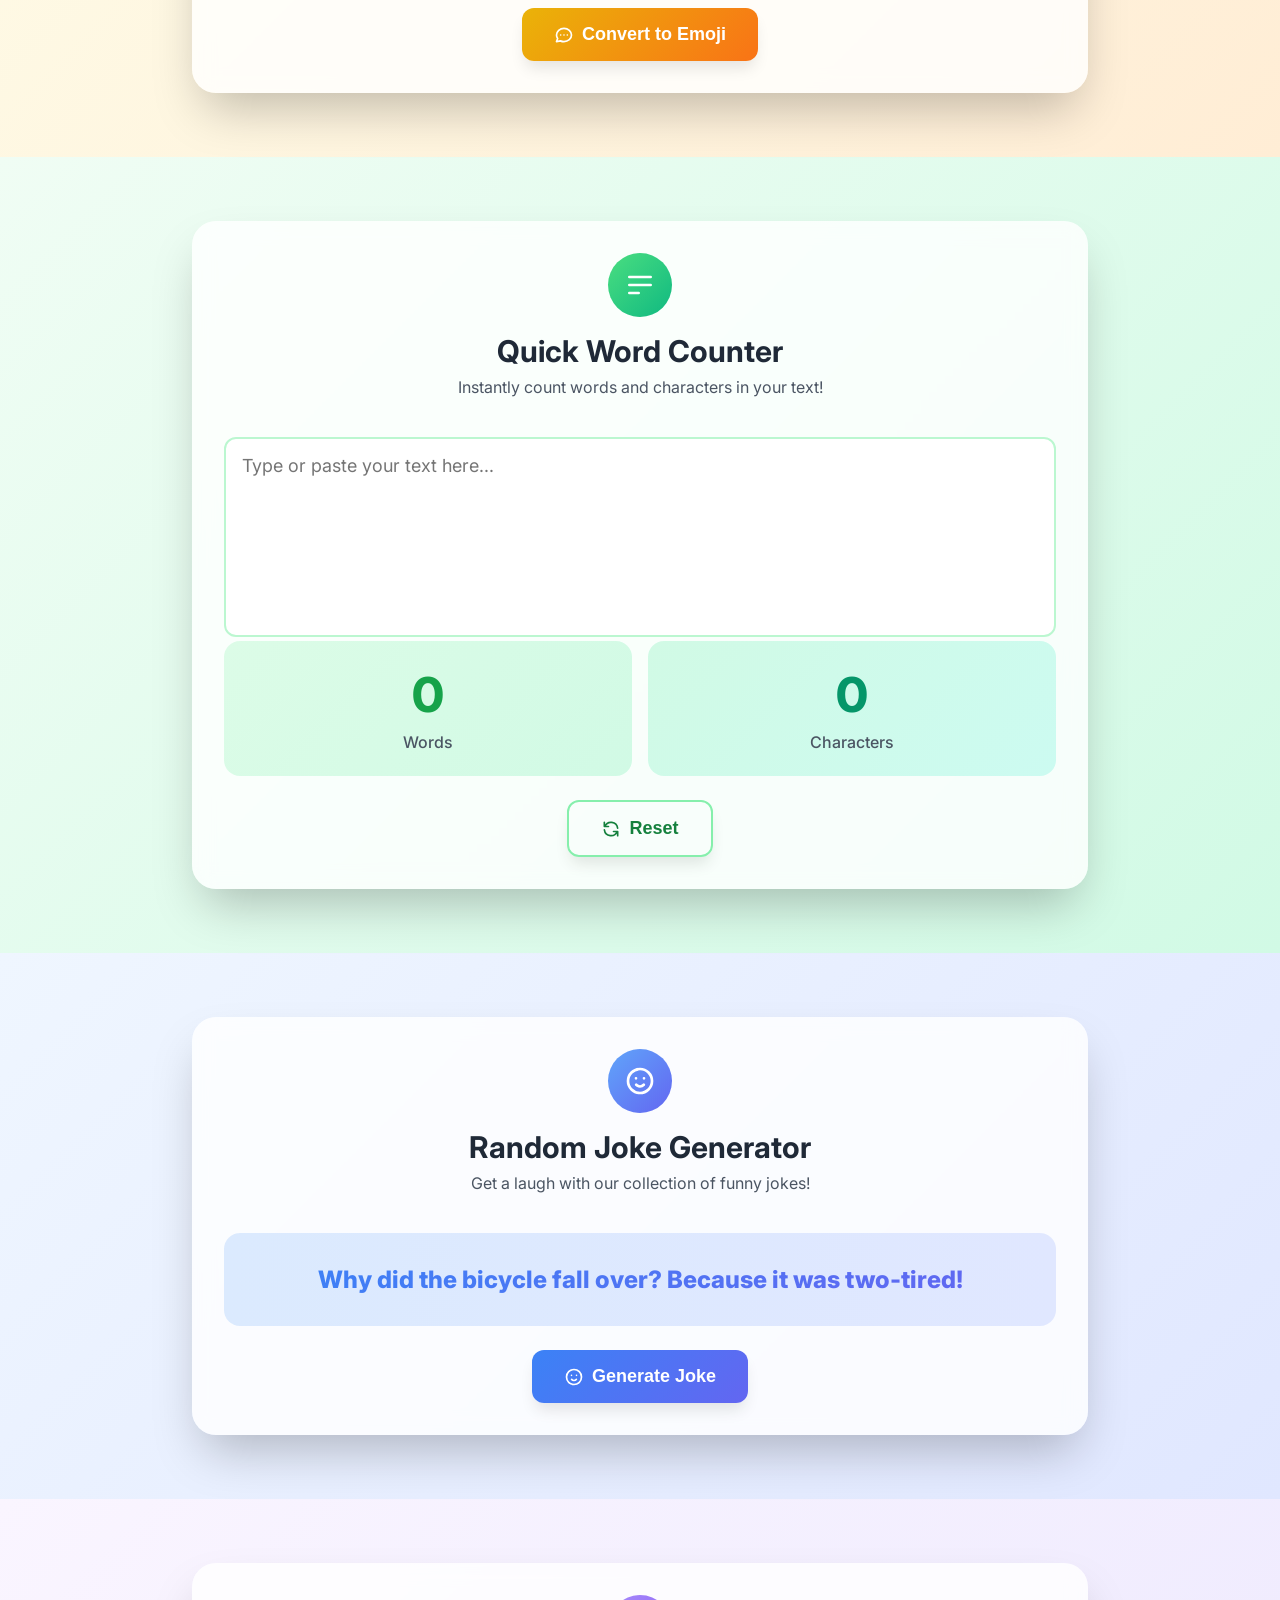
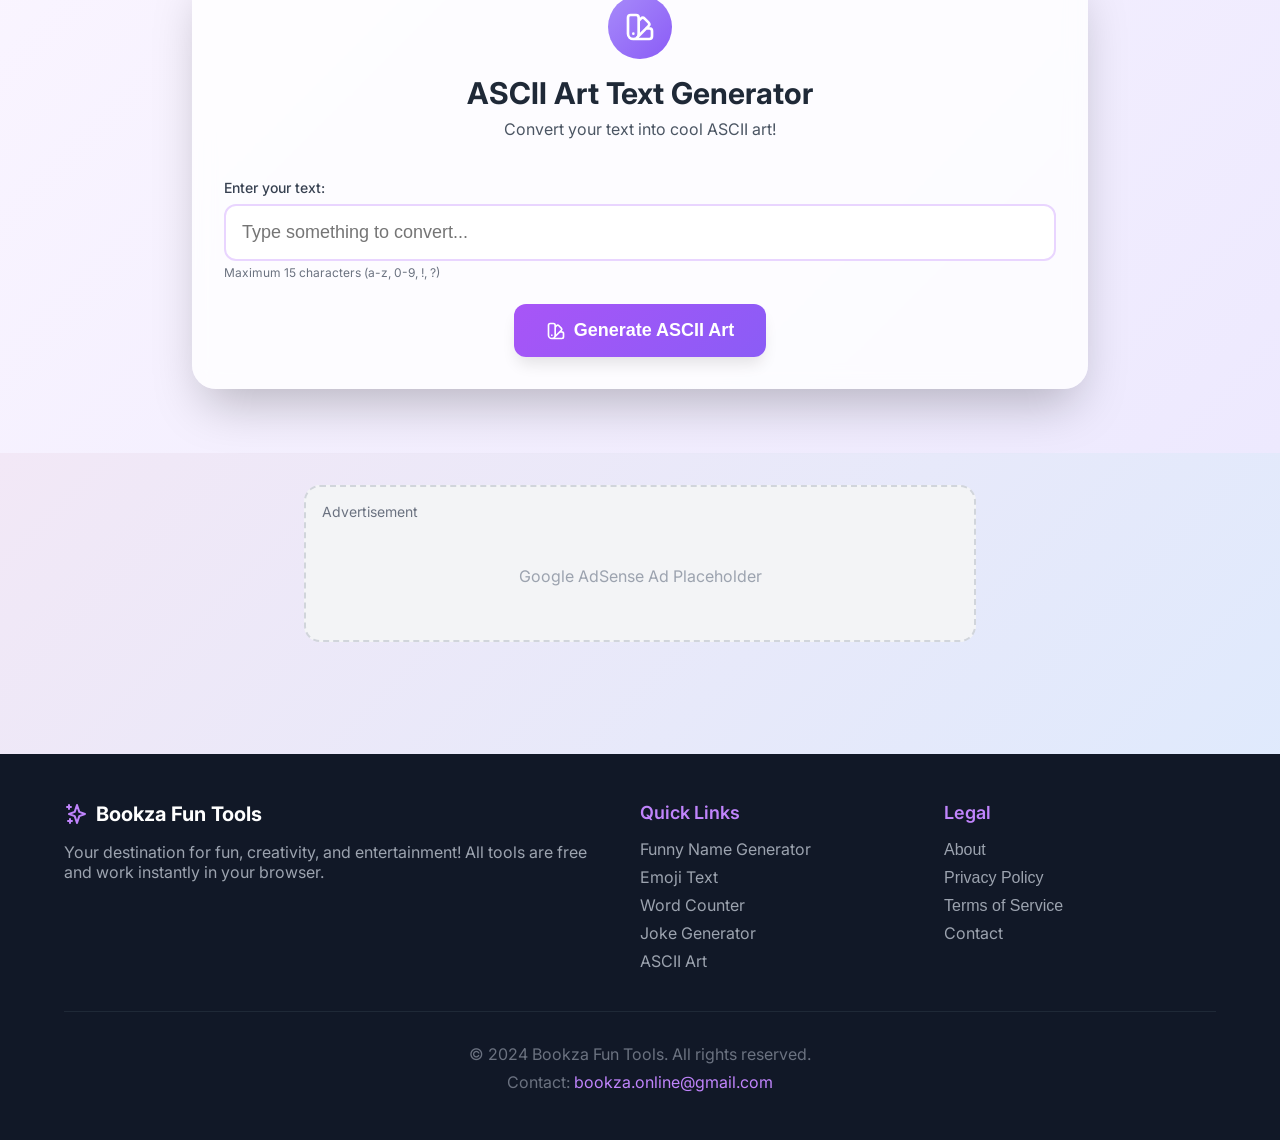
<file: index (5).html>
<!DOCTYPE html>
<html lang="en">
<head>
    <meta charset="UTF-8">
    <meta name="viewport" content="width=device-width, initial-scale=1.0">
    <title>Bookza Fun Tools</title>
    <link rel="preconnect" href="https://fonts.googleapis.com">
    <link rel="preconnect" href="https://fonts.gstatic.com" crossorigin>
    <link href="https://fonts.googleapis.com/css2?family=Inter:wght@400;500;600;700;800&display=swap" rel="stylesheet">
    <style>
        * {
            margin: 0;
            padding: 0;
            box-sizing: border-box;
        }

        body {
            font-family: 'Inter', -apple-system, BlinkMacSystemFont, 'Segoe UI', Roboto, sans-serif;
            background: linear-gradient(135deg, #f3e8ff 0%, #fce7f3 50%, #dbeafe 100%);
            min-height: 100vh;
            color: #1f2937;
        }

        /* Navbar */
        .navbar {
            position: fixed;
            top: 0;
            left: 0;
            right: 0;
            z-index: 1000;
            background: rgba(255, 255, 255, 0.9);
            backdrop-filter: blur(10px);
            box-shadow: 0 4px 6px -1px rgba(0, 0, 0, 0.1);
            border-bottom: 1px solid #e9d5ff;
        }

        .navbar-container {
            max-width: 1280px;
            margin: 0 auto;
            padding: 0 1rem;
            display: flex;
            justify-content: space-between;
            align-items: center;
            height: 64px;
        }

        .logo {
            display: flex;
            align-items: center;
            gap: 0.5rem;
            text-decoration: none;
        }

        .logo-icon {
            width: 32px;
            height: 32px;
            color: #9333ea;
        }

        .logo-text {
            font-size: 1.5rem;
            font-weight: 800;
            background: linear-gradient(135deg, #9333ea, #ec4899);
            -webkit-background-clip: text;
            -webkit-text-fill-color: transparent;
            background-clip: text;
        }

        .nav-links {
            display: none;
            gap: 0.25rem;
        }

        .nav-link {
            display: flex;
            align-items: center;
            gap: 0.25rem;
            padding: 0.5rem 1rem;
            border-radius: 0.5rem;
            text-decoration: none;
            color: #374151;
            font-size: 0.875rem;
            font-weight: 500;
            transition: all 0.2s;
        }

        .nav-link:hover {
            background: #f3e8ff;
            color: #9333ea;
        }

        .nav-link svg {
            width: 16px;
            height: 16px;
        }

        .mobile-menu-btn {
            display: block;
            padding: 0.5rem;
            border-radius: 0.5rem;
            border: none;
            background: transparent;
            cursor: pointer;
        }

        .mobile-menu-btn:hover {
            background: #f3e8ff;
        }

        .mobile-menu-btn svg {
            width: 24px;
            height: 24px;
            color: #9333ea;
        }

        .mobile-nav {
            display: none;
            background: white;
            border-top: 1px solid #e9d5ff;
            padding: 0.5rem;
        }

        .mobile-nav.active {
            display: block;
        }

        .mobile-nav-link {
            display: flex;
            align-items: center;
            gap: 0.5rem;
            padding: 0.75rem 1rem;
            border-radius: 0.5rem;
            text-decoration: none;
            color: #374151;
            font-weight: 500;
        }

        .mobile-nav-link:hover {
            background: #f3e8ff;
            color: #9333ea;
        }

        @media (min-width: 768px) {
            .nav-links {
                display: flex;
            }
            .mobile-menu-btn {
                display: none;
            }
            .mobile-nav {
                display: none !important;
            }
        }

        /* Main Content */
        main {
            padding-top: 80px;
            padding-bottom: 3rem;
        }

        /* Hero Section */
        .hero {
            position: relative;
            overflow: hidden;
            padding: 4rem 1rem;
            text-align: center;
        }

        .hero-bg {
            position: absolute;
            inset: 0;
            background: linear-gradient(90deg, rgba(168, 85, 247, 0.2), rgba(236, 72, 153, 0.2), rgba(59, 130, 246, 0.2));
            animation: pulse 2s cubic-bezier(0.4, 0, 0.6, 1) infinite;
        }

        @keyframes pulse {
            0%, 100% { opacity: 1; }
            50% { opacity: 0.5; }
        }

        .hero-content {
            position: relative;
            max-width: 896px;
            margin: 0 auto;
        }

        .hero h1 {
            font-size: 2.25rem;
            font-weight: 800;
            margin-bottom: 1.5rem;
            background: linear-gradient(135deg, #9333ea, #ec4899, #3b82f6);
            -webkit-background-clip: text;
            -webkit-text-fill-color: transparent;
            background-clip: text;
        }

        @media (min-width: 768px) {
            .hero h1 {
                font-size: 3.75rem;
            }
        }

        .hero p {
            font-size: 1.125rem;
            color: #4b5563;
            margin-bottom: 2rem;
        }

        @media (min-width: 768px) {
            .hero p {
                font-size: 1.25rem;
            }
        }

        /* Ad Placeholder */
        .ad-placeholder {
            max-width: 672px;
            margin: 0 auto 2rem;
            padding: 1rem;
            background: #f3f4f6;
            border-radius: 1rem;
            border: 2px dashed #d1d5db;
        }

        .ad-placeholder p {
            font-size: 0.875rem;
            color: #6b7280;
            margin-bottom: 0.5rem;
        }

        .ad-box {
            height: 96px;
            display: flex;
            align-items: center;
            justify-content: center;
            color: #9ca3af;
        }

        /* Tool Sections */
        .tool-section {
            padding: 4rem 1rem;
        }

        .section-pink { background: linear-gradient(135deg, #fdf2f8, #ffe4e6); }
        .section-yellow { background: linear-gradient(135deg, #fefce8, #ffedd5); }
        .section-green { background: linear-gradient(135deg, #f0fdf4, #d1fae5); }
        .section-blue { background: linear-gradient(135deg, #eff6ff, #e0e7ff); }
        .section-purple { background: linear-gradient(135deg, #faf5ff, #ede9fe); }

        .container {
            max-width: 896px;
            margin: 0 auto;
        }

        .card {
            background: rgba(255, 255, 255, 0.8);
            backdrop-filter: blur(10px);
            border-radius: 1.5rem;
            box-shadow: 0 25px 50px -12px rgba(0, 0, 0, 0.25);
            overflow: hidden;
        }

        .card-header {
            text-align: center;
            padding: 2rem 2rem 1rem;
        }

        .card-icon {
            width: 64px;
            height: 64px;
            margin: 0 auto 1rem;
            border-radius: 50%;
            display: flex;
            align-items: center;
            justify-content: center;
        }

        .card-icon.pink { background: linear-gradient(135deg, #f472b6, #f43f5e); }
        .card-icon.yellow { background: linear-gradient(135deg, #facc15, #f97316); }
        .card-icon.green { background: linear-gradient(135deg, #4ade80, #10b981); }
        .card-icon.blue { background: linear-gradient(135deg, #60a5fa, #6366f1); }
        .card-icon.purple { background: linear-gradient(135deg, #a78bfa, #8b5cf6); }

        .card-icon svg {
            width: 32px;
            height: 32px;
            color: white;
        }

        .card-title {
            font-size: 1.875rem;
            font-weight: 700;
            color: #1f2937;
            margin-bottom: 0.5rem;
        }

        .card-description {
            color: #4b5563;
        }

        .card-content {
            padding: 1.5rem 2rem 2rem;
        }

        /* Output Box */
        .output-box {
            border-radius: 1rem;
            padding: 2rem;
            text-align: center;
            margin-bottom: 1.5rem;
        }

        .output-box.pink { background: linear-gradient(90deg, #fce7f3, #ffe4e6); }
        .output-box.yellow { background: linear-gradient(90deg, #fef3c7, #ffedd5); }
        .output-box.green { background: linear-gradient(135deg, #dcfce7, #d1fae5); }
        .output-box.blue { background: linear-gradient(90deg, #dbeafe, #e0e7ff); }

        .output-text {
            font-size: 2.25rem;
            font-weight: 800;
            background: linear-gradient(135deg, #ec4899, #f43f5e);
            -webkit-background-clip: text;
            -webkit-text-fill-color: transparent;
            background-clip: text;
        }

        @media (min-width: 768px) {
            .output-text {
                font-size: 3rem;
            }
        }

        .output-text.blue {
            background: linear-gradient(135deg, #3b82f6, #6366f1);
            -webkit-background-clip: text;
            background-clip: text;
        }

        /* Buttons */
        .btn {
            display: inline-flex;
            align-items: center;
            justify-content: center;
            gap: 0.5rem;
            padding: 1rem 2rem;
            font-size: 1.125rem;
            font-weight: 600;
            color: white;
            border: none;
            border-radius: 0.75rem;
            cursor: pointer;
            transition: all 0.2s;
            box-shadow: 0 10px 15px -3px rgba(0, 0, 0, 0.1);
        }

        .btn:hover {
            transform: translateY(-2px);
            box-shadow: 0 20px 25px -5px rgba(0, 0, 0, 0.1);
        }

        .btn:active {
            transform: translateY(0);
        }

        .btn-pink { background: linear-gradient(135deg, #ec4899, #f43f5e); }
        .btn-pink:hover { background: linear-gradient(135deg, #db2777, #e11d48); }

        .btn-yellow { background: linear-gradient(135deg, #eab308, #f97316); }
        .btn-yellow:hover { background: linear-gradient(135deg, #ca8a04, #ea580c); }

        .btn-green { background: linear-gradient(135deg, #22c55e, #10b981); }
        .btn-green:hover { background: linear-gradient(135deg, #16a34a, #059669); }

        .btn-blue { background: linear-gradient(135deg, #3b82f6, #6366f1); }
        .btn-blue:hover { background: linear-gradient(135deg, #2563eb, #4f46e5); }

        .btn-purple { background: linear-gradient(135deg, #a855f7, #8b5cf6); }
        .btn-purple:hover { background: linear-gradient(135deg, #9333ea, #7c3aed); }

        .btn-outline {
            background: transparent;
            border: 2px solid #86efac;
            color: #15803d;
        }

        .btn-outline:hover {
            background: #f0fdf4;
        }

        .btn svg {
            width: 20px;
            height: 20px;
        }

        .btn-center {
            display: flex;
            justify-content: center;
        }

        /* Form Elements */
        .form-group {
            margin-bottom: 1.5rem;
        }

        .form-label {
            display: block;
            font-size: 0.875rem;
            font-weight: 500;
            color: #374151;
            margin-bottom: 0.5rem;
        }

        .form-input {
            width: 100%;
            padding: 1rem;
            font-size: 1.125rem;
            border: 2px solid #fde68a;
            border-radius: 0.75rem;
            outline: none;
            transition: all 0.2s;
        }

        .form-input:focus {
            border-color: #facc15;
            box-shadow: 0 0 0 3px rgba(250, 204, 21, 0.2);
        }

        .form-input.purple-border {
            border-color: #e9d5ff;
        }

        .form-input.purple-border:focus {
            border-color: #a855f7;
            box-shadow: 0 0 0 3px rgba(168, 85, 247, 0.2);
        }

        .form-input.green-border {
            border-color: #bbf7d0;
        }

        .form-input.green-border:focus {
            border-color: #4ade80;
            box-shadow: 0 0 0 3px rgba(74, 222, 128, 0.2);
        }

        .form-textarea {
            width: 100%;
            min-height: 200px;
            padding: 1rem;
            font-size: 1.125rem;
            border: 2px solid #bbf7d0;
            border-radius: 0.75rem;
            outline: none;
            resize: none;
            transition: all 0.2s;
            font-family: inherit;
        }

        .form-textarea:focus {
            border-color: #4ade80;
            box-shadow: 0 0 0 3px rgba(74, 222, 128, 0.2);
        }

        .form-hint {
            font-size: 0.75rem;
            color: #6b7280;
            margin-top: 0.25rem;
        }

        /* Stats Grid */
        .stats-grid {
            display: grid;
            grid-template-columns: repeat(2, 1fr);
            gap: 1rem;
            margin-bottom: 1.5rem;
        }

        .stat-box {
            border-radius: 1rem;
            padding: 1.5rem;
            text-align: center;
        }

        .stat-box.green { background: linear-gradient(135deg, #dcfce7, #d1fae5); }
        .stat-box.emerald { background: linear-gradient(135deg, #d1fae5, #ccfbf1); }

        .stat-number {
            font-size: 3rem;
            font-weight: 800;
            color: #16a34a;
            margin-bottom: 0.5rem;
        }

        .stat-number.emerald {
            color: #059669;
        }

        .stat-label {
            color: #4b5563;
            font-weight: 500;
        }

        /* Emoji Output */
        .emoji-output {
            background: linear-gradient(90deg, #fef3c7, #ffedd5);
            border-radius: 1rem;
            padding: 1.5rem;
            word-break: break-word;
            line-height: 1.625;
        }

        .emoji-text {
            font-size: 1.875rem;
            text-align: center;
        }

        @media (min-width: 768px) {
            .emoji-text {
                font-size: 2.25rem;
            }
        }

        /* ASCII Output */
        .ascii-container {
            position: relative;
            background: #111827;
            border-radius: 1rem;
            padding: 1.5rem;
            overflow-x: auto;
        }

        .ascii-copy-btn {
            position: absolute;
            top: 1rem;
            right: 1rem;
            padding: 0.5rem;
            background: #374151;
            border: none;
            border-radius: 0.5rem;
            cursor: pointer;
            transition: all 0.2s;
        }

        .ascii-copy-btn:hover {
            background: #4b5563;
        }

        .ascii-copy-btn svg {
            width: 20px;
            height: 20px;
            color: #d1d5db;
        }

        .ascii-copy-btn.copied svg {
            color: #4ade80;
        }

        .ascii-pre {
            color: #4ade80;
            font-family: 'Courier New', monospace;
            font-size: 0.75rem;
            line-height: 1.25;
            white-space: pre;
            margin: 0;
        }

        @media (min-width: 768px) {
            .ascii-pre {
                font-size: 0.875rem;
            }
        }

        /* Footer */
        footer {
            background: #111827;
            color: white;
            padding: 3rem 1rem;
        }

        .footer-container {
            max-width: 1152px;
            margin: 0 auto;
        }

        .footer-grid {
            display: grid;
            grid-template-columns: 1fr;
            gap: 2rem;
            margin-bottom: 2rem;
        }

        @media (min-width: 768px) {
            .footer-grid {
                grid-template-columns: 2fr 1fr 1fr;
            }
        }

        .footer-logo {
            display: flex;
            align-items: center;
            gap: 0.5rem;
            margin-bottom: 1rem;
        }

        .footer-logo svg {
            width: 24px;
            height: 24px;
            color: #c084fc;
        }

        .footer-logo span {
            font-size: 1.25rem;
            font-weight: 700;
        }

        .footer-text {
            color: #9ca3af;
        }

        .footer-heading {
            font-size: 1.125rem;
            font-weight: 600;
            color: #c084fc;
            margin-bottom: 1rem;
        }

        .footer-links {
            list-style: none;
        }

        .footer-links li {
            margin-bottom: 0.5rem;
        }

        .footer-links a, .footer-links button {
            color: #9ca3af;
            text-decoration: none;
            background: none;
            border: none;
            cursor: pointer;
            font-size: 1rem;
            padding: 0;
        }

        .footer-links a:hover, .footer-links button:hover {
            color: white;
        }

        .footer-bottom {
            border-top: 1px solid #1f2937;
            padding-top: 2rem;
            text-align: center;
        }

        .footer-bottom p {
            color: #6b7280;
        }

        .footer-bottom a {
            color: #c084fc;
            text-decoration: none;
        }

        .footer-bottom a:hover {
            color: #a855f7;
        }

        /* Modal */
        .modal-overlay {
            display: none;
            position: fixed;
            inset: 0;
            background: rgba(0, 0, 0, 0.5);
            z-index: 2000;
            align-items: center;
            justify-content: center;
            padding: 1rem;
        }

        .modal-overlay.active {
            display: flex;
        }

        .modal {
            background: white;
            border-radius: 1rem;
            max-width: 600px;
            width: 100%;
            max-height: 80vh;
            overflow: hidden;
            box-shadow: 0 25px 50px -12px rgba(0, 0, 0, 0.25);
        }

        .modal-header {
            display: flex;
            justify-content: space-between;
            align-items: center;
            padding: 1.5rem;
            border-bottom: 1px solid #e5e7eb;
        }

        .modal-title {
            font-size: 1.5rem;
            font-weight: 700;
            color: #1f2937;
        }

        .modal-close {
            background: none;
            border: none;
            cursor: pointer;
            padding: 0.5rem;
            border-radius: 0.5rem;
        }

        .modal-close:hover {
            background: #f3f4f6;
        }

        .modal-close svg {
            width: 24px;
            height: 24px;
            color: #6b7280;
        }

        .modal-body {
            padding: 1.5rem;
            overflow-y: auto;
            max-height: 60vh;
        }

        .modal-body h3 {
            color: #9333ea;
            margin: 1.5rem 0 0.5rem;
            font-size: 1.125rem;
        }

        .modal-body h3:first-child {
            margin-top: 0;
        }

        .modal-body p {
            color: #4b5563;
            line-height: 1.625;
            margin-bottom: 1rem;
        }

        .modal-body ul {
            margin-left: 1.5rem;
            color: #4b5563;
        }

        .modal-body li {
            margin-bottom: 0.5rem;
        }

        /* Utility */
        .hidden {
            display: none !important;
        }
    </style>
</head>
<body>
    <!-- Navbar -->
    <nav class="navbar">
        <div class="navbar-container">
            <a href="#" class="logo">
                <svg class="logo-icon" fill="none" stroke="currentColor" viewBox="0 0 24 24">
                    <path stroke-linecap="round" stroke-linejoin="round" stroke-width="2" d="M5 3v4M3 5h4M6 17v4m-2-2h4m5-16l2.286 6.857L21 12l-5.714 2.143L13 21l-2.286-6.857L5 12l5.714-2.143L13 3z"></path>
                </svg>
                <span class="logo-text">Bookza Fun Tools</span>
            </a>
            <div class="nav-links">
                <a href="#name-generator" class="nav-link">
                    <svg fill="none" stroke="currentColor" viewBox="0 0 24 24"><path stroke-linecap="round" stroke-linejoin="round" stroke-width="2" d="M5 3v4M3 5h4M6 17v4m-2-2h4m5-16l2.286 6.857L21 12l-5.714 2.143L13 21l-2.286-6.857L5 12l5.714-2.143L13 3z"></path></svg>
                    Funny Name
                </a>
                <a href="#emoji-generator" class="nav-link">
                    <svg fill="none" stroke="currentColor" viewBox="0 0 24 24"><path stroke-linecap="round" stroke-linejoin="round" stroke-width="2" d="M8 12h.01M12 12h.01M16 12h.01M21 12c0 4.418-4.03 8-9 8a9.863 9.863 0 01-4.255-.949L3 20l1.395-3.72C3.512 15.042 3 13.574 3 12c0-4.418 4.03-8 9-8s9 3.582 9 8z"></path></svg>
                    Emoji Text
                </a>
                <a href="#word-counter" class="nav-link">
                    <svg fill="none" stroke="currentColor" viewBox="0 0 24 24"><path stroke-linecap="round" stroke-linejoin="round" stroke-width="2" d="M4 6h16M4 12h16M4 18h7"></path></svg>
                    Word Counter
                </a>
                <a href="#joke-generator" class="nav-link">
                    <svg fill="none" stroke="currentColor" viewBox="0 0 24 24"><path stroke-linecap="round" stroke-linejoin="round" stroke-width="2" d="M14.828 14.828a4 4 0 01-5.656 0M9 10h.01M15 10h.01M21 12a9 9 0 11-18 0 9 9 0 0118 0z"></path></svg>
                    Jokes
                </a>
                <a href="#ascii-generator" class="nav-link">
                    <svg fill="none" stroke="currentColor" viewBox="0 0 24 24"><path stroke-linecap="round" stroke-linejoin="round" stroke-width="2" d="M7 21a4 4 0 01-4-4V5a2 2 0 012-2h4a2 2 0 012 2v12a4 4 0 01-4 4zm0 0h12a2 2 0 002-2v-4a2 2 0 00-2-2h-2.343M11 7.343l1.657-1.657a2 2 0 012.828 0l2.829 2.829a2 2 0 010 2.828l-8.486 8.485M7 17h.01"></path></svg>
                    ASCII Art
                </a>
            </div>
            <button class="mobile-menu-btn" onclick="toggleMobileMenu()">
                <svg id="menu-icon" fill="none" stroke="currentColor" viewBox="0 0 24 24"><path stroke-linecap="round" stroke-linejoin="round" stroke-width="2" d="M4 6h16M4 12h16M4 18h16"></path></svg>
                <svg id="close-icon" class="hidden" fill="none" stroke="currentColor" viewBox="0 0 24 24"><path stroke-linecap="round" stroke-linejoin="round" stroke-width="2" d="M6 18L18 6M6 6l12 12"></path></svg>
            </button>
        </div>
        <div id="mobile-nav" class="mobile-nav">
            <a href="#name-generator" class="mobile-nav-link" onclick="toggleMobileMenu()">
                <svg width="20" height="20" fill="none" stroke="currentColor" viewBox="0 0 24 24"><path stroke-linecap="round" stroke-linejoin="round" stroke-width="2" d="M5 3v4M3 5h4M6 17v4m-2-2h4m5-16l2.286 6.857L21 12l-5.714 2.143L13 21l-2.286-6.857L5 12l5.714-2.143L13 3z"></path></svg>
                Funny Name Generator
            </a>
            <a href="#emoji-generator" class="mobile-nav-link" onclick="toggleMobileMenu()">
                <svg width="20" height="20" fill="none" stroke="currentColor" viewBox="0 0 24 24"><path stroke-linecap="round" stroke-linejoin="round" stroke-width="2" d="M8 12h.01M12 12h.01M16 12h.01M21 12c0 4.418-4.03 8-9 8a9.863 9.863 0 01-4.255-.949L3 20l1.395-3.72C3.512 15.042 3 13.574 3 12c0-4.418 4.03-8 9-8s9 3.582 9 8z"></path></svg>
                Emoji Text
            </a>
            <a href="#word-counter" class="mobile-nav-link" onclick="toggleMobileMenu()">
                <svg width="20" height="20" fill="none" stroke="currentColor" viewBox="0 0 24 24"><path stroke-linecap="round" stroke-linejoin="round" stroke-width="2" d="M4 6h16M4 12h16M4 18h7"></path></svg>
                Word Counter
            </a>
            <a href="#joke-generator" class="mobile-nav-link" onclick="toggleMobileMenu()">
                <svg width="20" height="20" fill="none" stroke="currentColor" viewBox="0 0 24 24"><path stroke-linecap="round" stroke-linejoin="round" stroke-width="2" d="M14.828 14.828a4 4 0 01-5.656 0M9 10h.01M15 10h.01M21 12a9 9 0 11-18 0 9 9 0 0118 0z"></path></svg>
                Joke Generator
            </a>
            <a href="#ascii-generator" class="mobile-nav-link" onclick="toggleMobileMenu()">
                <svg width="20" height="20" fill="none" stroke="currentColor" viewBox="0 0 24 24"><path stroke-linecap="round" stroke-linejoin="round" stroke-width="2" d="M7 21a4 4 0 01-4-4V5a2 2 0 012-2h4a2 2 0 012 2v12a4 4 0 01-4 4zm0 0h12a2 2 0 002-2v-4a2 2 0 00-2-2h-2.343M11 7.343l1.657-1.657a2 2 0 012.828 0l2.829 2.829a2 2 0 010 2.828l-8.486 8.485M7 17h.01"></path></svg>
                ASCII Art
            </a>
        </div>
    </nav>

    <main>
        <!-- Hero Section -->
        <section class="hero">
            <div class="hero-bg"></div>
            <div class="hero-content">
                <h1>Welcome to Bookza Fun Tools! 🎉</h1>
                <p>Your one-stop destination for fun, creativity, and entertainment! Explore our collection of free online tools.</p>
                <div class="ad-placeholder">
                    <p>Advertisement</p>
                    <div class="ad-box">Google AdSense Ad Placeholder</div>
                </div>
            </div>
        </section>

        <!-- Funny Name Generator -->
        <section id="name-generator" class="tool-section section-pink">
            <div class="container">
                <div class="card">
                    <div class="card-header">
                        <div class="card-icon pink">
                            <svg fill="none" stroke="currentColor" viewBox="0 0 24 24"><path stroke-linecap="round" stroke-linejoin="round" stroke-width="2" d="M5 3v4M3 5h4M6 17v4m-2-2h4m5-16l2.286 6.857L21 12l-5.714 2.143L13 21l-2.286-6.857L5 12l5.714-2.143L13 3z"></path></svg>
                        </div>
                        <h2 class="card-title">Funny Name Generator</h2>
                        <p class="card-description">Generate hilarious and unique names for any occasion!</p>
                    </div>
                    <div class="card-content">
                        <div class="output-box pink">
                            <p id="funny-name" class="output-text">Click the button to generate!</p>
                        </div>
                        <div class="btn-center">
                            <button class="btn btn-pink" onclick="generateFunnyName()">
                                <svg fill="none" stroke="currentColor" viewBox="0 0 24 24"><path stroke-linecap="round" stroke-linejoin="round" stroke-width="2" d="M5 3v4M3 5h4M6 17v4m-2-2h4m5-16l2.286 6.857L21 12l-5.714 2.143L13 21l-2.286-6.857L5 12l5.714-2.143L13 3z"></path></svg>
                                Generate New Name
                            </button>
                        </div>
                    </div>
                </div>
            </div>
        </section>

        <!-- Emoji Text Generator -->
        <section id="emoji-generator" class="tool-section section-yellow">
            <div class="container">
                <div class="card">
                    <div class="card-header">
                        <div class="card-icon yellow">
                            <svg fill="none" stroke="currentColor" viewBox="0 0 24 24"><path stroke-linecap="round" stroke-linejoin="round" stroke-width="2" d="M8 12h.01M12 12h.01M16 12h.01M21 12c0 4.418-4.03 8-9 8a9.863 9.863 0 01-4.255-.949L3 20l1.395-3.72C3.512 15.042 3 13.574 3 12c0-4.418 4.03-8 9-8s9 3.582 9 8z"></path></svg>
                        </div>
                        <h2 class="card-title">Emoji Text Generator</h2>
                        <p class="card-description">Transform your text into a fun emoji-filled message!</p>
                    </div>
                    <div class="card-content">
                        <div class="form-group">
                            <label class="form-label">Enter your text:</label>
                            <input type="text" id="emoji-input" class="form-input" placeholder="Type something fun...">
                        </div>
                        <div class="btn-center">
                            <button class="btn btn-yellow" onclick="convertToEmoji()">
                                <svg fill="none" stroke="currentColor" viewBox="0 0 24 24"><path stroke-linecap="round" stroke-linejoin="round" stroke-width="2" d="M8 12h.01M12 12h.01M16 12h.01M21 12c0 4.418-4.03 8-9 8a9.863 9.863 0 01-4.255-.949L3 20l1.395-3.72C3.512 15.042 3 13.574 3 12c0-4.418 4.03-8 9-8s9 3.582 9 8z"></path></svg>
                                Convert to Emoji
                            </button>
                        </div>
                        <div id="emoji-output-container" class="hidden" style="margin-top: 1.5rem;">
                            <div class="emoji-output">
                                <p id="emoji-output" class="emoji-text"></p>
                            </div>
                        </div>
                    </div>
                </div>
            </div>
        </section>

        <!-- Quick Word Counter -->
        <section id="word-counter" class="tool-section section-green">
            <div class="container">
                <div class="card">
                    <div class="card-header">
                        <div class="card-icon green">
                            <svg fill="none" stroke="currentColor" viewBox="0 0 24 24"><path stroke-linecap="round" stroke-linejoin="round" stroke-width="2" d="M4 6h16M4 12h16M4 18h7"></path></svg>
                        </div>
                        <h2 class="card-title">Quick Word Counter</h2>
                        <p class="card-description">Instantly count words and characters in your text!</p>
                    </div>
                    <div class="card-content">
                        <textarea id="word-input" class="form-textarea" placeholder="Type or paste your text here..." oninput="countWords()"></textarea>
                        <div class="stats-grid">
                            <div class="stat-box green">
                                <p id="word-count" class="stat-number">0</p>
                                <p class="stat-label">Words</p>
                            </div>
                            <div class="stat-box emerald">
                                <p id="char-count" class="stat-number emerald">0</p>
                                <p class="stat-label">Characters</p>
                            </div>
                        </div>
                        <div class="btn-center">
                            <button class="btn btn-outline" onclick="resetWordCounter()">
                                <svg fill="none" stroke="currentColor" viewBox="0 0 24 24"><path stroke-linecap="round" stroke-linejoin="round" stroke-width="2" d="M4 4v5h.582m15.356 2A8.001 8.001 0 004.582 9m0 0H9m11 11v-5h-.581m0 0a8.003 8.003 0 01-15.357-2m15.357 2H15"></path></svg>
                                Reset
                            </button>
                        </div>
                    </div>
                </div>
            </div>
        </section>

        <!-- Random Joke Generator -->
        <section id="joke-generator" class="tool-section section-blue">
            <div class="container">
                <div class="card">
                    <div class="card-header">
                        <div class="card-icon blue">
                            <svg fill="none" stroke="currentColor" viewBox="0 0 24 24"><path stroke-linecap="round" stroke-linejoin="round" stroke-width="2" d="M14.828 14.828a4 4 0 01-5.656 0M9 10h.01M15 10h.01M21 12a9 9 0 11-18 0 9 9 0 0118 0z"></path></svg>
                        </div>
                        <h2 class="card-title">Random Joke Generator</h2>
                        <p class="card-description">Get a laugh with our collection of funny jokes!</p>
                    </div>
                    <div class="card-content">
                        <div class="output-box blue">
                            <p id="joke-text" class="output-text blue" style="font-size: 1.5rem;">Click the button for a joke!</p>
                        </div>
                        <div class="btn-center">
                            <button class="btn btn-blue" onclick="generateJoke()">
                                <svg fill="none" stroke="currentColor" viewBox="0 0 24 24"><path stroke-linecap="round" stroke-linejoin="round" stroke-width="2" d="M14.828 14.828a4 4 0 01-5.656 0M9 10h.01M15 10h.01M21 12a9 9 0 11-18 0 9 9 0 0118 0z"></path></svg>
                                Generate Joke
                            </button>
                        </div>
                    </div>
                </div>
            </div>
        </section>

        <!-- ASCII Art Text Generator -->
        <section id="ascii-generator" class="tool-section section-purple">
            <div class="container">
                <div class="card">
                    <div class="card-header">
                        <div class="card-icon purple">
                            <svg fill="none" stroke="currentColor" viewBox="0 0 24 24"><path stroke-linecap="round" stroke-linejoin="round" stroke-width="2" d="M7 21a4 4 0 01-4-4V5a2 2 0 012-2h4a2 2 0 012 2v12a4 4 0 01-4 4zm0 0h12a2 2 0 002-2v-4a2 2 0 00-2-2h-2.343M11 7.343l1.657-1.657a2 2 0 012.828 0l2.829 2.829a2 2 0 010 2.828l-8.486 8.485M7 17h.01"></path></svg>
                        </div>
                        <h2 class="card-title">ASCII Art Text Generator</h2>
                        <p class="card-description">Convert your text into cool ASCII art!</p>
                    </div>
                    <div class="card-content">
                        <div class="form-group">
                            <label class="form-label">Enter your text:</label>
                            <input type="text" id="ascii-input" class="form-input purple-border" placeholder="Type something to convert..." maxlength="15">
                            <p class="form-hint">Maximum 15 characters (a-z, 0-9, !, ?)</p>
                        </div>
                        <div class="btn-center">
                            <button class="btn btn-purple" onclick="generateAsciiArt()">
                                <svg fill="none" stroke="currentColor" viewBox="0 0 24 24"><path stroke-linecap="round" stroke-linejoin="round" stroke-width="2" d="M7 21a4 4 0 01-4-4V5a2 2 0 012-2h4a2 2 0 012 2v12a4 4 0 01-4 4zm0 0h12a2 2 0 002-2v-4a2 2 0 00-2-2h-2.343M11 7.343l1.657-1.657a2 2 0 012.828 0l2.829 2.829a2 2 0 010 2.828l-8.486 8.485M7 17h.01"></path></svg>
                                Generate ASCII Art
                            </button>
                        </div>
                        <div id="ascii-output-container" class="hidden" style="margin-top: 1.5rem;">
                            <div class="ascii-container">
                                <button class="ascii-copy-btn" onclick="copyAsciiArt()" title="Copy to clipboard">
                                    <svg id="copy-icon" fill="none" stroke="currentColor" viewBox="0 0 24 24"><path stroke-linecap="round" stroke-linejoin="round" stroke-width="2" d="M8 16H6a2 2 0 01-2-2V6a2 2 0 012-2h8a2 2 0 012 2v2m-6 12h8a2 2 0 002-2v-8a2 2 0 00-2-2h-8a2 2 0 00-2 2v8a2 2 0 002 2z"></path></svg>
                                    <svg id="check-icon" class="hidden" fill="none" stroke="currentColor" viewBox="0 0 24 24"><path stroke-linecap="round" stroke-linejoin="round" stroke-width="2" d="M5 13l4 4L19 7"></path></svg>
                                </button>
                                <pre id="ascii-output" class="ascii-pre"></pre>
                            </div>
                        </div>
                    </div>
                </div>
            </div>
        </section>

        <!-- Bottom Ad Placeholder -->
        <section style="padding: 2rem 1rem;">
            <div class="container">
                <div class="ad-placeholder">
                    <p>Advertisement</p>
                    <div class="ad-box">Google AdSense Ad Placeholder</div>
                </div>
            </div>
        </section>
    </main>

    <!-- Footer -->
    <footer>
        <div class="footer-container">
            <div class="footer-grid">
                <div>
                    <div class="footer-logo">
                        <svg fill="none" stroke="currentColor" viewBox="0 0 24 24"><path stroke-linecap="round" stroke-linejoin="round" stroke-width="2" d="M5 3v4M3 5h4M6 17v4m-2-2h4m5-16l2.286 6.857L21 12l-5.714 2.143L13 21l-2.286-6.857L5 12l5.714-2.143L13 3z"></path></svg>
                        <span>Bookza Fun Tools</span>
                    </div>
                    <p class="footer-text">Your destination for fun, creativity, and entertainment! All tools are free and work instantly in your browser.</p>
                </div>
                <div>
                    <h3 class="footer-heading">Quick Links</h3>
                    <ul class="footer-links">
                        <li><a href="#name-generator">Funny Name Generator</a></li>
                        <li><a href="#emoji-generator">Emoji Text</a></li>
                        <li><a href="#word-counter">Word Counter</a></li>
                        <li><a href="#joke-generator">Joke Generator</a></li>
                        <li><a href="#ascii-generator">ASCII Art</a></li>
                    </ul>
                </div>
                <div>
                    <h3 class="footer-heading">Legal</h3>
                    <ul class="footer-links">
                        <li><button onclick="openModal('about-modal')">About</button></li>
                        <li><button onclick="openModal('privacy-modal')">Privacy Policy</button></li>
                        <li><button onclick="openModal('terms-modal')">Terms of Service</button></li>
                        <li><a href="mailto:bookza.online@gmail.com">Contact</a></li>
                    </ul>
                </div>
            </div>
            <div class="footer-bottom">
                <p>&copy; 2024 Bookza Fun Tools. All rights reserved.</p>
                <p style="margin-top: 0.5rem;">Contact: <a href="mailto:bookza.online@gmail.com">bookza.online@gmail.com</a></p>
            </div>
        </div>
    </footer>

    <!-- About Modal -->
    <div id="about-modal" class="modal-overlay" onclick="closeModalOnOverlay(event)">
        <div class="modal">
            <div class="modal-header">
                <h2 class="modal-title">About Bookza Fun Tools</h2>
                <button class="modal-close" onclick="closeModal('about-modal')">
                    <svg fill="none" stroke="currentColor" viewBox="0 0 24 24"><path stroke-linecap="round" stroke-linejoin="round" stroke-width="2" d="M6 18L18 6M6 6l12 12"></path></svg>
                </button>
            </div>
            <div class="modal-body">
                <h3>Welcome to Bookza Fun Tools!</h3>
                <p>Bookza Fun Tools is your one-stop destination for fun, creativity, and entertainment. We provide a collection of free online tools that work instantly in your browser without requiring any login or account creation.</p>
                
                <h3>Our Tools</h3>
                <p>We currently offer 5 amazing tools:</p>
                <ul>
                    <li><strong>Funny Name Generator</strong> - Create hilarious and unique names for any occasion</li>
                    <li><strong>Emoji Text Generator</strong> - Transform your text into fun emoji-filled messages</li>
                    <li><strong>Quick Word Counter</strong> - Instantly count words and characters in your text</li>
                    <li><strong>Random Joke Generator</strong> - Get a laugh with our collection of funny jokes</li>
                    <li><strong>ASCII Art Text Generator</strong> - Convert your text into cool ASCII art</li>
                </ul>
                
                <h3>Our Mission</h3>
                <p>We believe that everyone deserves access to fun and creative tools without any barriers. That's why all our tools are completely free, require no registration, and work directly in your browser.</p>
                
                <h3>Contact Us</h3>
                <p>Have questions or suggestions? We'd love to hear from you! Email us at <a href="mailto:bookza.online@gmail.com">bookza.online@gmail.com</a></p>
            </div>
        </div>
    </div>

    <!-- Privacy Policy Modal -->
    <div id="privacy-modal" class="modal-overlay" onclick="closeModalOnOverlay(event)">
        <div class="modal">
            <div class="modal-header">
                <h2 class="modal-title">Privacy Policy</h2>
                <button class="modal-close" onclick="closeModal('privacy-modal')">
                    <svg fill="none" stroke="currentColor" viewBox="0 0 24 24"><path stroke-linecap="round" stroke-linejoin="round" stroke-width="2" d="M6 18L18 6M6 6l12 12"></path></svg>
                </button>
            </div>
            <div class="modal-body">
                <p><strong>Last Updated:</strong> March 12, 2024</p>
                
                <h3>Introduction</h3>
                <p>At Bookza Fun Tools, we take your privacy seriously. This Privacy Policy explains how we collect, use, and protect your information when you use our website.</p>
                
                <h3>Information We Collect</h3>
                <p><strong>We do not collect any personal information.</strong> All our tools work entirely in your browser, and we do not store any data you input into our tools.</p>
                
                <h3>How We Use Your Information</h3>
                <p>Since we don't collect any personal information, we don't use your data for any purpose. Your text inputs are processed locally in your browser and are never sent to our servers.</p>
                
                <h3>Cookies and Tracking</h3>
                <p>We may use cookies for essential website functionality. We do not use tracking cookies or third-party analytics that identify you personally.</p>
                
                <h3>Third-Party Services</h3>
                <p>We may display advertisements through Google AdSense. These third parties may use cookies to serve ads based on your browsing history. Please refer to Google's Privacy Policy for more information.</p>
                
                <h3>Data Security</h3>
                <p>Since all processing happens locally in your browser, your data remains secure on your device. We never transmit your inputs over the internet.</p>
                
                <h3>Children's Privacy</h3>
                <p>Our website is suitable for all ages. We do not knowingly collect any information from children under 13.</p>
                
                <h3>Changes to This Policy</h3>
                <p>We may update this Privacy Policy from time to time. Any changes will be posted on this page with an updated date.</p>
                
                <h3>Contact Us</h3>
                <p>If you have any questions about this Privacy Policy, please contact us at <a href="mailto:bookza.online@gmail.com">bookza.online@gmail.com</a></p>
            </div>
        </div>
    </div>

    <!-- Terms of Service Modal -->
    <div id="terms-modal" class="modal-overlay" onclick="closeModalOnOverlay(event)">
        <div class="modal">
            <div class="modal-header">
                <h2 class="modal-title">Terms of Service</h2>
                <button class="modal-close" onclick="closeModal('terms-modal')">
                    <svg fill="none" stroke="currentColor" viewBox="0 0 24 24"><path stroke-linecap="round" stroke-linejoin="round" stroke-width="2" d="M6 18L18 6M6 6l12 12"></path></svg>
                </button>
            </div>
            <div class="modal-body">
                <p><strong>Last Updated:</strong> March 12, 2024</p>
                
                <h3>Acceptance of Terms</h3>
                <p>By accessing and using Bookza Fun Tools, you accept and agree to be bound by these Terms of Service. If you do not agree to these terms, please do not use our website.</p>
                
                <h3>Use of Our Services</h3>
                <p>Our tools are provided for personal, non-commercial use. You may use our tools to generate content, count words, create ASCII art, and enjoy jokes.</p>
                
                <h3>Prohibited Activities</h3>
                <p>When using our website, you agree not to:</p>
                <ul>
                    <li>Use our tools for any illegal purpose</li>
                    <li>Attempt to damage, disable, or interfere with our website</li>
                    <li>Use automated means to access our tools without permission</li>
                    <li>Reproduce, duplicate, copy, sell, or resell any portion of our services</li>
                </ul>
                
                <h3>Intellectual Property</h3>
                <p>The content generated by our tools is yours to use. However, the website design, logos, and tool functionality are the property of Bookza Fun Tools.</p>
                
                <h3>Disclaimer of Warranties</h3>
                <p>Our tools are provided "as is" without any warranties. We do not guarantee that our tools will always be available, error-free, or meet your specific requirements.</p>
                
                <h3>Limitation of Liability</h3>
                <p>Bookza Fun Tools shall not be liable for any indirect, incidental, special, or consequential damages arising from your use of our services.</p>
                
                <h3>Changes to Terms</h3>
                <p>We reserve the right to modify these Terms of Service at any time. Changes will be effective immediately upon posting to this page.</p>
                
                <h3>Governing Law</h3>
                <p>These terms shall be governed by and construed in accordance with the laws of your jurisdiction.</p>
                
                <h3>Contact Information</h3>
                <p>If you have any questions about these Terms of Service, please contact us at <a href="mailto:bookza.online@gmail.com">bookza.online@gmail.com</a></p>
            </div>
        </div>
    </div>

    <!-- JavaScript -->
    <script>
        // Mobile Menu Toggle
        function toggleMobileMenu() {
            const mobileNav = document.getElementById('mobile-nav');
            const menuIcon = document.getElementById('menu-icon');
            const closeIcon = document.getElementById('close-icon');
            
            mobileNav.classList.toggle('active');
            menuIcon.classList.toggle('hidden');
            closeIcon.classList.toggle('hidden');
        }

        // Modal Functions
        function openModal(modalId) {
            document.getElementById(modalId).classList.add('active');
            document.body.style.overflow = 'hidden';
        }

        function closeModal(modalId) {
            document.getElementById(modalId).classList.remove('active');
            document.body.style.overflow = '';
        }

        function closeModalOnOverlay(event) {
            if (event.target.classList.contains('modal-overlay')) {
                event.target.classList.remove('active');
                document.body.style.overflow = '';
            }
        }

        // Close modal on Escape key
        document.addEventListener('keydown', function(event) {
            if (event.key === 'Escape') {
                document.querySelectorAll('.modal-overlay.active').forEach(modal => {
                    modal.classList.remove('active');
                });
                document.body.style.overflow = '';
            }
        });

        // Funny Name Generator
        const funnyFirstNames = [
            'Bubbles', 'Wobble', 'Snickers', 'Fuzzy', 'Zippy', 'Noodle', 'Biscuit', 'Wiggles', 
            'Giggles', 'Pickle', 'Muffin', 'Squishy', 'Dizzy', 'Jelly', 'Popcorn', 'Twinkle',
            'Squeaky', 'Bouncy', 'Fluffy', 'Wacky', 'Zany', 'Quirky', 'Silly', 'Goofy',
            'Chuckles', 'Tater', 'Nugget', 'Pudding', 'Cookie', 'Sprinkles', 'Marshmallow',
            'Bubblegum', 'Cotton', 'Candy', 'Lollipop', 'Gummy', 'Bear', 'Cupcake', 'Donut'
        ];

        const funnyLastNames = [
            'McFlufferson', 'Wobblebottom', 'Gigglepants', 'Snickerdoodle', 'Fuzzlewump',
            'Zippitydoo', 'Noodleton', 'Biscuitworth', 'Wigglesworth', 'Picklebottom',
            'Muffintop', 'Squishypants', 'Dizzydoodle', 'Jellybean', 'Popcornicus',
            'Twinkletoes', 'Squeakerson', 'Bouncypants', 'Fluffernutter', 'Wackydoo',
            'Zanypants', 'Quirkleton', 'Sillypants', 'Goofball', 'Chucklesworth',
            'Tatertot', 'Nuggetson', 'Puddingworth', 'Cookiemonster', 'Sprinkleton',
            'Marshmallowbottom', 'Bubblegump', 'Cottoncandy', 'Lollipop', 'Gummybear'
        ];

        function generateFunnyName() {
            const first = funnyFirstNames[Math.floor(Math.random() * funnyFirstNames.length)];
            const last = funnyLastNames[Math.floor(Math.random() * funnyLastNames.length)];
            document.getElementById('funny-name').textContent = first + ' ' + last;
        }

        // Generate initial name
        generateFunnyName();

        // Emoji Text Generator
        const emojiMap = {
            'a': '🍎', 'b': '🐝', 'c': '🐱', 'd': '🐶', 'e': '🥚', 'f': '🌸', 'g': '🍇', 'h': '🏠',
            'i': '🍦', 'j': '🤹', 'k': '🔑', 'l': '🦁', 'm': '🌙', 'n': '📰', 'o': '🐙', 'p': '🍕',
            'q': '👸', 'r': '🌈', 's': '🌟', 't': '🌴', 'u': '☂️', 'v': '🎻', 'w': '🍉', 'x': '❌',
            'y': '🧘', 'z': '🦓', ' ': '✨', '!': '❗', '?': '❓', '.': '🔵', ',': '🌸'
        };

        function convertToEmoji() {
            const input = document.getElementById('emoji-input').value.toLowerCase();
            const output = input.split('').map(char => emojiMap[char] || char).join(' ');
            document.getElementById('emoji-output').textContent = output;
            document.getElementById('emoji-output-container').classList.remove('hidden');
        }

        // Word Counter
        function countWords() {
            const text = document.getElementById('word-input').value;
            const charCount = text.length;
            const wordCount = text.trim() === '' ? 0 : text.trim().split(/\s+/).length;
            
            document.getElementById('char-count').textContent = charCount;
            document.getElementById('word-count').textContent = wordCount;
        }

        function resetWordCounter() {
            document.getElementById('word-input').value = '';
            document.getElementById('word-count').textContent = '0';
            document.getElementById('char-count').textContent = '0';
        }

        // Joke Generator
        const jokes = [
            "Why don't scientists trust atoms? Because they make up everything!",
            "Why did the scarecrow win an award? He was outstanding in his field!",
            "Why don't eggs tell jokes? They'd crack each other up!",
            "What do you call a fake noodle? An impasta!",
            "Why did the math book look so sad? Because it had too many problems.",
            "What do you call a bear with no teeth? A gummy bear!",
            "Why did the cookie go to the doctor? Because it was feeling crumbly!",
            "What do you get when you cross a snowman with a vampire? Frostbite!",
            "Why don't skeletons fight each other? They don't have the guts!",
            "What do you call a sleeping dinosaur? A dino-snore!",
            "Why did the tomato turn red? Because it saw the salad dressing!",
            "What do you call a fish with no eyes? Fsh!",
            "Why did the golfer bring two pairs of pants? In case he got a hole in one!",
            "What do you call a can opener that doesn't work? A can't opener!",
            "Why did the invisible man turn down the job offer? He couldn't see himself doing it!",
            "What do you get when you cross a snowman and a dog? Frostbite!",
            "Why did the bicycle fall over? Because it was two-tired!",
            "What do you call a boomerang that doesn't come back? A stick!",
            "Why don't oysters donate to charity? Because they're shellfish!",
            "What do you call a pile of cats? A meowtain!",
            "Why did the coffee file a police report? It got mugged!",
            "What do you call a belt made of watches? A waist of time!",
            "Why did the banana go to the doctor? It wasn't peeling well!",
            "What do you call a dinosaur with an extensive vocabulary? A thesaurus!",
            "Why did the stadium get hot after the game? All the fans left!",
            "What do you call a fish wearing a crown? A king fish!",
            "Why did the music teacher go to jail? Because she got caught with sharp objects!",
            "What do you call a sleeping bull? A bulldozer!",
            "Why did the picture go to jail? Because it was framed!",
            "What do you call a group of unorganized cats? A cat-astrophe!"
        ];

        function generateJoke() {
            const joke = jokes[Math.floor(Math.random() * jokes.length)];
            document.getElementById('joke-text').textContent = joke;
        }

        // Generate initial joke
        generateJoke();

        // ASCII Art Generator
        const asciiPatterns = {
            'a': ['  ___  ', ' / _ \\ ', '/ /_\ \\', '|  _  |', '| | | |', '\\_| |_/'],
            'b': ['______ ', '| ___ \\', '| |_/ /', '| ___ \\', '| |_/ /', '\\____/ '],
            'c': [' _____ ', '/  __ \\', '| /  \/', '| |    ', '| \\__/|', ' \\____/'],
            'd': ['______ ', '|  _  \\', '| | | |', '| | | |', '| |_| |', '|_____/ '],
            'e': [' _____ ', '|  ___|', '| |__  ', '|  __| ', '| |___ ', '\\____/'],
            'f': ['______', '|  ___|', '| |_   ', '|  _|  ', '| |    ', '\\_|    '],
            'g': [' _____ ', '|  __ \\', '| |  \/', '| | __ ', '| |_\\ |', ' \\____/'],
            'h': [' _   _ ', '| | | |', '| |_| |', '|  _  |', '| | | |', '\\_| |_/'],
            'i': [' _____ ', '|_   _|', '  | |  ', '  | |  ', ' _| |_ ', '|_____|'],
            'j': ['   ___ ', '  |_  |', '    | |', '    | |', '/\\__/ /', '\\____/ '],
            'k': [' _   __', '| | / /', '| |/ / ', '|    \\ ', '| |\\  \\', '\\_| \\_/'],
            'l': [' _     ', '| |    ', '| |    ', '| |    ', '| |____', '|_____/'],
            'm': ['___  ___', '|  \\/  |', '| .  . |', '| |\\/| |', '| |  | |', '\\_|  |_/'],
            'n': [' _   _ ', '| \\ | |', '|  \\| |', '| . ` |', '| |\\  |', '\\_| \\_/'],
            'o': [' _____ ', '|  _  |', '| | | |', '| | | |', '| |_| |', '|_____/'],
            'p': ['______ ', '| ___ \\', '| |_/ /', '|  __/ ', '| |    ', '\\_|    '],
            'q': [' _____ ', '|  _  |', '| | | |', '| | | |', '| |_| |', ' \\__\\_|'],
            'r': ['______ ', '| ___ \\', '| |_/ /', '|    / ', '| |\\ \\ ', '\\_| \\_/'],
            's': [' _____ ', '/  ___|', '\\ `--. ', ' `--. \\', '/\\__/ /', '\\____/ '],
            't': [' _____ ', '|_   _|', '  | |  ', '  | |  ', '  | |  ', '  \\_/  '],
            'u': [' _   _ ', '| | | |', '| | | |', '| | | |', '| |_| |', ' \\___/ '],
            'v': [' _   _ ', '| | | |', '| | | |', '| | | |', '  / /  ', ' /_/   '],
            'w': [' _    _ ', '| |  | |', '| |  | |', '| |  | |', '  / /   ', ' / /    '],
            'x': ['       ', '  / /  ', '   /   ', '  / /  ', '       ', '       '],
            'y': [' _   _ ', '| | | |', '| |_| |', ' \\__  |', '   / / ', '  /_/  '],
            'z': ['______', '|___  |', '   / / ', '  / /  ', ' / /___', '|_____|'],
            ' ': ['  ', '  ', '  ', '  ', '  ', '  '],
            '0': [' _____ ', '|  _  |', '| | | |', '| | | |', '| |_| |', '|_____|'],
            '1': [' __  ', '/  | ', '   | ', '   | ', '_  |_', '|____|'],
            '2': [' _____ ', '/ __  |', '    / /', '   / / ', '  / /__', ' |_____|'],
            '3': [' _____ ', '|____ |', '    / /', '    / /', '  / /  ', ' /_/   '],
            '4': ['   ___ ', '  /   |', ' / /| |', '/ /_| |', '    | |', '    |_/ '],
            '5': [' _____ ', '|  ___|', '|___  |', '     |', '  / /  ', ' /_/   '],
            '6': ['  __  ', ' / _| ', '/ /__ ', '|  _  |', '| |_| |', ' \\____/'],
            '7': ['______', '|___  |', '   / / ', '  / /  ', ' / /   ', '/_/    '],
            '8': [' _____ ', '|  _  |', '  / /  ', ' / /   ', '| |_| |', '|_____|'],
            '9': [' _____ ', '|  _  |', '| |_| |', '|____ |', '   / / ', '  /_/  '],
            '!': [' _ ', '| |', '| |', '| |', '|_|', '(_)'],
            '?': [' ___ ', '|__ |', '   ) |', '  / / ', ' |_|  ', ' (_)  ']
        };

        function generateAsciiArt() {
            const input = document.getElementById('ascii-input').value.toLowerCase();
            
            if (!input.trim()) return;
            
            const letters = [];
            for (const char of input) {
                const pattern = asciiPatterns[char];
                if (pattern) {
                    letters.push(pattern);
                }
            }
            
            if (letters.length === 0) {
                document.getElementById('ascii-output').textContent = 'Please enter valid characters (a-z, 0-9, !, ?)';
                document.getElementById('ascii-output-container').classList.remove('hidden');
                return;
            }
            
            const lines = [];
            for (let i = 0; i < 6; i++) {
                let line = '';
                for (const letter of letters) {
                    line += letter[i] || '';
                }
                lines.push(line);
            }
            
            document.getElementById('ascii-output').textContent = lines.join('\n');
            document.getElementById('ascii-output-container').classList.remove('hidden');
        }

        function copyAsciiArt() {
            const text = document.getElementById('ascii-output').textContent;
            navigator.clipboard.writeText(text);
            
            const copyIcon = document.getElementById('copy-icon');
            const checkIcon = document.getElementById('check-icon');
            const copyBtn = document.querySelector('.ascii-copy-btn');
            
            copyIcon.classList.add('hidden');
            checkIcon.classList.remove('hidden');
            copyBtn.classList.add('copied');
            
            setTimeout(() => {
                copyIcon.classList.remove('hidden');
                checkIcon.classList.add('hidden');
                copyBtn.classList.remove('copied');
            }, 2000);
        }

        // Smooth scroll for anchor links
        document.querySelectorAll('a[href^="#"]').forEach(anchor => {
            anchor.addEventListener('click', function(e) {
                e.preventDefault();
                const target = document.querySelector(this.getAttribute('href'));
                if (target) {
                    target.scrollIntoView({
                        behavior: 'smooth',
                        block: 'start'
                    });
                }
            });
        });
    </script>
</body>
</html>
</file>
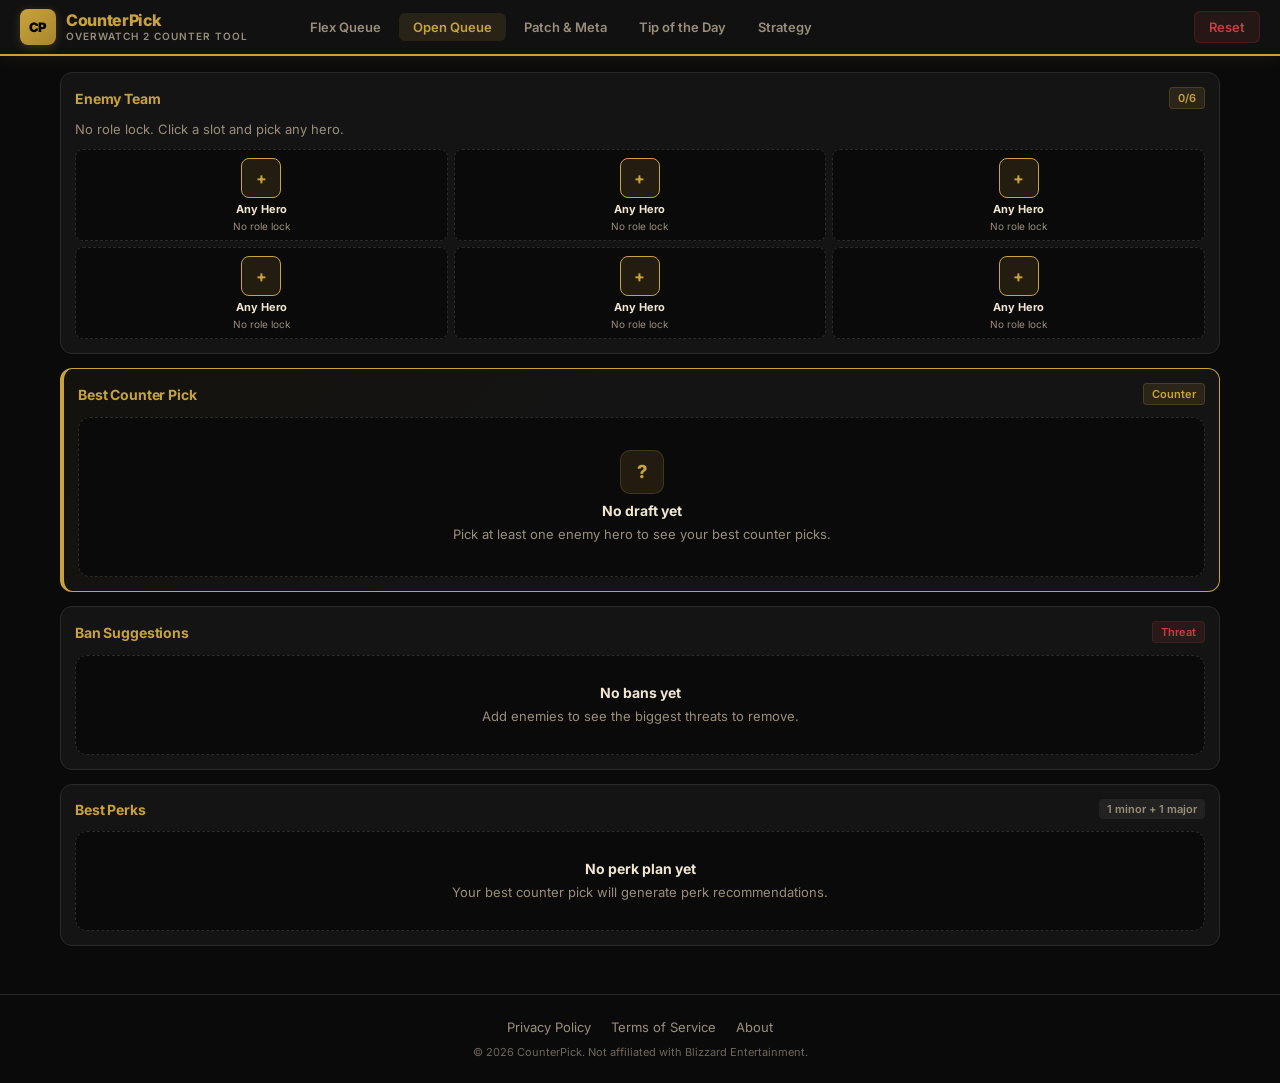
<file: open-queue.html>
<!DOCTYPE html>
<html lang="en">
<head>
  <meta charset="UTF-8">
  <meta name="viewport" content="width=device-width, initial-scale=1.0">
  <meta name="description" content="CounterPick Open Queue — no role lock counter-pick tool for Overwatch 2. Pick any 6 enemy heroes and get the best counters, bans, and perks.">
  <title>CounterPick – Open Queue</title>
  <link rel="preconnect" href="https://fonts.googleapis.com">
  <link href="https://fonts.googleapis.com/css2?family=Inter:wght@400;500;600;700;800;900&display=swap" rel="stylesheet">
  <link rel="stylesheet" href="style.css?v=7">
</head>
<body>

  <header class="topbar">
    <div class="topbar-left">
      <div class="logo">
        <div class="logo-icon">CP</div>
        <div>
          <h1>CounterPick</h1>
          <p class="eyebrow">OVERWATCH 2 COUNTER TOOL</p>
        </div>
      </div>
    </div>
    <nav class="topbar-nav">
      <a class="nav-link" href="index.html">Flex Queue</a>
      <a class="nav-link active" href="open-queue.html">Open Queue</a>
      <a class="nav-link" href="hero-insights.html">Patch &amp; Meta</a>
      <a class="nav-link" href="tip.html">Tip of the Day</a>
      <a class="nav-link" href="strategy.html">Strategy</a>
    </nav>
    <div class="topbar-actions">
      <button id="reset-btn" class="btn btn-danger" type="button">Reset</button>
    </div>
  </header>

  <main style="padding:16px 20px;max-width:1200px;margin:0 auto;display:flex;flex-direction:column;gap:14px">
    <section class="card">
      <div class="card-header">
        <h2>Enemy Team</h2>
        <span class="badge badge-orange" id="oq-count">0/6</span>
      </div>
      <p style="color:var(--text-secondary);font-size:13px;margin-bottom:12px">No role lock. Click a slot and pick any hero.</p>
      <div class="slot-groups">
        <div class="slot-group">
          <div class="slot-row oq-row">
            <button class="hero-slot oq-slot" data-slot="oq1" type="button"></button>
            <button class="hero-slot oq-slot" data-slot="oq2" type="button"></button>
            <button class="hero-slot oq-slot" data-slot="oq3" type="button"></button>
            <button class="hero-slot oq-slot" data-slot="oq4" type="button"></button>
            <button class="hero-slot oq-slot" data-slot="oq5" type="button"></button>
            <button class="hero-slot oq-slot" data-slot="oq6" type="button"></button>
          </div>
        </div>
      </div>
    </section>

    <section class="card card-accent">
      <div class="card-header">
        <h2>Best Counter Pick</h2>
        <span class="badge badge-orange">Counter</span>
      </div>
      <div id="results-container">
        <div class="empty-state">
          <div class="empty-icon">?</div>
          <h3>No draft yet</h3>
          <p>Pick at least one enemy hero to see your best counter picks.</p>
        </div>
      </div>
    </section>

    <section class="card">
      <div class="card-header">
        <h2>Ban Suggestions</h2>
        <span class="badge badge-red">Threat</span>
      </div>
      <div id="ban-container">
        <div class="empty-state compact">
          <h3>No bans yet</h3>
          <p>Add enemies to see the biggest threats to remove.</p>
        </div>
      </div>
    </section>

    <section class="card">
      <div class="card-header">
        <h2>Best Perks</h2>
        <span class="badge">1 minor + 1 major</span>
      </div>
      <div id="perk-container" class="perk-container">
        <div class="empty-state compact">
          <h3>No perk plan yet</h3>
          <p>Your best counter pick will generate perk recommendations.</p>
        </div>
      </div>
    </section>
  </main>

  <div id="slot-modal" class="modal hidden" aria-hidden="true">
    <div class="modal-backdrop" data-close-modal="true"></div>
    <div class="modal-panel glass">
      <div class="panel-head modal-head">
        <h2 id="modal-title">Pick a hero</h2>
        <button class="icon-btn" id="close-modal-btn" type="button">✕</button>
      </div>
      <p class="panel-copy" id="modal-copy">Choose one hero.</p>
      <div id="modal-hero-list" class="modal-hero-list"></div>
    </div>
  </div>

  <div id="tooltip" class="tooltip hidden" role="tooltip" aria-hidden="true"></div>

  <script src="data.js"></script>
  <script>
  (function () {
    const HERO_BY_NAME = Object.fromEntries(HERO_DB.map(h => [h.name, h]));
    const HEROES_BY_ROLE = {
      Tank: HERO_DB.filter(h => h.role === 'Tank').sort((a, b) => a.name.localeCompare(b.name)),
      Damage: HERO_DB.filter(h => h.role === 'Damage').sort((a, b) => a.name.localeCompare(b.name)),
      Support: HERO_DB.filter(h => h.role === 'Support').sort((a, b) => a.name.localeCompare(b.name))
    };

    const slots = { oq1: null, oq2: null, oq3: null, oq4: null, oq5: null, oq6: null };
    let activeSlot = null;
    let topHeroes = [];
    let selectedPerkHero = null;

    const dom = {
      count: document.getElementById('oq-count'),
      results: document.getElementById('results-container'),
      bans: document.getElementById('ban-container'),
      perks: document.getElementById('perk-container'),
      modal: document.getElementById('slot-modal'),
      modalTitle: document.getElementById('modal-title'),
      modalCopy: document.getElementById('modal-copy'),
      modalList: document.getElementById('modal-hero-list'),
      tooltip: document.getElementById('tooltip')
    };

    // --- Init ---
    document.querySelectorAll('.oq-slot').forEach(btn => {
      btn.addEventListener('click', () => openPicker(btn.dataset.slot));
    });
    document.getElementById('reset-btn').addEventListener('click', resetAll);
    document.getElementById('close-modal-btn').addEventListener('click', closeModal);
    dom.modal.addEventListener('click', e => { if (e.target.dataset.closeModal === 'true') closeModal(); });
    window.addEventListener('keydown', e => { if (e.key === 'Escape') closeModal(); });

    renderSlots();

    // --- State helpers ---
    function getNames() { return Object.values(slots).filter(Boolean); }

    function resetAll() {
      Object.keys(slots).forEach(k => slots[k] = null);
      updateAll();
    }

    function updateAll() {
      renderSlots();
      dom.count.textContent = `${getNames().length}/6`;
      renderResults();
      renderBans();
      renderPerks();
    }

    // --- Slots ---
    function renderSlots() {
      document.querySelectorAll('.oq-slot').forEach(el => {
        const heroName = slots[el.dataset.slot];
        if (!heroName) {
          el.innerHTML = `
            <div class="hero-slot-inner">
              <span class="slot-empty-badge">+</span>
              <div class="hero-slot-name">Any Hero</div>
              <div class="hero-slot-sub">No role lock</div>
            </div>`;
          return;
        }
        const hero = HERO_BY_NAME[heroName];
        el.innerHTML = `
          <div class="hero-slot-inner">
            <span class="hero-emoji" role="img" aria-label="${hero.name}">${hero.emoji}</span>
            <div class="hero-slot-name">${hero.name}</div>
            <div class="hero-slot-sub">${hero.role}</div>
          </div>`;
      });
    }

    // --- Picker modal ---
    function openPicker(slotKey) {
      activeSlot = slotKey;
      const taken = new Set(getNames().filter(n => n !== slots[slotKey]));
      dom.modalTitle.textContent = 'Choose any hero';
      dom.modalCopy.textContent = 'Open Queue — no role lock. The same hero cannot be picked twice.';
      dom.modalList.innerHTML = '';

      const clearBtn = document.createElement('button');
      clearBtn.type = 'button';
      clearBtn.className = 'text-option';
      clearBtn.textContent = 'Clear this slot';
      clearBtn.addEventListener('click', () => { slots[slotKey] = null; closeModal(); updateAll(); });
      dom.modalList.appendChild(clearBtn);

      ['Tank', 'Damage', 'Support'].forEach(role => {
        const group = document.createElement('div');
        group.className = 'modal-group';
        group.innerHTML = `<div class="modal-group-title">${role}</div><div class="modal-grid"></div>`;
        const grid = group.querySelector('.modal-grid');
        HEROES_BY_ROLE[role].forEach(hero => {
          const item = document.createElement('button');
          item.type = 'button';
          item.className = 'modal-hero';
          if (taken.has(hero.name)) item.classList.add('disabled');
          item.innerHTML = `<span class="hero-emoji" role="img" aria-label="${hero.name}">${hero.emoji}</span><div class="modal-hero-name">${hero.name}</div>`;
          if (!taken.has(hero.name)) {
            item.addEventListener('click', () => { slots[slotKey] = hero.name; closeModal(); updateAll(); });
            bindTooltip(item, hero);
          }
          grid.appendChild(item);
        });
        dom.modalList.appendChild(group);
      });
      openModal();
    }

    function openModal() { dom.modal.classList.remove('hidden'); dom.modal.setAttribute('aria-hidden', 'false'); }
    function closeModal() { dom.modal.classList.add('hidden'); dom.modal.setAttribute('aria-hidden', 'true'); }

    // --- Results ---
    function renderResults() {
      const enemies = getNames();
      if (!enemies.length) {
        topHeroes = [];
        selectedPerkHero = null;
        dom.results.innerHTML = `<div class="empty-state"><div class="empty-icon">◎</div><h3>No draft yet</h3><p>Pick at least one enemy hero to see your best counter picks.</p></div>`;
        return;
      }

      const scored = HERO_DB
        .filter(h => !enemies.includes(h.name))
        .map(h => scoreHero(h, enemies))
        .sort((a, b) => b.score - a.score || a.hero.name.localeCompare(b.hero.name));

      // Normalize all scores to 0–5 range
      if (scored.length) {
        const maxScore = scored[0].score;
        const minScore = scored[scored.length - 1].score;
        const range = maxScore - minScore;
        scored.forEach(item => {
          item.score = range > 0 ? ((item.score - minScore) / range) * 5 : 2.5;
        });
      }

      if (!scored.length) {
        topHeroes = [];
        selectedPerkHero = null;
        dom.results.innerHTML = `<div class="empty-state compact"><h3>No valid pick</h3></div>`;
        return;
      }

      topHeroes = scored.slice(0, 4);
      if (!selectedPerkHero || !topHeroes.find(h => h.hero.name === selectedPerkHero)) {
        selectedPerkHero = topHeroes[0].hero.name;
      }

      const selected = topHeroes.find(h => h.hero.name === selectedPerkHero);
      const alts = topHeroes.filter(h => h.hero.name !== selectedPerkHero);
      dom.results.innerHTML = `
        <div class="result-grid">
          <article class="best-card highlight oq-pick-card perk-selected" data-hero="${selected.hero.name}">
            <div class="result-hero">
              <div class="name-stack">
                <span class="hero-emoji hero-emoji-lg" role="img" aria-label="${selected.hero.name}">${selected.hero.emoji}</span>
                <div class="hero-name-under">${selected.hero.name}</div>
              </div>
              <div>
                <span class="mini-tag enemy-tag">Score ${selected.score.toFixed(1)}</span>
                <h3>${selected.hero.role} pick</h3>
                <div class="reason-line">${selected.summary}</div>
                <div class="tip-list">${selected.hero.tips.slice(0,3).map(t => `<div class="tip">${t}</div>`).join('')}</div>
              </div>
            </div>
          </article>
          <div class="alt-list">${alts.map(a => `
            <article class="alt-card oq-pick-card" data-hero="${a.hero.name}">
              <div class="name-stack small"><span class="hero-emoji hero-emoji-sm" role="img" aria-label="${a.hero.name}">${a.hero.emoji}</span><div class="hero-name-under">${a.hero.name}</div></div>
              <h3>${a.hero.role}</h3>
              <div class="reason-line">${a.summary}</div>
              <div class="score-pill">Score ${a.score.toFixed(1)}</div>
            </article>`).join('')}
          </div>
        </div>`;

      dom.results.querySelectorAll('.oq-pick-card').forEach(card => {
        card.style.cursor = 'pointer';
        card.addEventListener('click', () => {
          selectedPerkHero = card.dataset.hero;
          renderResults();
          renderPerks();
        });
      });
    }

    function scoreHero(hero, enemies) {
      let score = 0;
      const beats = [], worries = [];
      enemies.forEach(enemyName => {
        const enemy = HERO_BY_NAME[enemyName];
        if (!enemy) return;
        if (hero.strong_against.includes(enemyName)) { score += 1.5; beats.push(enemyName); }
        if (hero.weak_against.includes(enemyName)) { score -= 1.2; worries.push(enemyName); }
        if (enemy.strong_against.includes(hero.name)) { score -= 1.0; worries.push(enemyName); }
      });
      const good = unique(beats).slice(0, 2).join(' and ');
      const bad = unique(worries).slice(0, 1).join('');
      let summary = good ? `${hero.name} plays well into ${good}.` : `${hero.name} is a stable pick here.`;
      if (bad) summary += ` Watch ${bad}.`;
      return { hero, score, summary };
    }

    // --- Bans ---
    function renderBans() {
      const enemies = getNames();
      if (!enemies.length) {
        dom.bans.innerHTML = `<div class="empty-state compact"><h3>No bans yet</h3><p>Add enemies to see the biggest threats to remove.</p></div>`;
        return;
      }
      const list = HERO_DB
        .filter(h => !enemies.includes(h.name))
        .map(h => {
          let score = 0;
          enemies.forEach(enemy => { if (h.strong_against.includes(enemy)) score += 1.2; });
          return { hero: h, score };
        })
        .filter(item => item.score > 0)
        .sort((a, b) => b.score - a.score || a.hero.name.localeCompare(b.hero.name))
        .slice(0, 2);

      if (!list.length) {
        dom.bans.innerHTML = `<div class="empty-state compact"><h3>No clear bans</h3><p>No hero stands out as a must-ban right now.</p></div>`;
        return;
      }
      dom.bans.innerHTML = list.map(item => `
        <article class="ban-card">
          <div class="lookup-mini">
            <span class="hero-emoji" role="img" aria-label="${item.hero.name}">${item.hero.emoji}</span>
            <div>
              <span class="mini-tag enemy-tag">Ban target</span>
              <h3>${item.hero.name}</h3>
              <div class="reason-line">${item.hero.name} is dangerous into your plan and adds pressure to this draft.</div>
            </div>
          </div>
        </article>`).join('');
    }

    // --- Perks ---
    function renderPerks() {
      const enemies = getNames();
      if (!selectedPerkHero || !enemies.length) {
        dom.perks.innerHTML = `<div class="empty-state compact"><h3>No perk plan yet</h3><p>Your best counter pick will generate perk recommendations.</p></div>`;
        return;
      }
      const hero = HERO_BY_NAME[selectedPerkHero];
      const perks = HERO_PERKS[hero.name];
      if (!perks) {
        dom.perks.innerHTML = `<div class="empty-state compact"><h3>No perks available</h3><p>No perk data for ${hero.name}.</p></div>`;
        return;
      }
      const allPerks = [
        ...perks.minor.map(p => ({ ...p, type: 'Minor' })),
        ...perks.major.map(p => ({ ...p, type: 'Major' }))
      ];
      dom.perks.innerHTML = `<div class="perk-hero-label"><span class="hero-emoji hero-emoji-sm" role="img" aria-label="${hero.name}">${hero.emoji}</span><span>Perks for <strong>${hero.name}</strong></span></div>` + allPerks.map(perk => `
        <article class="perk-card ${perk.recommended ? 'recommended' : ''}">
          <div class="perk-topline">
            <span class="perk-type">${perk.type}</span>
            <span class="perk-pick">${perk.pick}% pick rate</span>
            ${perk.recommended ? `<span class="perk-win">Recommended</span>` : ''}
          </div>
          <h3>${perk.name}</h3>
          <p>${perk.desc}</p>
        </article>`).join('');
    }

    // --- Utilities ---
    function unique(arr) { return [...new Set(arr)]; }

    function bindTooltip(el, hero) {
      el.addEventListener('mouseenter', e => showTooltip(e, hero));
      el.addEventListener('mousemove', moveTooltip);
      el.addEventListener('mouseleave', hideTooltip);
    }
    function showTooltip(e, hero) {
      dom.tooltip.innerHTML = `<strong>${hero.name}</strong>${hero.role} • ${hero.tips[0]}`;
      dom.tooltip.classList.remove('hidden');
      moveTooltip(e);
    }
    function moveTooltip(e) {
      if (dom.tooltip.classList.contains('hidden')) return;
      const x = Math.min(window.innerWidth - dom.tooltip.offsetWidth - 12, e.clientX + 14);
      const y = Math.min(window.innerHeight - dom.tooltip.offsetHeight - 12, e.clientY + 14);
      dom.tooltip.style.left = `${Math.max(12,x)}px`;
      dom.tooltip.style.top = `${Math.max(12,y)}px`;
    }
    function hideTooltip() { dom.tooltip.classList.add('hidden'); }
  })();
  </script>

  <footer class="site-footer">
    <div class="footer-inner">
      <div class="footer-links">
        <a href="privacy.html">Privacy Policy</a>
        <a href="terms.html">Terms of Service</a>
        <a href="about.html">About</a>
      </div>
      <p class="footer-copy">&copy; 2026 CounterPick. Not affiliated with Blizzard Entertainment.</p>
    </div>
  </footer>

</body>
</html>
</file>
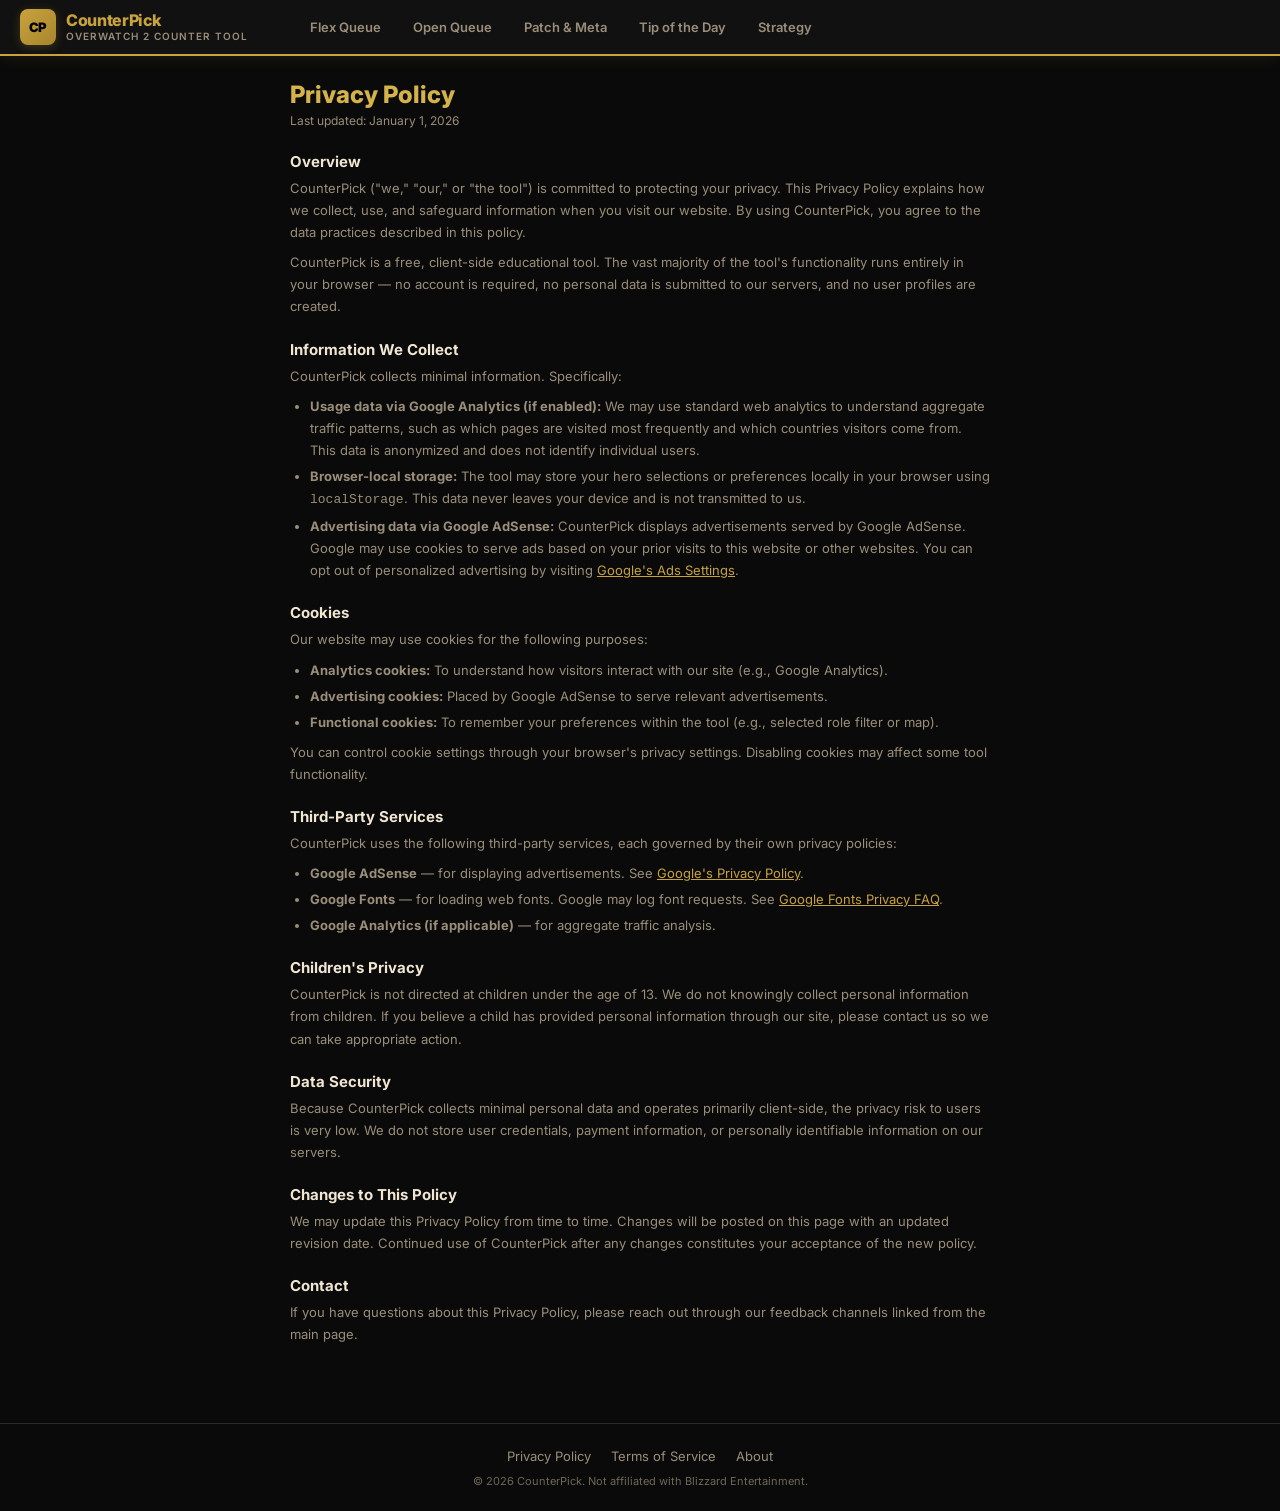
<file: privacy.html>
<!DOCTYPE html>
<html lang="en">
<head>
  <meta charset="UTF-8">
  <meta name="viewport" content="width=device-width, initial-scale=1.0">
  <meta name="description" content="CounterPick Privacy Policy — how we handle your data as a free Overwatch 2 counter-pick tool.">
  <title>Privacy Policy – CounterPick</title>
  <link rel="icon" href="/image.png" type="image/png">
  <link rel="preconnect" href="https://fonts.googleapis.com">
  <link href="https://fonts.googleapis.com/css2?family=Inter:wght@400;500;600;700;800;900&display=swap" rel="stylesheet">
  <link rel="stylesheet" href="style.css?v=8">
</head>
<body>

  <header class="topbar">
    <div class="topbar-left">
      <div class="logo">
        <div class="logo-icon">CP</div>
        <div>
          <h1>CounterPick</h1>
          <p class="eyebrow">OVERWATCH 2 COUNTER TOOL</p>
        </div>
      </div>
    </div>
    <nav class="topbar-nav">
      <a class="nav-link" href="index.html">Flex Queue</a>
      <a class="nav-link" href="open-queue.html">Open Queue</a>
      <a class="nav-link" href="hero-insights.html">Patch &amp; Meta</a>
      <a class="nav-link" href="tip.html">Tip of the Day</a>
      <a class="nav-link" href="strategy.html">Strategy</a>
    </nav>
    <div class="topbar-actions"></div>
  </header>

  <main class="legal-page">
    <h2>Privacy Policy</h2>
    <p class="legal-updated">Last updated: January 1, 2026</p>

    <div class="legal-section">
      <h3>Overview</h3>
      <p>CounterPick ("we," "our," or "the tool") is committed to protecting your privacy. This Privacy Policy explains how we collect, use, and safeguard information when you visit our website. By using CounterPick, you agree to the data practices described in this policy.</p>
      <p>CounterPick is a free, client-side educational tool. The vast majority of the tool's functionality runs entirely in your browser — no account is required, no personal data is submitted to our servers, and no user profiles are created.</p>
    </div>

    <div class="legal-section">
      <h3>Information We Collect</h3>
      <p>CounterPick collects minimal information. Specifically:</p>
      <ul>
        <li><strong>Usage data via Google Analytics (if enabled):</strong> We may use standard web analytics to understand aggregate traffic patterns, such as which pages are visited most frequently and which countries visitors come from. This data is anonymized and does not identify individual users.</li>
        <li><strong>Browser-local storage:</strong> The tool may store your hero selections or preferences locally in your browser using <code>localStorage</code>. This data never leaves your device and is not transmitted to us.</li>
        <li><strong>Advertising data via Google AdSense:</strong> CounterPick displays advertisements served by Google AdSense. Google may use cookies to serve ads based on your prior visits to this website or other websites. You can opt out of personalized advertising by visiting <a href="https://www.google.com/settings/ads" target="_blank" rel="noopener">Google's Ads Settings</a>.</li>
      </ul>
    </div>

    <div class="legal-section">
      <h3>Cookies</h3>
      <p>Our website may use cookies for the following purposes:</p>
      <ul>
        <li><strong>Analytics cookies:</strong> To understand how visitors interact with our site (e.g., Google Analytics).</li>
        <li><strong>Advertising cookies:</strong> Placed by Google AdSense to serve relevant advertisements.</li>
        <li><strong>Functional cookies:</strong> To remember your preferences within the tool (e.g., selected role filter or map).</li>
      </ul>
      <p>You can control cookie settings through your browser's privacy settings. Disabling cookies may affect some tool functionality.</p>
    </div>

    <div class="legal-section">
      <h3>Third-Party Services</h3>
      <p>CounterPick uses the following third-party services, each governed by their own privacy policies:</p>
      <ul>
        <li><strong>Google AdSense</strong> — for displaying advertisements. See <a href="https://policies.google.com/privacy" target="_blank" rel="noopener">Google's Privacy Policy</a>.</li>
        <li><strong>Google Fonts</strong> — for loading web fonts. Google may log font requests. See <a href="https://developers.google.com/fonts/faq/privacy" target="_blank" rel="noopener">Google Fonts Privacy FAQ</a>.</li>
        <li><strong>Google Analytics (if applicable)</strong> — for aggregate traffic analysis.</li>
      </ul>
    </div>

    <div class="legal-section">
      <h3>Children's Privacy</h3>
      <p>CounterPick is not directed at children under the age of 13. We do not knowingly collect personal information from children. If you believe a child has provided personal information through our site, please contact us so we can take appropriate action.</p>
    </div>

    <div class="legal-section">
      <h3>Data Security</h3>
      <p>Because CounterPick collects minimal personal data and operates primarily client-side, the privacy risk to users is very low. We do not store user credentials, payment information, or personally identifiable information on our servers.</p>
    </div>

    <div class="legal-section">
      <h3>Changes to This Policy</h3>
      <p>We may update this Privacy Policy from time to time. Changes will be posted on this page with an updated revision date. Continued use of CounterPick after any changes constitutes your acceptance of the new policy.</p>
    </div>

    <div class="legal-section">
      <h3>Contact</h3>
      <p>If you have questions about this Privacy Policy, please reach out through our feedback channels linked from the main page.</p>
    </div>
  </main>

  <footer class="site-footer">
    <div class="footer-inner">
      <div class="footer-links">
        <a href="privacy.html">Privacy Policy</a>
        <a href="terms.html">Terms of Service</a>
        <a href="about.html">About</a>
      </div>
      <p class="footer-copy">&copy; 2026 CounterPick. Not affiliated with Blizzard Entertainment.</p>
    </div>
  </footer>

</body>
</html>
</file>
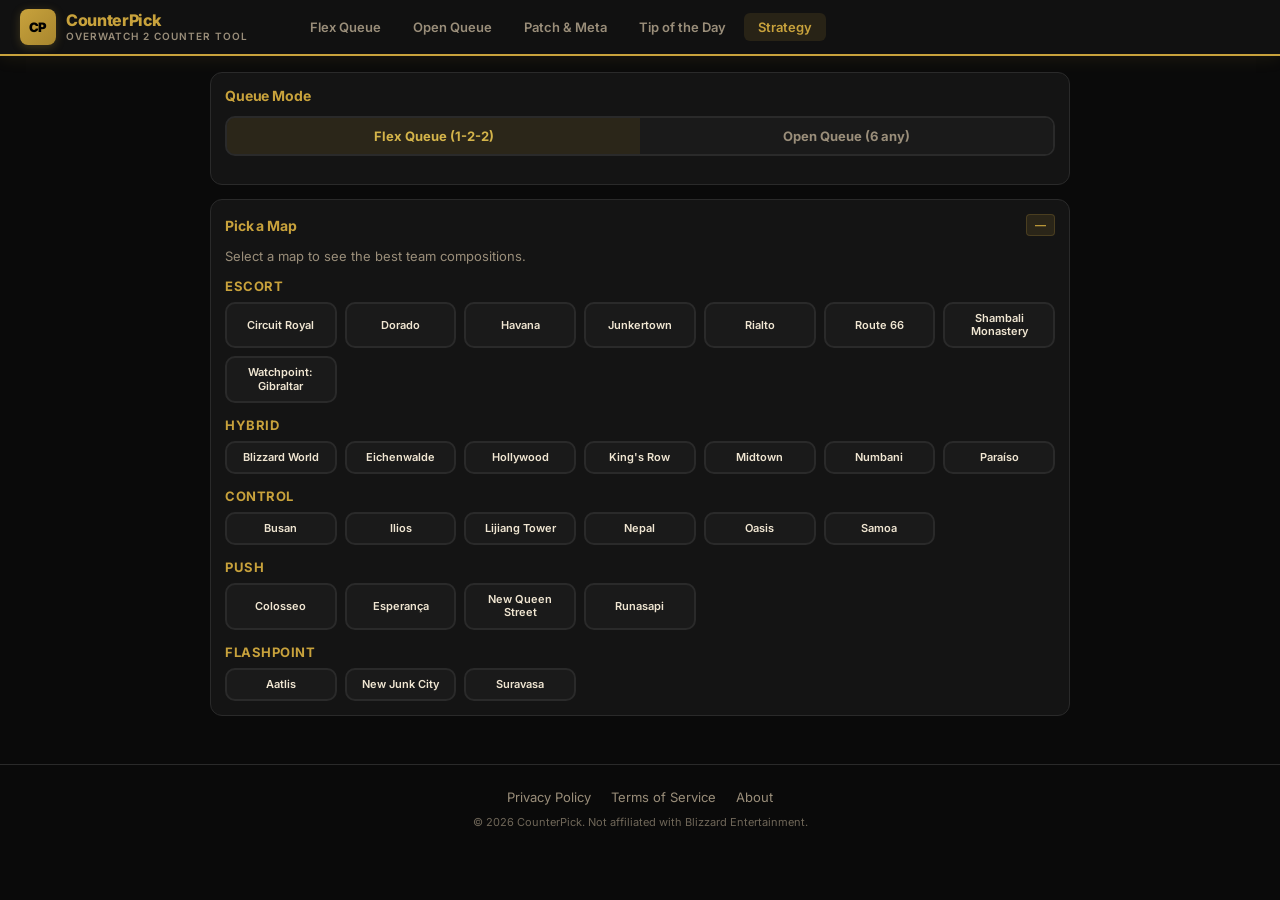
<file: strategy.html>
<!DOCTYPE html>
<html lang="en">
<head>
  <meta charset="UTF-8">
  <meta name="viewport" content="width=device-width, initial-scale=1.0">
  <meta name="description" content="CounterPick Strategy — map-specific team composition recommendations for Overwatch 2 Flex Queue and Open Queue with detailed explanations.">
  <title>CounterPick – Strategy</title>
  <link rel="preconnect" href="https://fonts.googleapis.com">
  <link href="https://fonts.googleapis.com/css2?family=Inter:wght@400;500;600;700;800;900&display=swap" rel="stylesheet">
  <link rel="stylesheet" href="style.css?v=7">
  <style>
    .map-pick-grid{display:grid;grid-template-columns:repeat(auto-fill,minmax(110px,1fr));gap:8px}
    .map-pick-btn{background:var(--bg-card-alt);border:2px solid var(--border);border-radius:10px;padding:8px 6px;cursor:pointer;text-align:center;transition:all .15s}
    .map-pick-btn:hover{border-color:var(--gold);background:var(--bg-hover)}
    .map-pick-btn.selected{border-color:var(--gold-bright);background:var(--gold-dim)}
    .map-pick-btn img{width:100%;height:56px;object-fit:cover;border-radius:6px;margin-bottom:4px}
    .map-pick-btn .no-img{width:100%;height:56px;border-radius:6px;background:var(--bg-hover);display:grid;place-items:center;font-size:10px;color:var(--text-secondary);margin-bottom:4px}
    .map-pick-name{font-size:11px;color:var(--text);font-weight:600;line-height:1.2}
    .deck-card{background:var(--bg-card-alt);border:1px solid var(--border);border-radius:12px;padding:16px;margin-bottom:10px}
    .deck-card.recommended{border-color:var(--gold);background:linear-gradient(135deg,var(--gold-dim),var(--bg-card-alt))}
    .deck-label{font-size:11px;font-weight:700;text-transform:uppercase;letter-spacing:.6px;margin-bottom:8px}
    .deck-label.best{color:var(--gold-bright)}
    .deck-label.alt{color:var(--text-secondary)}
    .deck-roster{display:flex;gap:10px;flex-wrap:wrap;margin-bottom:10px}
    .deck-hero{display:flex;flex-direction:column;align-items:center;gap:4px;width:64px}
    .deck-hero .hero-emoji-deck{font-size:32px;width:52px;height:52px;display:inline-flex;align-items:center;justify-content:center;border-radius:10px;border:2px solid var(--border);background:var(--bg-card-alt)}
    .deck-hero .hero-n{font-size:10px;color:var(--text);font-weight:600;text-align:center;line-height:1.15}
    .deck-hero .hero-r{font-size:9px;color:var(--text-secondary);text-transform:uppercase}
    .deck-why{font-size:13px;color:var(--text-secondary);line-height:1.55;margin-top:8px}
    .deck-tag{display:inline-block;font-size:10px;padding:3px 8px;border-radius:5px;font-weight:600;margin-right:4px;margin-bottom:4px}
    .mode-group-title{font-size:13px;font-weight:700;color:var(--gold);margin:14px 0 8px;text-transform:uppercase;letter-spacing:.5px}
    .queue-toggle{display:flex;gap:0;border:2px solid var(--border);border-radius:10px;overflow:hidden;margin-bottom:14px}
    .queue-toggle-btn{flex:1;padding:10px 16px;background:var(--bg-card-alt);color:var(--text-secondary);font-size:13px;font-weight:700;cursor:pointer;border:none;transition:all .15s;text-align:center}
    .queue-toggle-btn:hover{background:var(--bg-hover)}
    .queue-toggle-btn.active{background:var(--gold-dim);color:var(--gold-bright);border-color:var(--gold)}
    .deck-section-title{font-size:14px;font-weight:700;color:var(--gold);margin:16px 0 6px;padding-bottom:6px;border-bottom:1px solid var(--border)}
  </style>
</head>
<body>

  <header class="topbar">
    <div class="topbar-left">
      <div class="logo">
        <div class="logo-icon">CP</div>
        <div>
          <h1>CounterPick</h1>
          <p class="eyebrow">OVERWATCH 2 COUNTER TOOL</p>
        </div>
      </div>
    </div>
    <nav class="topbar-nav">
      <a class="nav-link" href="index.html">Flex Queue</a>
      <a class="nav-link" href="open-queue.html">Open Queue</a>
      <a class="nav-link" href="hero-insights.html">Patch &amp; Meta</a>
      <a class="nav-link" href="tip.html">Tip of the Day</a>
      <a class="nav-link active" href="strategy.html">Strategy</a>
    </nav>
    <div class="topbar-actions"></div>
  </header>

  <main style="padding:16px 20px;max-width:900px;margin:0 auto;display:flex;flex-direction:column;gap:14px">

    <section class="card">
      <div class="card-header">
        <h2>Queue Mode</h2>
      </div>
      <div class="queue-toggle" id="queue-toggle">
        <button class="queue-toggle-btn active" data-queue="flex" type="button">Flex Queue (1-2-2)</button>
        <button class="queue-toggle-btn" data-queue="open" type="button">Open Queue (6 any)</button>
      </div>
    </section>

    <section class="card">
      <div class="card-header">
        <h2>Pick a Map</h2>
        <span class="badge badge-orange" id="mode-label">—</span>
      </div>
      <p style="color:var(--text-secondary);font-size:13px;margin-bottom:12px">Select a map to see the best team compositions.</p>
      <div id="map-grid"></div>
    </section>

    <section class="card card-accent" id="deck-section" style="display:none">
      <div class="card-header">
        <h2 id="deck-map-name">—</h2>
        <span class="badge badge-orange" id="deck-mode">—</span>
      </div>
      <div id="deck-map-img" style="margin-bottom:14px"></div>
      <div id="deck-container"></div>
    </section>

  </main>

  <script src="data.js"></script>
  <script>
  (function () {
    const HERO_BY_NAME = Object.fromEntries(HERO_DB.map(h => [h.name, h]));

    const MAPS = {
      Escort: ['Circuit Royal', 'Dorado', 'Havana', 'Junkertown', 'Rialto', 'Route 66', 'Shambali Monastery', 'Watchpoint: Gibraltar'],
      Hybrid: ['Blizzard World', 'Eichenwalde', 'Hollywood', "King's Row", 'Midtown', 'Numbani', 'Paraíso'],
      Control: ['Busan', 'Ilios', 'Lijiang Tower', 'Nepal', 'Oasis', 'Samoa'],
      Push: ['Colosseo', 'Esperança', 'New Queen Street', 'Runasapi'],
      Flashpoint: ['Aatlis', 'New Junk City', 'Suravasa']
    };

    const MAP_IMAGES = {};

    // ── FLEX QUEUE Strategy data: 2 comps per map (best + alternative) ──
    const FLEX_STRATS = {
      // === ESCORT ===
      'Circuit Royal': {
        best: { tank:'Sigma', dps:['Widowmaker','Ashe'], sup:['Ana','Baptiste'], why:'Long sightlines favor double sniper pressure. Sigma controls high ground with Accretion and barrier. Ana + Baptiste provide burst healing and anti-nade combos from range.' },
        alt:  { tank:'Orisa', dps:['Hanzo','Sojourn'], sup:['Kiriko','Mercy'], why:'Orisa fortifies choke points while Hanzo gets easy Storm Arrows on grouped enemies. Sojourn covers mid-range. Kiriko cleanses anti-nade and Mercy damage boosts sightline DPS.' }
      },
      'Dorado': {
        best: { tank:'Reinhardt', dps:['Cassidy','Mei'], sup:['Ana','Lúcio'], why:'Tight streets reward brawl. Reinhardt pins through narrow corridors while Mei walls off retreats. Cassidy handles flankers. Lúcio speeds the team through chokes and Ana lands easy nades on clustered fights.' },
        alt:  { tank:'Sigma', dps:['Junkrat','Hanzo'], sup:['Baptiste','Moira'], why:'Junkrat thrives in Dorado\'s tight angles with bouncing grenades. Sigma absorbs spam. Hanzo scouts with Sonic Arrow. Baptiste and Moira sustain through the constant poke.' }
      },
      'Havana': {
        best: { tank:'Sigma', dps:['Widowmaker','Cassidy'], sup:['Ana','Mercy'], why:'Open streets with long angles. Widowmaker dominates from rooftops, Mercy damage boosts her. Sigma plays corners with rock and shield. Ana can anti-nade from safety at range.' },
        alt:  { tank:'Orisa', dps:['Ashe','Sojourn'], sup:['Baptiste','Kiriko'], why:'Orisa anchors the payload with Fortify. Ashe + Sojourn double up on mid-range burst. Baptiste Immortality Field saves against sniper picks, Kiriko cleanses and teleports to high ground.' }
      },
      'Junkertown': {
        best: { tank:'Ramattra', dps:['Bastion','Torbjörn'], sup:['Baptiste','Ana'], why:'Wide open first point lets Bastion shred from range. Ramattra blocks with barrier then punishes in Nemesis form. Torbjörn turret controls flanks. Baptiste and Ana provide massive sustain.' },
        alt:  { tank:'Sigma', dps:['Widowmaker','Ashe'], sup:['Mercy','Ana'], why:'Double long-range hitscan with Mercy pocket. Sigma uses high ground advantage. Ana anti-nades pushes and keeps the backline alive.' }
      },
      'Rialto': {
        best: { tank:'Sigma', dps:['Hanzo','Ashe'], sup:['Ana','Baptiste'], why:'Canal sightlines and bridge angles reward poke comp. Sigma controls space with Accretion. Hanzo and Ashe cross-fire from different angles. Ana + Baptiste layered healing keeps the team up.' },
        alt:  { tank:'Reinhardt', dps:['Reaper','Mei'], sup:['Lúcio','Moira'], why:'Indoor sections and tight bridge fights reward brawl. Reinhardt swings through doorways. Reaper melts tanks up close. Mei walls off supports. Lúcio speeds through chokes.' }
      },
      'Route 66': {
        best: { tank:'Sigma', dps:['Widowmaker','Cassidy'], sup:['Ana','Mercy'], why:'Route 66\'s long desert sightlines are Widowmaker heaven. Sigma holds high ground at gas station and cave. Cassidy duels flankers. Ana plays far back with Mercy pocketing Widow.' },
        alt:  { tank:'Winston', dps:['Tracer','Genji'], sup:['Kiriko','Ana'], why:'Dive works on Route 66\'s high ground fights. Winston leaps to snipers, Tracer and Genji collapse on isolated targets. Kiriko teleports to follow dives, Ana nanos the engage.' }
      },
      'Shambali Monastery': {
        best: { tank:'Winston', dps:['Echo','Pharah'], sup:['Mercy','Ana'], why:'Vertical map with open skies. Echo and Pharah control airspace, Mercy damage boosts them. Winston dives the backline from ledges. Ana sleeps flankers and nanos Winston dives.' },
        alt:  { tank:'D.Va', dps:['Ashe','Sojourn'], sup:['Baptiste','Kiriko'], why:'D.Va matrix protects against the air comp mirror. Ashe dynamite + Sojourn railgun confirms kills. Baptiste Immortality covers pushes through the monastery choke.' }
      },
      'Watchpoint: Gibraltar': {
        best: { tank:'Winston', dps:['Tracer','Echo'], sup:['Kiriko','Ana'], why:'Multi-level map rewards dive. Winston leaps between platforms, Tracer blinks through the hangar. Echo flies around server room angles. Kiriko teleports to follow aggression, Ana nanos dives.' },
        alt:  { tank:'Sigma', dps:['Widowmaker','Ashe'], sup:['Mercy','Baptiste'], why:'Sigma plays the long sightlines of the outdoor sections. Widow and Ashe cross-fire from different levels. Mercy pockets Widow. Baptiste holds the team through spam.' }
      },

      // === HYBRID ===
      'Blizzard World': {
        best: { tank:'Sigma', dps:['Hanzo','Cassidy'], sup:['Ana','Baptiste'], why:'Long first-point sightlines into tight theme park corridors. Sigma controls choke with barrier. Hanzo scouts and bursts, Cassidy handles flankers. Ana + Baptiste sustain through poke phases.' },
        alt:  { tank:'Reinhardt', dps:['Reaper','Mei'], sup:['Lúcio','Moira'], why:'After first point, tight indoor paths reward brawl. Reinhardt charges through castle corridors. Reaper and Mei dominate close quarters. Lúcio speeds engages.' }
      },
      'Eichenwalde': {
        best: { tank:'Reinhardt', dps:['Reaper','Mei'], sup:['Lúcio','Ana'], why:'The castle choke is brawl paradise. Reinhardt pins through the bridge. Mei walls supports off from their tank. Reaper melts barriers. Lúcio speeds through choke and Ana nanos Rein.' },
        alt:  { tank:'Sigma', dps:['Hanzo','Junkrat'], sup:['Baptiste','Kiriko'], why:'Sigma pokes through choke with rock. Junkrat spams the tight bridge, Hanzo bursts openings. Baptiste Immortality holds on payload. Kiriko cleanses anti-nade.' }
      },
      'Hollywood': {
        best: { tank:'Sigma', dps:['Ashe','Cassidy'], sup:['Ana','Mercy'], why:'First point has strong high-ground angles. Sigma holds café corner. Ashe controls main with dynamite. Cassidy duels flankers on point. Ana long-range heals, Mercy boosts Ashe.' },
        alt:  { tank:'Winston', dps:['Tracer','Genji'], sup:['Kiriko','Ana'], why:'Hollywood streets have many flank paths. Winston + Tracer + Genji collapse on isolated targets. Kiriko follows dives, Ana provides ranged support and nano.' }
      },
      "King's Row": {
        best: { tank:'Reinhardt', dps:['Reaper','Mei'], sup:['Lúcio','Ana'], why:'The classic brawl map. Tight streets, no long sightlines. Reinhardt swings freely. Reaper farms tanks. Mei walls off supports. Lúcio speeds through choke, Ana nanos for team fights.' },
        alt:  { tank:'Zarya', dps:['Symmetra','Cassidy'], sup:['Moira','Brigitte'], why:'Zarya farms charge off the tight choke spam. Symmetra turrets lock down side rooms. Cassidy covers flanks. Moira + Brigitte provide unkillable sustain in close-range brawls.' }
      },
      'Midtown': {
        best: { tank:'Winston', dps:['Tracer','Ashe'], sup:['Kiriko','Ana'], why:'Mixed sightlines — open streets into tight train station. Winston dives between levels. Tracer flanks through alleys. Ashe covers long angles. Kiriko teleports to follow. Ana nanos.' },
        alt:  { tank:'Ramattra', dps:['Mei','Cassidy'], sup:['Baptiste','Lúcio'], why:'Ramattra punishes grouped enemies in tight train corridors. Mei walls cut off rotations. Cassidy controls flanks. Baptiste Immortality on payload. Lúcio speeds through Grand Central.' }
      },
      'Numbani': {
        best: { tank:'Winston', dps:['Echo','Tracer'], sup:['Kiriko','Ana'], why:'Numbani is vertical with tons of high ground. Winston leaps to control rooftops. Echo flies above. Tracer harasses from below. Kiriko follows dives. Ana plays far back on long sightlines.' },
        alt:  { tank:'Sigma', dps:['Hanzo','Sojourn'], sup:['Mercy','Baptiste'], why:'Sigma pokes from Numbani\'s high ground angles. Hanzo scouts with Sonic Arrow. Sojourn slides between cover. Mercy boosts DPS on sightlines, Baptiste sustains through poke.' }
      },
      'Paraíso': {
        best: { tank:'Winston', dps:['Tracer','Genji'], sup:['Lúcio','Kiriko'], why:'Paraíso\'s tight alleys and vertical walls are dive heaven. Winston leaps between rooftops. Tracer and Genji flank through side paths. Lúcio wallrides the corridors, Kiriko cleanses and teleports.' },
        alt:  { tank:'Reinhardt', dps:['Reaper','Cassidy'], sup:['Ana','Lúcio'], why:'Brawl alternative for tight indoor sections. Reinhardt charges through narrow streets. Reaper shreds close-range. Cassidy punishes flankers. Ana nades grouped fights, Lúcio speeds engage.' }
      },

      // === CONTROL ===
      'Busan': {
        best: { tank:'D.Va', dps:['Tracer','Echo'], sup:['Lúcio','Kiriko'], why:'Busan rewards fast, mobile play across all three maps. D.Va boops enemies off MEKA Base. Tracer + Echo harass from angles. Lúcio wallrides through every map. Kiriko cleanses and follows.' },
        alt:  { tank:'Winston', dps:['Pharah','Genji'], sup:['Mercy','Ana'], why:'Dive comp variant. Winston + Genji collapse on isolated targets. Pharah controls Downtown from above. Mercy pockets Pharah, Ana nanos dives.' }
      },
      'Ilios': {
        best: { tank:'Winston', dps:['Pharah','Reaper'], sup:['Lúcio','Mercy'], why:'Well and Lighthouse have environmental kills. Winston and Pharah boop enemies into the pit. Reaper dominates the close-range Well fights. Lúcio boops and wallrides. Mercy pockets Pharah on Ruins.' },
        alt:  { tank:'Sigma', dps:['Ashe','Cassidy'], sup:['Ana','Baptiste'], why:'Sigma plays Ruins sightlines well. Ashe controls long angles on Lighthouse. Cassidy duels flankers. Ana nades grouped fights on Well, Baptiste provides Immortality.' }
      },
      'Lijiang Tower': {
        best: { tank:'Winston', dps:['Tracer','Echo'], sup:['Lúcio','Kiriko'], why:'Classic dive map. Winston leaps through Garden bridges and Night Market alleys. Tracer blinks around pillars. Echo flies above. Lúcio speeds onto point, Kiriko follows aggression.' },
        alt:  { tank:'Reinhardt', dps:['Reaper','Mei'], sup:['Lúcio','Ana'], why:'Brawl works on Control Center and Night Market. Reinhardt swings through tight spaces. Reaper farms tanks. Mei walls off rotations. Lúcio speeds, Ana nanos.' }
      },
      'Nepal': {
        best: { tank:'Winston', dps:['Echo','Pharah'], sup:['Mercy','Lúcio'], why:'Open skies on Sanctum and Shrine. Echo and Pharah own the airspace. Winston dives backlines from high ground. Mercy damage boosts flyers. Lúcio boops on Village.' },
        alt:  { tank:'Sigma', dps:['Ashe','Cassidy'], sup:['Ana','Baptiste'], why:'Sigma controls Shrine and Village sightlines. Ashe dynamite denies point. Cassidy peels. Ana and Baptiste sustain through poke from range.' }
      },
      'Oasis': {
        best: { tank:'D.Va', dps:['Tracer','Genji'], sup:['Lúcio','Kiriko'], why:'Fast-paced map with lots of flank paths. D.Va matrix protects dives. Tracer and Genji flank through University corridors and Gardens alleys. Lúcio speeds, Kiriko cleanses.' },
        alt:  { tank:'Sigma', dps:['Pharah','Ashe'], sup:['Mercy','Ana'], why:'City Center has open air for Pharah. Sigma controls Gardens choke. Ashe covers long angles. Mercy pockets Pharah, Ana nades grouped point fights.' }
      },
      'Samoa': {
        best: { tank:'Ramattra', dps:['Mei','Reaper'], sup:['Lúcio','Moira'], why:'Tight point with close-range fights. Ramattra punishes in Nemesis form. Mei walls isolate targets. Reaper farms tanks. Lúcio speeds brawl in, Moira sustains.' },
        alt:  { tank:'Winston', dps:['Tracer','Echo'], sup:['Kiriko','Ana'], why:'Dive variant for open sections. Winston leaps between platforms. Tracer flanks the backline. Echo flies above. Kiriko follows, Ana provides ranged support.' }
      },

      // === PUSH ===
      'Colosseo': {
        best: { tank:'Winston', dps:['Tracer','Genji'], sup:['Lúcio','Kiriko'], why:'Push maps are long and favor mobility. Winston jumps between ruins. Tracer and Genji contest the robot from flank angles. Lúcio speeds rotations, Kiriko teleports to regroup.' },
        alt:  { tank:'Sigma', dps:['Sojourn','Ashe'], sup:['Ana','Baptiste'], why:'Sigma plays Colosseo\'s long corridors with poke. Sojourn slides between Roman pillars. Ashe controls sightlines. Ana + Baptiste sustain through poke duels.' }
      },
      'Esperança': {
        best: { tank:'Winston', dps:['Tracer','Echo'], sup:['Kiriko','Lúcio'], why:'Narrow Portuguese streets with vertical walls. Winston dives between rooftops. Tracer blinks through alleys. Echo flies above tight corridors. Kiriko cleanses, Lúcio speeds rotations.' },
        alt:  { tank:'Reinhardt', dps:['Reaper','Cassidy'], sup:['Ana','Lúcio'], why:'Tight streets also work for brawl. Reinhardt charges through narrow paths. Reaper dominates close range. Cassidy controls flanks. Ana nades grouped fights, Lúcio speeds.' }
      },
      'New Queen Street': {
        best: { tank:'D.Va', dps:['Sojourn','Tracer'], sup:['Lúcio','Kiriko'], why:'Fast rotations needed on this long Push map. D.Va boosts to contest robot. Sojourn and Tracer pressure from different angles. Lúcio speeds the team, Kiriko provides cleanse and burst healing.' },
        alt:  { tank:'Sigma', dps:['Hanzo','Cassidy'], sup:['Ana','Baptiste'], why:'Sigma pokes through New Queen Street\'s open lanes. Hanzo scouts with Sonic Arrow. Cassidy peels. Ana and Baptiste sustain through drawn-out Push fights.' }
      },
      'Runasapi': {
        best: { tank:'Winston', dps:['Tracer','Genji'], sup:['Lúcio','Kiriko'], why:'Runasapi\'s ruins and platforms reward dive. Winston leaps between stone walls. Tracer and Genji pressure from multiple angles. Lúcio speeds rotations, Kiriko follows dives.' },
        alt:  { tank:'Ramattra', dps:['Mei','Cassidy'], sup:['Baptiste','Ana'], why:'Ramattra brawls through Runasapi\'s corridors. Mei walls isolate targets in tight spaces. Cassidy controls flanks. Baptiste provides Immortality, Ana nades grouped fights.' }
      },

      // === FLASHPOINT ===
      'Aatlis': {
        best: { tank:'D.Va', dps:['Tracer','Sojourn'], sup:['Lúcio','Kiriko'], why:'Aatlis has open zones that reward mobility. D.Va flies between capture points. Tracer contests aggressively. Sojourn controls mid-range angles. Lúcio speeds rotations, Kiriko cleanses and follows.' },
        alt:  { tank:'Winston', dps:['Echo','Genji'], sup:['Ana','Mercy'], why:'Dive variant for Aatlis verticality. Winston leaps between structures. Echo and Genji pressure from air and flanks. Ana nanos dives, Mercy pockets Echo.' }
      },
      'New Junk City': {
        best: { tank:'Winston', dps:['Tracer','Venture'], sup:['Lúcio','Kiriko'], why:'Fast point captures need mobile heroes. Winston contests multiple points. Tracer and Venture dive onto the objective. Lúcio speeds between capture zones, Kiriko cleanses and heals.' },
        alt:  { tank:'D.Va', dps:['Ashe','Sojourn'], sup:['Ana','Baptiste'], why:'D.Va flies between Flashpoints. Ashe and Sojourn control mid-range angles. Ana provides long-range healing and anti-nade. Baptiste Immortality holds contested points.' }
      },
      'Suravasa': {
        best: { tank:'Winston', dps:['Tracer','Echo'], sup:['Lúcio','Kiriko'], why:'Suravasa needs fast rotations. Winston leaps between temples. Tracer harasses on point. Echo flies above. Lúcio speeds the team to each Flashpoint, Kiriko teleports to follow.' },
        alt:  { tank:'Sigma', dps:['Hanzo','Sojourn'], sup:['Ana','Mercy'], why:'Sigma controls Suravasa\'s temple sightlines. Hanzo scouts. Sojourn slides between cover. Ana heals from range, Mercy damage boosts DPS on long angles.' }
      }
    };

    // ══════════════════════════════════════════
    // OPEN QUEUE STRATS (6 heroes, no role lock)
    // ══════════════════════════════════════════
    const OQ_STRATS = {
      'Circuit Royal': {
        best: { heroes:['Sigma','D.Va','Widowmaker','Ashe','Ana','Mercy'], why:'Double tank shields protect long sightlines. Widow and Ashe dominate from high ground with Mercy pocket. D.Va matrix denies enemy sniper duels. Ana anti-nades from safety.' },
        alt:  { heroes:['Reinhardt','Zarya','Reaper','Mei','Ana','Lúcio'], why:'Triple front-line pressure. Zarya bubbles Rein charges. Reaper and Mei close the gap. Lúcio speeds through open sections, Ana nanos Rein for devastating pushes.' }
      },
      'Dorado': {
        best: { heroes:['Reinhardt','Zarya','Reaper','Mei','Ana','Lúcio'], why:'Classic brawl with double tank. Zarya farms charge in tight streets. Rein swings freely. Reaper + Mei dominate close range. Lúcio speeds through chokes, Ana nanos Rein.' },
        alt:  { heroes:['Reinhardt','D.Va','Cassidy','Mei','Ana','Moira'], why:'D.Va peels for Ana while Rein brawls. Cassidy handles flankers. Mei walls isolate targets. Moira provides raw healing for extended brawls.' }
      },
      'Havana': {
        best: { heroes:['Sigma','Orisa','Widowmaker','Ashe','Ana','Mercy'], why:'Double shield with double sniper. Orisa Fortify holds payload, Sigma pokes. Widow + Ashe own the long streets. Mercy pockets Widow, Ana heals from range.' },
        alt:  { heroes:['Winston','D.Va','Tracer','Genji','Kiriko','Ana'], why:'Full dive with double mobile tank. Winston and D.Va jump backlines together. Tracer + Genji clean up. Kiriko follows, Ana nanos the dive.' }
      },
      'Junkertown': {
        best: { heroes:['Ramattra','Sigma','Bastion','Torbjörn','Baptiste','Ana'], why:'Bunker comp with double tank. Bastion shreds behind Ramattra barrier. Torbjörn turret covers flanks. Sigma adds poke. Baptiste Immortality + Ana sustain everything.' },
        alt:  { heroes:['Reinhardt','Zarya','Reaper','Mei','Lúcio','Moira'], why:'Aggressive brawl to rush the open streets. Zarya bubbles Rein charges. Reaper melts tanks. Mei walls off supports. Lúcio speeds in, Moira sustains.' }
      },
      'Rialto': {
        best: { heroes:['Sigma','D.Va','Hanzo','Ashe','Ana','Baptiste'], why:'Double tank poke on canal sightlines. Sigma rocks from corners, D.Va matrix denies burst. Hanzo + Ashe cross-fire. Ana + Baptiste layered healing.' },
        alt:  { heroes:['Reinhardt','Zarya','Reaper','Mei','Lúcio','Ana'], why:'Brawl for tight bridge sections. Zarya bubbles Rein through choke. Reaper farms tanks. Mei walls retreats. Lúcio speeds, Ana nanos.' }
      },
      'Route 66': {
        best: { heroes:['Sigma','D.Va','Widowmaker','Cassidy','Ana','Mercy'], why:'D.Va + Sigma control high ground at gas station. Widow dominates sightlines with Mercy pocket. Cassidy peels for supports. Ana anti-nades from range.' },
        alt:  { heroes:['Winston','D.Va','Tracer','Genji','Kiriko','Ana'], why:'Double dive to collapse on isolated snipers. Winston + D.Va jump together. Tracer and Genji finish kills. Kiriko teleports to follow, Ana nanos.' }
      },
      'Shambali Monastery': {
        best: { heroes:['Winston','D.Va','Echo','Pharah','Mercy','Ana'], why:'Full air control. Winston + D.Va dive from ledges while Echo + Pharah own the sky. Mercy damage boosts flyers. Ana nanos dive engages.' },
        alt:  { heroes:['Sigma','Orisa','Ashe','Sojourn','Baptiste','Kiriko'], why:'Double shield holds the monastery choke. Ashe + Sojourn burst from mid-range. Baptiste Immortality saves pushes. Kiriko cleanses.' }
      },
      'Watchpoint: Gibraltar': {
        best: { heroes:['Winston','D.Va','Tracer','Echo','Kiriko','Ana'], why:'Double dive on multi-level map. Winston + D.Va jump between platforms. Tracer blinks through hangar. Echo flies server room angles. Kiriko follows, Ana nanos.' },
        alt:  { heroes:['Sigma','Orisa','Widowmaker','Ashe','Mercy','Baptiste'], why:'Double shield with sniper duo. Sigma + Orisa control outdoor sightlines. Widow + Ashe cross-fire. Mercy pockets Widow. Baptiste holds with Immortality.' }
      },
      'Blizzard World': {
        best: { heroes:['Sigma','D.Va','Hanzo','Cassidy','Ana','Baptiste'], why:'Double tank poke through first choke. Sigma barrier + D.Va matrix deny spam. Hanzo bursts openings, Cassidy handles flankers. Ana + Baptiste sustain.' },
        alt:  { heroes:['Reinhardt','Zarya','Reaper','Mei','Lúcio','Moira'], why:'After first point, brawl dominates. Zarya bubbles Rein through castle corridors. Reaper + Mei own close quarters. Lúcio speeds, Moira sustains.' }
      },
      'Eichenwalde': {
        best: { heroes:['Reinhardt','Zarya','Reaper','Mei','Lúcio','Ana'], why:'The ultimate brawl map. Double front-line crushes the castle choke. Zarya bubbles Rein pins. Reaper melts everything. Mei walls retreats. Lúcio speeds, Ana nanos Rein.' },
        alt:  { heroes:['Reinhardt','D.Va','Junkrat','Cassidy','Baptiste','Ana'], why:'D.Va peels while Rein pushes. Junkrat spams the tight bridge. Cassidy controls flanks. Baptiste Immortality holds payload. Ana nades grouped fights.' }
      },
      'Hollywood': {
        best: { heroes:['Sigma','D.Va','Ashe','Cassidy','Ana','Mercy'], why:'Double tank controls first-point high ground. Sigma holds café, D.Va matrix denies burst. Ashe + Cassidy cross-fire with Mercy pocket. Ana anti-nades.' },
        alt:  { heroes:['Winston','D.Va','Tracer','Genji','Kiriko','Ana'], why:'Full dive for Hollywood streets. Winston + D.Va jump backlines. Tracer + Genji collapse on targets. Kiriko follows, Ana nanos.' }
      },
      "King's Row": {
        best: { heroes:['Reinhardt','Zarya','Reaper','Mei','Lúcio','Ana'], why:'The best brawl map in the game. Double front-line in tight streets. Zarya farms max charge. Rein swings freely. Reaper melts tanks. Mei walls supports. Lúcio speeds, Ana nanos.' },
        alt:  { heroes:['Reinhardt','D.Va','Symmetra','Cassidy','Moira','Brigitte'], why:'D.Va peels for backline. Symmetra turrets lock side rooms. Cassidy handles flankers. Moira + Brigitte unkillable close-range sustain.' }
      },
      'Midtown': {
        best: { heroes:['Winston','D.Va','Tracer','Ashe','Kiriko','Ana'], why:'Mixed map needs flexibility. Winston + D.Va dive between levels. Tracer flanks through alleys. Ashe covers long angles. Kiriko follows, Ana nanos.' },
        alt:  { heroes:['Ramattra','Reinhardt','Mei','Cassidy','Lúcio','Baptiste'], why:'Double brawl tank in Grand Central. Ramattra + Rein crush grouped enemies. Mei walls cut rotations. Cassidy controls flanks. Lúcio speeds, Baptiste holds.' }
      },
      'Numbani': {
        best: { heroes:['Winston','D.Va','Echo','Tracer','Kiriko','Ana'], why:'Vertical map = double dive. Winston + D.Va control rooftops. Echo flies above. Tracer harasses below. Kiriko teleports to follow. Ana nanos.' },
        alt:  { heroes:['Sigma','Orisa','Hanzo','Sojourn','Mercy','Baptiste'], why:'Double shield pokes from high ground. Hanzo scouts. Sojourn slides between cover. Mercy boosts DPS. Baptiste sustains.' }
      },
      'Paraíso': {
        best: { heroes:['Winston','D.Va','Tracer','Genji','Lúcio','Kiriko'], why:'Full dive for tight alleys. Winston + D.Va leap between rooftops. Tracer + Genji flank side paths. Lúcio wallrides corridors, Kiriko cleanses.' },
        alt:  { heroes:['Reinhardt','Zarya','Reaper','Cassidy','Ana','Lúcio'], why:'Brawl for indoor sections. Zarya bubbles Rein through narrow streets. Reaper shreds close-range. Cassidy punishes flankers. Ana nades, Lúcio speeds.' }
      },
      'Busan': {
        best: { heroes:['D.Va','Winston','Tracer','Echo','Lúcio','Kiriko'], why:'Double dive for fast-paced maps. D.Va boops off MEKA Base, Winston leaps. Tracer + Echo harass. Lúcio wallrides everywhere, Kiriko cleanses.' },
        alt:  { heroes:['D.Va','Sigma','Pharah','Genji','Mercy','Ana'], why:'D.Va + Sigma for mixed control. Pharah dominates Downtown with Mercy pocket. Genji flanks. Ana nanos dives.' }
      },
      'Ilios': {
        best: { heroes:['Winston','D.Va','Pharah','Reaper','Lúcio','Mercy'], why:'Environmental kill heaven. Winston + D.Va boop on Well. Pharah rockets + Lúcio boops = free kills. Reaper dominates close-range. Mercy pockets Pharah on Ruins.' },
        alt:  { heroes:['Sigma','Zarya','Ashe','Cassidy','Ana','Baptiste'], why:'Double tank poke for Ruins and Lighthouse. Sigma controls sightlines. Zarya bubbles. Ashe + Cassidy cross-fire. Ana nades, Baptiste Immortality.' }
      },
      'Lijiang Tower': {
        best: { heroes:['Winston','D.Va','Tracer','Echo','Lúcio','Kiriko'], why:'Double dive for the classic dive map. Winston + D.Va leap through Garden bridges. Tracer blinks Night Market. Echo flies above. Lúcio speeds, Kiriko follows.' },
        alt:  { heroes:['Reinhardt','Zarya','Reaper','Mei','Lúcio','Ana'], why:'Brawl for Control Center and Night Market. Zarya bubbles Rein. Reaper farms tanks. Mei walls rotations. Lúcio speeds, Ana nanos.' }
      },
      'Nepal': {
        best: { heroes:['Winston','D.Va','Echo','Pharah','Mercy','Lúcio'], why:'Air control with double dive tank. Winston + D.Va from high ground. Echo + Pharah own open skies. Mercy damage boosts flyers. Lúcio boops on Village.' },
        alt:  { heroes:['Sigma','Zarya','Ashe','Cassidy','Ana','Baptiste'], why:'Poke for Shrine and Village sightlines. Sigma + Zarya hold corners. Ashe dynamite denies. Cassidy peels. Ana + Baptiste sustain.' }
      },
      'Oasis': {
        best: { heroes:['D.Va','Winston','Tracer','Genji','Lúcio','Kiriko'], why:'Full dive for flank paths. D.Va + Winston jump together. Tracer + Genji flank University corridors and Gardens alleys. Lúcio speeds, Kiriko cleanses.' },
        alt:  { heroes:['Sigma','D.Va','Pharah','Ashe','Mercy','Ana'], why:'D.Va + Sigma for City Center. Pharah controls air with Mercy pocket. Ashe covers long angles. Ana nades point fights.' }
      },
      'Samoa': {
        best: { heroes:['Ramattra','Zarya','Mei','Reaper','Lúcio','Moira'], why:'Triple brawl on tight point. Ramattra + Zarya crush in Nemesis form. Mei walls isolate. Reaper farms tanks. Lúcio speeds in, Moira sustains.' },
        alt:  { heroes:['Winston','D.Va','Tracer','Echo','Kiriko','Ana'], why:'Dive for open sections. Winston + D.Va leap between platforms. Tracer flanks. Echo flies above. Kiriko follows, Ana nanos.' }
      },
      'Colosseo': {
        best: { heroes:['Winston','D.Va','Tracer','Genji','Lúcio','Kiriko'], why:'Double dive for long Push map. Winston + D.Va jump between ruins. Tracer + Genji contest robot from flanks. Lúcio speeds rotations, Kiriko regroups.' },
        alt:  { heroes:['Sigma','Orisa','Sojourn','Ashe','Ana','Baptiste'], why:'Double shield poke through long corridors. Sojourn slides between pillars. Ashe controls sightlines. Ana + Baptiste sustain.' }
      },
      'Esperança': {
        best: { heroes:['Winston','D.Va','Tracer','Echo','Kiriko','Lúcio'], why:'Double dive in narrow streets. Winston + D.Va leap between rooftops. Tracer blinks through alleys. Echo flies above. Kiriko cleanses, Lúcio speeds.' },
        alt:  { heroes:['Reinhardt','Zarya','Reaper','Cassidy','Ana','Lúcio'], why:'Brawl for tight streets. Zarya bubbles Rein charges. Reaper dominates close range. Cassidy controls flanks. Ana nades, Lúcio speeds.' }
      },
      'New Queen Street': {
        best: { heroes:['D.Va','Winston','Sojourn','Tracer','Lúcio','Kiriko'], why:'Double dive for fast Push rotations. D.Va + Winston boost to contest. Sojourn + Tracer pressure from angles. Lúcio speeds, Kiriko cleanses.' },
        alt:  { heroes:['Sigma','Orisa','Hanzo','Cassidy','Ana','Baptiste'], why:'Double shield through open lanes. Hanzo scouts. Cassidy peels. Ana + Baptiste sustain drawn-out Push fights.' }
      },
      'Runasapi': {
        best: { heroes:['Winston','D.Va','Tracer','Genji','Lúcio','Kiriko'], why:'Double dive on ruins and platforms. Winston + D.Va leap between stone walls. Tracer + Genji pressure from angles. Lúcio speeds, Kiriko follows.' },
        alt:  { heroes:['Ramattra','Reinhardt','Mei','Cassidy','Baptiste','Ana'], why:'Double brawl tank through corridors. Ramattra + Rein crush tight spaces. Mei walls isolate. Cassidy controls flanks. Baptiste Immortality + Ana nades.' }
      },
      'Aatlis': {
        best: { heroes:['D.Va','Winston','Tracer','Sojourn','Lúcio','Kiriko'], why:'Double dive for open Flashpoint zones. D.Va + Winston fly between capture points. Tracer contests aggressively. Sojourn controls mid-range. Lúcio speeds rotations, Kiriko cleanses.' },
        alt:  { heroes:['Sigma','Zarya','Echo','Genji','Ana','Mercy'], why:'Sigma + Zarya hold ground on Aatlis structures. Echo + Genji pressure from air and flanks. Ana nanos dives, Mercy pockets Echo.' }
      },
      'New Junk City': {
        best: { heroes:['Winston','D.Va','Tracer','Venture','Lúcio','Kiriko'], why:'Double dive for fast Flashpoint captures. Winston + D.Va contest multiple points. Tracer + Venture dive objectives. Lúcio speeds between zones, Kiriko heals.' },
        alt:  { heroes:['D.Va','Sigma','Ashe','Sojourn','Ana','Baptiste'], why:'D.Va + Sigma for mixed play. Ashe + Sojourn control mid-range. Ana anti-nades. Baptiste Immortality holds contested points.' }
      },
      'Suravasa': {
        best: { heroes:['Winston','D.Va','Tracer','Echo','Lúcio','Kiriko'], why:'Double dive for fast temple rotations. Winston + D.Va leap between temples. Tracer harasses. Echo flies above. Lúcio speeds to each Flashpoint, Kiriko follows.' },
        alt:  { heroes:['Sigma','Orisa','Hanzo','Sojourn','Ana','Mercy'], why:'Double shield on temple sightlines. Hanzo scouts. Sojourn slides between cover. Ana heals from range. Mercy damage boosts DPS.' }
      }
    };

    const grid = document.getElementById('map-grid');
    const modeLabel = document.getElementById('mode-label');
    const deckSection = document.getElementById('deck-section');
    const deckMapName = document.getElementById('deck-map-name');
    const deckMode = document.getElementById('deck-mode');
    const deckMapImg = document.getElementById('deck-map-img');
    const deckContainer = document.getElementById('deck-container');
    const queueToggle = document.getElementById('queue-toggle');

    let selectedMap = null;
    let queueMode = 'flex';

    queueToggle.addEventListener('click', e => {
      const btn = e.target.closest('.queue-toggle-btn');
      if (!btn) return;
      queueToggle.querySelectorAll('.queue-toggle-btn').forEach(b => b.classList.remove('active'));
      btn.classList.add('active');
      queueMode = btn.dataset.queue;
      if (selectedMap) showDecks(selectedMap);
    });

    function getMode(mapName) {
      for (const [mode, maps] of Object.entries(MAPS)) {
        if (maps.includes(mapName)) return mode;
      }
      return '—';
    }

    function renderMapGrid() {
      grid.innerHTML = '';
      Object.entries(MAPS).forEach(([mode, maps]) => {
        const title = document.createElement('div');
        title.className = 'mode-group-title';
        title.textContent = mode;
        grid.appendChild(title);

        const row = document.createElement('div');
        row.className = 'map-pick-grid';
        maps.forEach(map => {
          const btn = document.createElement('button');
          btn.type = 'button';
          btn.className = 'map-pick-btn' + (selectedMap === map ? ' selected' : '');
          btn.innerHTML = `<div class="map-pick-name">${map}</div>`;
          btn.addEventListener('click', () => selectMap(map));
          row.appendChild(btn);
        });
        grid.appendChild(row);
      });
    }

    function selectMap(map) {
      selectedMap = map;
      renderMapGrid();
      showDecks(map);
    }

    function showDecks(map) {
      const strats = queueMode === 'flex' ? FLEX_STRATS : OQ_STRATS;
      const strat = strats[map];
      const mode = getMode(map);
      if (!strat) {
        deckSection.style.display = 'none';
        return;
      }

      deckSection.style.display = '';
      deckMapName.textContent = map;
      deckMode.textContent = mode + (queueMode === 'open' ? ' — Open Queue' : ' — Flex Queue');

      deckMapImg.innerHTML = '';

      if (queueMode === 'flex') {
        deckContainer.innerHTML = renderFlexDeck(strat.best, 'Best Comp', true) + renderFlexDeck(strat.alt, 'Alternative Comp', false);
      } else {
        deckContainer.innerHTML = renderOQDeck(strat.best, 'Best Comp', true) + renderOQDeck(strat.alt, 'Alternative Comp', false);
      }

      deckSection.scrollIntoView({ behavior: 'smooth', block: 'nearest' });
    }

    function renderFlexDeck(comp, label, isBest) {
      const heroes = [
        { name: comp.tank, role: 'Tank' },
        { name: comp.dps[0], role: 'Damage' },
        { name: comp.dps[1], role: 'Damage' },
        { name: comp.sup[0], role: 'Support' },
        { name: comp.sup[1], role: 'Support' }
      ];
      return renderDeckCard(heroes, comp.why, label, isBest);
    }

    function renderOQDeck(comp, label, isBest) {
      const heroes = comp.heroes.map(name => {
        const h = HERO_BY_NAME[name];
        return { name, role: h ? h.role : 'Damage' };
      });
      return renderDeckCard(heroes, comp.why, label, isBest);
    }

    function renderDeckCard(heroes, why, label, isBest) {
      const roleColors = { Tank: 'var(--tank)', Damage: 'var(--dps)', Support: 'var(--green)' };

      let html = `<div class="deck-card ${isBest ? 'recommended' : ''}">`;
      html += `<div class="deck-label ${isBest ? 'best' : 'alt'}">${isBest ? '★ ' : ''}${label}</div>`;
      html += '<div class="deck-roster">';
      heroes.forEach(h => {
        const hero = HERO_BY_NAME[h.name];
        const emoji = hero ? hero.emoji : '?';
        const color = roleColors[h.role] || 'var(--gold)';
        html += `<div class="deck-hero">
          <span class="hero-emoji-deck" role="img" aria-label="${h.name}">${emoji}</span>
          <div class="hero-n">${h.name}</div>
          <div class="hero-r" style="color:${color}">${h.role}</div>
        </div>`;
      });
      html += '</div>';
      html += `<div class="deck-why">${why}</div>`;
      html += '</div>';
      return html;
    }

    renderMapGrid();
  })();
  </script>

  <footer class="site-footer">
    <div class="footer-inner">
      <div class="footer-links">
        <a href="privacy.html">Privacy Policy</a>
        <a href="terms.html">Terms of Service</a>
        <a href="about.html">About</a>
      </div>
      <p class="footer-copy">&copy; 2026 CounterPick. Not affiliated with Blizzard Entertainment.</p>
    </div>
  </footer>

</body>
</html>
</file>
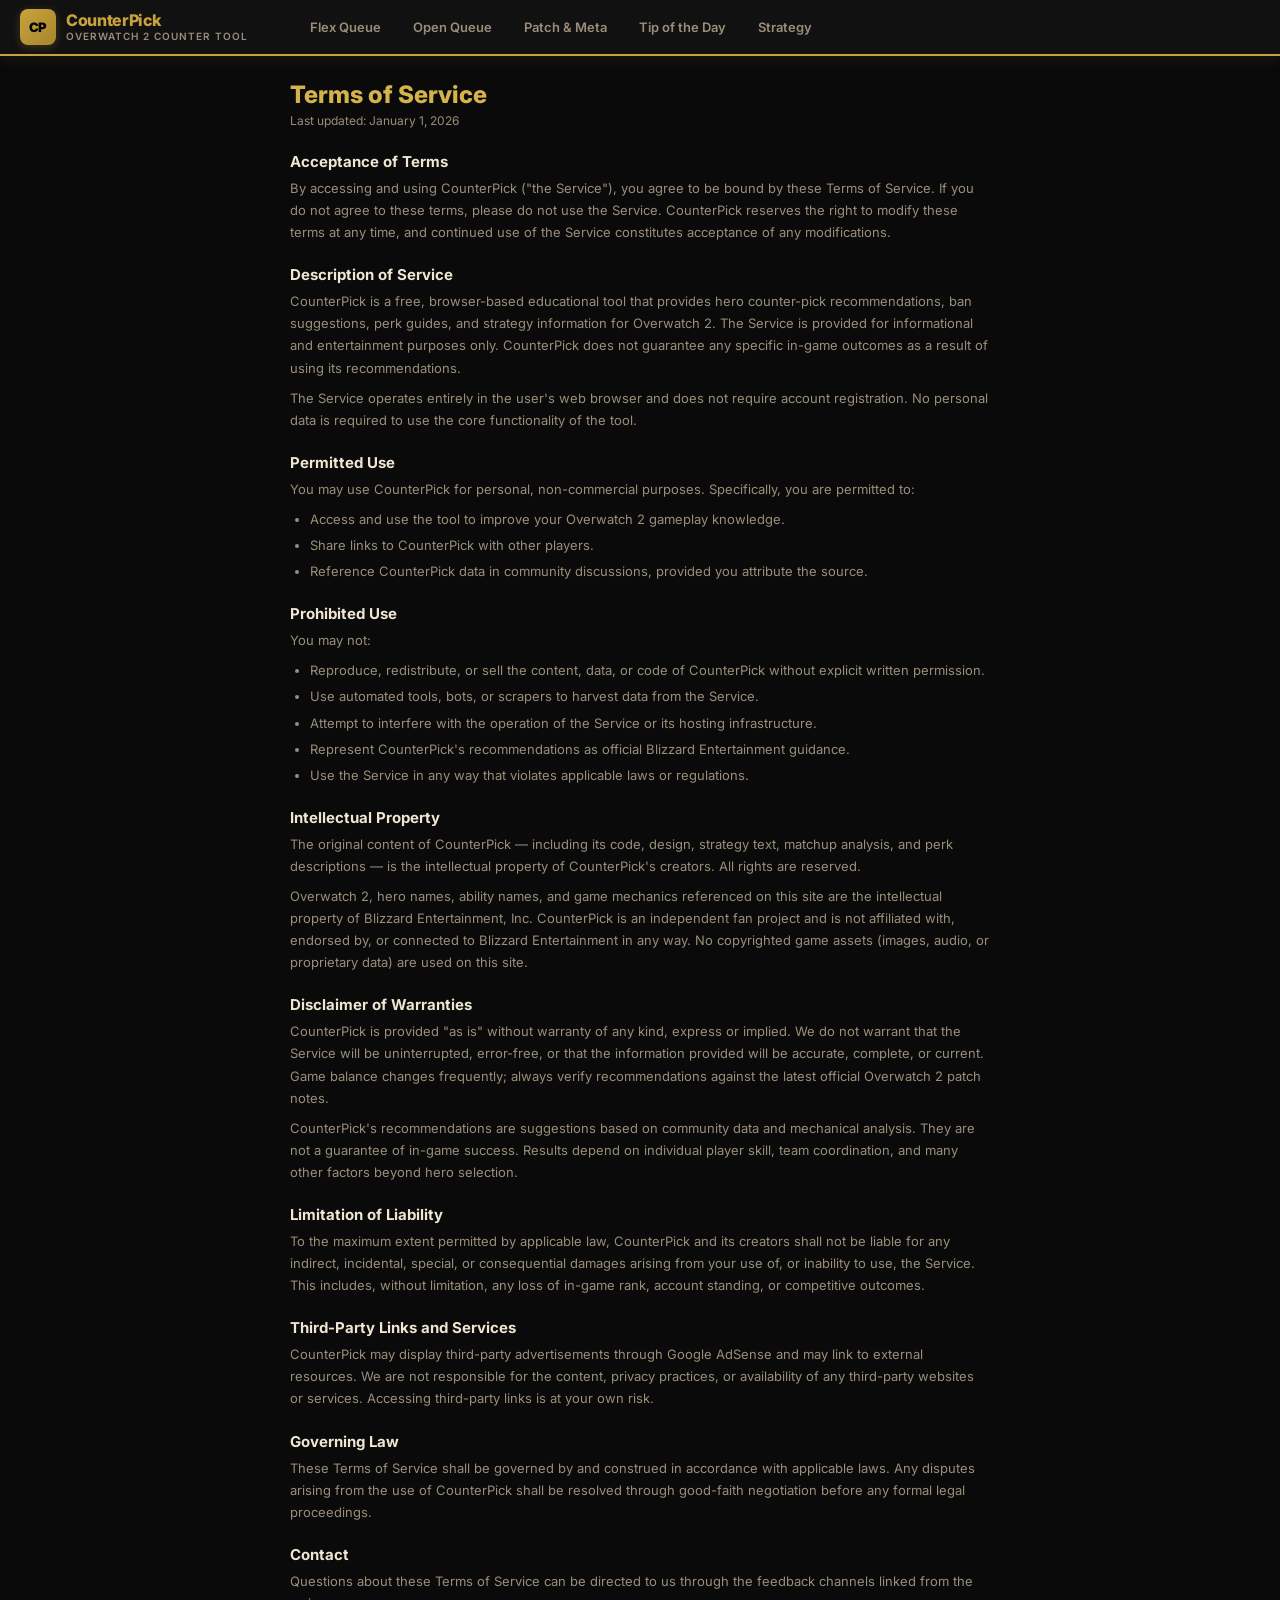
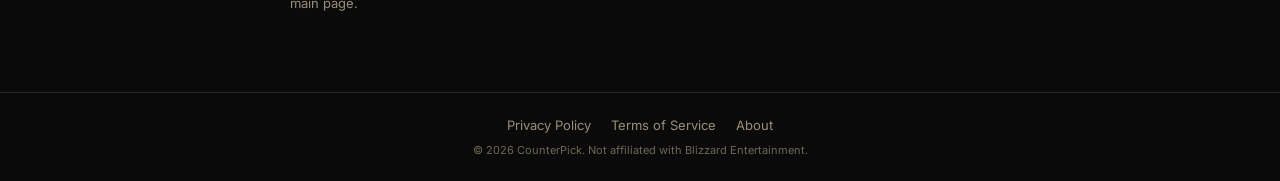
<file: terms.html>
<!DOCTYPE html>
<html lang="en">
<head>
  <meta charset="UTF-8">
  <meta name="viewport" content="width=device-width, initial-scale=1.0">
  <meta name="description" content="CounterPick Terms of Service — rules and guidelines for using the Overwatch 2 counter-pick tool.">
  <title>Terms of Service – CounterPick</title>
  <link rel="icon" href="/image.png" type="image/png">
  <link rel="preconnect" href="https://fonts.googleapis.com">
  <link href="https://fonts.googleapis.com/css2?family=Inter:wght@400;500;600;700;800;900&display=swap" rel="stylesheet">
  <link rel="stylesheet" href="style.css?v=8">
</head>
<body>

  <header class="topbar">
    <div class="topbar-left">
      <div class="logo">
        <div class="logo-icon">CP</div>
        <div>
          <h1>CounterPick</h1>
          <p class="eyebrow">OVERWATCH 2 COUNTER TOOL</p>
        </div>
      </div>
    </div>
    <nav class="topbar-nav">
      <a class="nav-link" href="index.html">Flex Queue</a>
      <a class="nav-link" href="open-queue.html">Open Queue</a>
      <a class="nav-link" href="hero-insights.html">Patch &amp; Meta</a>
      <a class="nav-link" href="tip.html">Tip of the Day</a>
      <a class="nav-link" href="strategy.html">Strategy</a>
    </nav>
    <div class="topbar-actions"></div>
  </header>

  <main class="legal-page">
    <h2>Terms of Service</h2>
    <p class="legal-updated">Last updated: January 1, 2026</p>

    <div class="legal-section">
      <h3>Acceptance of Terms</h3>
      <p>By accessing and using CounterPick ("the Service"), you agree to be bound by these Terms of Service. If you do not agree to these terms, please do not use the Service. CounterPick reserves the right to modify these terms at any time, and continued use of the Service constitutes acceptance of any modifications.</p>
    </div>

    <div class="legal-section">
      <h3>Description of Service</h3>
      <p>CounterPick is a free, browser-based educational tool that provides hero counter-pick recommendations, ban suggestions, perk guides, and strategy information for Overwatch 2. The Service is provided for informational and entertainment purposes only. CounterPick does not guarantee any specific in-game outcomes as a result of using its recommendations.</p>
      <p>The Service operates entirely in the user's web browser and does not require account registration. No personal data is required to use the core functionality of the tool.</p>
    </div>

    <div class="legal-section">
      <h3>Permitted Use</h3>
      <p>You may use CounterPick for personal, non-commercial purposes. Specifically, you are permitted to:</p>
      <ul>
        <li>Access and use the tool to improve your Overwatch 2 gameplay knowledge.</li>
        <li>Share links to CounterPick with other players.</li>
        <li>Reference CounterPick data in community discussions, provided you attribute the source.</li>
      </ul>
    </div>

    <div class="legal-section">
      <h3>Prohibited Use</h3>
      <p>You may not:</p>
      <ul>
        <li>Reproduce, redistribute, or sell the content, data, or code of CounterPick without explicit written permission.</li>
        <li>Use automated tools, bots, or scrapers to harvest data from the Service.</li>
        <li>Attempt to interfere with the operation of the Service or its hosting infrastructure.</li>
        <li>Represent CounterPick's recommendations as official Blizzard Entertainment guidance.</li>
        <li>Use the Service in any way that violates applicable laws or regulations.</li>
      </ul>
    </div>

    <div class="legal-section">
      <h3>Intellectual Property</h3>
      <p>The original content of CounterPick — including its code, design, strategy text, matchup analysis, and perk descriptions — is the intellectual property of CounterPick's creators. All rights are reserved.</p>
      <p>Overwatch 2, hero names, ability names, and game mechanics referenced on this site are the intellectual property of Blizzard Entertainment, Inc. CounterPick is an independent fan project and is not affiliated with, endorsed by, or connected to Blizzard Entertainment in any way. No copyrighted game assets (images, audio, or proprietary data) are used on this site.</p>
    </div>

    <div class="legal-section">
      <h3>Disclaimer of Warranties</h3>
      <p>CounterPick is provided "as is" without warranty of any kind, express or implied. We do not warrant that the Service will be uninterrupted, error-free, or that the information provided will be accurate, complete, or current. Game balance changes frequently; always verify recommendations against the latest official Overwatch 2 patch notes.</p>
      <p>CounterPick's recommendations are suggestions based on community data and mechanical analysis. They are not a guarantee of in-game success. Results depend on individual player skill, team coordination, and many other factors beyond hero selection.</p>
    </div>

    <div class="legal-section">
      <h3>Limitation of Liability</h3>
      <p>To the maximum extent permitted by applicable law, CounterPick and its creators shall not be liable for any indirect, incidental, special, or consequential damages arising from your use of, or inability to use, the Service. This includes, without limitation, any loss of in-game rank, account standing, or competitive outcomes.</p>
    </div>

    <div class="legal-section">
      <h3>Third-Party Links and Services</h3>
      <p>CounterPick may display third-party advertisements through Google AdSense and may link to external resources. We are not responsible for the content, privacy practices, or availability of any third-party websites or services. Accessing third-party links is at your own risk.</p>
    </div>

    <div class="legal-section">
      <h3>Governing Law</h3>
      <p>These Terms of Service shall be governed by and construed in accordance with applicable laws. Any disputes arising from the use of CounterPick shall be resolved through good-faith negotiation before any formal legal proceedings.</p>
    </div>

    <div class="legal-section">
      <h3>Contact</h3>
      <p>Questions about these Terms of Service can be directed to us through the feedback channels linked from the main page.</p>
    </div>
  </main>

  <footer class="site-footer">
    <div class="footer-inner">
      <div class="footer-links">
        <a href="privacy.html">Privacy Policy</a>
        <a href="terms.html">Terms of Service</a>
        <a href="about.html">About</a>
      </div>
      <p class="footer-copy">&copy; 2026 CounterPick. Not affiliated with Blizzard Entertainment.</p>
    </div>
  </footer>

</body>
</html>
</file>
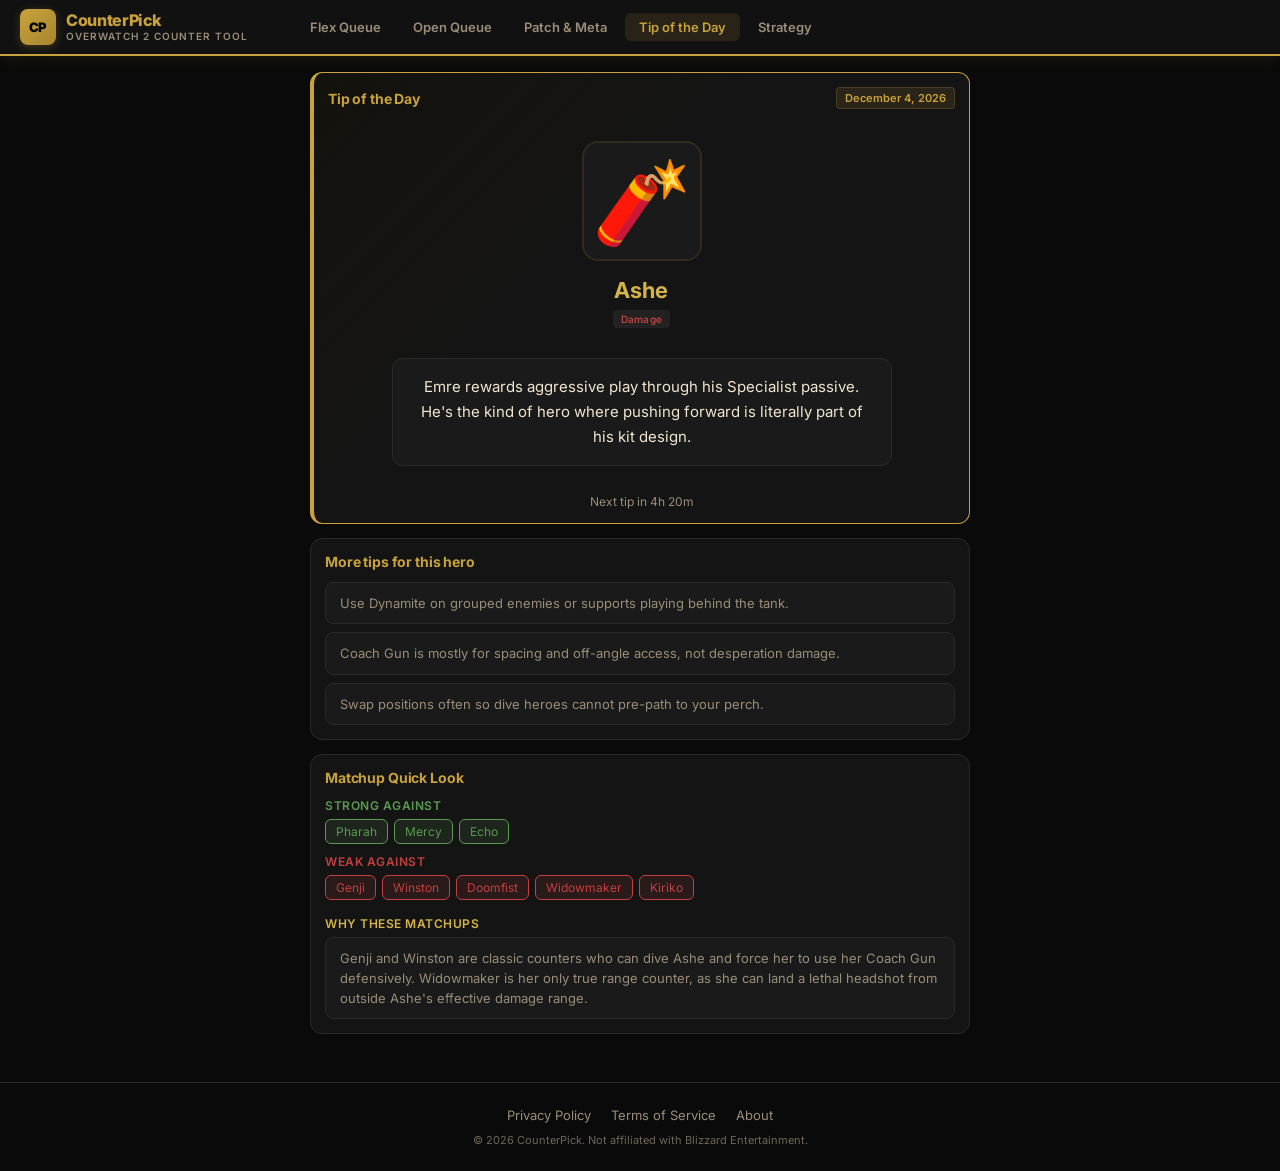
<file: tip.html>
<!DOCTYPE html>
<html lang="en">
<head>
  <meta charset="UTF-8">
  <meta name="viewport" content="width=device-width, initial-scale=1.0">
  <meta name="description" content="CounterPick Tip of the Day — get a fresh gameplay tip for a random Overwatch 2 hero every day to improve your skills.">
  <title>CounterPick – Tip of the Day</title>
  <link rel="preconnect" href="https://fonts.googleapis.com">
  <link href="https://fonts.googleapis.com/css2?family=Inter:wght@400;500;600;700;800;900&display=swap" rel="stylesheet">
  <link rel="stylesheet" href="style.css?v=7">
</head>
<body>

  <header class="topbar">
    <div class="topbar-left">
      <div class="logo">
        <div class="logo-icon">CP</div>
        <div>
          <h1>CounterPick</h1>
          <p class="eyebrow">OVERWATCH 2 COUNTER TOOL</p>
        </div>
      </div>
    </div>
    <nav class="topbar-nav">
      <a class="nav-link" href="index.html">Flex Queue</a>
      <a class="nav-link" href="open-queue.html">Open Queue</a>
      <a class="nav-link" href="hero-insights.html">Patch &amp; Meta</a>
      <a class="nav-link active" href="tip.html">Tip of the Day</a>
      <a class="nav-link" href="strategy.html">Strategy</a>
    </nav>
    <div class="topbar-actions"></div>
  </header>

  <main style="padding:16px 20px;max-width:700px;margin:0 auto;display:flex;flex-direction:column;gap:14px">
    <section class="card card-accent" id="tip-card">
      <div class="card-header">
        <h2>Tip of the Day</h2>
        <span class="badge badge-orange" id="tip-date"></span>
      </div>
      <div id="tip-content" style="display:flex;flex-direction:column;align-items:center;gap:16px;padding:20px 0">
        <div id="tip-hero-emoji" style="font-size:80px;line-height:1;width:120px;height:120px;display:flex;align-items:center;justify-content:center;border-radius:16px;border:2px solid var(--gold-dim);background:var(--bg-card-alt)"></div>
        <div style="text-align:center">
          <h3 id="tip-hero-name" style="font-size:22px;color:var(--gold-bright);margin:0 0 4px"></h3>
          <span id="tip-hero-role" class="mini-tag" style="margin-bottom:14px;display:inline-block"></span>
        </div>
        <div id="tip-text" style="font-size:15px;line-height:1.65;color:var(--text);background:var(--bg-card-alt);border:1px solid var(--border);border-radius:10px;padding:16px 20px;max-width:500px;text-align:center"></div>
      </div>
    </section>

    <section class="card" id="extra-tips">
      <div class="card-header">
        <h2>More tips for this hero</h2>
      </div>
      <div id="extra-tips-list" style="display:flex;flex-direction:column;gap:8px"></div>
    </section>

    <section class="card">
      <div class="card-header">
        <h2>Matchup Quick Look</h2>
      </div>
      <div id="matchup-section" style="display:flex;flex-direction:column;gap:10px"></div>
    </section>
  </main>

  <script src="data.js"></script>
  <script>
  (function () {
    const HERO_BY_NAME = Object.fromEntries(HERO_DB.map(h => [h.name, h]));

    const DAILY_TIPS = [
      { hero: "Reinhardt", text: "Reinhardt's hammer does 85 damage per swing and cleaves through every target in front of him. In a tight doorway, that's potentially 425 damage per swing on a full team." },
      { hero: "D.Va", text: "D.Va's Self-Destruct does 1000 damage at the center. You can combo Boosters into ult to send the mech flying across the map like a nuclear delivery service." },
      { hero: "Winston", text: "Winston was originally named \"Specimen 28\" during development. He taught himself science by watching old recordings of Dr. Harold Winston on the Horizon Lunar Colony." },
      { hero: "Tracer", text: "Tracer's Pulse Bomb sticks to enemies and does 350 damage. That's enough to delete any squishy, but somehow you'll still miss it on a sleeping Roadhog." },
      { hero: "Mercy", text: "Mercy can super jump by crouch-jumping during Guardian Angel. If you master it, you become the most annoying target in the game. If you don't, you just crouch awkwardly." },
      { hero: "Genji", text: "Genji's Deflect can reflect almost every projectile in the game, including Graviton Surge. Yes, you can send a black hole back. No, it won't happen in your ranked games." },
      { hero: "Zenyatta", text: "Zenyatta has no footstep sounds because he floats. This makes him one of the sneakiest heroes in the game despite having zero mobility abilities." },
      { hero: "Sombra", text: "Sombra can see enemies below 50% HP through walls while invisible. She's basically playing a different game than everyone else." },
      { hero: "Roadhog", text: "Roadhog's hook has been reworked more times than any other ability in Overwatch history. At one point it could pull people through walls. Dark times." },
      { hero: "Pharah", text: "Pharah is the daughter of Ana Amari, making them the only confirmed parent-child duo in the roster. Family dinners must be awkward when mom keeps sleep darting you." },
      { hero: "Cassidy", text: "Cassidy was renamed from his original name in 2021. His Deadeye ultimate charges faster the more enemies are in his line of sight, so try to catch them grouped up." },
      { hero: "Bastion", text: "Bastion's bird companion is named Ganymede. Ganymede is also one of Jupiter's moons. Bastion doesn't know this because Bastion is a robot who beeps." },
      { hero: "Mei", text: "Mei was cryogenically frozen for 9 years before the events of Overwatch. Her age is technically listed as 31 but she's really 40. Cryosleep doesn't count apparently." },
      { hero: "Lúcio", text: "Lúcio's music actually changes between his speed and healing auras. Most players never notice because they're too busy wall-riding into the abyss." },
      { hero: "Ana", text: "Ana is the oldest human hero in the roster at 60. She's also one of the founding members of Overwatch. Respect your elders, especially when they have a sniper rifle." },
      { hero: "Sigma", text: "Sigma is the only tank who wears no shoes. He floats barefoot because of his gravity manipulation powers. His lore is genuinely one of the darkest in the game." },
      { hero: "Reaper", text: "Reaper's shotguns are never reloaded. He just throws them on the ground and pulls out new ones. Where he keeps an infinite supply of shotguns is Overwatch's greatest mystery." },
      { hero: "Widowmaker", text: "Widowmaker's heart rate was slowed by Talon's genetic modifications, giving her blue skin. She literally has ice in her veins. Your Widowmaker in ranked does not." },
      { hero: "Junkrat", text: "Junkrat's Total Mayhem passive drops grenades on death. More eliminations happen from dead Junkrats than anyone wants to admit." },
      { hero: "Symmetra", text: "Symmetra is canonically autistic, making her one of the first openly autistic characters in a major multiplayer game. She's also an architect with a light-bending gun, which is cooler than your job." },
      { hero: "Torbjörn", text: "Torbjörn has the most children of any Overwatch hero with eight kids. Brigitte is one of them. He also built Bastion's bird house. Wholesome content." },
      { hero: "Brigitte", text: "Brigitte's shield has only 300 HP. That's less than Reinhardt's health bar. Use it to block key abilities, not to face-tank a Bastion." },
      { hero: "Moira", text: "Moira's damage orb does a maximum of 200 damage total, split across all targets it hits. Throwing it into a group of 5 does less per person than you think." },
      { hero: "Doomfist", text: "Doomfist's gauntlet is one of the most powerful weapons in the Overwatch universe. In ranked, it's mostly used to punch yourself off the map." },
      { hero: "Orisa", text: "Orisa was built by an 11-year-old genius named Efi Oladele. An 11-year-old made a better tank than most game developers manage in a decade." },
      { hero: "Wrecking Ball", text: "Wrecking Ball is a genetically modified hamster named Hammond. He escaped the Horizon Lunar Colony in a mech he built himself. He is a hamster. In a mech. This is canon." },
      { hero: "Sojourn", text: "Sojourn's Railgun secondary fire has no damage falloff. A fully charged headshot does 300 damage from any range. Yes, that deletes most heroes instantly." },
      { hero: "Kiriko", text: "Kiriko's Protection Suzu cleanses almost every debuff in the game including anti-heal, sleep, freeze, and hack. It also grants brief invulnerability. It's basically a panic button that actually works." },
      { hero: "Junker Queen", text: "Junker Queen rules Junkertown through combat. Her throne is literally made of scrap metal and violence. She would absolutely win any reality TV show." },
      { hero: "Ramattra", text: "Ramattra is Zenyatta's brother, but they have very different views on human-omnic relations. Family reunions in the Shambali monastery must be tense." },
      { hero: "Illari", text: "Illari's Healing Pylon has 100 HP and heals 40 HP per second. Placing it around corners where enemies can't easily shoot it is free value." },
      { hero: "Mauga", text: "Mauga dual-wields chainguns named \"Gunny\" and \"Cha-Cha.\" Yes, he named his guns. Yes, one of them is named Cha-Cha. This man is unhinged." },
      { hero: "Venture", text: "Venture is an archaeologist who fights with a drill. They're basically a combination of Indiana Jones and a construction worker, and somehow it works." },
      { hero: "Hazard", text: "Hazard's spikes deal retaliation damage when enemies hit him during Spike Guard. Punching a Hazard who has Spike Guard active is like high-fiving a cactus." },
      { hero: "Domina", text: "Domina's Barrier Array has individual segment health pools. Smart players break one panel and shoot through the gap instead of trying to destroy the whole thing." },
      { hero: "Hanzo", text: "Hanzo's Dragonstrike passes through all barriers and walls. It does 200 DPS to anyone inside it. Most of the time it hits absolutely nothing." },
      { hero: "Soldier: 76", text: "Soldier: 76's Tactical Visor gives him perfect aim for 6 seconds. In a game about mechanical skill, pressing Q to auto-aim will never not be funny." },
      { hero: "Echo", text: "Echo's Duplicate ultimate copies an enemy hero and charges their ult 6.5x faster. You can get 2-3 ultimates in a single Duplicate if you play it right." },
      { hero: "Ashe", text: "Ashe's butler B.O.B. counts as a seventh player when active. He can contest the objective, get healed, get nanoed, and get discorded. B.O.B. has a harder life than most players." },
      { hero: "Baptiste", text: "Baptiste's Immortality Field prevents anyone inside from dropping below 10% HP. The lamp has 150 HP though, so shooting it is always the right play." },
      { hero: "Zarya", text: "Zarya at maximum energy does 170 DPS with her primary fire beam. That's more DPS than most damage heroes. A fully charged Zarya is the scariest thing in Overwatch." },
      { hero: "Lifeweaver", text: "Lifeweaver can pull allies to him with Life Grip, whether they want it or not. He has accidentally killed more teammates than most enemy players." },
      { hero: "Tracer", text: "Tracer was the first hero designed for Overwatch and appears on the game's cover. She's also the fastest hero in base movement speed at 6 meters per second." },
      { hero: "Genji", text: "Genji needs healing. This is not a tip. This is a fact of life. Every Genji needs healing. Even when they're full HP. Especially when they're full HP." },
      { hero: "Mercy", text: "Mercy's damage boost increases an ally's damage by 30%. Boosting a Widowmaker headshot turns it from 300 to 390 damage. That kills literally everything." },
      { hero: "Zenyatta", text: "Zenyatta's kick melee does 45 damage instead of the standard 30. He's a monk who kicks harder than he punches. Omnic martial arts are no joke." },
      { hero: "Sombra", text: "If you hack a health pack as Sombra, it respawns 3x faster and can only be used by your team. Most Sombra players forget this ability exists." },
      { hero: "Wrecking Ball", text: "You can boop enemies off the map with Wrecking Ball's Piledriver if you land on the edge of a cliff near them. This is advanced hamster technology." },
      { hero: "Ana", text: "Ana's Nano Boost grants 50% damage boost and 50% damage reduction. Nano-Blade Genji is terrifying but Nano-Rein charging into your backline hits different." },
      { hero: "Widowmaker", text: "A fully charged Widowmaker bodyshot does 120 damage. That means two bodyshots kill any 200 HP hero. You don't always need the headshot." },
      { hero: "Reinhardt", text: "Reinhardt's Earthshatter travels along the ground for 20 meters. It can be blocked by any barrier, payload, or even a tiny curb on the map. Geometry is Reinhardt's true counter." },
      { hero: "Cassidy", text: "Cassidy's Magnetic Grenade homes in on the nearest enemy. You can throw it around corners and over shields. It's basically a guided missile shaped like a flashbang." },
      { hero: "Vendetta", text: "Vendetta's overhead swing applies a movement penalty to victims. Getting hit by it feels like running through invisible mud while a sword enthusiast chases you." },
      { hero: "Anran", text: "Anran's fire debuff amplifies her follow-up damage. Setting someone on fire and then fanning them is her entire gameplay loop, and it's devastating when it connects." },
      { hero: "Emre", text: "Emre rewards aggressive play through his Specialist passive. He's the kind of hero where pushing forward is literally part of his kit design." },
      { hero: "Freja", text: "Freja's Recon passive lets her see low-health enemies through walls. She's essentially playing with legal wallhacks for finishing kills." },
      { hero: "Jetpack Cat", text: "Jetpack Cat can tow allies through the sky. Getting Hacked mid-flight drops whoever you're carrying. Sombra is basically air traffic control against Jetpack Cat." },
      { hero: "Wuyang", text: "Wuyang's water-based projectiles hit harder when fully charged. Patience is rewarded, which is the opposite of how most Overwatch players behave." },
      { hero: "Mizuki", text: "Mizuki's Binding Chain can root highly mobile targets in place. Watching a Wrecking Ball get chained mid-roll never gets old." },
      { hero: "Juno", text: "Juno's aerial repositioning makes her great at reaching teammates in trouble, but her predictable flight arcs make hitscan players very happy." },
      { hero: "D.Va", text: "D.Va's mech has 350 armor and 300 HP. When her mech is destroyed, she ejects as Baby D.Va with 150 HP and a surprisingly lethal pistol. Never underestimate Baby D.Va." },
      { hero: "Sigma", text: "Sigma's rock (Accretion) does up to 100 damage and stuns. It goes through Defense Matrix because it's a physical object, not a projectile. Game logic." },
      { hero: "Moira", text: "Moira can Fade out of Junkrat's trap, Zarya's Graviton, and Sigma's Gravitic Flux. She's essentially made of smoke and poor sportsmanship." },
      { hero: "Pharah", text: "Pharah's rockets do 120 direct damage but only 65 splash. The difference between a direct hit Pharah and a splash Pharah is the difference between a carry and a feeder." },
      { hero: "Reaper", text: "Reaper heals for 30% of all damage he deals. Against a tank with 600+ HP, that's basically a full heal per magazine. He was designed to eat tanks alive." },
      { hero: "Lúcio", text: "Lúcio's wall-ride gives him a speed boost when he jumps off. Chaining wall-rides makes him one of the fastest heroes in the game. Also the most annoying to shoot." },
      { hero: "Torbjörn", text: "Torbjörn's turret has 250 HP and does 56 DPS with perfect aim. It never misses, never panics, and never types in chat. It's the ideal teammate honestly." },
      { hero: "Bastion", text: "Bastion in Assault mode does 360 DPS. For context, that kills a full-health Roadhog in about 1.9 seconds. Barriers are Bastion's breakfast." },
      { hero: "Symmetra", text: "Symmetra's teleporter can move things like Torbjörn's turret and B.O.B. Teleporting a turret behind enemy lines is galaxy brain energy." },
      { hero: "Baptiste", text: "Baptiste can shoot and heal at the same time by alternating primary and secondary fire. He's one of the few supports who can actively frag while keeping the team alive." },
      { hero: "Kiriko", text: "Kiriko can Swift Step through walls to reach allies. This means she can escape situations that would kill any other support. She's basically a support with cheat codes." },
      { hero: "Roadhog", text: "Roadhog's hook range is 20 meters. That's about the distance from your spawn to the point on most Control maps. If you can see a Roadhog, he can hook you." },
      { hero: "Mei", text: "Mei's Ice Wall lifts allies and enemies standing on top of it. You can use this to boost teammates to high ground or troll them into the skybox. Choose wisely." },
      { hero: "Mauga", text: "Mauga's chainguns have different properties. One ignites targets, the other crits ignited targets. Using both together is how you become a walking war crime." },
      { hero: "Junker Queen", text: "Junker Queen's Rampage shout applies anti-heal to all enemies it hits. It's basically Ana's grenade but in a giant cone. Rush comps love her for this." },
      { hero: "Ramattra", text: "Ramattra in Nemesis Form has 150 bonus armor and his punches go through barriers. He turns from a poker into a brawler with one button press." },
      { hero: "Illari", text: "Illari's Captive Sun ultimate does 120 initial damage and primes enemies. If they take any additional damage, they explode for 200 more. Don't shoot people with a sun on them. Actually, always shoot people with a sun on them." },
      { hero: "Hanzo", text: "Hanzo's Storm Arrows fire 5 arrows at 65 damage each. That's 325 potential damage in about 1 second. It's his 'I actually need to kill something right now' button." },
      { hero: "Echo", text: "Echo was the last hero added before Overwatch 2 launched. Her Sticky Bombs do 25 damage on impact plus 150 when they detonate. That's 175 per bomb if all 6 stick." },
      { hero: "Soldier: 76", text: "Soldier: 76 sprints faster than every other hero's base walk speed. If you're losing a fight as Soldier, just run. No shame in a tactical retreat." }
    ];

    // Seed based on today's date (resets at midnight local time)
    function dayHash() {
      const d = new Date();
      const str = `${d.getFullYear()}-${String(d.getMonth()).padStart(2,'0')}-${String(d.getDate()).padStart(2,'0')}`;
      let hash = 0;
      for (let i = 0; i < str.length; i++) {
        hash = ((hash << 5) - hash) + str.charCodeAt(i);
        hash |= 0;
      }
      return Math.abs(hash);
    }

    const seed = dayHash();
    const dailyTip = DAILY_TIPS[seed % DAILY_TIPS.length];
    const hero = HERO_BY_NAME[dailyTip.hero] || HERO_DB[seed % HERO_DB.length];

    // Date display
    const today = new Date();
    document.getElementById('tip-date').textContent = today.toLocaleDateString('en-US', { year: 'numeric', month: 'long', day: 'numeric' });

    // Hero info
    const emojiEl = document.getElementById('tip-hero-emoji');
    emojiEl.textContent = hero.emoji;
    emojiEl.setAttribute('role', 'img');
    emojiEl.setAttribute('aria-label', hero.name);

    document.getElementById('tip-hero-name').textContent = hero.name;
    const roleEl = document.getElementById('tip-hero-role');
    roleEl.textContent = hero.role;
    const roleColors = { Tank: 'var(--tank)', Damage: 'var(--dps)', Support: 'var(--green)' };
    roleEl.style.color = roleColors[hero.role] || 'var(--gold)';
    roleEl.style.borderColor = roleColors[hero.role] || 'var(--gold)';

    // Main tip
    document.getElementById('tip-text').textContent = dailyTip.text;

    // Other tips from hero data
    const extraList = document.getElementById('extra-tips-list');
    hero.tips.forEach(t => {
      const div = document.createElement('div');
      div.style.cssText = 'font-size:13px;line-height:1.55;color:var(--text-secondary);padding:10px 14px;background:var(--bg-card-alt);border:1px solid var(--border);border-radius:8px';
      div.textContent = t;
      extraList.appendChild(div);
    });
    if (extraList.children.length === 0) {
      extraList.innerHTML = '<p style="color:var(--text-secondary);font-size:13px">No extra tips for this hero.</p>';
    }

    // Matchup section
    const matchup = document.getElementById('matchup-section');
    let html = '';
    if (hero.strong_against.length) {
      html += '<div><div style="font-size:12px;font-weight:600;color:var(--green);margin-bottom:6px;text-transform:uppercase;letter-spacing:.5px">Strong against</div><div style="display:flex;flex-wrap:wrap;gap:6px">';
      hero.strong_against.forEach(n => {
        html += `<span style="font-size:12px;padding:4px 10px;background:var(--green-dim);border:1px solid var(--green);border-radius:6px;color:var(--green)">${n}</span>`;
      });
      html += '</div></div>';
    }
    if (hero.weak_against.length) {
      html += '<div><div style="font-size:12px;font-weight:600;color:var(--red);margin-bottom:6px;text-transform:uppercase;letter-spacing:.5px">Weak against</div><div style="display:flex;flex-wrap:wrap;gap:6px">';
      hero.weak_against.forEach(n => {
        html += `<span style="font-size:12px;padding:4px 10px;background:var(--red-dim);border:1px solid var(--red);border-radius:6px;color:var(--red)">${n}</span>`;
      });
      html += '</div></div>';
    }
    if (hero.strategic_rationale) {
      html += `<div style="margin-top:6px"><div style="font-size:12px;font-weight:600;color:var(--gold-bright);margin-bottom:6px;text-transform:uppercase;letter-spacing:.5px">Why these matchups</div><div style="font-size:13px;line-height:1.55;color:var(--text-secondary);padding:10px 14px;background:var(--bg-card-alt);border:1px solid var(--border);border-radius:8px">${hero.strategic_rationale}</div></div>`;
    }
    matchup.innerHTML = html;

    // Countdown to next tip
    const now = new Date();
    const midnight = new Date(now);
    midnight.setHours(24, 0, 0, 0);
    const msLeft = midnight - now;
    const hrsLeft = Math.floor(msLeft / 3600000);
    const minsLeft = Math.floor((msLeft % 3600000) / 60000);
    const countdown = document.createElement('div');
    countdown.style.cssText = 'text-align:center;font-size:12px;color:var(--text-secondary);margin-top:8px';
    countdown.textContent = `Next tip in ${hrsLeft}h ${minsLeft}m`;
    document.getElementById('tip-card').appendChild(countdown);

  })();
  </script>

  <footer class="site-footer">
    <div class="footer-inner">
      <div class="footer-links">
        <a href="privacy.html">Privacy Policy</a>
        <a href="terms.html">Terms of Service</a>
        <a href="about.html">About</a>
      </div>
      <p class="footer-copy">&copy; 2026 CounterPick. Not affiliated with Blizzard Entertainment.</p>
    </div>
  </footer>

</body>
</html>
</file>
<file: style.css>
/* ═══════════════════════════════════════════════════════════
   CounterPick — Black & Dark Gold Theme
   ═══════════════════════════════════════════════════════════ */

@import url('https://fonts.googleapis.com/css2?family=Inter:wght@400;500;600;700;800;900&display=swap');

:root{
  --bg:#0a0a0a;
  --bg-card:#141414;
  --bg-card-alt:#1a1a1a;
  --bg-hover:#222222;
  --border:#2a2a2a;
  --border-light:#3a3a3a;
  --text:#f0e6d2;
  --text-secondary:#9a8e7a;
  --gold:#c8a23c;
  --gold-bright:#d4b44a;
  --gold-dim:rgba(200,162,60,.12);
  --gold-glow:rgba(200,162,60,.3);
  --accent:#a8862e;
  --accent-dim:rgba(168,134,46,.1);
  --red:#c44040;
  --red-dim:rgba(196,64,64,.12);
  --green:#5a9a50;
  --green-dim:rgba(90,154,80,.12);
  --purple:#8070a0;
  --purple-dim:rgba(128,112,160,.12);
  --tank:#5080b0;
  --tank-dim:rgba(80,128,176,.12);
  --dps:#c44040;
  --dps-dim:rgba(196,64,64,.12);
  --heal:#5a9a50;
  --heal-dim:rgba(90,154,80,.12);
  --radius:12px;
  --radius-sm:8px;
  --transition:160ms ease;
}

*{box-sizing:border-box;margin:0;padding:0}
html{scroll-behavior:smooth}
body{
  font-family:'Inter',system-ui,-apple-system,sans-serif;
  background:var(--bg);
  color:var(--text);
  min-height:100vh;
  overflow-x:hidden;
  -webkit-font-smoothing:antialiased;
}
a{color:inherit;text-decoration:none}
button{font:inherit;border:none;background:none;cursor:pointer}
img{display:block}

/* ── Topbar ────────────────────────────────────────────────── */
.topbar{
  position:sticky;top:0;z-index:50;height:56px;
  display:flex;align-items:center;gap:16px;
  padding:0 20px;
  background:#111111;
  border-bottom:2px solid var(--gold);
  box-shadow:0 2px 16px rgba(200,162,60,.1);
}
.topbar-left{display:flex;align-items:center;gap:12px}
.logo{display:flex;align-items:center;gap:10px}
.logo-icon{
  width:36px;height:36px;border-radius:8px;
  background:linear-gradient(135deg,var(--gold),var(--accent));
  display:grid;place-items:center;
  font-weight:900;font-size:13px;color:#000;
  letter-spacing:-.02em;
  box-shadow:0 2px 10px rgba(200,162,60,.25);
}
.topbar h1{font-size:16px;font-weight:800;letter-spacing:-.02em;line-height:1;color:var(--gold)}
.eyebrow{font-size:10px;font-weight:600;letter-spacing:.1em;color:var(--text-secondary);margin-top:2px}
.topbar-nav{display:flex;gap:4px;margin-left:32px}
.nav-link{
  padding:6px 14px;border-radius:6px;font-size:13px;font-weight:600;
  color:var(--text-secondary);transition:var(--transition);
}
.nav-link:hover{color:var(--text);background:var(--bg-hover)}
.nav-link.active{color:var(--gold);background:var(--gold-dim)}
.topbar-actions{margin-left:auto;display:flex;align-items:center;gap:8px}
.status-chip{
  padding:5px 12px;border-radius:6px;font-size:12px;font-weight:500;
  background:var(--gold-dim);color:var(--gold);border:1px solid rgba(200,162,60,.2);
  max-width:300px;white-space:nowrap;overflow:hidden;text-overflow:ellipsis;
}

/* ── Buttons ───────────────────────────────────────────────── */
.btn{padding:7px 14px;border-radius:6px;font-size:13px;font-weight:600;transition:var(--transition)}
.btn-danger{background:var(--red-dim);color:var(--red);border:1px solid rgba(196,64,64,.2)}
.btn-danger:hover{background:rgba(196,64,64,.18);border-color:rgba(196,64,64,.35)}
.btn-secondary{background:var(--gold-dim);color:var(--gold);border:1px solid rgba(200,162,60,.2)}
.btn-secondary:hover{background:rgba(200,162,60,.18)}

/* ── App Layout ────────────────────────────────────────────── */
.app-layout{display:grid;grid-template-columns:320px 1fr;min-height:calc(100vh - 56px)}

/* ── Sidebar ───────────────────────────────────────────────── */
.sidebar{
  position:sticky;top:56px;height:calc(100vh - 56px);
  overflow-y:auto;overflow-x:hidden;
  background:#0e0e0e;
  border-right:1px solid var(--border);
  padding:12px;
  display:flex;flex-direction:column;gap:10px;
  scrollbar-width:thin;
  scrollbar-color:var(--border) transparent;
}
.sidebar::-webkit-scrollbar{width:5px}
.sidebar::-webkit-scrollbar-thumb{background:var(--border-light);border-radius:4px}

/* ── Main content ──────────────────────────────────────────── */
.main-content{padding:16px 20px;display:flex;flex-direction:column;gap:14px;min-width:0}

/* ── Cards ─────────────────────────────────────────────────── */
.card{
  background:var(--bg-card);
  border:1px solid var(--border);
  border-radius:var(--radius);
  padding:14px;
}
.card-accent{
  border-color:var(--gold);border-width:1px 1px 1px 4px;
  background:linear-gradient(135deg,rgba(200,162,60,.05),var(--bg-card) 40%);
}
.card-header{display:flex;justify-content:space-between;align-items:center;margin-bottom:12px}
.card-header h2{font-size:14px;font-weight:700;letter-spacing:-.01em;color:var(--gold)}
.badge{font-size:11px;font-weight:600;padding:3px 8px;border-radius:4px;background:var(--bg-hover);color:var(--text-secondary)}
.badge-orange{background:var(--gold-dim);color:var(--gold);border:1px solid rgba(200,162,60,.2)}
.badge-blue{background:var(--gold-dim);color:var(--gold);border:1px solid rgba(200,162,60,.2)}
.badge-red{background:var(--red-dim);color:var(--red);border:1px solid rgba(196,64,64,.15)}
.badge-green{background:var(--green-dim);color:var(--green);border:1px solid rgba(90,154,80,.15)}

.panel-head{display:flex;justify-content:space-between;align-items:center;margin-bottom:12px;flex-wrap:wrap;gap:8px}
.panel-head h2{font-size:14px;font-weight:700;margin:0;color:var(--gold)}
.panel-meta{font-size:11px;font-weight:600;padding:3px 8px;border-radius:4px;background:var(--bg-hover);color:var(--text-secondary)}
.panel-copy{margin:0 0 12px;color:var(--text-secondary);font-size:13px;line-height:1.5}

/* ── Role Bar ──────────────────────────────────────────────── */
.role-bar{display:grid;grid-template-columns:repeat(4,1fr);gap:6px}
.role-btn{
  padding:8px 4px;border-radius:var(--radius-sm);
  font-size:12px;font-weight:600;color:var(--text-secondary);
  border:1px solid var(--border);background:transparent;
  transition:var(--transition);text-align:center;
}
.role-btn:hover{color:var(--text);border-color:var(--gold);background:var(--gold-dim)}
.role-btn.active{color:var(--gold);border-color:var(--gold);background:var(--gold-dim)}
.role-btn.tank.active{color:var(--tank);border-color:var(--tank);background:var(--tank-dim)}
.role-btn.damage.active{color:var(--dps);border-color:var(--dps);background:var(--dps-dim)}
.role-btn.support.active{color:var(--heal);border-color:var(--heal);background:var(--heal-dim)}
.role-icon{display:none}

/* ── Picker Triggers ───────────────────────────────────────── */
.picker-trigger{
  width:100%;padding:9px 32px 9px 12px;border-radius:var(--radius-sm);
  border:1px solid var(--border);background:var(--bg);
  color:var(--text);font-size:13px;font-weight:500;
  text-align:left;position:relative;transition:var(--transition);outline:none;
}
.picker-trigger::after{content:"▾";position:absolute;right:10px;top:50%;transform:translateY(-50%);color:var(--gold);font-size:10px}
.picker-trigger:hover,.picker-trigger:focus{border-color:var(--gold)}
.picker-trigger.empty{color:var(--text-secondary)}

/* ── Hero Slots ────────────────────────────────────────────── */
.slot-groups{display:flex;flex-direction:column;gap:8px}
.slot-group{display:flex;flex-direction:column;gap:6px}
.slot-role-title{font-size:10px;font-weight:700;letter-spacing:.12em;text-transform:uppercase;color:var(--text-secondary)}
.tank-label{color:var(--tank)}
.dps-label{color:var(--dps)}
.heal-label{color:var(--heal)}
.slot-row{display:grid;grid-template-columns:1fr 1fr;gap:6px}
.oq-row{grid-template-columns:repeat(3,1fr)}
.hero-slot{
  width:100%;min-height:72px;border-radius:var(--radius-sm);
  border:1px dashed var(--border);background:var(--bg);
  display:flex;align-items:center;justify-content:center;
  padding:8px;color:var(--text);transition:var(--transition);
}
.hero-slot:hover{border-color:var(--gold);border-style:solid;background:var(--gold-dim)}
.hero-slot-inner{display:flex;flex-direction:column;align-items:center;gap:4px;text-align:center}
.hero-slot .hero-emoji{font-size:26px;width:40px;height:40px;border-radius:8px;border:2px solid var(--border)}
.hero-slot:hover .hero-emoji{border-color:var(--gold)}
.hero-slot-name{font-size:11px;font-weight:700}
.hero-slot-sub{font-size:10px;color:var(--text-secondary)}
.slot-empty-badge{
  width:40px;height:40px;border-radius:8px;display:grid;place-items:center;
  background:var(--gold-dim);border:1px solid var(--gold);
  color:var(--gold);font-size:16px;font-weight:700;
}
.tank-slot{border-color:rgba(80,128,176,.3)}
.damage-slot{border-color:rgba(196,64,64,.25)}
.support-slot{border-color:rgba(90,154,80,.25)}

/* ── Results ───────────────────────────────────────────────── */
.results-container,.ban-list,.lookup-grid,.perk-container{display:grid;gap:12px}
.result-grid{display:grid;grid-template-columns:1.3fr .7fr;gap:12px}
.best-card,.alt-card,.ban-card,.lookup-card,.perk-card{
  border-radius:var(--radius);border:1px solid var(--border);
  background:var(--bg-card-alt);padding:14px;
  position:relative;overflow:hidden;transition:var(--transition);
}
.best-card.highlight{
  border-color:var(--gold);border-width:2px;
  background:linear-gradient(135deg,rgba(200,162,60,.08),var(--bg-card-alt) 60%);
  box-shadow:0 0 24px rgba(200,162,60,.08);
}
.best-card::after{
  content:"";position:absolute;right:-30px;bottom:-40px;width:160px;height:160px;
  border-radius:50%;background:radial-gradient(circle,rgba(200,162,60,.15),transparent 65%);opacity:.5;
}
.perk-card.recommended::after{
  content:"";position:absolute;right:-30px;bottom:-40px;width:140px;height:140px;
  border-radius:50%;background:radial-gradient(circle,rgba(90,154,80,.12),transparent 65%);opacity:.5;
}
.result-hero{display:flex;gap:14px;align-items:flex-start}
.result-hero .hero-emoji,.ban-card .hero-emoji,.lookup-mini .hero-emoji{
  font-size:42px;width:64px;height:64px;
}
.name-stack{display:flex;flex-direction:column;align-items:center;gap:6px;min-width:76px}
.name-stack.small .hero-emoji{font-size:24px;width:50px;height:50px}
.hero-name-under{font-size:12px;font-weight:700;text-align:center;line-height:1.2;color:var(--gold-bright)}
.score-pill{
  display:inline-flex;align-items:center;padding:4px 10px;border-radius:4px;
  font-size:11px;font-weight:600;background:var(--gold-dim);color:var(--gold);border:1px solid rgba(200,162,60,.2);
}
.reason-line{color:var(--text-secondary);line-height:1.5;font-size:13px}
.tip-list,.lookup-bullets{display:grid;gap:6px;margin-top:10px}
.tip,.lookup-bullet{
  padding:8px 12px;border-radius:var(--radius-sm);font-size:13px;line-height:1.5;
  background:var(--bg);border:1px solid var(--border);transition:var(--transition);
}
.tip:hover,.lookup-bullet:hover{border-color:var(--gold)}
.alt-list{grid-template-columns:repeat(3,1fr)}
.alt-card:hover,.ban-card:hover,.lookup-card:hover{border-color:var(--gold);background:var(--bg-hover)}
.alt-card h3,.ban-card h3,.lookup-card h3,.perk-card h3{margin:8px 0 6px;font-size:14px;font-weight:700}
.oq-pick-card{cursor:pointer;transition:var(--transition)}
.oq-pick-card.perk-selected{
  outline:2px solid var(--gold);outline-offset:2px;
  box-shadow:0 0 16px var(--gold-glow);
}

/* ── Tags ──────────────────────────────────────────────────── */
.mini-tag{
  display:inline-flex;padding:3px 8px;border-radius:4px;
  font-size:10px;font-weight:600;letter-spacing:.02em;
  background:var(--bg-hover);color:var(--text-secondary);margin-bottom:6px;
}
.map-tag{background:var(--gold-dim);color:var(--gold);border:1px solid rgba(200,162,60,.2)}
.enemy-tag{background:var(--red-dim);color:var(--red);border:1px solid rgba(196,64,64,.15)}

/* ── Lookup ────────────────────────────────────────────────── */
.lookup-grid{grid-template-columns:repeat(auto-fit,minmax(280px,1fr))}
.lookup-mini{display:flex;gap:10px;align-items:center}

/* ── Player Hero Detail ────────────────────────────────────── */
.player-hero-detail{
  margin-top:10px;padding:12px;border-radius:var(--radius-sm);
  border:1px solid var(--border);background:var(--bg);
}
.player-ban-section{margin-top:10px;padding-top:10px;border-top:1px solid var(--border)}
.player-ban-section h4{margin:0 0 8px;font-size:11px;font-weight:700;text-transform:uppercase;letter-spacing:.08em;color:var(--red)}
.player-ban-list{display:flex;gap:6px;flex-wrap:wrap}
.player-ban-item{
  display:flex;align-items:center;gap:6px;padding:6px 10px;
  border-radius:var(--radius-sm);background:var(--red-dim);border:1px solid rgba(196,64,64,.15);transition:var(--transition);
}
.player-ban-item:hover{border-color:rgba(196,64,64,.3)}
.player-ban-item .hero-emoji{font-size:18px;width:28px;height:28px;border-radius:6px;border:1px solid var(--border)}
.player-ban-item strong{font-size:12px}
.player-ban-item .mini-tag{font-size:9px;margin:0}

/* ── Perk Selection ────────────────────────────────────────── */
.perk-hero-label{
  grid-column:1/-1;display:flex;align-items:center;gap:10px;
  padding:10px 14px;border-radius:var(--radius-sm);
  background:var(--purple-dim);border:1px solid rgba(128,112,160,.18);
  font-size:13px;font-weight:500;
}
.perk-hero-label .hero-emoji{font-size:22px;width:32px;height:32px;border-radius:8px;border:2px solid rgba(128,112,160,.3)}

/* ── Perks ──────────────────────────────────────────────────── */
.perk-container{grid-template-columns:repeat(auto-fit,minmax(220px,1fr))}
.perk-card:hover{border-color:var(--gold)}
.perk-card.recommended{
  border-color:var(--green);
  background:linear-gradient(135deg,rgba(90,154,80,.06),var(--bg-card-alt) 60%);
  box-shadow:0 0 12px rgba(90,154,80,.06);
}
.perk-topline{display:flex;align-items:center;gap:8px;flex-wrap:wrap}
.perk-type{font-size:10px;font-weight:700;letter-spacing:.1em;text-transform:uppercase;color:var(--gold)}
.perk-pick{font-size:10px;font-weight:600;color:var(--text-secondary)}
.perk-win{font-size:10px;font-weight:600;padding:2px 8px;border-radius:4px;background:var(--green-dim);color:var(--green);border:1px solid rgba(90,154,80,.15);margin-left:auto}
.perk-card p{color:var(--text-secondary);line-height:1.5;font-size:13px}
.perk-explain{margin-top:10px;padding-top:10px;border-top:1px solid var(--border)}
.perk-note{display:block;color:var(--text-secondary);font-size:12px;margin-top:4px}

/* ── Empty States ──────────────────────────────────────────── */
.empty-state{
  min-height:160px;display:flex;flex-direction:column;
  align-items:center;justify-content:center;text-align:center;
  border:1px dashed var(--border);border-radius:var(--radius);
  color:var(--text-secondary);padding:20px;background:var(--bg);
}
.empty-state.compact{min-height:100px}
.empty-icon{
  width:44px;height:44px;border-radius:10px;display:grid;place-items:center;
  background:var(--gold-dim);color:var(--gold);border:1px solid rgba(200,162,60,.2);
  font-size:18px;font-weight:800;margin-bottom:8px;
}
.empty-state h3{margin:0 0 6px;color:var(--text);font-size:14px;font-weight:700}
.empty-state p{margin:0;max-width:400px;line-height:1.5;font-size:13px}

/* ── Hero Emoji ────────────────────────────────────────────── */
.hero-emoji{
  display:inline-flex;align-items:center;justify-content:center;
  font-size:32px;line-height:1;width:48px;height:48px;
}
.hero-emoji-lg{font-size:42px;width:64px;height:64px}
.hero-emoji-sm{font-size:24px;width:36px;height:36px}
.hero-emoji-xs{font-size:18px;width:28px;height:28px}

/* ── Tooltip ───────────────────────────────────────────────── */
.tooltip{
  position:fixed;z-index:80;max-width:240px;padding:10px 14px;
  border-radius:var(--radius-sm);border:1px solid var(--gold);
  background:var(--bg-card);box-shadow:0 8px 24px rgba(0,0,0,.4);
  font-size:12px;line-height:1.45;color:var(--text);
}
.tooltip.hidden,.modal.hidden{display:none}
.tooltip strong{display:block;color:var(--gold);margin-bottom:3px}

/* ── Modal ─────────────────────────────────────────────────── */
.modal{position:fixed;inset:0;z-index:60}
.modal-backdrop{position:absolute;inset:0;background:rgba(0,0,0,.6);backdrop-filter:blur(6px)}
.modal-panel{
  position:relative;z-index:1;
  width:min(960px,calc(100vw - 32px));max-height:calc(100vh - 48px);
  overflow:auto;margin:24px auto;padding:20px;
  background:var(--bg-card);border:1px solid var(--border);border-top:3px solid var(--gold);border-radius:var(--radius);
  box-shadow:0 24px 60px rgba(0,0,0,.5);
}
.modal-head{
  position:sticky;top:0;z-index:2;
  display:flex;justify-content:space-between;align-items:center;
  padding-bottom:12px;margin-bottom:12px;
  background:var(--bg-card);border-bottom:1px solid var(--border);
}
.modal-head h2{font-size:16px;font-weight:700;color:var(--gold)}
.modal-copy{margin:0 0 14px;color:var(--text-secondary);font-size:13px}
.icon-btn{
  width:36px;height:36px;border-radius:var(--radius-sm);
  border:1px solid var(--border);background:var(--bg);
  color:var(--text-secondary);font-size:14px;display:grid;place-items:center;transition:var(--transition);
}
.icon-btn:hover{color:var(--red);border-color:var(--red);background:var(--red-dim)}
.modal-hero-list{display:flex;flex-direction:column;gap:14px}
.modal-group{display:flex;flex-direction:column;gap:8px}
.modal-group-title{font-size:10px;font-weight:700;letter-spacing:.14em;text-transform:uppercase;color:var(--gold)}
.modal-grid{display:grid;grid-template-columns:repeat(auto-fill,minmax(100px,1fr));gap:8px}
.modal-hero .hero-emoji[role]{transition:var(--transition)}
.modal-hero{
  border-radius:var(--radius-sm);border:1px solid var(--border);
  background:var(--bg);padding:10px 6px;
  display:flex;flex-direction:column;align-items:center;gap:6px;
  transition:var(--transition);color:var(--text);
}
.modal-hero:hover{border-color:var(--gold);background:var(--gold-dim);transform:translateY(-2px);box-shadow:0 4px 12px rgba(200,162,60,.08)}
.modal-hero.disabled{opacity:.3;filter:grayscale(1);cursor:not-allowed}
.modal-hero.disabled:hover{transform:none;border-color:var(--border);background:var(--bg);box-shadow:none}
.modal-hero .hero-emoji{font-size:32px;width:48px;height:48px;border-radius:10px;border:2px solid var(--border)}
.modal-hero:hover .hero-emoji{border-color:var(--gold)}
.modal-hero-name{text-align:center;font-size:11px;font-weight:700}
.text-option{
  padding:10px 12px;border-radius:var(--radius-sm);border:1px solid var(--border);
  background:var(--bg);color:var(--text);font-size:13px;font-weight:500;
  transition:var(--transition);text-align:left;width:100%;
}
.text-option:hover{border-color:var(--gold);background:var(--gold-dim)}

/* ── Hero Select Grid (Patch page) ─────────────────────────── */
.hero-select-grid{display:grid;grid-template-columns:repeat(auto-fill,minmax(90px,1fr));gap:8px}
.hero-pick-btn{
  border-radius:var(--radius-sm);border:1px solid var(--border);
  background:var(--bg);padding:10px 6px;
  display:flex;flex-direction:column;align-items:center;gap:6px;
  transition:var(--transition);color:var(--text);
}
.hero-pick-btn:hover{border-color:var(--gold);background:var(--gold-dim);transform:translateY(-2px);box-shadow:0 4px 12px rgba(200,162,60,.08)}
.hero-pick-btn.selected{
  border-color:var(--gold);background:var(--gold-dim);
  box-shadow:0 0 16px var(--gold-glow);
}
.hero-pick-btn .hero-emoji{font-size:32px;width:48px;height:48px;border-radius:10px;border:2px solid var(--border);transition:var(--transition)}
.hero-pick-btn:hover .hero-emoji,.hero-pick-btn.selected .hero-emoji{border-color:var(--gold)}
.hero-pick-name{font-size:11px;font-weight:700;text-align:center;line-height:1.2}
.patch-info-row{display:flex;gap:6px;flex-wrap:wrap;margin-bottom:12px}
.patch-changes{display:grid;gap:6px}
.patch-change-item{
  padding:10px 14px;border-radius:var(--radius-sm);font-size:13px;line-height:1.5;
  background:var(--bg);border:1px solid var(--border);color:var(--text);
  transition:var(--transition);border-left:3px solid var(--gold);
}
.patch-change-item:hover{border-color:var(--gold)}

/* ── Full-span utility ─────────────────────────────────────── */
.layout{display:grid;grid-template-columns:1fr 1fr;gap:14px;padding:16px 20px}
.full-span{grid-column:1/-1}
.glass{background:var(--bg-card);border:1px solid var(--border);border-radius:var(--radius);padding:14px}
.panel{padding:14px;overflow:hidden}
.panel::before,.panel::after{display:none}
.control-grid{display:grid;gap:14px}
.three-up{grid-template-columns:1.2fr 1fr 1fr}
.select-card{
  display:flex;flex-direction:column;gap:8px;padding:12px;
  border-radius:var(--radius-sm);border:1px solid var(--border);background:var(--bg);
}
.no-margin{margin:0}
.control-label{font-size:10px;font-weight:700;letter-spacing:.1em;text-transform:uppercase;color:var(--gold)}
.select-card small{color:var(--text-secondary);font-size:12px;line-height:1.4}
.foot-note{margin-top:8px;color:var(--text-secondary);font-size:12px}
.lookup-list{display:grid;gap:6px}

/* ── Responsive ────────────────────────────────────────────── */
@media(max-width:1100px){.result-grid,.alt-list{grid-template-columns:1fr}}
@media(max-width:900px){
  .app-layout{grid-template-columns:1fr}
  .sidebar{
    position:relative;top:auto;height:auto;
    border-right:none;border-bottom:1px solid var(--border);
    flex-direction:row;flex-wrap:wrap;gap:8px;padding:12px;overflow:visible;
  }
  .sidebar .card{flex:1;min-width:200px}
  .main-content{padding:12px}
  .lookup-grid,.perk-container{grid-template-columns:1fr}
  .layout{grid-template-columns:1fr;padding:12px}
  .three-up{grid-template-columns:1fr}
}
@media(max-width:620px){
  .topbar{flex-wrap:wrap;height:auto;padding:10px 12px;gap:8px}
  .topbar-nav{margin-left:0;width:100%;order:3}
  .topbar-actions{margin-left:0}
  .slot-row{grid-template-columns:1fr}
  .oq-row{grid-template-columns:1fr 1fr}
  .alt-list{grid-template-columns:1fr}
  .result-hero{flex-direction:column}
  .sidebar .card{min-width:100%}
}

/* ═══ Footer ═══ */
.site-footer{border-top:1px solid var(--border);padding:24px 20px;margin-top:32px;text-align:center}
.footer-inner{max-width:1200px;margin:0 auto}
.footer-links{display:flex;justify-content:center;gap:20px;margin-bottom:10px;flex-wrap:wrap}
.footer-links a{color:var(--text-secondary);font-size:13px;text-decoration:none;transition:color .15s}
.footer-links a:hover{color:var(--gold-bright)}
.footer-copy{color:var(--text-secondary);font-size:11px;opacity:.7}

/* ═══ Legal Pages ═══ */
.legal-page{padding:24px 20px;max-width:740px;margin:0 auto}
.legal-page h2{font-size:24px;font-weight:800;color:var(--gold-bright);margin-bottom:4px}
.legal-updated{font-size:12px;color:var(--text-secondary);margin-bottom:24px}
.legal-section{margin-bottom:22px}
.legal-section h3{font-size:15px;font-weight:700;color:var(--text);margin-bottom:6px}
.legal-section p{font-size:13px;line-height:1.7;color:var(--text-secondary);margin-bottom:8px}
.legal-section ul{padding-left:20px;margin-bottom:8px}
.legal-section li{font-size:13px;line-height:1.7;color:var(--text-secondary);margin-bottom:4px}
.legal-section a{color:var(--gold);text-decoration:underline}
.legal-section a:hover{color:var(--gold-bright)}

/* ═══ Ad Slots ═══ */
.ad-slot{text-align:center;padding:8px 0;min-height:90px;display:flex;align-items:center;justify-content:center}
.ad-slot-label{font-size:10px;color:var(--text-secondary);opacity:.4;text-transform:uppercase;letter-spacing:1px}
</file>
